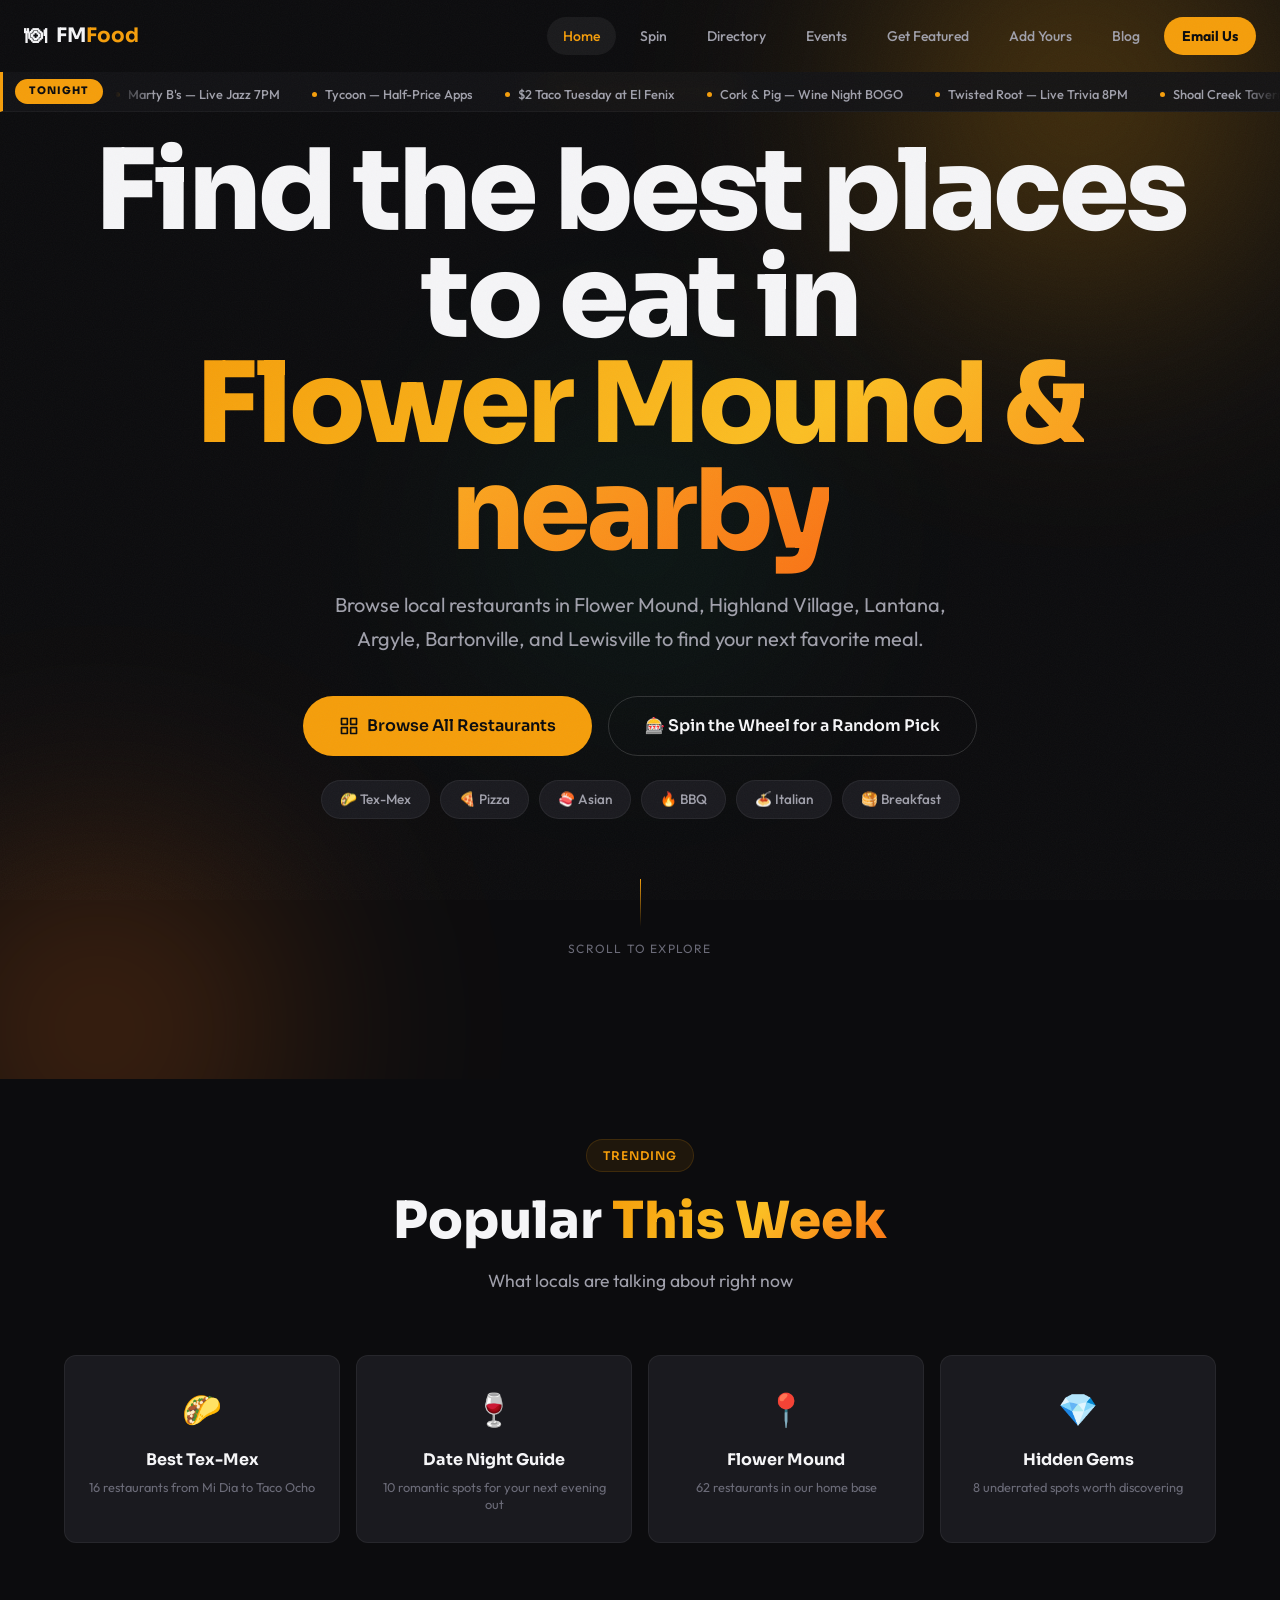
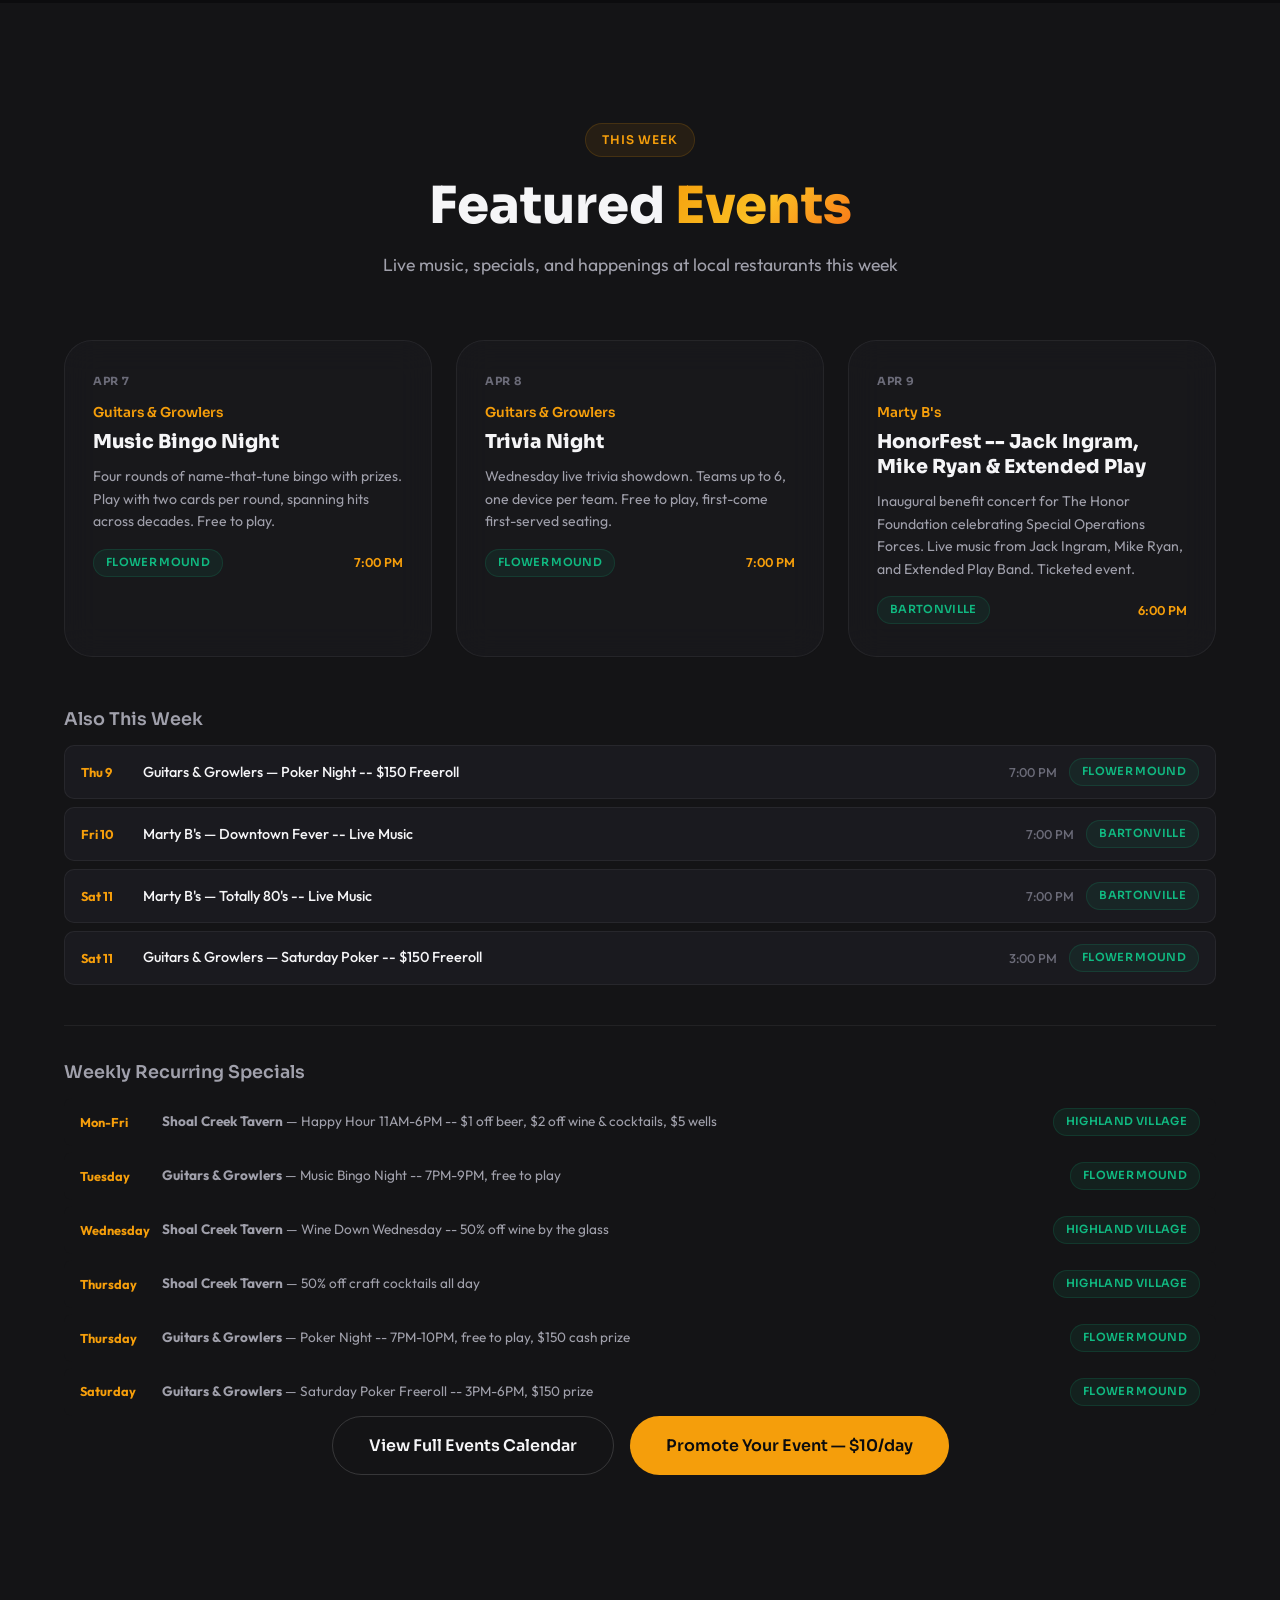
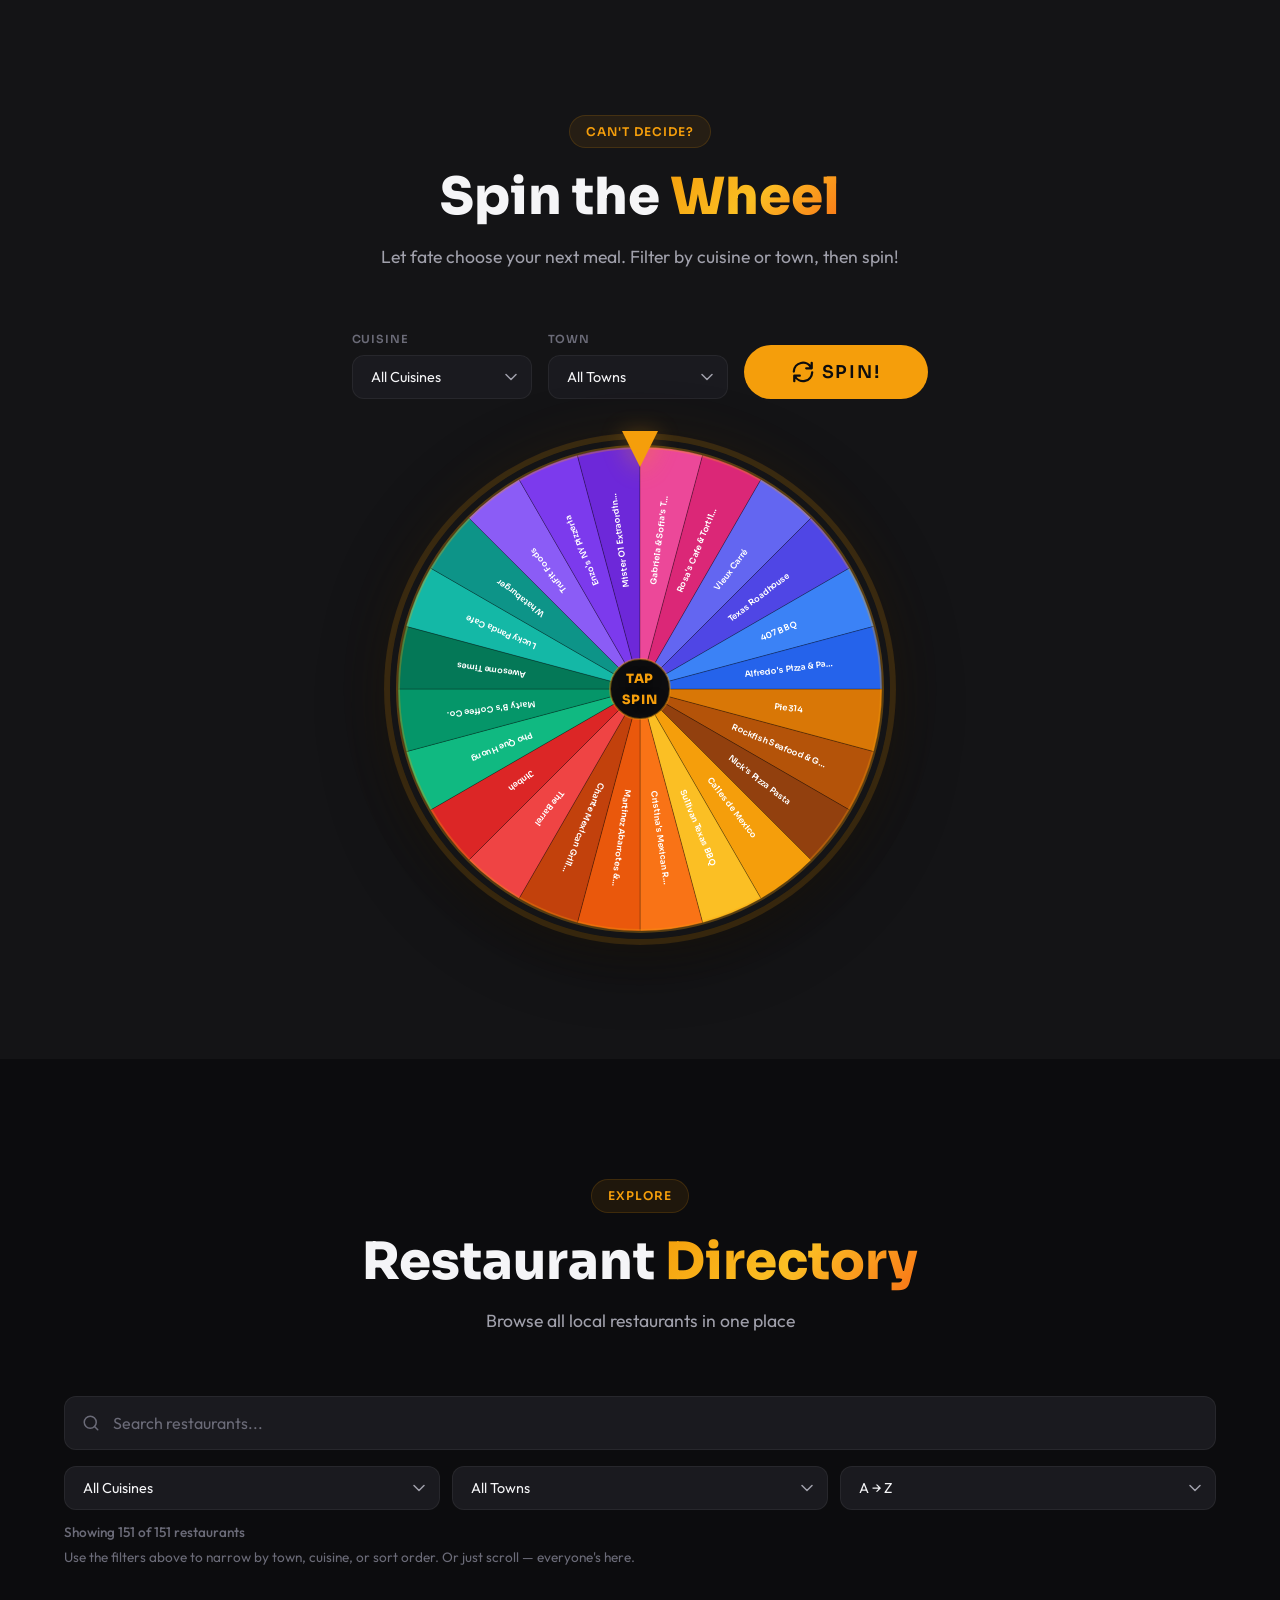
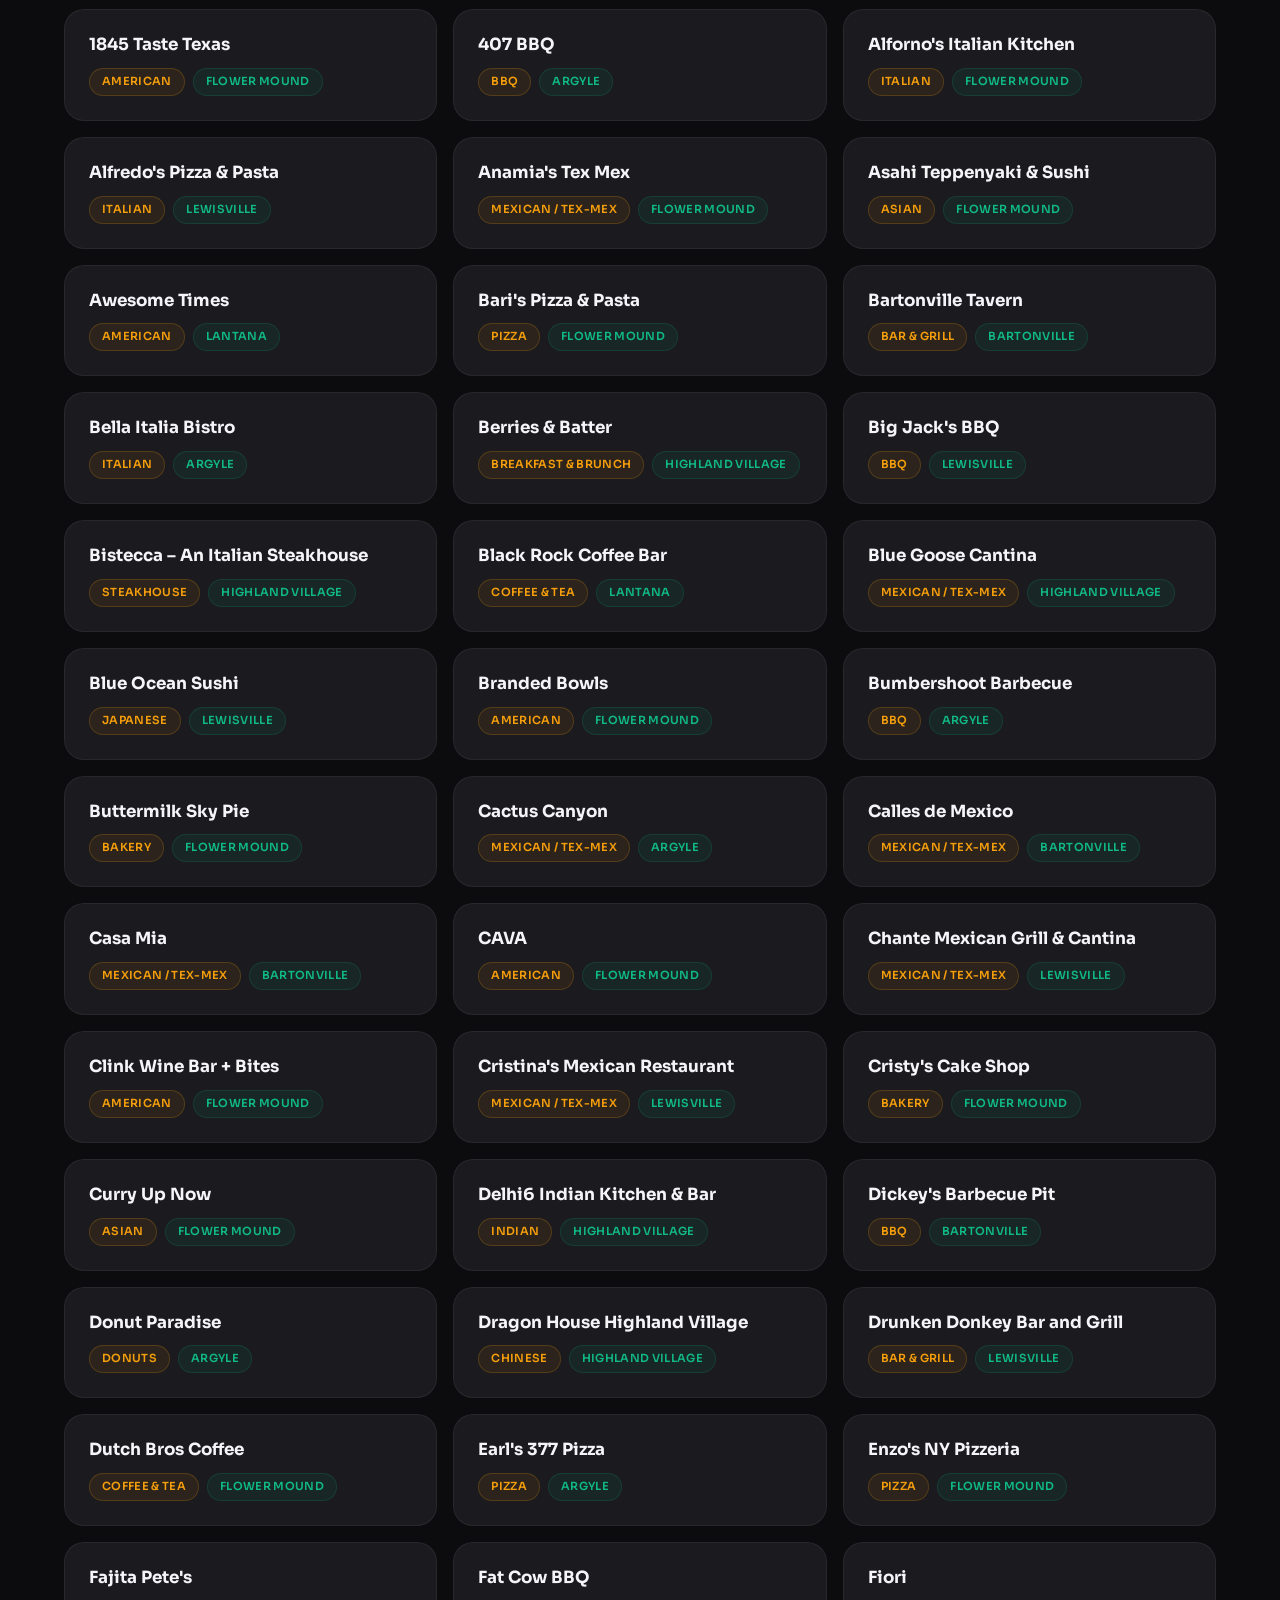
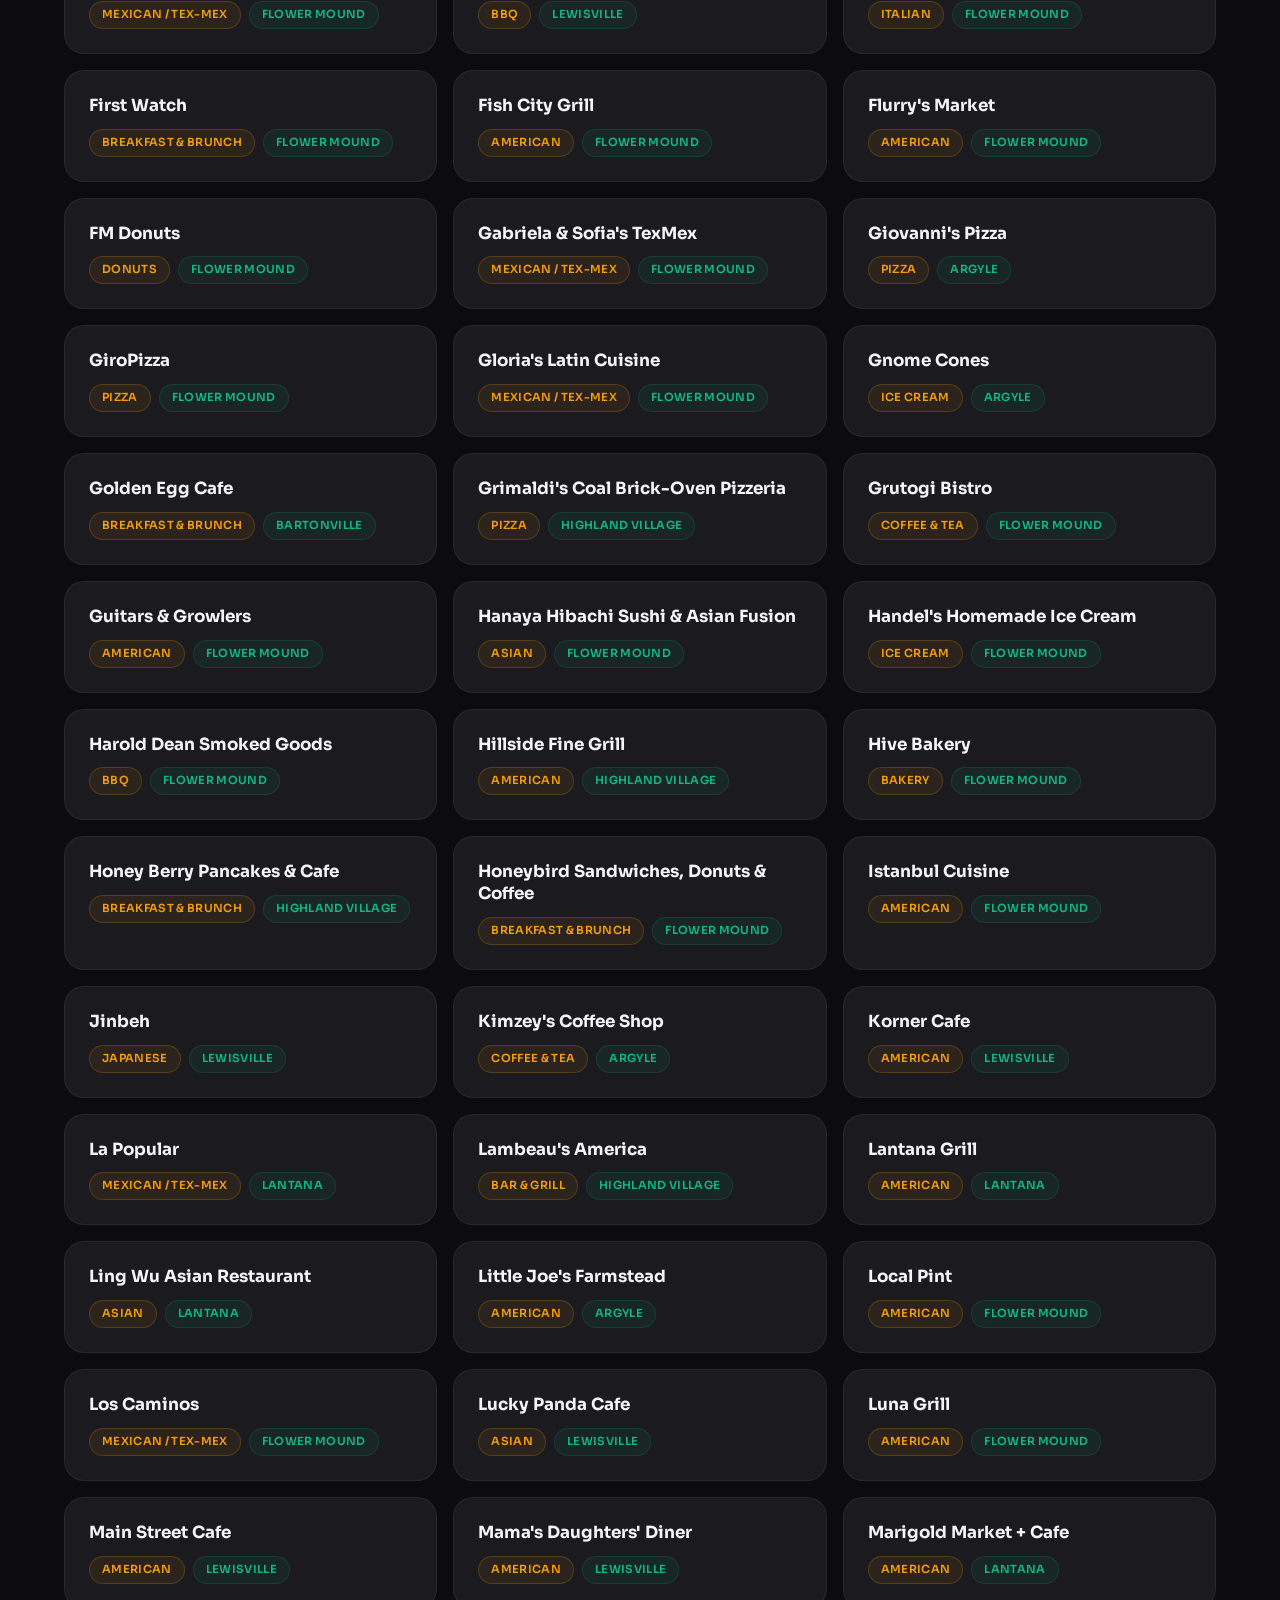
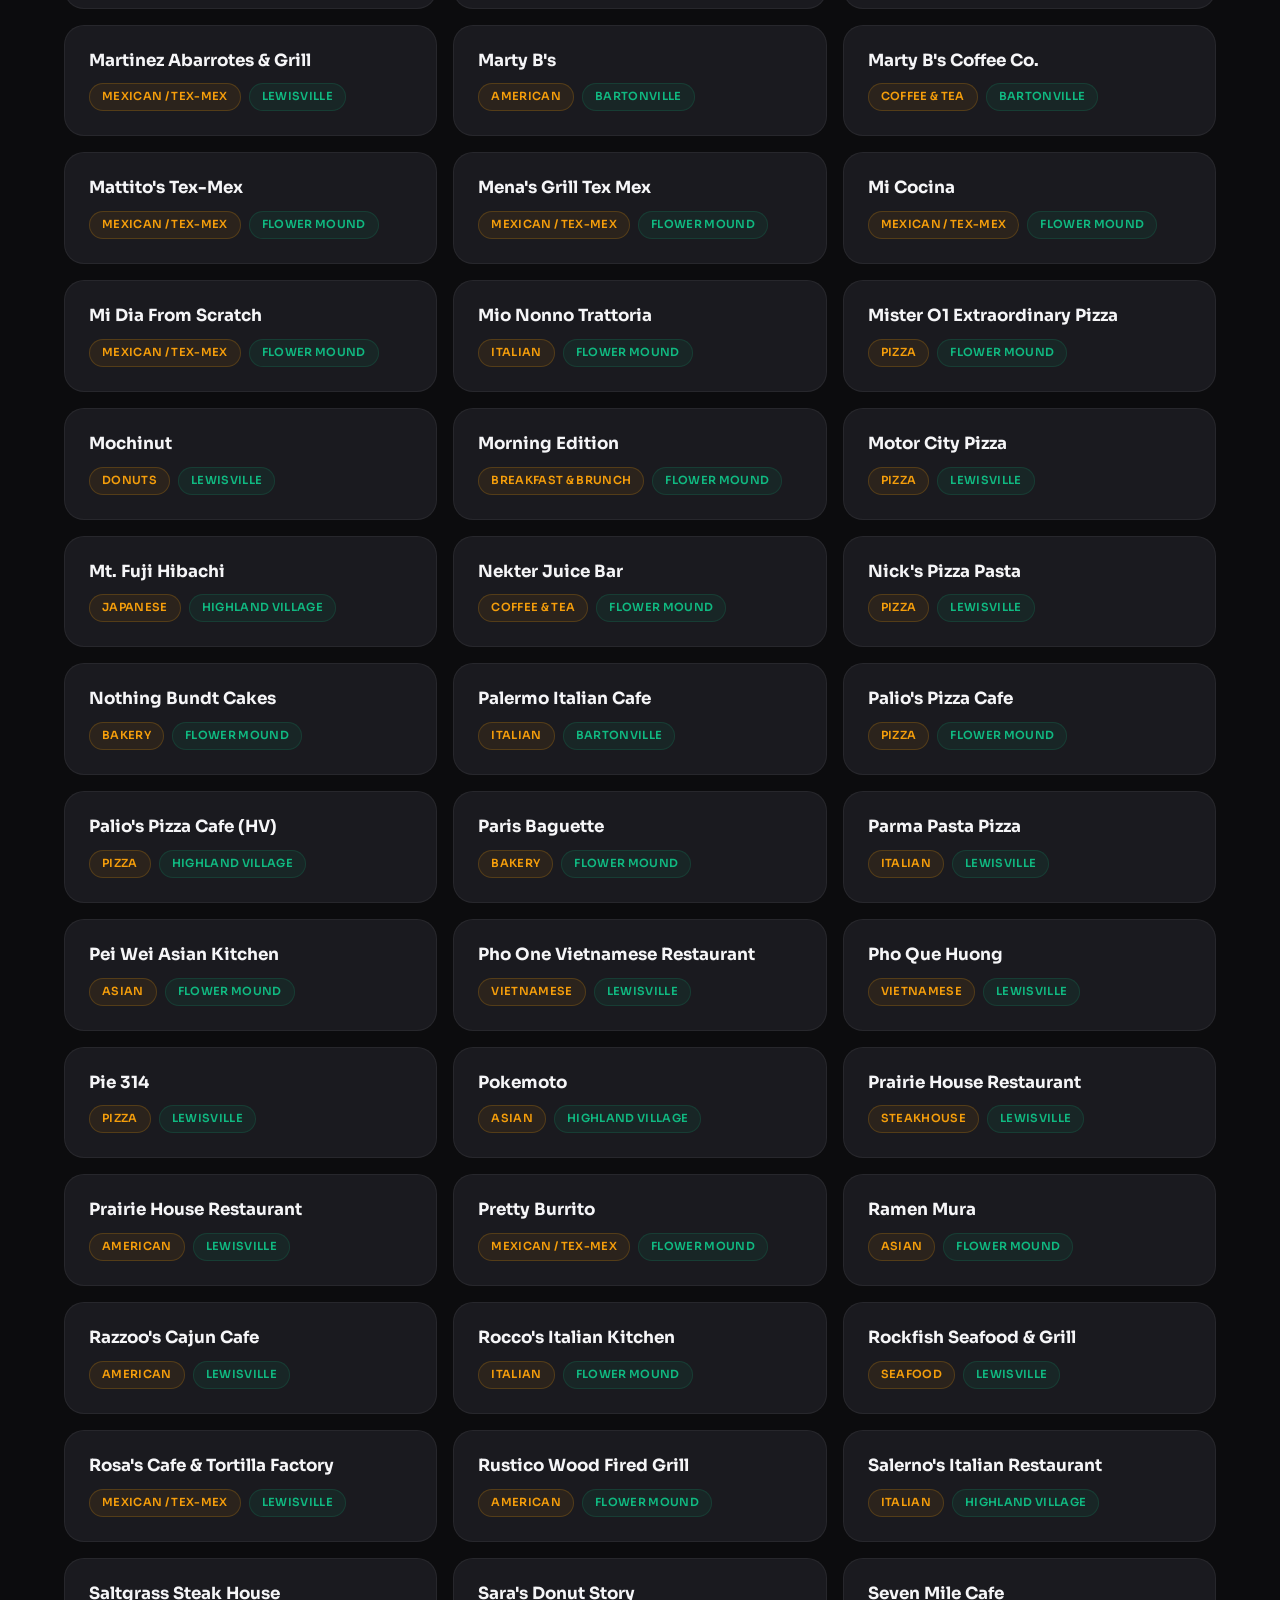
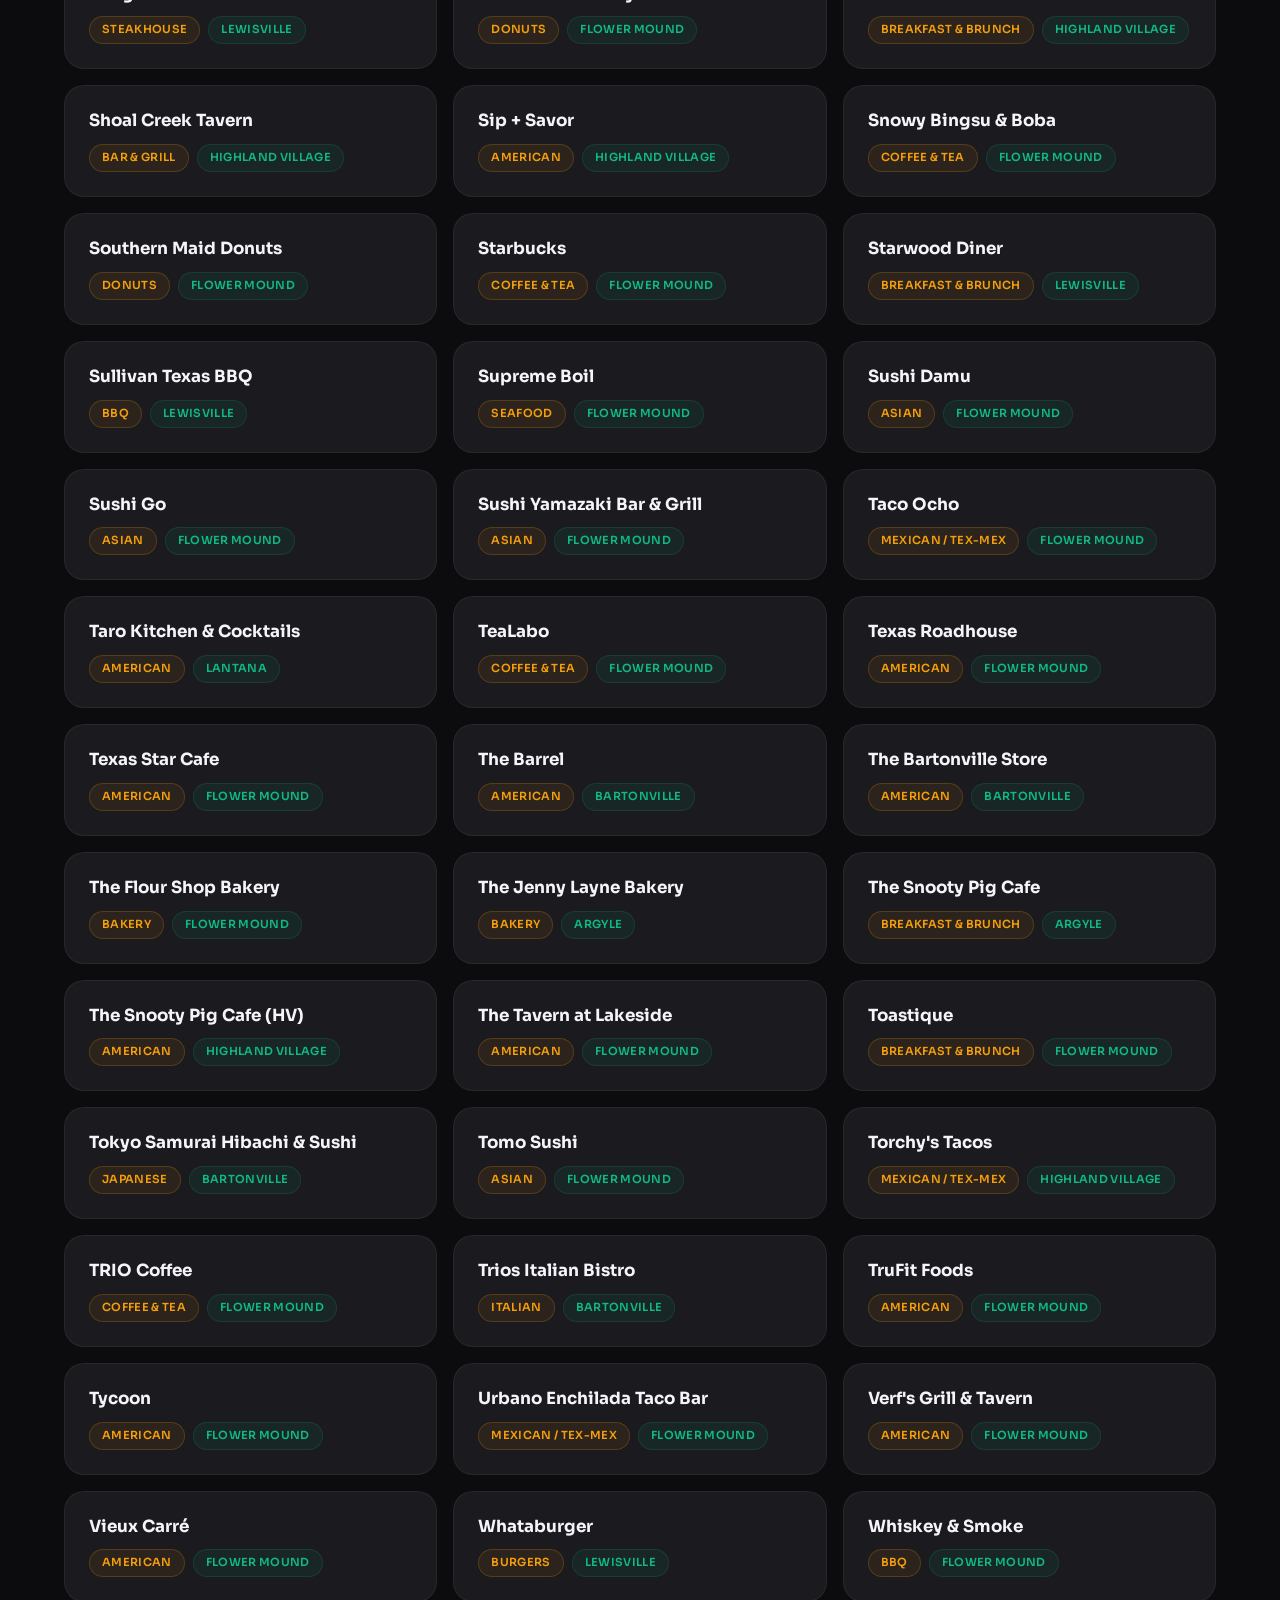
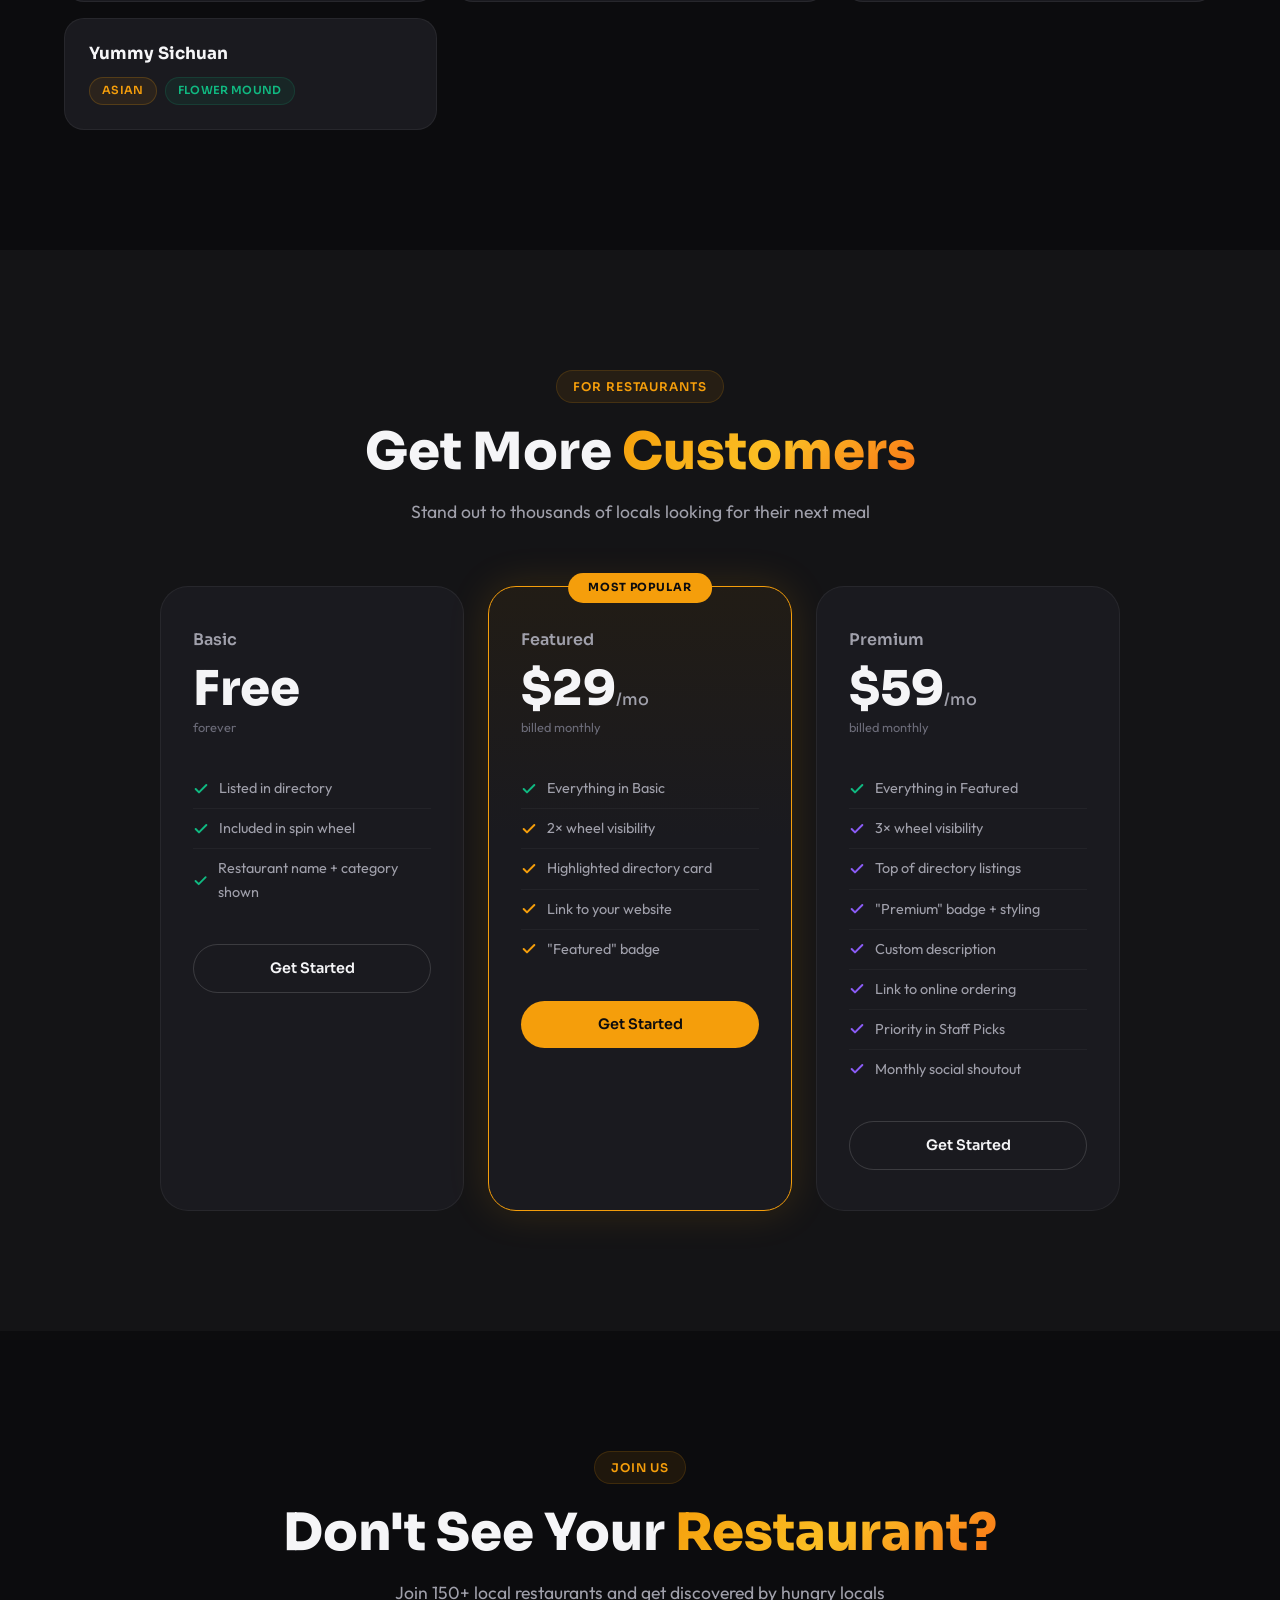
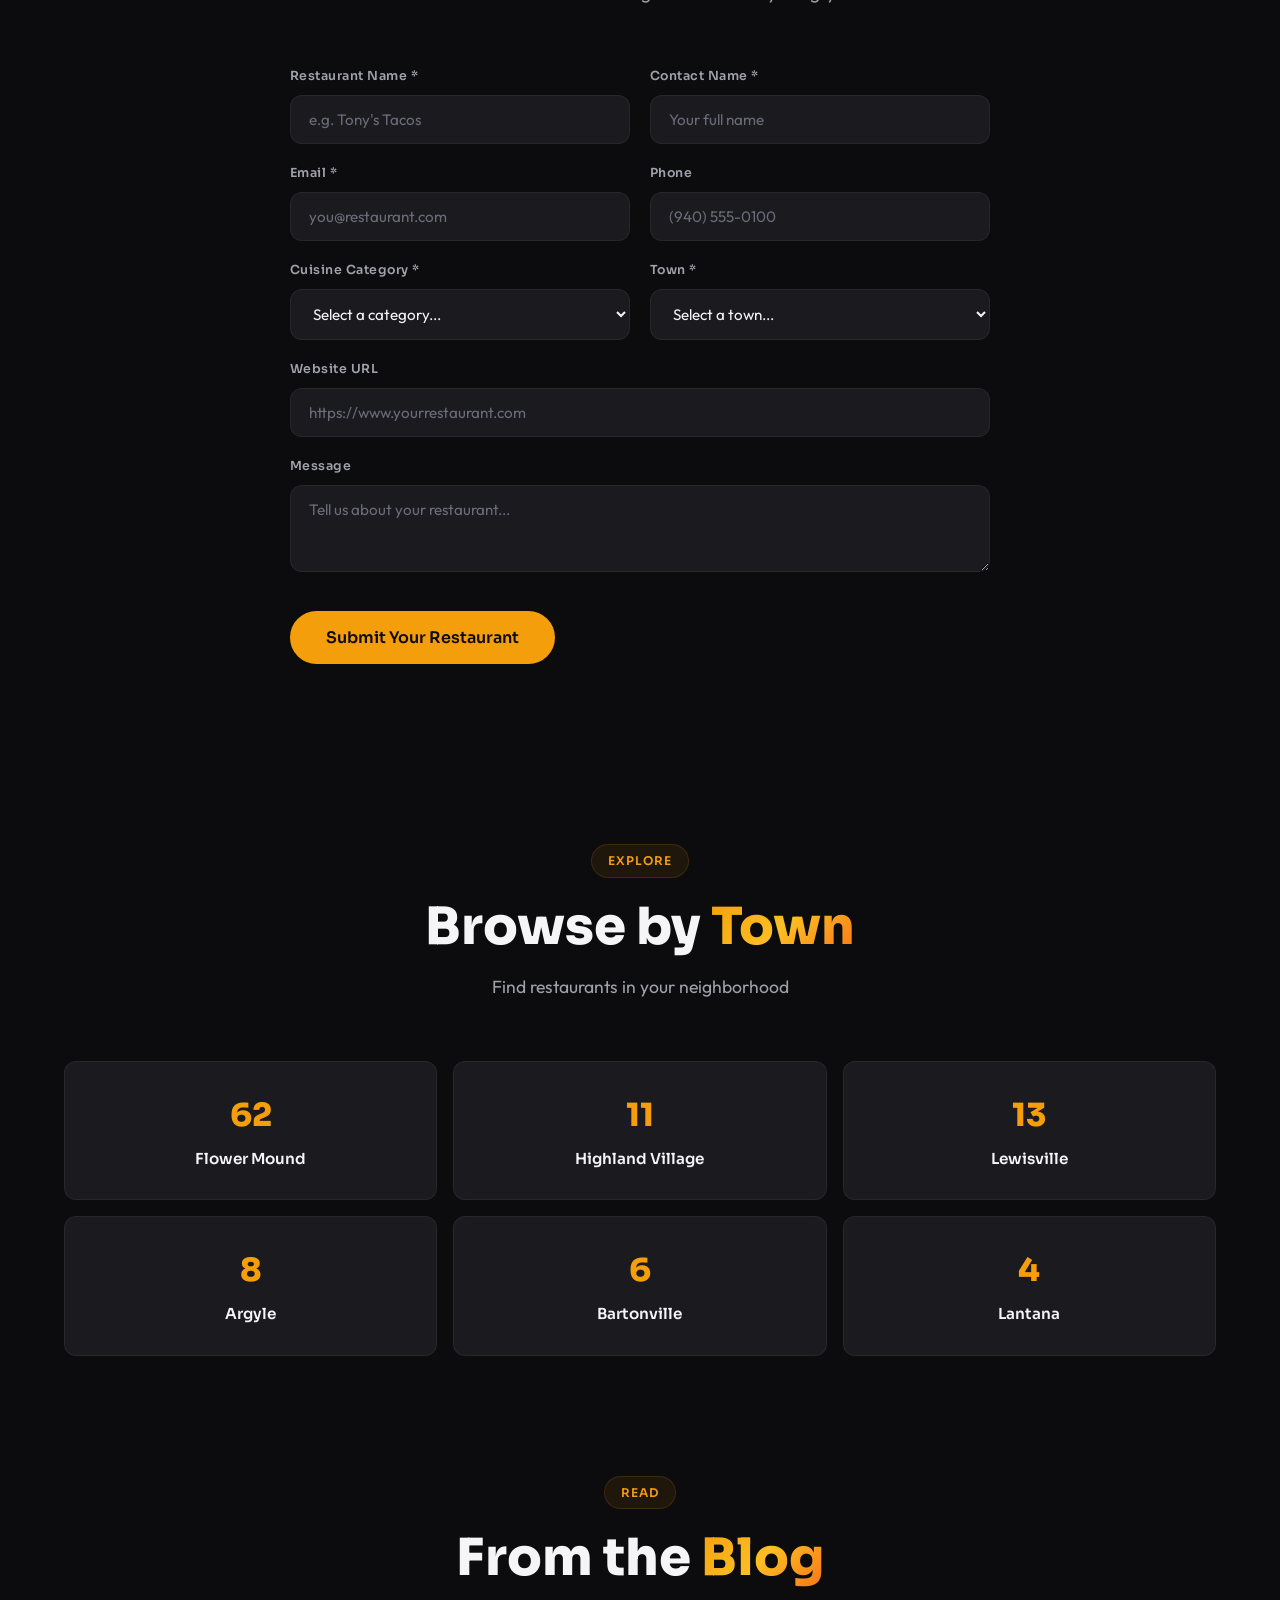
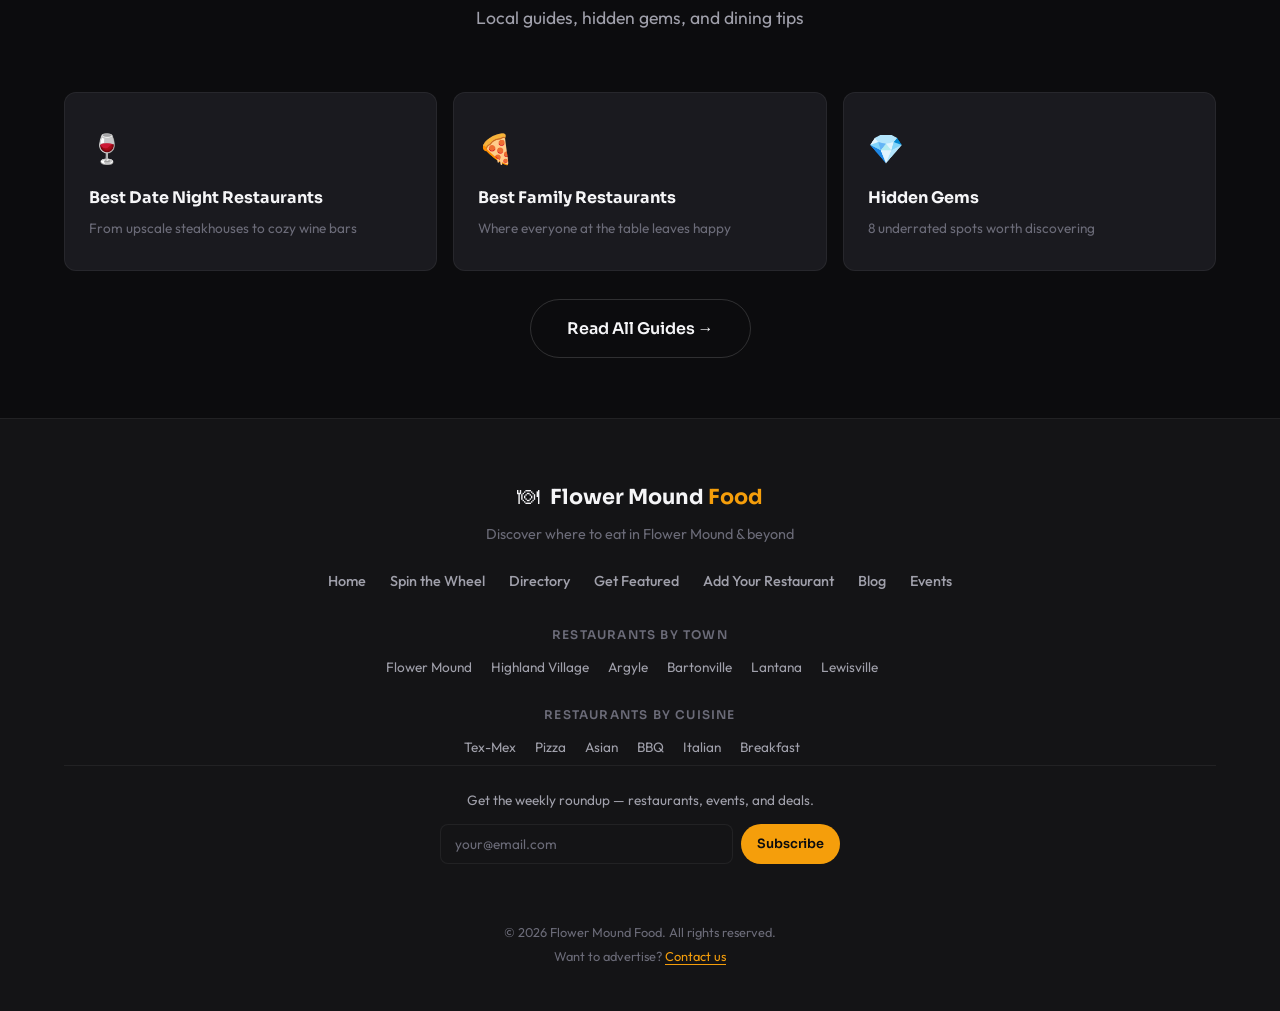
<file: index.html>
<!DOCTYPE html>
<html lang="en">
<head>
  <meta charset="UTF-8">
  <meta name="viewport" content="width=device-width, initial-scale=1.0">
  <!-- Google Analytics -->
  <script async src="https://www.googletagmanager.com/gtag/js?id=G-6RMHL6KV5H"></script>
  <script>
    window.dataLayer = window.dataLayer || [];
    function gtag(){dataLayer.push(arguments);}
    gtag('js', new Date());
    gtag('config', 'G-6RMHL6KV5H');
  </script>
  <title>Find the Best Places to Eat in Flower Mound TX & Nearby | Flower Mound Food</title>
  <meta name="description" content="Your local guide to 150+ restaurants in Flower Mound, Highland Village, Argyle, Bartonville, Lantana & Lewisville TX. Spin the wheel, browse the directory, or read our restaurant guides.">
  <link rel="canonical" href="https://flowermoundfood.com/">
  <meta property="og:title" content="Find the Best Places to Eat in Flower Mound TX & Nearby">
  <meta property="og:description" content="Your local guide to 150+ restaurants in Flower Mound, Highland Village, Argyle, Bartonville, Lantana & Lewisville TX. Spin the wheel or browse the directory.">
  <meta property="og:type" content="website">
  <meta property="og:url" content="https://flowermoundfood.com/">
  <meta property="og:site_name" content="Flower Mound Food">
  <meta name="twitter:card" content="summary_large_image">
  <meta name="twitter:title" content="Find the Best Places to Eat in Flower Mound TX & Nearby">
  <meta name="twitter:description" content="Your local guide to 150+ restaurants in Flower Mound TX & beyond.">
  <link rel="preconnect" href="https://fonts.googleapis.com">
  <link rel="preconnect" href="https://fonts.gstatic.com" crossorigin>
  <link href="https://fonts.googleapis.com/css2?family=Outfit:wght@300;400;500;600;700;800;900&family=Sora:wght@300;400;500;600;700;800&display=swap" rel="stylesheet">
  <link rel="stylesheet" href="./style.css">
</head>
<body>
  <!-- NOISE OVERLAY -->
  <div class="noise-overlay"></div>

  <!-- NAV -->
  <nav id="navbar">
    <div class="nav-inner">
      <a href="#home" class="nav-brand">
        <span class="brand-icon">🍽</span>
        <span class="brand-text">FM<span class="brand-accent">Food</span></span>
      </a>
      <button class="nav-toggle" id="navToggle" aria-label="Toggle menu">
        <span></span><span></span><span></span>
      </button>
      <div class="nav-links" id="navLinks">
        <a href="#home" class="nav-link active">Home</a>
        <a href="#wheel" class="nav-link">Spin</a>
        <a href="#directory" class="nav-link">Directory</a>
        <a href="./events.html" class="nav-link">Events</a>
        <a href="#pricing" class="nav-link">Get Featured</a>
        <a href="#submit" class="nav-link">Add Yours</a>
        <a href="./blog.html" class="nav-link">Blog</a>
        <a href="mailto:flowermoundfood@gmail.com" class="nav-link nav-email-btn">Email Us</a>
      </div>
    </div>
  </nav>

  <!-- EVENTS TICKER -->
  <div class="events-ticker" id="eventsTicker">
    <div class="ticker-badge">TONIGHT</div>
    <div class="ticker-track">
      <div class="ticker-content">
        <span class="ticker-item"><span class="ticker-dot"></span>Marty B's — Live Jazz 7PM</span>
        <span class="ticker-item"><span class="ticker-dot"></span>Tycoon — Half-Price Apps</span>
        <span class="ticker-item"><span class="ticker-dot"></span>$2 Taco Tuesday at El Fenix</span>
        <span class="ticker-item"><span class="ticker-dot"></span>Cork &amp; Pig — Wine Night BOGO</span>
        <span class="ticker-item"><span class="ticker-dot"></span>Twisted Root — Live Trivia 8PM</span>
        <span class="ticker-item"><span class="ticker-dot"></span>Shoal Creek Tavern — Pint Night</span>
        <span class="ticker-item"><span class="ticker-dot"></span>Marty B's — Live Jazz 7PM</span>
        <span class="ticker-item"><span class="ticker-dot"></span>Tycoon — Half-Price Apps</span>
        <span class="ticker-item"><span class="ticker-dot"></span>$2 Taco Tuesday at El Fenix</span>
        <span class="ticker-item"><span class="ticker-dot"></span>Cork &amp; Pig — Wine Night BOGO</span>
        <span class="ticker-item"><span class="ticker-dot"></span>Twisted Root — Live Trivia 8PM</span>
        <span class="ticker-item"><span class="ticker-dot"></span>Shoal Creek Tavern — Pint Night</span>
      </div>
    </div>
  </div>

  <!-- HERO -->
  <section id="home" class="section hero-section">
    <div class="hero-bg">
      <div class="hero-gradient-orb orb-1"></div>
      <div class="hero-gradient-orb orb-2"></div>
      <div class="hero-gradient-orb orb-3"></div>
    </div>
    <div class="container hero-content">
      <div class="reveal">
        <span class="hero-badge">150+ Local Restaurants</span>
      </div>
      <h1 class="hero-title reveal reveal-delay-1">
        Find the best places to eat in<br><span class="text-gradient">Flower Mound &amp; nearby</span>
      </h1>
      <p class="hero-subtitle reveal reveal-delay-2">
        Browse local restaurants in Flower Mound, Highland Village, Lantana, Argyle, Bartonville, and Lewisville to find your next favorite meal.
      </p>
      <div class="hero-ctas reveal reveal-delay-3">
        <a href="#directory" class="btn btn-primary btn-lg">
          <svg width="20" height="20" viewBox="0 0 24 24" fill="none" stroke="currentColor" stroke-width="2" stroke-linecap="round" stroke-linejoin="round"><rect x="3" y="3" width="7" height="7"/><rect x="14" y="3" width="7" height="7"/><rect x="3" y="14" width="7" height="7"/><rect x="14" y="14" width="7" height="7"/></svg>
          Browse All Restaurants
        </a>
        <a href="#wheel" class="btn btn-outline btn-lg">
          🎰 Spin the Wheel for a Random Pick
        </a>
      </div>
      <!-- Quick-Browse Category Pills -->
      <div class="hero-pills reveal reveal-delay-3">
        <a href="./best-mexican.html" class="hero-pill">🌮 Tex-Mex</a>
        <a href="./best-pizza.html" class="hero-pill">🍕 Pizza</a>
        <a href="./best-asian.html" class="hero-pill">🍣 Asian</a>
        <a href="./best-bbq.html" class="hero-pill">🔥 BBQ</a>
        <a href="./best-italian.html" class="hero-pill">🍝 Italian</a>
        <a href="./best-breakfast.html" class="hero-pill">🥞 Breakfast</a>
      </div>
      <div class="hero-scroll-hint reveal reveal-delay-3">
        <div class="scroll-line"></div>
        <span>Scroll to explore</span>
      </div>
    </div>
  </section>

  <!-- POPULAR THIS WEEK -->
  <section class="section popular-section">
    <div class="container">
      <div class="section-header reveal">
        <span class="section-tag">Trending</span>
        <h2 class="section-title">Popular <span class="text-gradient">This Week</span></h2>
        <p class="section-subtitle">What locals are talking about right now</p>
      </div>
      <div class="popular-grid">
        <a href="./best-mexican.html" class="popular-card reveal">
          <span class="popular-emoji">🌮</span>
          <h3>Best Tex-Mex</h3>
          <p>16 restaurants from Mi Dia to Taco Ocho</p>
        </a>
        <a href="./blog.html#best-date-night-restaurants-flower-mound" class="popular-card reveal reveal-delay-1">
          <span class="popular-emoji">🍷</span>
          <h3>Date Night Guide</h3>
          <p>10 romantic spots for your next evening out</p>
        </a>
        <a href="./flower-mound.html" class="popular-card reveal reveal-delay-2">
          <span class="popular-emoji">📍</span>
          <h3>Flower Mound</h3>
          <p>62 restaurants in our home base</p>
        </a>
        <a href="./blog.html#hidden-gems-flower-mound-restaurants" class="popular-card reveal reveal-delay-3">
          <span class="popular-emoji">💎</span>
          <h3>Hidden Gems</h3>
          <p>8 underrated spots worth discovering</p>
        </a>
      </div>
    </div>
  </section>

  <!-- THIS WEEK'S FEATURED EVENTS -->
  <section class="section events-spotlight-section">
    <div class="container">
      <div class="section-header reveal">
        <span class="section-tag">This Week</span>
        <h2 class="section-title">Featured <span class="text-gradient">Events</span></h2>
        <p class="section-subtitle">Live music, specials, and happenings at local restaurants this week</p>
      </div>

      <div class="spotlight-grid" id="featuredEventsGrid">
        <!-- Populated by featured-events.js -->
      </div>

      <div class="weekly-specials reveal" id="weeklySpecials">
        <!-- Populated by featured-events.js -->
      </div>

      <div class="spotlight-actions reveal">
        <a href="./events.html" class="btn btn-outline btn-lg">View Full Events Calendar</a>
        <a href="./events.html#promote" class="btn btn-primary btn-lg">Promote Your Event — $10/day</a>
      </div>
    </div>
  </section>

  <!-- SPIN WHEEL -->
  <section id="wheel" class="section wheel-section">
    <div class="container">
      <div class="section-header reveal">
        <span class="section-tag">Can't Decide?</span>
        <h2 class="section-title">Spin the <span class="text-gradient">Wheel</span></h2>
        <p class="section-subtitle">Let fate choose your next meal. Filter by cuisine or town, then spin!</p>
      </div>

      <div class="wheel-layout">
        <div class="wheel-filters reveal">
          <div class="filter-group">
            <label class="filter-label">Cuisine</label>
            <select id="wheelCuisineFilter" class="filter-select">
              <option value="all">All Cuisines</option>
            </select>
          </div>
          <div class="filter-group">
            <label class="filter-label">Town</label>
            <select id="wheelTownFilter" class="filter-select">
              <option value="all">All Towns</option>
            </select>
          </div>
          <button id="spinBtn" class="btn btn-primary btn-lg spin-trigger-btn">
            <svg width="22" height="22" viewBox="0 0 24 24" fill="none" stroke="currentColor" stroke-width="2.5" stroke-linecap="round" stroke-linejoin="round"><path d="M21.5 2v6h-6M2.5 22v-6h6M2 11.5a10 10 0 0 1 18.8-4.3M22 12.5a10 10 0 0 1-18.8 4.2"/></svg>
            SPIN!
          </button>
        </div>

        <div class="wheel-stage reveal">
          <div class="wheel-pointer"></div>
          <div class="wheel-container" id="wheelContainer">
            <canvas id="wheelCanvas" width="500" height="500"></canvas>
          </div>
          <div class="wheel-center-label">TAP<br>SPIN</div>
        </div>
      </div>
    </div>

    <!-- Winner Modal -->
    <div class="modal-overlay" id="winnerModal">
      <div class="modal-card">
        <button class="modal-close" id="modalClose">&times;</button>
        <div class="modal-confetti"></div>
        <span class="modal-tag">Your Next Meal</span>
        <h3 class="modal-title" id="winnerName"></h3>
        <div class="modal-badges">
          <span class="badge badge-category" id="winnerCategory"></span>
          <span class="badge badge-town" id="winnerTown"></span>
        </div>
        <div class="modal-actions">
          <button class="btn btn-primary" id="spinAgainBtn">Spin Again</button>
          <button class="btn btn-outline" id="modalCloseBtn">Close</button>
        </div>
      </div>
    </div>
  </section>

  <!-- DIRECTORY -->
  <section id="directory" class="section directory-section">
    <div class="container">
      <div class="section-header reveal">
        <span class="section-tag">Explore</span>
        <h2 class="section-title">Restaurant <span class="text-gradient">Directory</span></h2>
        <p class="section-subtitle">Browse all local restaurants in one place</p>
      </div>

      <div class="directory-controls reveal">
        <div class="search-box">
          <svg class="search-icon" width="18" height="18" viewBox="0 0 24 24" fill="none" stroke="currentColor" stroke-width="2" stroke-linecap="round" stroke-linejoin="round"><circle cx="11" cy="11" r="8"/><path d="m21 21-4.3-4.3"/></svg>
          <input type="text" id="searchInput" placeholder="Search restaurants..." class="search-input">
        </div>
        <div class="filter-row">
          <select id="dirCuisineFilter" class="filter-select">
            <option value="all">All Cuisines</option>
          </select>
          <select id="dirTownFilter" class="filter-select">
            <option value="all">All Towns</option>
          </select>
          <select id="dirSortFilter" class="filter-select">
            <option value="alpha">A → Z</option>
            <option value="town">By Town</option>
            <option value="category">By Category</option>
          </select>
        </div>
        <div class="results-count" id="resultsCount">Showing 0 of 0 restaurants</div>
        <p class="directory-hint">Use the filters above to narrow by town, cuisine, or sort order. Or just scroll — everyone's here.</p>
      </div>

      <div class="directory-grid" id="directoryGrid">
        <!-- Cards injected by JS -->
      </div>
    </div>
  </section>

  <!-- PRICING -->
  <section id="pricing" class="section pricing-section">
    <div class="container">
      <div class="section-header reveal">
        <span class="section-tag">For Restaurants</span>
        <h2 class="section-title">Get More <span class="text-gradient">Customers</span></h2>
        <p class="section-subtitle">Stand out to thousands of locals looking for their next meal</p>
      </div>

      <div class="pricing-grid">
        <!-- Basic -->
        <div class="pricing-card reveal">
          <div class="pricing-tier">Basic</div>
          <div class="pricing-price">Free</div>
          <div class="pricing-period">forever</div>
          <ul class="pricing-features">
            <li><svg width="16" height="16" viewBox="0 0 24 24" fill="none" stroke="#10B981" stroke-width="3" stroke-linecap="round" stroke-linejoin="round"><path d="M20 6 9 17l-5-5"/></svg> Listed in directory</li>
            <li><svg width="16" height="16" viewBox="0 0 24 24" fill="none" stroke="#10B981" stroke-width="3" stroke-linecap="round" stroke-linejoin="round"><path d="M20 6 9 17l-5-5"/></svg> Included in spin wheel</li>
            <li><svg width="16" height="16" viewBox="0 0 24 24" fill="none" stroke="#10B981" stroke-width="3" stroke-linecap="round" stroke-linejoin="round"><path d="M20 6 9 17l-5-5"/></svg> Restaurant name + category shown</li>
          </ul>
          <a href="mailto:flowermoundfood@gmail.com?subject=Interested%20in%20Basic%20plan%20for%20%5BMy%20Restaurant%5D" class="btn btn-outline btn-block">Get Started</a>
        </div>

        <!-- Featured -->
        <div class="pricing-card pricing-card-featured reveal reveal-delay-1">
          <div class="popular-badge">Most Popular</div>
          <div class="pricing-tier">Featured</div>
          <div class="pricing-price">$29<span class="pricing-unit">/mo</span></div>
          <div class="pricing-period">billed monthly</div>
          <ul class="pricing-features">
            <li><svg width="16" height="16" viewBox="0 0 24 24" fill="none" stroke="#10B981" stroke-width="3" stroke-linecap="round" stroke-linejoin="round"><path d="M20 6 9 17l-5-5"/></svg> Everything in Basic</li>
            <li><svg width="16" height="16" viewBox="0 0 24 24" fill="none" stroke="#F59E0B" stroke-width="3" stroke-linecap="round" stroke-linejoin="round"><path d="M20 6 9 17l-5-5"/></svg> 2× wheel visibility</li>
            <li><svg width="16" height="16" viewBox="0 0 24 24" fill="none" stroke="#F59E0B" stroke-width="3" stroke-linecap="round" stroke-linejoin="round"><path d="M20 6 9 17l-5-5"/></svg> Highlighted directory card</li>
            <li><svg width="16" height="16" viewBox="0 0 24 24" fill="none" stroke="#F59E0B" stroke-width="3" stroke-linecap="round" stroke-linejoin="round"><path d="M20 6 9 17l-5-5"/></svg> Link to your website</li>
            <li><svg width="16" height="16" viewBox="0 0 24 24" fill="none" stroke="#F59E0B" stroke-width="3" stroke-linecap="round" stroke-linejoin="round"><path d="M20 6 9 17l-5-5"/></svg> "Featured" badge</li>
          </ul>
          <a href="https://buy.stripe.com/eVq5kDbb83NNcH53Xc1ZS00" target="_blank" rel="noopener noreferrer" class="btn btn-primary btn-block">Get Started</a>
        </div>

        <!-- Premium -->
        <div class="pricing-card reveal reveal-delay-2">
          <div class="pricing-tier">Premium</div>
          <div class="pricing-price">$59<span class="pricing-unit">/mo</span></div>
          <div class="pricing-period">billed monthly</div>
          <ul class="pricing-features">
            <li><svg width="16" height="16" viewBox="0 0 24 24" fill="none" stroke="#10B981" stroke-width="3" stroke-linecap="round" stroke-linejoin="round"><path d="M20 6 9 17l-5-5"/></svg> Everything in Featured</li>
            <li><svg width="16" height="16" viewBox="0 0 24 24" fill="none" stroke="#8B5CF6" stroke-width="3" stroke-linecap="round" stroke-linejoin="round"><path d="M20 6 9 17l-5-5"/></svg> 3× wheel visibility</li>
            <li><svg width="16" height="16" viewBox="0 0 24 24" fill="none" stroke="#8B5CF6" stroke-width="3" stroke-linecap="round" stroke-linejoin="round"><path d="M20 6 9 17l-5-5"/></svg> Top of directory listings</li>
            <li><svg width="16" height="16" viewBox="0 0 24 24" fill="none" stroke="#8B5CF6" stroke-width="3" stroke-linecap="round" stroke-linejoin="round"><path d="M20 6 9 17l-5-5"/></svg> "Premium" badge + styling</li>
            <li><svg width="16" height="16" viewBox="0 0 24 24" fill="none" stroke="#8B5CF6" stroke-width="3" stroke-linecap="round" stroke-linejoin="round"><path d="M20 6 9 17l-5-5"/></svg> Custom description</li>
            <li><svg width="16" height="16" viewBox="0 0 24 24" fill="none" stroke="#8B5CF6" stroke-width="3" stroke-linecap="round" stroke-linejoin="round"><path d="M20 6 9 17l-5-5"/></svg> Link to online ordering</li>
            <li><svg width="16" height="16" viewBox="0 0 24 24" fill="none" stroke="#8B5CF6" stroke-width="3" stroke-linecap="round" stroke-linejoin="round"><path d="M20 6 9 17l-5-5"/></svg> Priority in Staff Picks</li>
            <li><svg width="16" height="16" viewBox="0 0 24 24" fill="none" stroke="#8B5CF6" stroke-width="3" stroke-linecap="round" stroke-linejoin="round"><path d="M20 6 9 17l-5-5"/></svg> Monthly social shoutout</li>
          </ul>
          <a href="https://buy.stripe.com/14A8wP4MKesr22r0L01ZS02" target="_blank" rel="noopener noreferrer" class="btn btn-outline btn-block">Get Started</a>
        </div>
      </div>
    </div>
  </section>

  <!-- SUBMIT -->
  <section id="submit" class="section submit-section">
    <div class="container">
      <div class="section-header reveal">
        <span class="section-tag">Join Us</span>
        <h2 class="section-title">Don't See Your <span class="text-gradient">Restaurant?</span></h2>
        <p class="section-subtitle">Join 150+ local restaurants and get discovered by hungry locals</p>
      </div>

      <form class="submit-form reveal" id="submitForm">
        <div class="form-grid">
          <div class="form-group">
            <label class="form-label">Restaurant Name *</label>
            <input type="text" name="restaurant" required class="form-input" placeholder="e.g. Tony's Tacos">
          </div>
          <div class="form-group">
            <label class="form-label">Contact Name *</label>
            <input type="text" name="contact" required class="form-input" placeholder="Your full name">
          </div>
          <div class="form-group">
            <label class="form-label">Email *</label>
            <input type="email" name="email" required class="form-input" placeholder="you@restaurant.com">
          </div>
          <div class="form-group">
            <label class="form-label">Phone</label>
            <input type="tel" name="phone" class="form-input" placeholder="(940) 555-0100">
          </div>
          <div class="form-group">
            <label class="form-label">Cuisine Category *</label>
            <select name="cuisine" required class="form-input" id="submitCuisine">
              <option value="">Select a category...</option>
            </select>
          </div>
          <div class="form-group">
            <label class="form-label">Town *</label>
            <select name="town" required class="form-input" id="submitTown">
              <option value="">Select a town...</option>
            </select>
          </div>
          <div class="form-group form-group-full">
            <label class="form-label">Website URL</label>
            <input type="url" name="website" class="form-input" placeholder="https://www.yourrestaurant.com">
          </div>
          <div class="form-group form-group-full">
            <label class="form-label">Message</label>
            <textarea name="message" class="form-input form-textarea" rows="3" placeholder="Tell us about your restaurant..."></textarea>
          </div>
        </div>
        <button type="submit" class="btn btn-primary btn-lg">Submit Your Restaurant</button>
      </form>
    </div>
  </section>

  <!-- EXPLORE BY TOWN -->
  <section class="section explore-towns-section">
    <div class="container">
      <div class="section-header reveal">
        <span class="section-tag">Explore</span>
        <h2 class="section-title">Browse by <span class="text-gradient">Town</span></h2>
        <p class="section-subtitle">Find restaurants in your neighborhood</p>
      </div>
      <div class="town-grid">
        <a href="./flower-mound.html" class="town-card reveal">
          <span class="town-count">62</span>
          <h3>Flower Mound</h3>
        </a>
        <a href="./highland-village.html" class="town-card reveal reveal-delay-1">
          <span class="town-count">11</span>
          <h3>Highland Village</h3>
        </a>
        <a href="./lewisville.html" class="town-card reveal reveal-delay-1">
          <span class="town-count">13</span>
          <h3>Lewisville</h3>
        </a>
        <a href="./argyle.html" class="town-card reveal reveal-delay-2">
          <span class="town-count">8</span>
          <h3>Argyle</h3>
        </a>
        <a href="./bartonville.html" class="town-card reveal reveal-delay-2">
          <span class="town-count">6</span>
          <h3>Bartonville</h3>
        </a>
        <a href="./lantana.html" class="town-card reveal reveal-delay-3">
          <span class="town-count">4</span>
          <h3>Lantana</h3>
        </a>
      </div>
    </div>
  </section>

  <!-- FROM THE BLOG -->
  <section class="section blog-cta-section">
    <div class="container">
      <div class="section-header reveal">
        <span class="section-tag">Read</span>
        <h2 class="section-title">From the <span class="text-gradient">Blog</span></h2>
        <p class="section-subtitle">Local guides, hidden gems, and dining tips</p>
      </div>
      <div class="blog-cta-grid">
        <a href="./blog.html#best-date-night-restaurants-flower-mound" class="blog-cta-card reveal">
          <span class="blog-cta-emoji">🍷</span>
          <h3>Best Date Night Restaurants</h3>
          <p>From upscale steakhouses to cozy wine bars</p>
        </a>
        <a href="./blog.html#best-family-restaurants-flower-mound" class="blog-cta-card reveal reveal-delay-1">
          <span class="blog-cta-emoji">🍕</span>
          <h3>Best Family Restaurants</h3>
          <p>Where everyone at the table leaves happy</p>
        </a>
        <a href="./blog.html#hidden-gems-flower-mound-restaurants" class="blog-cta-card reveal reveal-delay-2">
          <span class="blog-cta-emoji">💎</span>
          <h3>Hidden Gems</h3>
          <p>8 underrated spots worth discovering</p>
        </a>
      </div>
      <div class="blog-cta-action reveal">
        <a href="./blog.html" class="btn btn-outline btn-lg">Read All Guides →</a>
      </div>
    </div>
  </section>

  <!-- FOOTER -->
  <footer class="footer">
    <div class="container">
      <div class="footer-inner">
        <div class="footer-brand">
          <span class="brand-icon">🍽</span>
          <span class="brand-text">Flower Mound <span class="brand-accent">Food</span></span>
          <p class="footer-tagline">Discover where to eat in Flower Mound &amp; beyond</p>
        </div>
        <div class="footer-links">
          <a href="#home">Home</a>
          <a href="#wheel">Spin the Wheel</a>
          <a href="#directory">Directory</a>
          <a href="#pricing">Get Featured</a>
          <a href="#submit">Add Your Restaurant</a>
          <a href="./blog.html">Blog</a>
          <a href="./events.html">Events</a>
        </div>
        <div class="footer-towns">
          <p class="footer-section-label">Restaurants by Town</p>
          <a href="./flower-mound.html">Flower Mound</a>
          <a href="./highland-village.html">Highland Village</a>
          <a href="./argyle.html">Argyle</a>
          <a href="./bartonville.html">Bartonville</a>
          <a href="./lantana.html">Lantana</a>
          <a href="./lewisville.html">Lewisville</a>
        </div>
        <div class="footer-cuisines">
          <p class="footer-section-label">Restaurants by Cuisine</p>
          <a href="./best-mexican.html">Tex-Mex</a>
          <a href="./best-pizza.html">Pizza</a>
          <a href="./best-asian.html">Asian</a>
          <a href="./best-bbq.html">BBQ</a>
          <a href="./best-italian.html">Italian</a>
          <a href="./best-breakfast.html">Breakfast</a>
        </div>
        <div class="footer-bottom">
          <p>&copy; 2026 Flower Mound Food. All rights reserved.</p>
          <p>Want to advertise? <a href="mailto:flowermoundfood@gmail.com?subject=Advertising%20Inquiry%20-%20Flower%20Mound%20Food">Contact us</a></p>
        </div>
      </div>
    </div>
  </footer>

  <script src="./featured-events.js"></script>
  <script src="./app.js"></script>
  <script src="./email-capture.js"></script>
  <script type="application/ld+json">
  {
    "@context": "https://schema.org",
    "@type": "WebSite",
    "name": "Flower Mound Food",
    "url": "https://flowermoundfood.com",
    "description": "Your local guide to 150+ restaurants in Flower Mound, Highland Village, Argyle, Bartonville, Lantana & Lewisville TX.",
    "potentialAction": {
      "@type": "SearchAction",
      "target": "https://flowermoundfood.com/#directory?q={search_term_string}",
      "query-input": "required name=search_term_string"
    }
  }
  </script>
  <script type="application/ld+json">
  {
    "@context": "https://schema.org",
    "@type": "LocalBusiness",
    "name": "Flower Mound Food",
    "url": "https://flowermoundfood.com",
    "description": "Local restaurant discovery platform covering Flower Mound, Highland Village, Argyle, Bartonville, Lantana & Lewisville, Texas.",
    "email": "flowermoundfood@gmail.com",
    "areaServed": [
      {"@type": "City", "name": "Flower Mound", "addressRegion": "TX"},
      {"@type": "City", "name": "Highland Village", "addressRegion": "TX"},
      {"@type": "City", "name": "Argyle", "addressRegion": "TX"},
      {"@type": "City", "name": "Bartonville", "addressRegion": "TX"},
      {"@type": "City", "name": "Lantana", "addressRegion": "TX"},
      {"@type": "City", "name": "Lewisville", "addressRegion": "TX"}
    ]
  }
  </script>
</body>
</html>
</file>
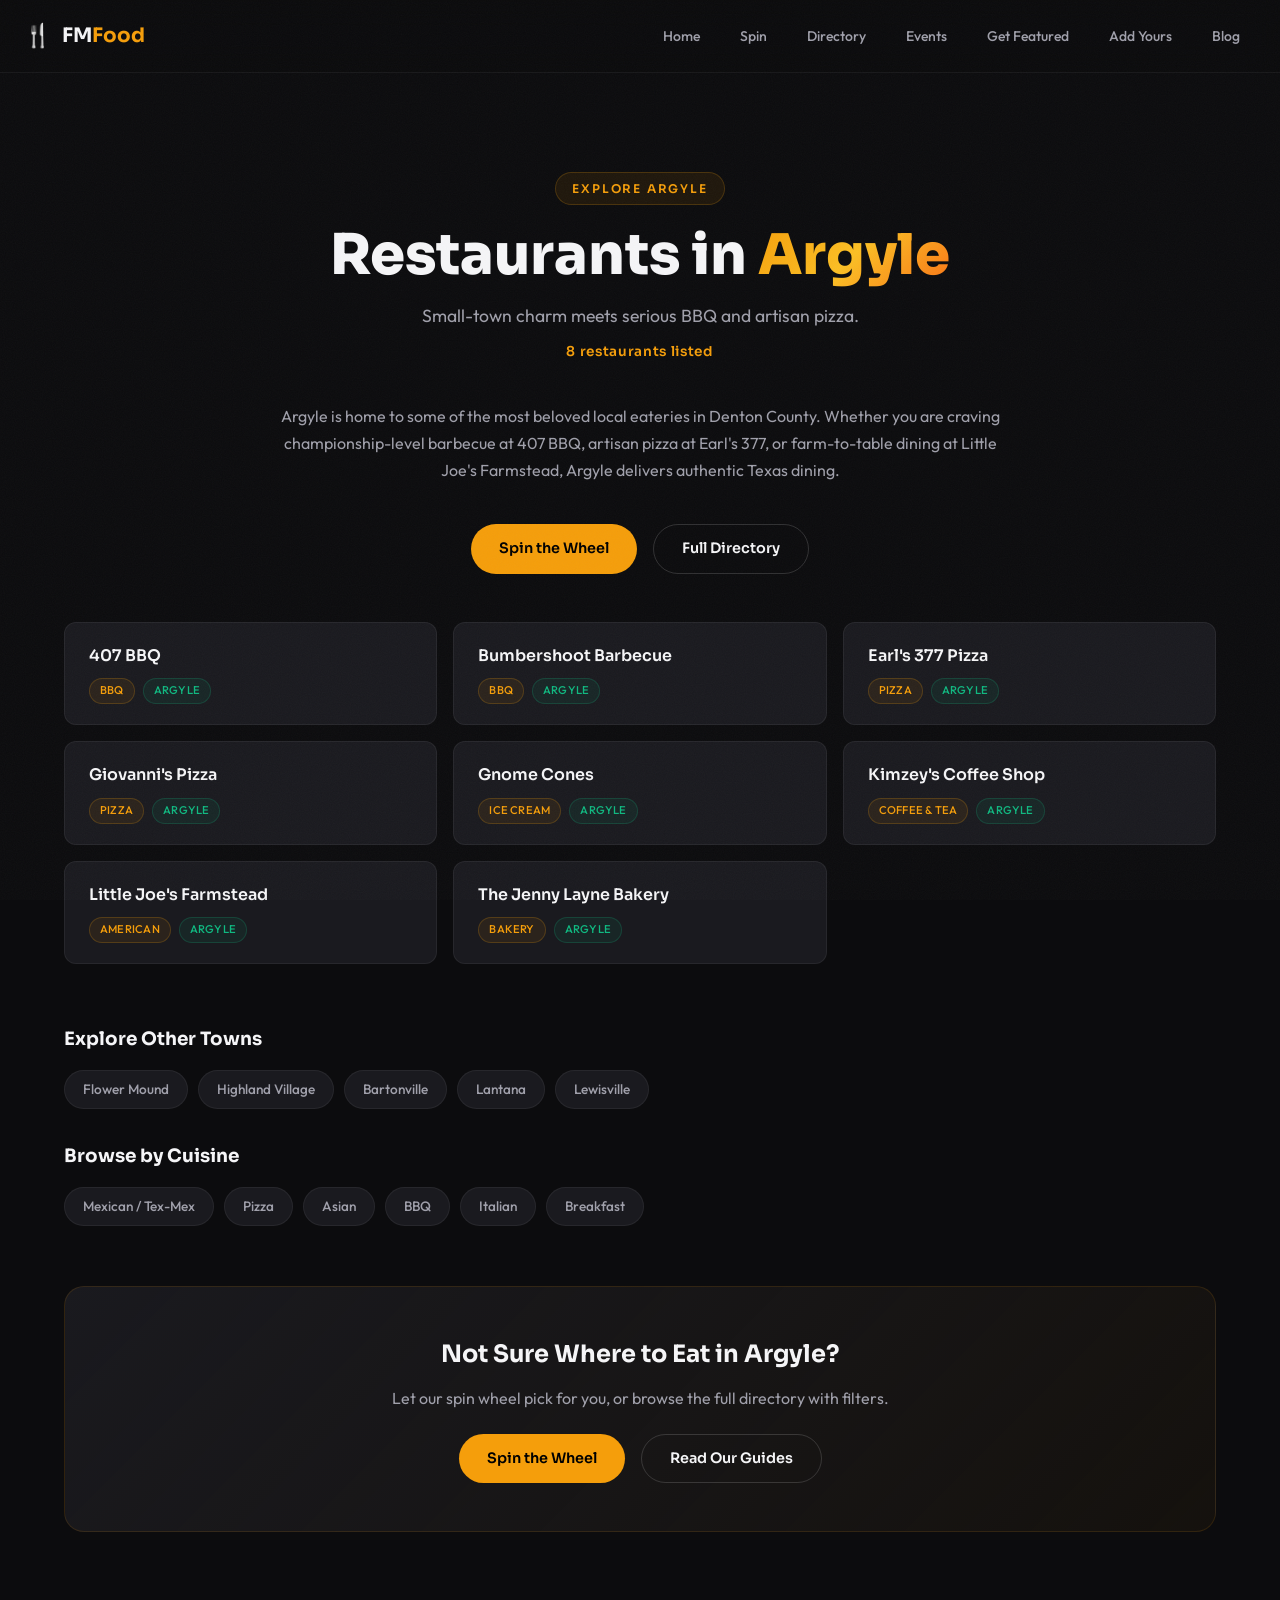
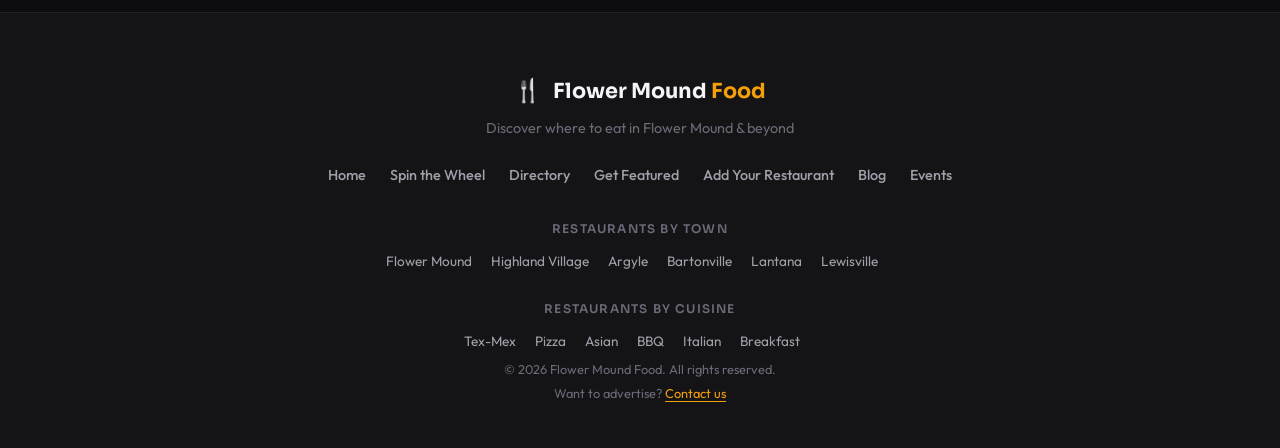
<file: argyle.html>
<!DOCTYPE html>
<html lang="en">
<head>
  <meta charset="UTF-8">
  <meta name="viewport" content="width=device-width, initial-scale=1.0">
  <!-- Google Analytics -->
  <script async src="https://www.googletagmanager.com/gtag/js?id=G-6RMHL6KV5H"></script>
  <script>
    window.dataLayer = window.dataLayer || [];
    function gtag(){dataLayer.push(arguments);}
    gtag('js', new Date());
    gtag('config', 'G-6RMHL6KV5H');
  </script>
  <title>Restaurants in Argyle TX — 8+ Local Spots | Flower Mound Food</title>
  <meta name="description" content="Explore 8+ restaurants in Argyle, TX. Browse by cuisine, find your next meal, or spin the wheel. Your complete local dining guide.">
  <link rel="canonical" href="https://flowermoundfood.com/argyle.html">
  <meta property="og:title" content="Restaurants in Argyle TX — 8+ Local Spots | Flower Mound Food">
  <meta property="og:description" content="Explore 8+ restaurants in Argyle, TX. Browse by cuisine, find your next meal, or spin the wheel. Your complete local dining guide.">
  <meta property="og:type" content="website">
  <meta property="og:url" content="https://flowermoundfood.com/argyle.html">
  <meta property="og:site_name" content="Flower Mound Food">
  <link rel="preconnect" href="https://fonts.googleapis.com">
  <link rel="preconnect" href="https://fonts.gstatic.com" crossorigin>
  <link href="https://fonts.googleapis.com/css2?family=Outfit:wght@300;400;500;600;700;800;900&family=Sora:wght@300;400;500;600;700;800&display=swap" rel="stylesheet">
  <link rel="stylesheet" href="./style.css">
  <link rel="stylesheet" href="./landing-style.css">
</head>
<body>

  <div class="noise-overlay"></div>
  <nav id="navbar" class="scrolled">
    <div class="nav-inner">
      <a href="./index.html" class="nav-brand">
        <span class="brand-icon">&#127860;</span>
        <span class="brand-text">FM<span class="brand-accent">Food</span></span>
      </a>
      <button class="nav-toggle" id="navToggle" aria-label="Toggle menu">
        <span></span><span></span><span></span>
      </button>
      <div class="nav-links" id="navLinks">
        <a href="./index.html" class="nav-link">Home</a>
        <a href="./index.html#wheel" class="nav-link">Spin</a>
        <a href="./index.html#directory" class="nav-link">Directory</a>
        <a href="./events.html" class="nav-link">Events</a>
        <a href="./index.html#pricing" class="nav-link">Get Featured</a>
        <a href="./index.html#submit" class="nav-link">Add Yours</a>
        <a href="./blog.html" class="nav-link">Blog</a>
      </div>
    </div>
  </nav>

  <main class="landing-main">
    <div class="container">
      <div class="landing-hero">
        <span class="section-tag">Explore Argyle</span>
        <h1 class="landing-title">Restaurants in <span class="text-gradient">Argyle</span></h1>
        <p class="landing-subtitle">Small-town charm meets serious BBQ and artisan pizza.</p>
        <p class="landing-count">8 restaurants listed</p>
      </div>

      <div class="landing-intro">
        <p>Argyle is home to some of the most beloved local eateries in Denton County. Whether you are craving championship-level barbecue at 407 BBQ, artisan pizza at Earl's 377, or farm-to-table dining at Little Joe's Farmstead, Argyle delivers authentic Texas dining.</p>
      </div>

      <div class="landing-ctas">
        <a href="./index.html#wheel" class="btn btn-primary">Spin the Wheel</a>
        <a href="./index.html#directory" class="btn btn-outline">Full Directory</a>
      </div>

      <div class="landing-grid">
        <div class="landing-card">
          <div class="card-name">407 BBQ</div>
          <div class="card-badges">
            <span class="badge badge-category">BBQ</span>
            <span class="badge badge-town">Argyle</span>
          </div>
        </div>
        <div class="landing-card">
          <div class="card-name">Bumbershoot Barbecue</div>
          <div class="card-badges">
            <span class="badge badge-category">BBQ</span>
            <span class="badge badge-town">Argyle</span>
          </div>
        </div>
        <div class="landing-card">
          <div class="card-name">Earl's 377 Pizza</div>
          <div class="card-badges">
            <span class="badge badge-category">Pizza</span>
            <span class="badge badge-town">Argyle</span>
          </div>
        </div>
        <div class="landing-card">
          <div class="card-name">Giovanni's Pizza</div>
          <div class="card-badges">
            <span class="badge badge-category">Pizza</span>
            <span class="badge badge-town">Argyle</span>
          </div>
        </div>
        <div class="landing-card">
          <div class="card-name">Gnome Cones</div>
          <div class="card-badges">
            <span class="badge badge-category">Ice Cream</span>
            <span class="badge badge-town">Argyle</span>
          </div>
        </div>
        <div class="landing-card">
          <div class="card-name">Kimzey's Coffee Shop</div>
          <div class="card-badges">
            <span class="badge badge-category">Coffee & Tea</span>
            <span class="badge badge-town">Argyle</span>
          </div>
        </div>
        <div class="landing-card">
          <div class="card-name">Little Joe's Farmstead</div>
          <div class="card-badges">
            <span class="badge badge-category">American</span>
            <span class="badge badge-town">Argyle</span>
          </div>
        </div>
        <div class="landing-card">
          <div class="card-name">The Jenny Layne Bakery</div>
          <div class="card-badges">
            <span class="badge badge-category">Bakery</span>
            <span class="badge badge-town">Argyle</span>
          </div>
        </div>
      </div>

      <div class="cross-links">
        <h2>Explore Other Towns</h2>
        <div class="cross-link-row"><a href="./flower-mound.html" class="cross-link-pill">Flower Mound</a> <a href="./highland-village.html" class="cross-link-pill">Highland Village</a> <a href="./bartonville.html" class="cross-link-pill">Bartonville</a> <a href="./lantana.html" class="cross-link-pill">Lantana</a> <a href="./lewisville.html" class="cross-link-pill">Lewisville</a></div>
        <h2>Browse by Cuisine</h2>
        <div class="cross-link-row"><a href="./best-mexican.html" class="cross-link-pill">Mexican / Tex-Mex</a> <a href="./best-pizza.html" class="cross-link-pill">Pizza</a> <a href="./best-asian.html" class="cross-link-pill">Asian</a> <a href="./best-bbq.html" class="cross-link-pill">BBQ</a> <a href="./best-italian.html" class="cross-link-pill">Italian</a> <a href="./best-breakfast.html" class="cross-link-pill">Breakfast</a></div>
      </div>

      <div class="landing-cta-box">
        <h2>Not Sure Where to Eat in Argyle?</h2>
        <p>Let our spin wheel pick for you, or browse the full directory with filters.</p>
        <div class="landing-cta-buttons">
          <a href="./index.html#wheel" class="btn btn-primary">Spin the Wheel</a>
          <a href="./blog.html" class="btn btn-outline">Read Our Guides</a>
        </div>
      </div>
    </div>
  </main>


  <footer class="footer">
    <div class="container">
      <div class="footer-inner">
        <div class="footer-brand">
          <span class="brand-icon">&#127860;</span>
          <span class="brand-text">Flower Mound <span class="brand-accent">Food</span></span>
          <p class="footer-tagline">Discover where to eat in Flower Mound &amp; beyond</p>
        </div>
        <div class="footer-links">
          <a href="./index.html">Home</a>
          <a href="./index.html#wheel">Spin the Wheel</a>
          <a href="./index.html#directory">Directory</a>
          <a href="./index.html#pricing">Get Featured</a>
          <a href="./index.html#submit">Add Your Restaurant</a>
          <a href="./blog.html">Blog</a>
          <a href="./events.html">Events</a>
        </div>
        <div class="footer-towns">
          <p class="footer-section-label">Restaurants by Town</p>
          <a href="./flower-mound.html">Flower Mound</a>
          <a href="./highland-village.html">Highland Village</a>
          <a href="./argyle.html">Argyle</a>
          <a href="./bartonville.html">Bartonville</a>
          <a href="./lantana.html">Lantana</a>
          <a href="./lewisville.html">Lewisville</a>
        </div>
        <div class="footer-cuisines">
          <p class="footer-section-label">Restaurants by Cuisine</p>
          <a href="./best-mexican.html">Tex-Mex</a>
          <a href="./best-pizza.html">Pizza</a>
          <a href="./best-asian.html">Asian</a>
          <a href="./best-bbq.html">BBQ</a>
          <a href="./best-italian.html">Italian</a>
          <a href="./best-breakfast.html">Breakfast</a>
        </div>
        <div class="footer-bottom">
          <p>&copy; 2026 Flower Mound Food. All rights reserved.</p>
          <p>Want to advertise? <a href="mailto:flowermoundfood@gmail.com?subject=Advertising%20Inquiry%20-%20Flower%20Mound%20Food">Contact us</a></p>
        </div>
      </div>
    </div>
  </footer>

  <script>
    const toggle = document.getElementById('navToggle');
    const links = document.getElementById('navLinks');
    if (toggle && links) {
      toggle.addEventListener('click', () => {
        toggle.classList.toggle('open');
        links.classList.toggle('open');
      });
      document.querySelectorAll('.nav-link').forEach(l => {
        l.addEventListener('click', () => {
          toggle.classList.remove('open');
          links.classList.remove('open');
        });
      });
    }
  </script>
  <script type="application/ld+json">
{
  "@context": "https://schema.org",
  "@type": "ItemList",
  "name": "Restaurants in Argyle, TX",
  "description": "Complete list of 8 restaurants in Argyle, Texas",
  "numberOfItems": 8,
  "itemListElement": [
    {
      "@type": "ListItem",
      "position": 1,
      "name": "407 BBQ"
    },
    {
      "@type": "ListItem",
      "position": 2,
      "name": "Bumbershoot Barbecue"
    },
    {
      "@type": "ListItem",
      "position": 3,
      "name": "Earl's 377 Pizza"
    },
    {
      "@type": "ListItem",
      "position": 4,
      "name": "Giovanni's Pizza"
    },
    {
      "@type": "ListItem",
      "position": 5,
      "name": "Gnome Cones"
    },
    {
      "@type": "ListItem",
      "position": 6,
      "name": "Kimzey's Coffee Shop"
    },
    {
      "@type": "ListItem",
      "position": 7,
      "name": "Little Joe's Farmstead"
    },
    {
      "@type": "ListItem",
      "position": 8,
      "name": "The Jenny Layne Bakery"
    }
  ]
}
  </script>
</body>
</html>
</file>
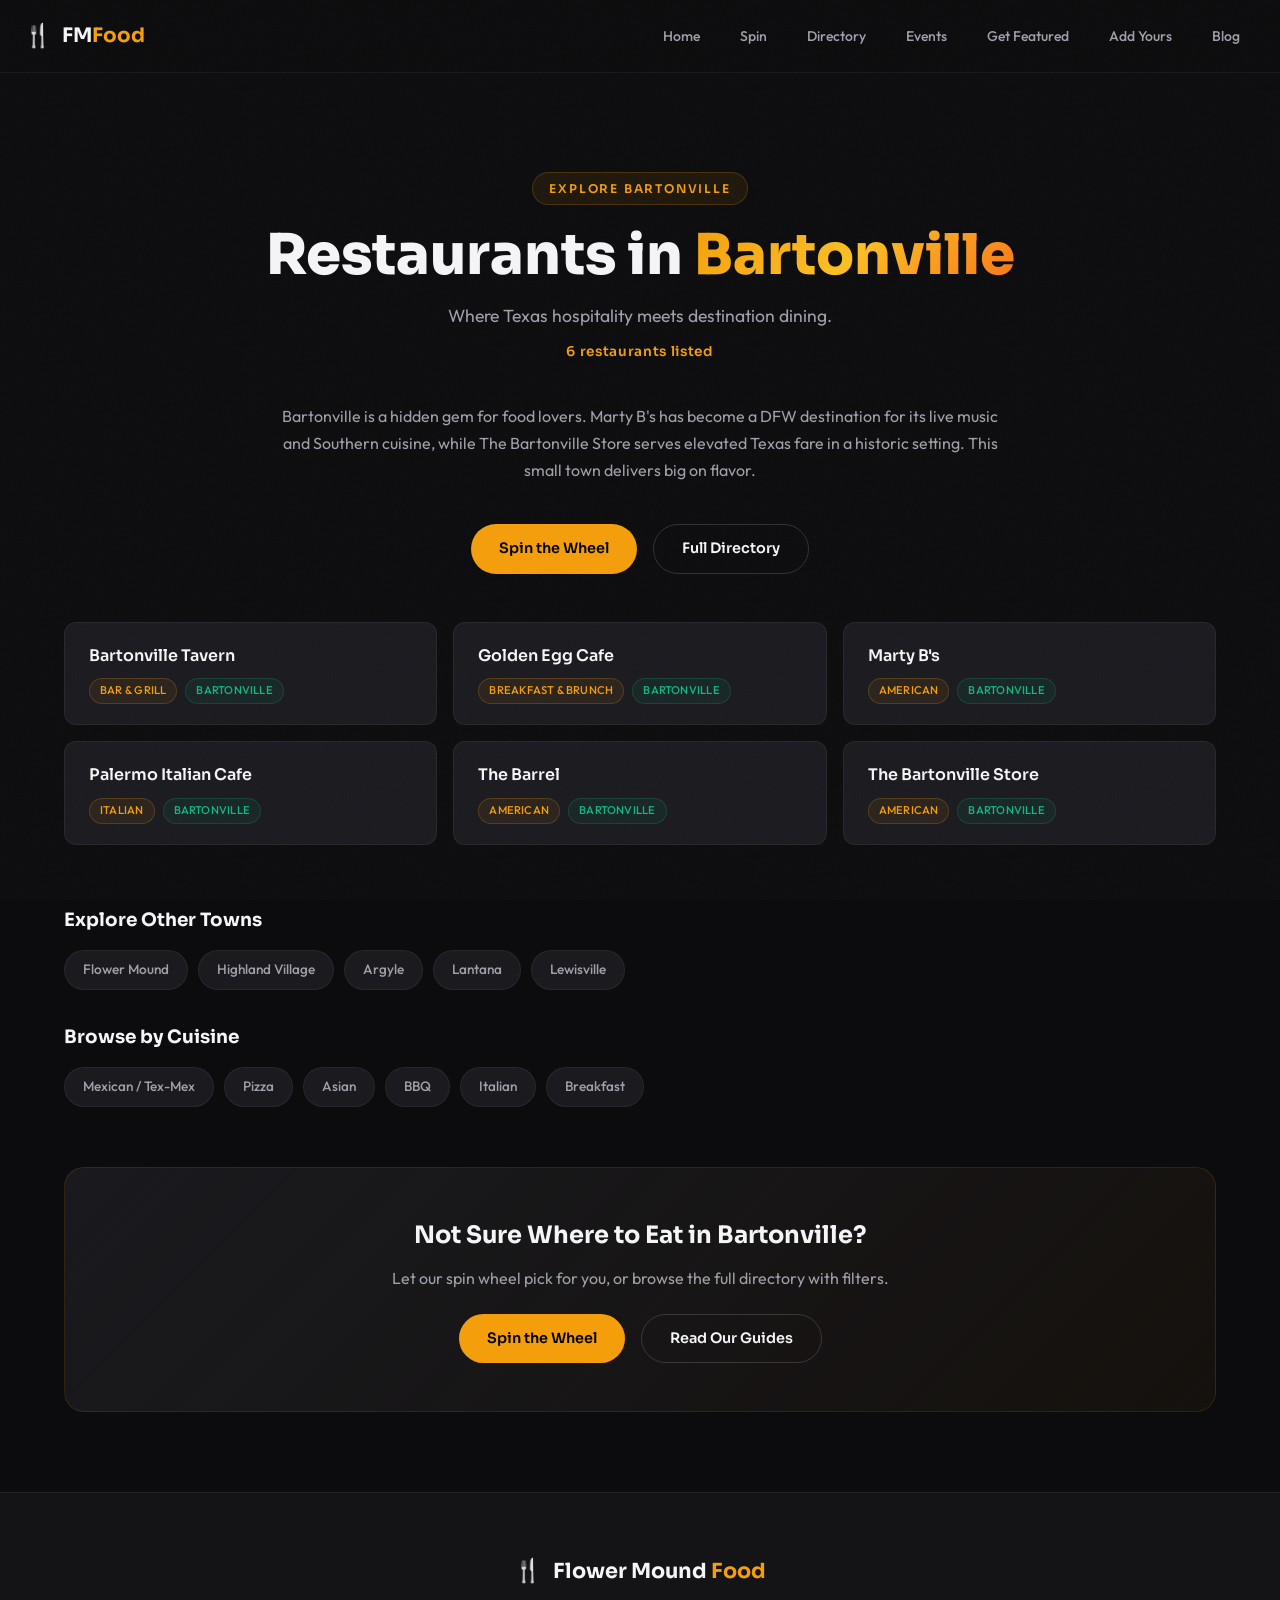
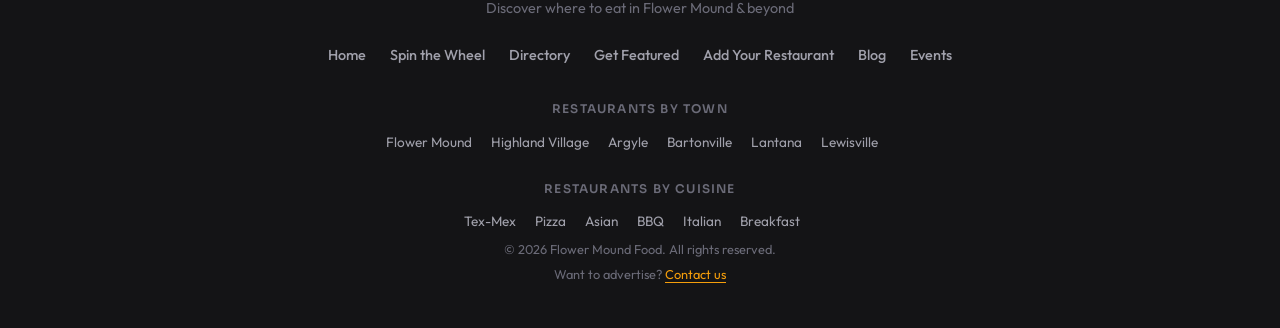
<file: bartonville.html>
<!DOCTYPE html>
<html lang="en">
<head>
  <meta charset="UTF-8">
  <meta name="viewport" content="width=device-width, initial-scale=1.0">
  <!-- Google Analytics -->
  <script async src="https://www.googletagmanager.com/gtag/js?id=G-6RMHL6KV5H"></script>
  <script>
    window.dataLayer = window.dataLayer || [];
    function gtag(){dataLayer.push(arguments);}
    gtag('js', new Date());
    gtag('config', 'G-6RMHL6KV5H');
  </script>
  <title>Restaurants in Bartonville TX — 6+ Local Spots | Flower Mound Food</title>
  <meta name="description" content="Explore 6+ restaurants in Bartonville, TX. Browse by cuisine, find your next meal, or spin the wheel. Your complete local dining guide.">
  <link rel="canonical" href="https://flowermoundfood.com/bartonville.html">
  <meta property="og:title" content="Restaurants in Bartonville TX — 6+ Local Spots | Flower Mound Food">
  <meta property="og:description" content="Explore 6+ restaurants in Bartonville, TX. Browse by cuisine, find your next meal, or spin the wheel. Your complete local dining guide.">
  <meta property="og:type" content="website">
  <meta property="og:url" content="https://flowermoundfood.com/bartonville.html">
  <meta property="og:site_name" content="Flower Mound Food">
  <link rel="preconnect" href="https://fonts.googleapis.com">
  <link rel="preconnect" href="https://fonts.gstatic.com" crossorigin>
  <link href="https://fonts.googleapis.com/css2?family=Outfit:wght@300;400;500;600;700;800;900&family=Sora:wght@300;400;500;600;700;800&display=swap" rel="stylesheet">
  <link rel="stylesheet" href="./style.css">
  <link rel="stylesheet" href="./landing-style.css">
</head>
<body>

  <div class="noise-overlay"></div>
  <nav id="navbar" class="scrolled">
    <div class="nav-inner">
      <a href="./index.html" class="nav-brand">
        <span class="brand-icon">&#127860;</span>
        <span class="brand-text">FM<span class="brand-accent">Food</span></span>
      </a>
      <button class="nav-toggle" id="navToggle" aria-label="Toggle menu">
        <span></span><span></span><span></span>
      </button>
      <div class="nav-links" id="navLinks">
        <a href="./index.html" class="nav-link">Home</a>
        <a href="./index.html#wheel" class="nav-link">Spin</a>
        <a href="./index.html#directory" class="nav-link">Directory</a>
        <a href="./events.html" class="nav-link">Events</a>
        <a href="./index.html#pricing" class="nav-link">Get Featured</a>
        <a href="./index.html#submit" class="nav-link">Add Yours</a>
        <a href="./blog.html" class="nav-link">Blog</a>
      </div>
    </div>
  </nav>

  <main class="landing-main">
    <div class="container">
      <div class="landing-hero">
        <span class="section-tag">Explore Bartonville</span>
        <h1 class="landing-title">Restaurants in <span class="text-gradient">Bartonville</span></h1>
        <p class="landing-subtitle">Where Texas hospitality meets destination dining.</p>
        <p class="landing-count">6 restaurants listed</p>
      </div>

      <div class="landing-intro">
        <p>Bartonville is a hidden gem for food lovers. Marty B's has become a DFW destination for its live music and Southern cuisine, while The Bartonville Store serves elevated Texas fare in a historic setting. This small town delivers big on flavor.</p>
      </div>

      <div class="landing-ctas">
        <a href="./index.html#wheel" class="btn btn-primary">Spin the Wheel</a>
        <a href="./index.html#directory" class="btn btn-outline">Full Directory</a>
      </div>

      <div class="landing-grid">
        <div class="landing-card">
          <div class="card-name">Bartonville Tavern</div>
          <div class="card-badges">
            <span class="badge badge-category">Bar & Grill</span>
            <span class="badge badge-town">Bartonville</span>
          </div>
        </div>
        <div class="landing-card">
          <div class="card-name">Golden Egg Cafe</div>
          <div class="card-badges">
            <span class="badge badge-category">Breakfast & Brunch</span>
            <span class="badge badge-town">Bartonville</span>
          </div>
        </div>
        <div class="landing-card">
          <div class="card-name">Marty B's</div>
          <div class="card-badges">
            <span class="badge badge-category">American</span>
            <span class="badge badge-town">Bartonville</span>
          </div>
        </div>
        <div class="landing-card">
          <div class="card-name">Palermo Italian Cafe</div>
          <div class="card-badges">
            <span class="badge badge-category">Italian</span>
            <span class="badge badge-town">Bartonville</span>
          </div>
        </div>
        <div class="landing-card">
          <div class="card-name">The Barrel</div>
          <div class="card-badges">
            <span class="badge badge-category">American</span>
            <span class="badge badge-town">Bartonville</span>
          </div>
        </div>
        <div class="landing-card">
          <div class="card-name">The Bartonville Store</div>
          <div class="card-badges">
            <span class="badge badge-category">American</span>
            <span class="badge badge-town">Bartonville</span>
          </div>
        </div>
      </div>

      <div class="cross-links">
        <h2>Explore Other Towns</h2>
        <div class="cross-link-row"><a href="./flower-mound.html" class="cross-link-pill">Flower Mound</a> <a href="./highland-village.html" class="cross-link-pill">Highland Village</a> <a href="./argyle.html" class="cross-link-pill">Argyle</a> <a href="./lantana.html" class="cross-link-pill">Lantana</a> <a href="./lewisville.html" class="cross-link-pill">Lewisville</a></div>
        <h2>Browse by Cuisine</h2>
        <div class="cross-link-row"><a href="./best-mexican.html" class="cross-link-pill">Mexican / Tex-Mex</a> <a href="./best-pizza.html" class="cross-link-pill">Pizza</a> <a href="./best-asian.html" class="cross-link-pill">Asian</a> <a href="./best-bbq.html" class="cross-link-pill">BBQ</a> <a href="./best-italian.html" class="cross-link-pill">Italian</a> <a href="./best-breakfast.html" class="cross-link-pill">Breakfast</a></div>
      </div>

      <div class="landing-cta-box">
        <h2>Not Sure Where to Eat in Bartonville?</h2>
        <p>Let our spin wheel pick for you, or browse the full directory with filters.</p>
        <div class="landing-cta-buttons">
          <a href="./index.html#wheel" class="btn btn-primary">Spin the Wheel</a>
          <a href="./blog.html" class="btn btn-outline">Read Our Guides</a>
        </div>
      </div>
    </div>
  </main>


  <footer class="footer">
    <div class="container">
      <div class="footer-inner">
        <div class="footer-brand">
          <span class="brand-icon">&#127860;</span>
          <span class="brand-text">Flower Mound <span class="brand-accent">Food</span></span>
          <p class="footer-tagline">Discover where to eat in Flower Mound &amp; beyond</p>
        </div>
        <div class="footer-links">
          <a href="./index.html">Home</a>
          <a href="./index.html#wheel">Spin the Wheel</a>
          <a href="./index.html#directory">Directory</a>
          <a href="./index.html#pricing">Get Featured</a>
          <a href="./index.html#submit">Add Your Restaurant</a>
          <a href="./blog.html">Blog</a>
          <a href="./events.html">Events</a>
        </div>
        <div class="footer-towns">
          <p class="footer-section-label">Restaurants by Town</p>
          <a href="./flower-mound.html">Flower Mound</a>
          <a href="./highland-village.html">Highland Village</a>
          <a href="./argyle.html">Argyle</a>
          <a href="./bartonville.html">Bartonville</a>
          <a href="./lantana.html">Lantana</a>
          <a href="./lewisville.html">Lewisville</a>
        </div>
        <div class="footer-cuisines">
          <p class="footer-section-label">Restaurants by Cuisine</p>
          <a href="./best-mexican.html">Tex-Mex</a>
          <a href="./best-pizza.html">Pizza</a>
          <a href="./best-asian.html">Asian</a>
          <a href="./best-bbq.html">BBQ</a>
          <a href="./best-italian.html">Italian</a>
          <a href="./best-breakfast.html">Breakfast</a>
        </div>
        <div class="footer-bottom">
          <p>&copy; 2026 Flower Mound Food. All rights reserved.</p>
          <p>Want to advertise? <a href="mailto:flowermoundfood@gmail.com?subject=Advertising%20Inquiry%20-%20Flower%20Mound%20Food">Contact us</a></p>
        </div>
      </div>
    </div>
  </footer>

  <script>
    const toggle = document.getElementById('navToggle');
    const links = document.getElementById('navLinks');
    if (toggle && links) {
      toggle.addEventListener('click', () => {
        toggle.classList.toggle('open');
        links.classList.toggle('open');
      });
      document.querySelectorAll('.nav-link').forEach(l => {
        l.addEventListener('click', () => {
          toggle.classList.remove('open');
          links.classList.remove('open');
        });
      });
    }
  </script>
  <script type="application/ld+json">
{
  "@context": "https://schema.org",
  "@type": "ItemList",
  "name": "Restaurants in Bartonville, TX",
  "description": "Complete list of 6 restaurants in Bartonville, Texas",
  "numberOfItems": 6,
  "itemListElement": [
    {
      "@type": "ListItem",
      "position": 1,
      "name": "Bartonville Tavern"
    },
    {
      "@type": "ListItem",
      "position": 2,
      "name": "Golden Egg Cafe"
    },
    {
      "@type": "ListItem",
      "position": 3,
      "name": "Marty B's"
    },
    {
      "@type": "ListItem",
      "position": 4,
      "name": "Palermo Italian Cafe"
    },
    {
      "@type": "ListItem",
      "position": 5,
      "name": "The Barrel"
    },
    {
      "@type": "ListItem",
      "position": 6,
      "name": "The Bartonville Store"
    }
  ]
}
  </script>
</body>
</html>
</file>
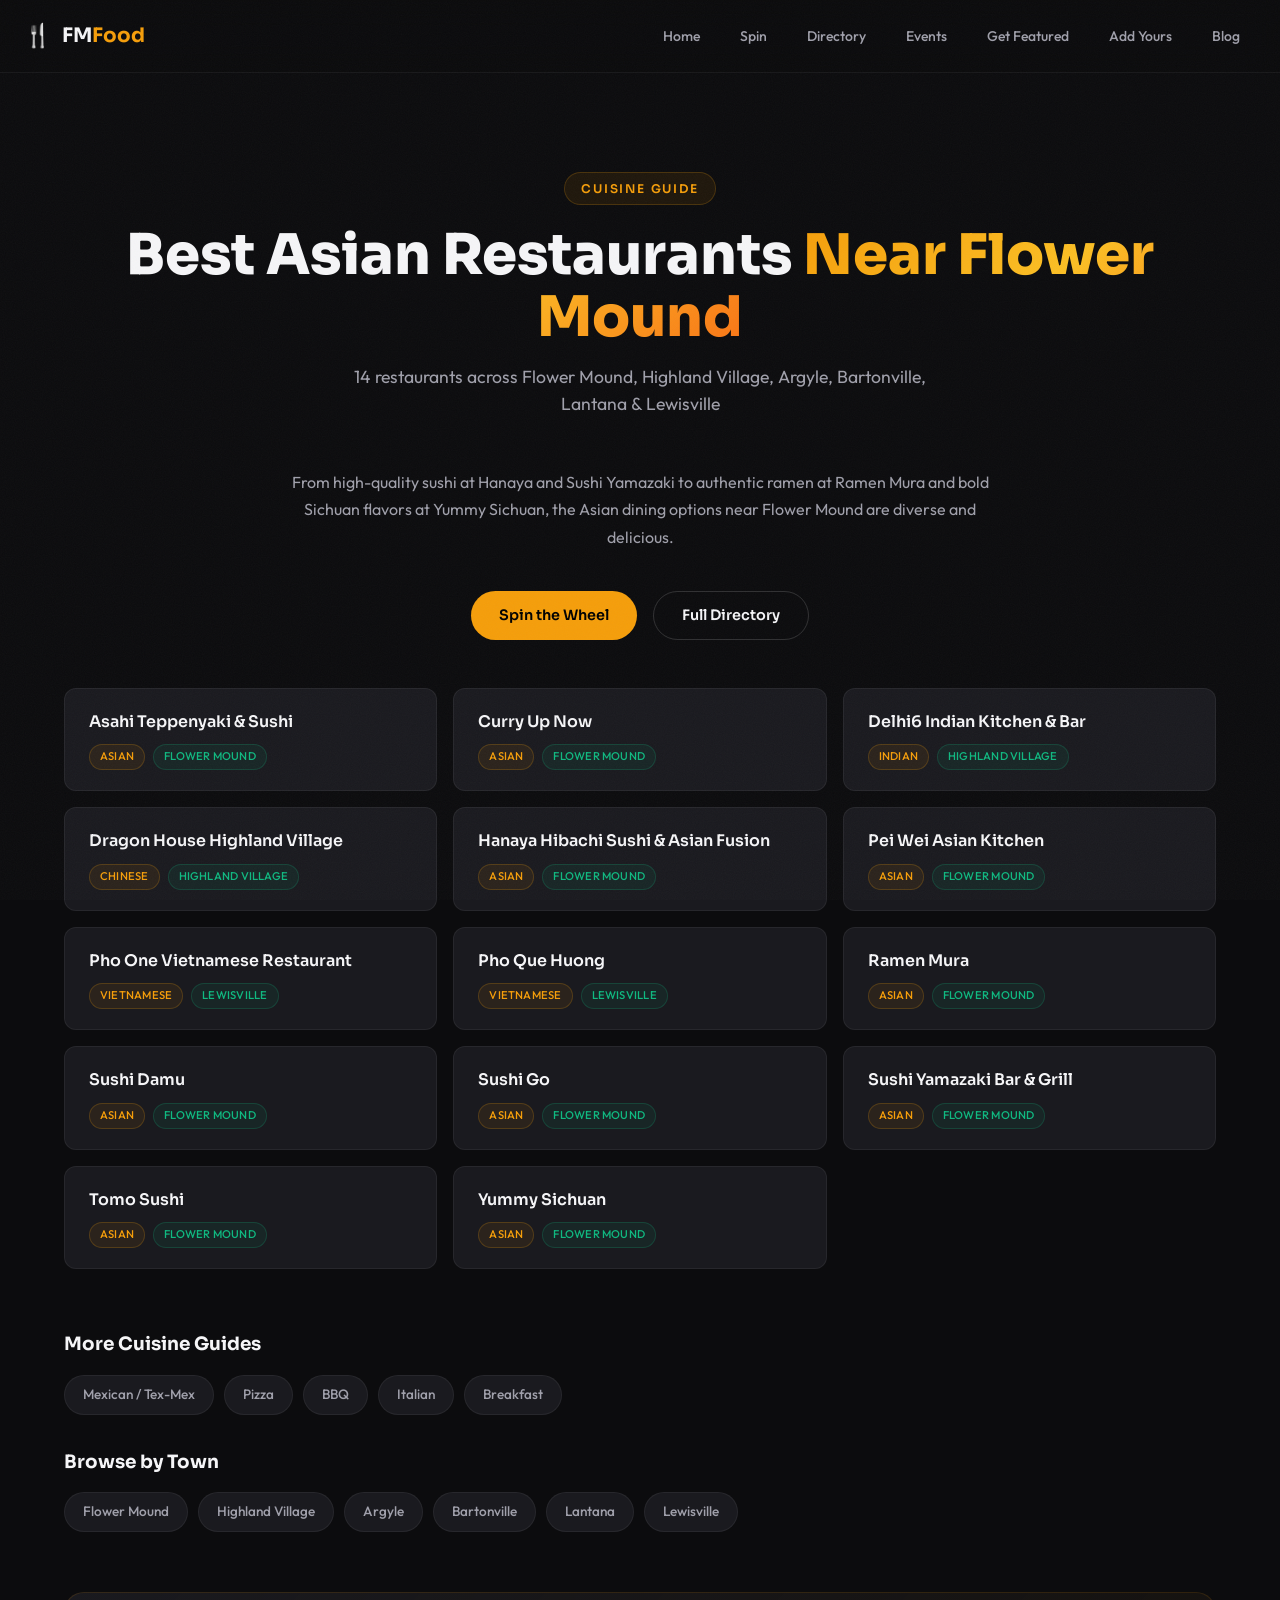
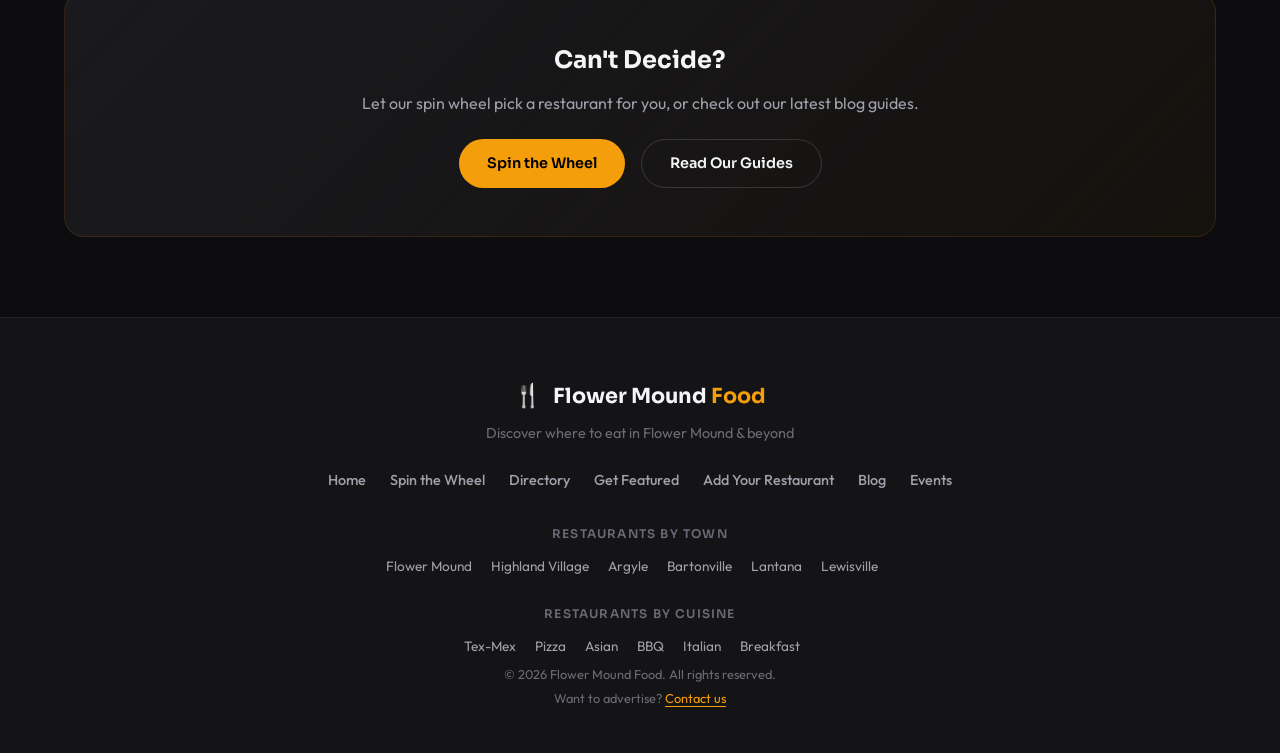
<file: best-asian.html>
<!DOCTYPE html>
<html lang="en">
<head>
  <meta charset="UTF-8">
  <meta name="viewport" content="width=device-width, initial-scale=1.0">
  <!-- Google Analytics -->
  <script async src="https://www.googletagmanager.com/gtag/js?id=G-6RMHL6KV5H"></script>
  <script>
    window.dataLayer = window.dataLayer || [];
    function gtag(){dataLayer.push(arguments);}
    gtag('js', new Date());
    gtag('config', 'G-6RMHL6KV5H');
  </script>
  <title>Best Asian Restaurants Near Flower Mound TX — Sushi, Ramen & More</title>
  <meta name="description" content="Find the best Asian restaurants near Flower Mound TX. Sushi, ramen, hibachi, Chinese, Thai & more across Flower Mound, Highland Village & Lewisville.">
  <link rel="canonical" href="https://flowermoundfood.com/best-asian.html">
  <meta property="og:title" content="Best Asian Restaurants Near Flower Mound TX — Sushi, Ramen & More">
  <meta property="og:description" content="Find the best Asian restaurants near Flower Mound TX. Sushi, ramen, hibachi, Chinese, Thai & more across Flower Mound, Highland Village & Lewisville.">
  <meta property="og:type" content="website">
  <meta property="og:url" content="https://flowermoundfood.com/best-asian.html">
  <meta property="og:site_name" content="Flower Mound Food">
  <link rel="preconnect" href="https://fonts.googleapis.com">
  <link rel="preconnect" href="https://fonts.gstatic.com" crossorigin>
  <link href="https://fonts.googleapis.com/css2?family=Outfit:wght@300;400;500;600;700;800;900&family=Sora:wght@300;400;500;600;700;800&display=swap" rel="stylesheet">
  <link rel="stylesheet" href="./style.css">
  <link rel="stylesheet" href="./landing-style.css">
</head>
<body>

  <div class="noise-overlay"></div>
  <nav id="navbar" class="scrolled">
    <div class="nav-inner">
      <a href="./index.html" class="nav-brand">
        <span class="brand-icon">&#127860;</span>
        <span class="brand-text">FM<span class="brand-accent">Food</span></span>
      </a>
      <button class="nav-toggle" id="navToggle" aria-label="Toggle menu">
        <span></span><span></span><span></span>
      </button>
      <div class="nav-links" id="navLinks">
        <a href="./index.html" class="nav-link">Home</a>
        <a href="./index.html#wheel" class="nav-link">Spin</a>
        <a href="./index.html#directory" class="nav-link">Directory</a>
        <a href="./events.html" class="nav-link">Events</a>
        <a href="./index.html#pricing" class="nav-link">Get Featured</a>
        <a href="./index.html#submit" class="nav-link">Add Yours</a>
        <a href="./blog.html" class="nav-link">Blog</a>
      </div>
    </div>
  </nav>

  <main class="landing-main">
    <div class="container">
      <div class="landing-hero">
        <span class="section-tag">Cuisine Guide</span>
        <h1 class="landing-title">Best Asian Restaurants <span class="text-gradient">Near Flower Mound</span></h1>
        <p class="landing-subtitle">14 restaurants across Flower Mound, Highland Village, Argyle, Bartonville, Lantana &amp; Lewisville</p>
      </div>

      <div class="landing-intro">
        <p>From high-quality sushi at Hanaya and Sushi Yamazaki to authentic ramen at Ramen Mura and bold Sichuan flavors at Yummy Sichuan, the Asian dining options near Flower Mound are diverse and delicious.</p>
      </div>

      <div class="landing-ctas">
        <a href="./index.html#wheel" class="btn btn-primary">Spin the Wheel</a>
        <a href="./index.html#directory" class="btn btn-outline">Full Directory</a>
      </div>

      <div class="landing-grid">
        <div class="landing-card">
          <div class="card-name">Asahi Teppenyaki & Sushi</div>
          <div class="card-badges">
            <span class="badge badge-category">Asian</span>
            <span class="badge badge-town">Flower Mound</span>
          </div>
        </div>
        <div class="landing-card">
          <div class="card-name">Curry Up Now</div>
          <div class="card-badges">
            <span class="badge badge-category">Asian</span>
            <span class="badge badge-town">Flower Mound</span>
          </div>
        </div>
        <div class="landing-card">
          <div class="card-name">Delhi6 Indian Kitchen & Bar</div>
          <div class="card-badges">
            <span class="badge badge-category">Indian</span>
            <span class="badge badge-town">Highland Village</span>
          </div>
        </div>
        <div class="landing-card">
          <div class="card-name">Dragon House Highland Village</div>
          <div class="card-badges">
            <span class="badge badge-category">Chinese</span>
            <span class="badge badge-town">Highland Village</span>
          </div>
        </div>
        <div class="landing-card">
          <div class="card-name">Hanaya Hibachi Sushi & Asian Fusion</div>
          <div class="card-badges">
            <span class="badge badge-category">Asian</span>
            <span class="badge badge-town">Flower Mound</span>
          </div>
        </div>
        <div class="landing-card">
          <div class="card-name">Pei Wei Asian Kitchen</div>
          <div class="card-badges">
            <span class="badge badge-category">Asian</span>
            <span class="badge badge-town">Flower Mound</span>
          </div>
        </div>
        <div class="landing-card">
          <div class="card-name">Pho One Vietnamese Restaurant</div>
          <div class="card-badges">
            <span class="badge badge-category">Vietnamese</span>
            <span class="badge badge-town">Lewisville</span>
          </div>
        </div>
        <div class="landing-card">
          <div class="card-name">Pho Que Huong</div>
          <div class="card-badges">
            <span class="badge badge-category">Vietnamese</span>
            <span class="badge badge-town">Lewisville</span>
          </div>
        </div>
        <div class="landing-card">
          <div class="card-name">Ramen Mura</div>
          <div class="card-badges">
            <span class="badge badge-category">Asian</span>
            <span class="badge badge-town">Flower Mound</span>
          </div>
        </div>
        <div class="landing-card">
          <div class="card-name">Sushi Damu</div>
          <div class="card-badges">
            <span class="badge badge-category">Asian</span>
            <span class="badge badge-town">Flower Mound</span>
          </div>
        </div>
        <div class="landing-card">
          <div class="card-name">Sushi Go</div>
          <div class="card-badges">
            <span class="badge badge-category">Asian</span>
            <span class="badge badge-town">Flower Mound</span>
          </div>
        </div>
        <div class="landing-card">
          <div class="card-name">Sushi Yamazaki Bar & Grill</div>
          <div class="card-badges">
            <span class="badge badge-category">Asian</span>
            <span class="badge badge-town">Flower Mound</span>
          </div>
        </div>
        <div class="landing-card">
          <div class="card-name">Tomo Sushi</div>
          <div class="card-badges">
            <span class="badge badge-category">Asian</span>
            <span class="badge badge-town">Flower Mound</span>
          </div>
        </div>
        <div class="landing-card">
          <div class="card-name">Yummy Sichuan</div>
          <div class="card-badges">
            <span class="badge badge-category">Asian</span>
            <span class="badge badge-town">Flower Mound</span>
          </div>
        </div>
      </div>

      <div class="cross-links">
        <h2>More Cuisine Guides</h2>
        <div class="cross-link-row"><a href="./best-mexican.html" class="cross-link-pill">Mexican / Tex-Mex</a> <a href="./best-pizza.html" class="cross-link-pill">Pizza</a> <a href="./best-bbq.html" class="cross-link-pill">BBQ</a> <a href="./best-italian.html" class="cross-link-pill">Italian</a> <a href="./best-breakfast.html" class="cross-link-pill">Breakfast</a></div>
        <h2>Browse by Town</h2>
        <div class="cross-link-row"><a href="./flower-mound.html" class="cross-link-pill">Flower Mound</a> <a href="./highland-village.html" class="cross-link-pill">Highland Village</a> <a href="./argyle.html" class="cross-link-pill">Argyle</a> <a href="./bartonville.html" class="cross-link-pill">Bartonville</a> <a href="./lantana.html" class="cross-link-pill">Lantana</a> <a href="./lewisville.html" class="cross-link-pill">Lewisville</a></div>
      </div>

      <div class="landing-cta-box">
        <h2>Can't Decide?</h2>
        <p>Let our spin wheel pick a restaurant for you, or check out our latest blog guides.</p>
        <div class="landing-cta-buttons">
          <a href="./index.html#wheel" class="btn btn-primary">Spin the Wheel</a>
          <a href="./blog.html" class="btn btn-outline">Read Our Guides</a>
        </div>
      </div>
    </div>
  </main>


  <footer class="footer">
    <div class="container">
      <div class="footer-inner">
        <div class="footer-brand">
          <span class="brand-icon">&#127860;</span>
          <span class="brand-text">Flower Mound <span class="brand-accent">Food</span></span>
          <p class="footer-tagline">Discover where to eat in Flower Mound &amp; beyond</p>
        </div>
        <div class="footer-links">
          <a href="./index.html">Home</a>
          <a href="./index.html#wheel">Spin the Wheel</a>
          <a href="./index.html#directory">Directory</a>
          <a href="./index.html#pricing">Get Featured</a>
          <a href="./index.html#submit">Add Your Restaurant</a>
          <a href="./blog.html">Blog</a>
          <a href="./events.html">Events</a>
        </div>
        <div class="footer-towns">
          <p class="footer-section-label">Restaurants by Town</p>
          <a href="./flower-mound.html">Flower Mound</a>
          <a href="./highland-village.html">Highland Village</a>
          <a href="./argyle.html">Argyle</a>
          <a href="./bartonville.html">Bartonville</a>
          <a href="./lantana.html">Lantana</a>
          <a href="./lewisville.html">Lewisville</a>
        </div>
        <div class="footer-cuisines">
          <p class="footer-section-label">Restaurants by Cuisine</p>
          <a href="./best-mexican.html">Tex-Mex</a>
          <a href="./best-pizza.html">Pizza</a>
          <a href="./best-asian.html">Asian</a>
          <a href="./best-bbq.html">BBQ</a>
          <a href="./best-italian.html">Italian</a>
          <a href="./best-breakfast.html">Breakfast</a>
        </div>
        <div class="footer-bottom">
          <p>&copy; 2026 Flower Mound Food. All rights reserved.</p>
          <p>Want to advertise? <a href="mailto:flowermoundfood@gmail.com?subject=Advertising%20Inquiry%20-%20Flower%20Mound%20Food">Contact us</a></p>
        </div>
      </div>
    </div>
  </footer>

  <script>
    const toggle = document.getElementById('navToggle');
    const links = document.getElementById('navLinks');
    if (toggle && links) {
      toggle.addEventListener('click', () => {
        toggle.classList.toggle('open');
        links.classList.toggle('open');
      });
      document.querySelectorAll('.nav-link').forEach(l => {
        l.addEventListener('click', () => {
          toggle.classList.remove('open');
          links.classList.remove('open');
        });
      });
    }
  </script>
  <script type="application/ld+json">
{
  "@context": "https://schema.org",
  "@type": "ItemList",
  "name": "Best Asian Restaurants Near Flower Mound TX \u2014 Sushi, Ramen & More",
  "description": "Find the best Asian restaurants near Flower Mound TX. Sushi, ramen, hibachi, Chinese, Thai & more across Flower Mound, Highland Village & Lewisville.",
  "numberOfItems": 14,
  "itemListElement": [
    {
      "@type": "ListItem",
      "position": 1,
      "name": "Asahi Teppenyaki & Sushi",
      "item": {
        "@type": "Restaurant",
        "name": "Asahi Teppenyaki & Sushi",
        "address": {
          "@type": "PostalAddress",
          "addressLocality": "Flower Mound",
          "addressRegion": "TX"
        }
      }
    },
    {
      "@type": "ListItem",
      "position": 2,
      "name": "Curry Up Now",
      "item": {
        "@type": "Restaurant",
        "name": "Curry Up Now",
        "address": {
          "@type": "PostalAddress",
          "addressLocality": "Flower Mound",
          "addressRegion": "TX"
        }
      }
    },
    {
      "@type": "ListItem",
      "position": 3,
      "name": "Delhi6 Indian Kitchen & Bar",
      "item": {
        "@type": "Restaurant",
        "name": "Delhi6 Indian Kitchen & Bar",
        "address": {
          "@type": "PostalAddress",
          "addressLocality": "Highland Village",
          "addressRegion": "TX"
        }
      }
    },
    {
      "@type": "ListItem",
      "position": 4,
      "name": "Dragon House Highland Village",
      "item": {
        "@type": "Restaurant",
        "name": "Dragon House Highland Village",
        "address": {
          "@type": "PostalAddress",
          "addressLocality": "Highland Village",
          "addressRegion": "TX"
        }
      }
    },
    {
      "@type": "ListItem",
      "position": 5,
      "name": "Hanaya Hibachi Sushi & Asian Fusion",
      "item": {
        "@type": "Restaurant",
        "name": "Hanaya Hibachi Sushi & Asian Fusion",
        "address": {
          "@type": "PostalAddress",
          "addressLocality": "Flower Mound",
          "addressRegion": "TX"
        }
      }
    },
    {
      "@type": "ListItem",
      "position": 6,
      "name": "Pei Wei Asian Kitchen",
      "item": {
        "@type": "Restaurant",
        "name": "Pei Wei Asian Kitchen",
        "address": {
          "@type": "PostalAddress",
          "addressLocality": "Flower Mound",
          "addressRegion": "TX"
        }
      }
    },
    {
      "@type": "ListItem",
      "position": 7,
      "name": "Pho One Vietnamese Restaurant",
      "item": {
        "@type": "Restaurant",
        "name": "Pho One Vietnamese Restaurant",
        "address": {
          "@type": "PostalAddress",
          "addressLocality": "Lewisville",
          "addressRegion": "TX"
        }
      }
    },
    {
      "@type": "ListItem",
      "position": 8,
      "name": "Pho Que Huong",
      "item": {
        "@type": "Restaurant",
        "name": "Pho Que Huong",
        "address": {
          "@type": "PostalAddress",
          "addressLocality": "Lewisville",
          "addressRegion": "TX"
        }
      }
    },
    {
      "@type": "ListItem",
      "position": 9,
      "name": "Ramen Mura",
      "item": {
        "@type": "Restaurant",
        "name": "Ramen Mura",
        "address": {
          "@type": "PostalAddress",
          "addressLocality": "Flower Mound",
          "addressRegion": "TX"
        }
      }
    },
    {
      "@type": "ListItem",
      "position": 10,
      "name": "Sushi Damu",
      "item": {
        "@type": "Restaurant",
        "name": "Sushi Damu",
        "address": {
          "@type": "PostalAddress",
          "addressLocality": "Flower Mound",
          "addressRegion": "TX"
        }
      }
    },
    {
      "@type": "ListItem",
      "position": 11,
      "name": "Sushi Go",
      "item": {
        "@type": "Restaurant",
        "name": "Sushi Go",
        "address": {
          "@type": "PostalAddress",
          "addressLocality": "Flower Mound",
          "addressRegion": "TX"
        }
      }
    },
    {
      "@type": "ListItem",
      "position": 12,
      "name": "Sushi Yamazaki Bar & Grill",
      "item": {
        "@type": "Restaurant",
        "name": "Sushi Yamazaki Bar & Grill",
        "address": {
          "@type": "PostalAddress",
          "addressLocality": "Flower Mound",
          "addressRegion": "TX"
        }
      }
    },
    {
      "@type": "ListItem",
      "position": 13,
      "name": "Tomo Sushi",
      "item": {
        "@type": "Restaurant",
        "name": "Tomo Sushi",
        "address": {
          "@type": "PostalAddress",
          "addressLocality": "Flower Mound",
          "addressRegion": "TX"
        }
      }
    },
    {
      "@type": "ListItem",
      "position": 14,
      "name": "Yummy Sichuan",
      "item": {
        "@type": "Restaurant",
        "name": "Yummy Sichuan",
        "address": {
          "@type": "PostalAddress",
          "addressLocality": "Flower Mound",
          "addressRegion": "TX"
        }
      }
    }
  ]
}
  </script>
</body>
</html>
</file>
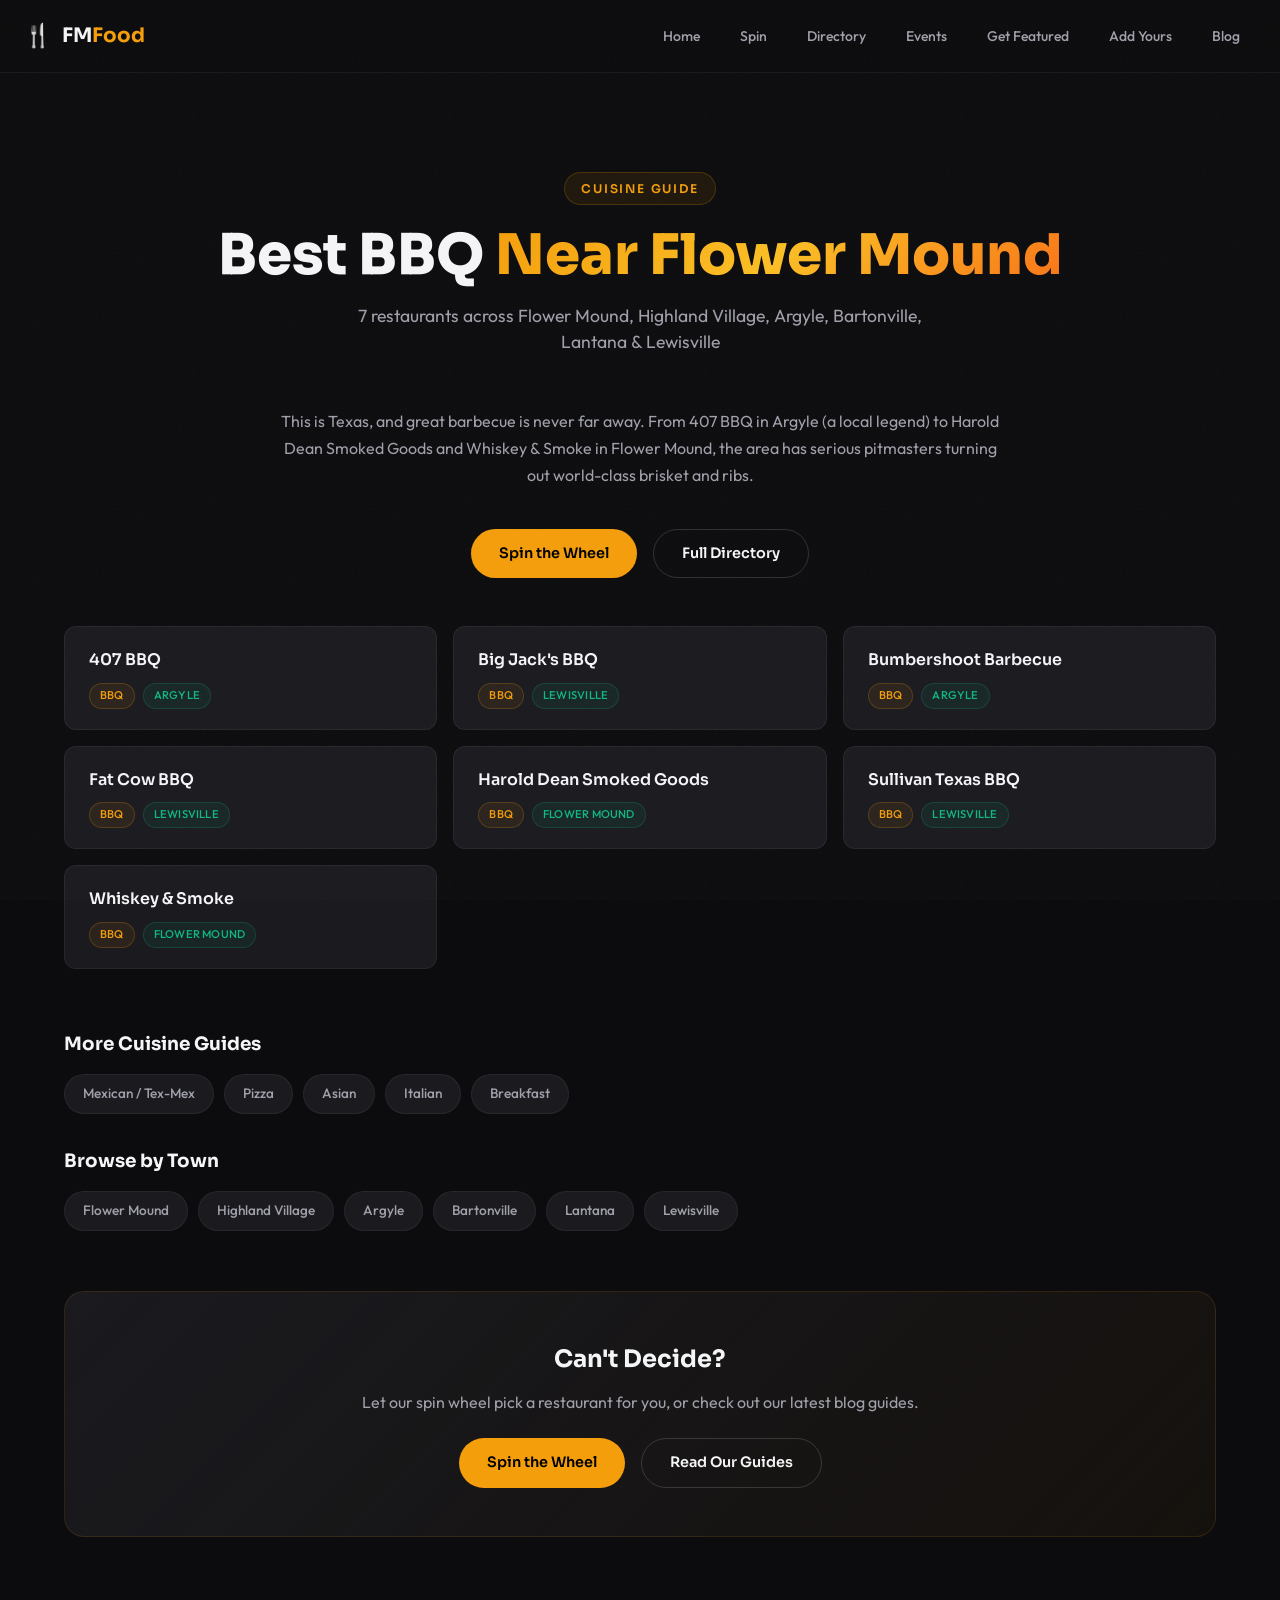
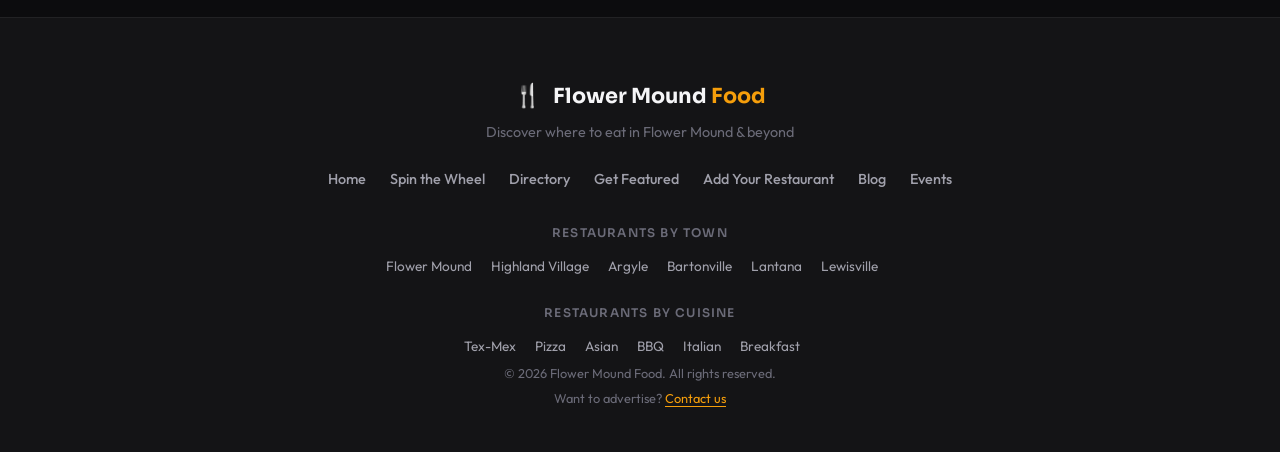
<file: best-bbq.html>
<!DOCTYPE html>
<html lang="en">
<head>
  <meta charset="UTF-8">
  <meta name="viewport" content="width=device-width, initial-scale=1.0">
  <!-- Google Analytics -->
  <script async src="https://www.googletagmanager.com/gtag/js?id=G-6RMHL6KV5H"></script>
  <script>
    window.dataLayer = window.dataLayer || [];
    function gtag(){dataLayer.push(arguments);}
    gtag('js', new Date());
    gtag('config', 'G-6RMHL6KV5H');
  </script>
  <title>Best BBQ Near Flower Mound TX — Texas Barbecue Guide</title>
  <meta name="description" content="Find the best BBQ restaurants near Flower Mound TX. Brisket, ribs & smoked meats across Flower Mound, Argyle, Bartonville & Lewisville.">
  <link rel="canonical" href="https://flowermoundfood.com/best-bbq.html">
  <meta property="og:title" content="Best BBQ Near Flower Mound TX — Texas Barbecue Guide">
  <meta property="og:description" content="Find the best BBQ restaurants near Flower Mound TX. Brisket, ribs & smoked meats across Flower Mound, Argyle, Bartonville & Lewisville.">
  <meta property="og:type" content="website">
  <meta property="og:url" content="https://flowermoundfood.com/best-bbq.html">
  <meta property="og:site_name" content="Flower Mound Food">
  <link rel="preconnect" href="https://fonts.googleapis.com">
  <link rel="preconnect" href="https://fonts.gstatic.com" crossorigin>
  <link href="https://fonts.googleapis.com/css2?family=Outfit:wght@300;400;500;600;700;800;900&family=Sora:wght@300;400;500;600;700;800&display=swap" rel="stylesheet">
  <link rel="stylesheet" href="./style.css">
  <link rel="stylesheet" href="./landing-style.css">
</head>
<body>

  <div class="noise-overlay"></div>
  <nav id="navbar" class="scrolled">
    <div class="nav-inner">
      <a href="./index.html" class="nav-brand">
        <span class="brand-icon">&#127860;</span>
        <span class="brand-text">FM<span class="brand-accent">Food</span></span>
      </a>
      <button class="nav-toggle" id="navToggle" aria-label="Toggle menu">
        <span></span><span></span><span></span>
      </button>
      <div class="nav-links" id="navLinks">
        <a href="./index.html" class="nav-link">Home</a>
        <a href="./index.html#wheel" class="nav-link">Spin</a>
        <a href="./index.html#directory" class="nav-link">Directory</a>
        <a href="./events.html" class="nav-link">Events</a>
        <a href="./index.html#pricing" class="nav-link">Get Featured</a>
        <a href="./index.html#submit" class="nav-link">Add Yours</a>
        <a href="./blog.html" class="nav-link">Blog</a>
      </div>
    </div>
  </nav>

  <main class="landing-main">
    <div class="container">
      <div class="landing-hero">
        <span class="section-tag">Cuisine Guide</span>
        <h1 class="landing-title">Best BBQ <span class="text-gradient">Near Flower Mound</span></h1>
        <p class="landing-subtitle">7 restaurants across Flower Mound, Highland Village, Argyle, Bartonville, Lantana &amp; Lewisville</p>
      </div>

      <div class="landing-intro">
        <p>This is Texas, and great barbecue is never far away. From 407 BBQ in Argyle (a local legend) to Harold Dean Smoked Goods and Whiskey & Smoke in Flower Mound, the area has serious pitmasters turning out world-class brisket and ribs.</p>
      </div>

      <div class="landing-ctas">
        <a href="./index.html#wheel" class="btn btn-primary">Spin the Wheel</a>
        <a href="./index.html#directory" class="btn btn-outline">Full Directory</a>
      </div>

      <div class="landing-grid">
        <div class="landing-card">
          <div class="card-name">407 BBQ</div>
          <div class="card-badges">
            <span class="badge badge-category">BBQ</span>
            <span class="badge badge-town">Argyle</span>
          </div>
        </div>
        <div class="landing-card">
          <div class="card-name">Big Jack's BBQ</div>
          <div class="card-badges">
            <span class="badge badge-category">BBQ</span>
            <span class="badge badge-town">Lewisville</span>
          </div>
        </div>
        <div class="landing-card">
          <div class="card-name">Bumbershoot Barbecue</div>
          <div class="card-badges">
            <span class="badge badge-category">BBQ</span>
            <span class="badge badge-town">Argyle</span>
          </div>
        </div>
        <div class="landing-card">
          <div class="card-name">Fat Cow BBQ</div>
          <div class="card-badges">
            <span class="badge badge-category">BBQ</span>
            <span class="badge badge-town">Lewisville</span>
          </div>
        </div>
        <div class="landing-card">
          <div class="card-name">Harold Dean Smoked Goods</div>
          <div class="card-badges">
            <span class="badge badge-category">BBQ</span>
            <span class="badge badge-town">Flower Mound</span>
          </div>
        </div>
        <div class="landing-card">
          <div class="card-name">Sullivan Texas BBQ</div>
          <div class="card-badges">
            <span class="badge badge-category">BBQ</span>
            <span class="badge badge-town">Lewisville</span>
          </div>
        </div>
        <div class="landing-card">
          <div class="card-name">Whiskey & Smoke</div>
          <div class="card-badges">
            <span class="badge badge-category">BBQ</span>
            <span class="badge badge-town">Flower Mound</span>
          </div>
        </div>
      </div>

      <div class="cross-links">
        <h2>More Cuisine Guides</h2>
        <div class="cross-link-row"><a href="./best-mexican.html" class="cross-link-pill">Mexican / Tex-Mex</a> <a href="./best-pizza.html" class="cross-link-pill">Pizza</a> <a href="./best-asian.html" class="cross-link-pill">Asian</a> <a href="./best-italian.html" class="cross-link-pill">Italian</a> <a href="./best-breakfast.html" class="cross-link-pill">Breakfast</a></div>
        <h2>Browse by Town</h2>
        <div class="cross-link-row"><a href="./flower-mound.html" class="cross-link-pill">Flower Mound</a> <a href="./highland-village.html" class="cross-link-pill">Highland Village</a> <a href="./argyle.html" class="cross-link-pill">Argyle</a> <a href="./bartonville.html" class="cross-link-pill">Bartonville</a> <a href="./lantana.html" class="cross-link-pill">Lantana</a> <a href="./lewisville.html" class="cross-link-pill">Lewisville</a></div>
      </div>

      <div class="landing-cta-box">
        <h2>Can't Decide?</h2>
        <p>Let our spin wheel pick a restaurant for you, or check out our latest blog guides.</p>
        <div class="landing-cta-buttons">
          <a href="./index.html#wheel" class="btn btn-primary">Spin the Wheel</a>
          <a href="./blog.html" class="btn btn-outline">Read Our Guides</a>
        </div>
      </div>
    </div>
  </main>


  <footer class="footer">
    <div class="container">
      <div class="footer-inner">
        <div class="footer-brand">
          <span class="brand-icon">&#127860;</span>
          <span class="brand-text">Flower Mound <span class="brand-accent">Food</span></span>
          <p class="footer-tagline">Discover where to eat in Flower Mound &amp; beyond</p>
        </div>
        <div class="footer-links">
          <a href="./index.html">Home</a>
          <a href="./index.html#wheel">Spin the Wheel</a>
          <a href="./index.html#directory">Directory</a>
          <a href="./index.html#pricing">Get Featured</a>
          <a href="./index.html#submit">Add Your Restaurant</a>
          <a href="./blog.html">Blog</a>
          <a href="./events.html">Events</a>
        </div>
        <div class="footer-towns">
          <p class="footer-section-label">Restaurants by Town</p>
          <a href="./flower-mound.html">Flower Mound</a>
          <a href="./highland-village.html">Highland Village</a>
          <a href="./argyle.html">Argyle</a>
          <a href="./bartonville.html">Bartonville</a>
          <a href="./lantana.html">Lantana</a>
          <a href="./lewisville.html">Lewisville</a>
        </div>
        <div class="footer-cuisines">
          <p class="footer-section-label">Restaurants by Cuisine</p>
          <a href="./best-mexican.html">Tex-Mex</a>
          <a href="./best-pizza.html">Pizza</a>
          <a href="./best-asian.html">Asian</a>
          <a href="./best-bbq.html">BBQ</a>
          <a href="./best-italian.html">Italian</a>
          <a href="./best-breakfast.html">Breakfast</a>
        </div>
        <div class="footer-bottom">
          <p>&copy; 2026 Flower Mound Food. All rights reserved.</p>
          <p>Want to advertise? <a href="mailto:flowermoundfood@gmail.com?subject=Advertising%20Inquiry%20-%20Flower%20Mound%20Food">Contact us</a></p>
        </div>
      </div>
    </div>
  </footer>

  <script>
    const toggle = document.getElementById('navToggle');
    const links = document.getElementById('navLinks');
    if (toggle && links) {
      toggle.addEventListener('click', () => {
        toggle.classList.toggle('open');
        links.classList.toggle('open');
      });
      document.querySelectorAll('.nav-link').forEach(l => {
        l.addEventListener('click', () => {
          toggle.classList.remove('open');
          links.classList.remove('open');
        });
      });
    }
  </script>
  <script type="application/ld+json">
{
  "@context": "https://schema.org",
  "@type": "ItemList",
  "name": "Best BBQ Near Flower Mound TX \u2014 Texas Barbecue Guide",
  "description": "Find the best BBQ restaurants near Flower Mound TX. Brisket, ribs & smoked meats across Flower Mound, Argyle, Bartonville & Lewisville.",
  "numberOfItems": 7,
  "itemListElement": [
    {
      "@type": "ListItem",
      "position": 1,
      "name": "407 BBQ",
      "item": {
        "@type": "Restaurant",
        "name": "407 BBQ",
        "address": {
          "@type": "PostalAddress",
          "addressLocality": "Argyle",
          "addressRegion": "TX"
        }
      }
    },
    {
      "@type": "ListItem",
      "position": 2,
      "name": "Big Jack's BBQ",
      "item": {
        "@type": "Restaurant",
        "name": "Big Jack's BBQ",
        "address": {
          "@type": "PostalAddress",
          "addressLocality": "Lewisville",
          "addressRegion": "TX"
        }
      }
    },
    {
      "@type": "ListItem",
      "position": 3,
      "name": "Bumbershoot Barbecue",
      "item": {
        "@type": "Restaurant",
        "name": "Bumbershoot Barbecue",
        "address": {
          "@type": "PostalAddress",
          "addressLocality": "Argyle",
          "addressRegion": "TX"
        }
      }
    },
    {
      "@type": "ListItem",
      "position": 4,
      "name": "Fat Cow BBQ",
      "item": {
        "@type": "Restaurant",
        "name": "Fat Cow BBQ",
        "address": {
          "@type": "PostalAddress",
          "addressLocality": "Lewisville",
          "addressRegion": "TX"
        }
      }
    },
    {
      "@type": "ListItem",
      "position": 5,
      "name": "Harold Dean Smoked Goods",
      "item": {
        "@type": "Restaurant",
        "name": "Harold Dean Smoked Goods",
        "address": {
          "@type": "PostalAddress",
          "addressLocality": "Flower Mound",
          "addressRegion": "TX"
        }
      }
    },
    {
      "@type": "ListItem",
      "position": 6,
      "name": "Sullivan Texas BBQ",
      "item": {
        "@type": "Restaurant",
        "name": "Sullivan Texas BBQ",
        "address": {
          "@type": "PostalAddress",
          "addressLocality": "Lewisville",
          "addressRegion": "TX"
        }
      }
    },
    {
      "@type": "ListItem",
      "position": 7,
      "name": "Whiskey & Smoke",
      "item": {
        "@type": "Restaurant",
        "name": "Whiskey & Smoke",
        "address": {
          "@type": "PostalAddress",
          "addressLocality": "Flower Mound",
          "addressRegion": "TX"
        }
      }
    }
  ]
}
  </script>
</body>
</html>
</file>
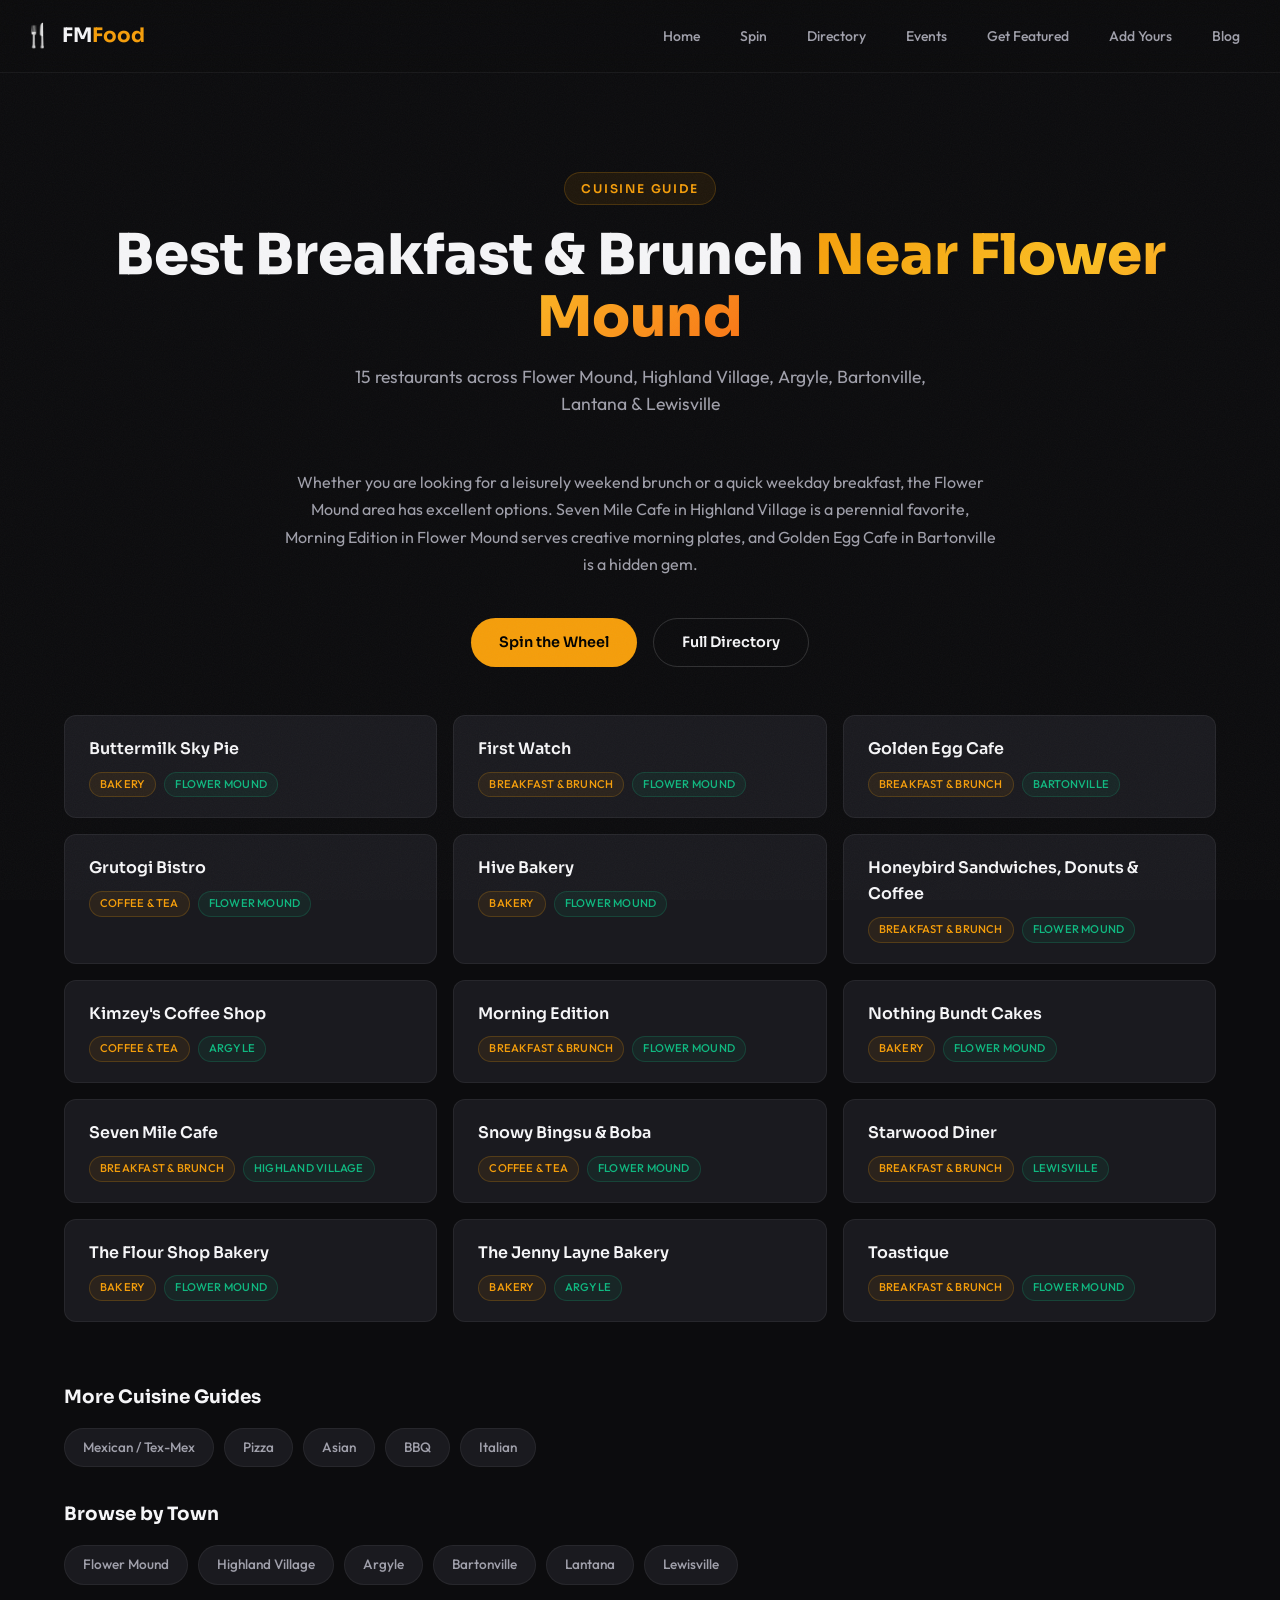
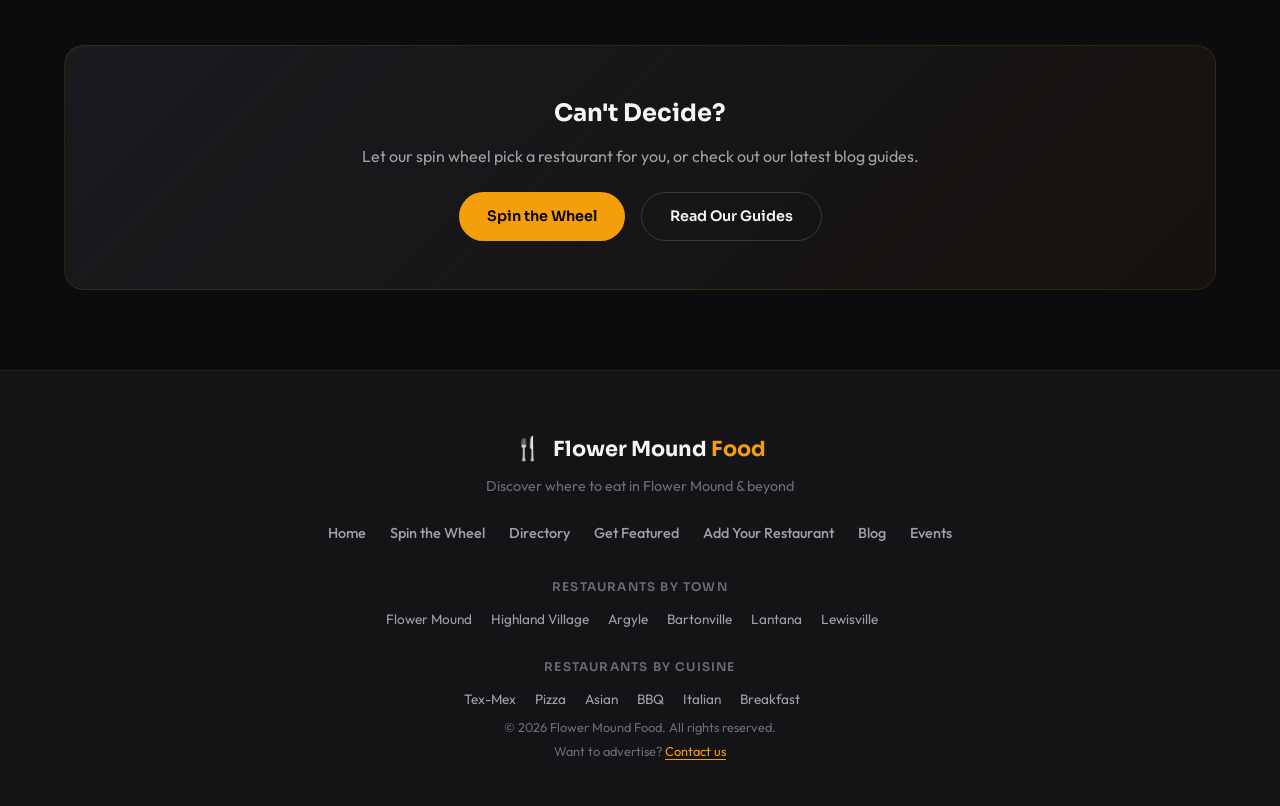
<file: best-breakfast.html>
<!DOCTYPE html>
<html lang="en">
<head>
  <meta charset="UTF-8">
  <meta name="viewport" content="width=device-width, initial-scale=1.0">
  <!-- Google Analytics -->
  <script async src="https://www.googletagmanager.com/gtag/js?id=G-6RMHL6KV5H"></script>
  <script>
    window.dataLayer = window.dataLayer || [];
    function gtag(){dataLayer.push(arguments);}
    gtag('js', new Date());
    gtag('config', 'G-6RMHL6KV5H');
  </script>
  <title>Best Breakfast & Brunch Near Flower Mound TX</title>
  <meta name="description" content="Find the best breakfast and brunch spots near Flower Mound TX. Morning cafes, brunch restaurants & bakeries across Flower Mound, Highland Village & beyond.">
  <link rel="canonical" href="https://flowermoundfood.com/best-breakfast.html">
  <meta property="og:title" content="Best Breakfast & Brunch Near Flower Mound TX">
  <meta property="og:description" content="Find the best breakfast and brunch spots near Flower Mound TX. Morning cafes, brunch restaurants & bakeries across Flower Mound, Highland Village & beyond.">
  <meta property="og:type" content="website">
  <meta property="og:url" content="https://flowermoundfood.com/best-breakfast.html">
  <meta property="og:site_name" content="Flower Mound Food">
  <link rel="preconnect" href="https://fonts.googleapis.com">
  <link rel="preconnect" href="https://fonts.gstatic.com" crossorigin>
  <link href="https://fonts.googleapis.com/css2?family=Outfit:wght@300;400;500;600;700;800;900&family=Sora:wght@300;400;500;600;700;800&display=swap" rel="stylesheet">
  <link rel="stylesheet" href="./style.css">
  <link rel="stylesheet" href="./landing-style.css">
</head>
<body>

  <div class="noise-overlay"></div>
  <nav id="navbar" class="scrolled">
    <div class="nav-inner">
      <a href="./index.html" class="nav-brand">
        <span class="brand-icon">&#127860;</span>
        <span class="brand-text">FM<span class="brand-accent">Food</span></span>
      </a>
      <button class="nav-toggle" id="navToggle" aria-label="Toggle menu">
        <span></span><span></span><span></span>
      </button>
      <div class="nav-links" id="navLinks">
        <a href="./index.html" class="nav-link">Home</a>
        <a href="./index.html#wheel" class="nav-link">Spin</a>
        <a href="./index.html#directory" class="nav-link">Directory</a>
        <a href="./events.html" class="nav-link">Events</a>
        <a href="./index.html#pricing" class="nav-link">Get Featured</a>
        <a href="./index.html#submit" class="nav-link">Add Yours</a>
        <a href="./blog.html" class="nav-link">Blog</a>
      </div>
    </div>
  </nav>

  <main class="landing-main">
    <div class="container">
      <div class="landing-hero">
        <span class="section-tag">Cuisine Guide</span>
        <h1 class="landing-title">Best Breakfast & Brunch <span class="text-gradient">Near Flower Mound</span></h1>
        <p class="landing-subtitle">15 restaurants across Flower Mound, Highland Village, Argyle, Bartonville, Lantana &amp; Lewisville</p>
      </div>

      <div class="landing-intro">
        <p>Whether you are looking for a leisurely weekend brunch or a quick weekday breakfast, the Flower Mound area has excellent options. Seven Mile Cafe in Highland Village is a perennial favorite, Morning Edition in Flower Mound serves creative morning plates, and Golden Egg Cafe in Bartonville is a hidden gem.</p>
      </div>

      <div class="landing-ctas">
        <a href="./index.html#wheel" class="btn btn-primary">Spin the Wheel</a>
        <a href="./index.html#directory" class="btn btn-outline">Full Directory</a>
      </div>

      <div class="landing-grid">
        <div class="landing-card">
          <div class="card-name">Buttermilk Sky Pie</div>
          <div class="card-badges">
            <span class="badge badge-category">Bakery</span>
            <span class="badge badge-town">Flower Mound</span>
          </div>
        </div>
        <div class="landing-card">
          <div class="card-name">First Watch</div>
          <div class="card-badges">
            <span class="badge badge-category">Breakfast & Brunch</span>
            <span class="badge badge-town">Flower Mound</span>
          </div>
        </div>
        <div class="landing-card">
          <div class="card-name">Golden Egg Cafe</div>
          <div class="card-badges">
            <span class="badge badge-category">Breakfast & Brunch</span>
            <span class="badge badge-town">Bartonville</span>
          </div>
        </div>
        <div class="landing-card">
          <div class="card-name">Grutogi Bistro</div>
          <div class="card-badges">
            <span class="badge badge-category">Coffee & Tea</span>
            <span class="badge badge-town">Flower Mound</span>
          </div>
        </div>
        <div class="landing-card">
          <div class="card-name">Hive Bakery</div>
          <div class="card-badges">
            <span class="badge badge-category">Bakery</span>
            <span class="badge badge-town">Flower Mound</span>
          </div>
        </div>
        <div class="landing-card">
          <div class="card-name">Honeybird Sandwiches, Donuts & Coffee</div>
          <div class="card-badges">
            <span class="badge badge-category">Breakfast & Brunch</span>
            <span class="badge badge-town">Flower Mound</span>
          </div>
        </div>
        <div class="landing-card">
          <div class="card-name">Kimzey's Coffee Shop</div>
          <div class="card-badges">
            <span class="badge badge-category">Coffee & Tea</span>
            <span class="badge badge-town">Argyle</span>
          </div>
        </div>
        <div class="landing-card">
          <div class="card-name">Morning Edition</div>
          <div class="card-badges">
            <span class="badge badge-category">Breakfast & Brunch</span>
            <span class="badge badge-town">Flower Mound</span>
          </div>
        </div>
        <div class="landing-card">
          <div class="card-name">Nothing Bundt Cakes</div>
          <div class="card-badges">
            <span class="badge badge-category">Bakery</span>
            <span class="badge badge-town">Flower Mound</span>
          </div>
        </div>
        <div class="landing-card">
          <div class="card-name">Seven Mile Cafe</div>
          <div class="card-badges">
            <span class="badge badge-category">Breakfast & Brunch</span>
            <span class="badge badge-town">Highland Village</span>
          </div>
        </div>
        <div class="landing-card">
          <div class="card-name">Snowy Bingsu & Boba</div>
          <div class="card-badges">
            <span class="badge badge-category">Coffee & Tea</span>
            <span class="badge badge-town">Flower Mound</span>
          </div>
        </div>
        <div class="landing-card">
          <div class="card-name">Starwood Diner</div>
          <div class="card-badges">
            <span class="badge badge-category">Breakfast & Brunch</span>
            <span class="badge badge-town">Lewisville</span>
          </div>
        </div>
        <div class="landing-card">
          <div class="card-name">The Flour Shop Bakery</div>
          <div class="card-badges">
            <span class="badge badge-category">Bakery</span>
            <span class="badge badge-town">Flower Mound</span>
          </div>
        </div>
        <div class="landing-card">
          <div class="card-name">The Jenny Layne Bakery</div>
          <div class="card-badges">
            <span class="badge badge-category">Bakery</span>
            <span class="badge badge-town">Argyle</span>
          </div>
        </div>
        <div class="landing-card">
          <div class="card-name">Toastique</div>
          <div class="card-badges">
            <span class="badge badge-category">Breakfast & Brunch</span>
            <span class="badge badge-town">Flower Mound</span>
          </div>
        </div>
      </div>

      <div class="cross-links">
        <h2>More Cuisine Guides</h2>
        <div class="cross-link-row"><a href="./best-mexican.html" class="cross-link-pill">Mexican / Tex-Mex</a> <a href="./best-pizza.html" class="cross-link-pill">Pizza</a> <a href="./best-asian.html" class="cross-link-pill">Asian</a> <a href="./best-bbq.html" class="cross-link-pill">BBQ</a> <a href="./best-italian.html" class="cross-link-pill">Italian</a></div>
        <h2>Browse by Town</h2>
        <div class="cross-link-row"><a href="./flower-mound.html" class="cross-link-pill">Flower Mound</a> <a href="./highland-village.html" class="cross-link-pill">Highland Village</a> <a href="./argyle.html" class="cross-link-pill">Argyle</a> <a href="./bartonville.html" class="cross-link-pill">Bartonville</a> <a href="./lantana.html" class="cross-link-pill">Lantana</a> <a href="./lewisville.html" class="cross-link-pill">Lewisville</a></div>
      </div>

      <div class="landing-cta-box">
        <h2>Can't Decide?</h2>
        <p>Let our spin wheel pick a restaurant for you, or check out our latest blog guides.</p>
        <div class="landing-cta-buttons">
          <a href="./index.html#wheel" class="btn btn-primary">Spin the Wheel</a>
          <a href="./blog.html" class="btn btn-outline">Read Our Guides</a>
        </div>
      </div>
    </div>
  </main>


  <footer class="footer">
    <div class="container">
      <div class="footer-inner">
        <div class="footer-brand">
          <span class="brand-icon">&#127860;</span>
          <span class="brand-text">Flower Mound <span class="brand-accent">Food</span></span>
          <p class="footer-tagline">Discover where to eat in Flower Mound &amp; beyond</p>
        </div>
        <div class="footer-links">
          <a href="./index.html">Home</a>
          <a href="./index.html#wheel">Spin the Wheel</a>
          <a href="./index.html#directory">Directory</a>
          <a href="./index.html#pricing">Get Featured</a>
          <a href="./index.html#submit">Add Your Restaurant</a>
          <a href="./blog.html">Blog</a>
          <a href="./events.html">Events</a>
        </div>
        <div class="footer-towns">
          <p class="footer-section-label">Restaurants by Town</p>
          <a href="./flower-mound.html">Flower Mound</a>
          <a href="./highland-village.html">Highland Village</a>
          <a href="./argyle.html">Argyle</a>
          <a href="./bartonville.html">Bartonville</a>
          <a href="./lantana.html">Lantana</a>
          <a href="./lewisville.html">Lewisville</a>
        </div>
        <div class="footer-cuisines">
          <p class="footer-section-label">Restaurants by Cuisine</p>
          <a href="./best-mexican.html">Tex-Mex</a>
          <a href="./best-pizza.html">Pizza</a>
          <a href="./best-asian.html">Asian</a>
          <a href="./best-bbq.html">BBQ</a>
          <a href="./best-italian.html">Italian</a>
          <a href="./best-breakfast.html">Breakfast</a>
        </div>
        <div class="footer-bottom">
          <p>&copy; 2026 Flower Mound Food. All rights reserved.</p>
          <p>Want to advertise? <a href="mailto:flowermoundfood@gmail.com?subject=Advertising%20Inquiry%20-%20Flower%20Mound%20Food">Contact us</a></p>
        </div>
      </div>
    </div>
  </footer>

  <script>
    const toggle = document.getElementById('navToggle');
    const links = document.getElementById('navLinks');
    if (toggle && links) {
      toggle.addEventListener('click', () => {
        toggle.classList.toggle('open');
        links.classList.toggle('open');
      });
      document.querySelectorAll('.nav-link').forEach(l => {
        l.addEventListener('click', () => {
          toggle.classList.remove('open');
          links.classList.remove('open');
        });
      });
    }
  </script>
  <script type="application/ld+json">
{
  "@context": "https://schema.org",
  "@type": "ItemList",
  "name": "Best Breakfast & Brunch Near Flower Mound TX",
  "description": "Find the best breakfast and brunch spots near Flower Mound TX. Morning cafes, brunch restaurants & bakeries across Flower Mound, Highland Village & beyond.",
  "numberOfItems": 15,
  "itemListElement": [
    {
      "@type": "ListItem",
      "position": 1,
      "name": "Buttermilk Sky Pie",
      "item": {
        "@type": "Restaurant",
        "name": "Buttermilk Sky Pie",
        "address": {
          "@type": "PostalAddress",
          "addressLocality": "Flower Mound",
          "addressRegion": "TX"
        }
      }
    },
    {
      "@type": "ListItem",
      "position": 2,
      "name": "First Watch",
      "item": {
        "@type": "Restaurant",
        "name": "First Watch",
        "address": {
          "@type": "PostalAddress",
          "addressLocality": "Flower Mound",
          "addressRegion": "TX"
        }
      }
    },
    {
      "@type": "ListItem",
      "position": 3,
      "name": "Golden Egg Cafe",
      "item": {
        "@type": "Restaurant",
        "name": "Golden Egg Cafe",
        "address": {
          "@type": "PostalAddress",
          "addressLocality": "Bartonville",
          "addressRegion": "TX"
        }
      }
    },
    {
      "@type": "ListItem",
      "position": 4,
      "name": "Grutogi Bistro",
      "item": {
        "@type": "Restaurant",
        "name": "Grutogi Bistro",
        "address": {
          "@type": "PostalAddress",
          "addressLocality": "Flower Mound",
          "addressRegion": "TX"
        }
      }
    },
    {
      "@type": "ListItem",
      "position": 5,
      "name": "Hive Bakery",
      "item": {
        "@type": "Restaurant",
        "name": "Hive Bakery",
        "address": {
          "@type": "PostalAddress",
          "addressLocality": "Flower Mound",
          "addressRegion": "TX"
        }
      }
    },
    {
      "@type": "ListItem",
      "position": 6,
      "name": "Honeybird Sandwiches, Donuts & Coffee",
      "item": {
        "@type": "Restaurant",
        "name": "Honeybird Sandwiches, Donuts & Coffee",
        "address": {
          "@type": "PostalAddress",
          "addressLocality": "Flower Mound",
          "addressRegion": "TX"
        }
      }
    },
    {
      "@type": "ListItem",
      "position": 7,
      "name": "Kimzey's Coffee Shop",
      "item": {
        "@type": "Restaurant",
        "name": "Kimzey's Coffee Shop",
        "address": {
          "@type": "PostalAddress",
          "addressLocality": "Argyle",
          "addressRegion": "TX"
        }
      }
    },
    {
      "@type": "ListItem",
      "position": 8,
      "name": "Morning Edition",
      "item": {
        "@type": "Restaurant",
        "name": "Morning Edition",
        "address": {
          "@type": "PostalAddress",
          "addressLocality": "Flower Mound",
          "addressRegion": "TX"
        }
      }
    },
    {
      "@type": "ListItem",
      "position": 9,
      "name": "Nothing Bundt Cakes",
      "item": {
        "@type": "Restaurant",
        "name": "Nothing Bundt Cakes",
        "address": {
          "@type": "PostalAddress",
          "addressLocality": "Flower Mound",
          "addressRegion": "TX"
        }
      }
    },
    {
      "@type": "ListItem",
      "position": 10,
      "name": "Seven Mile Cafe",
      "item": {
        "@type": "Restaurant",
        "name": "Seven Mile Cafe",
        "address": {
          "@type": "PostalAddress",
          "addressLocality": "Highland Village",
          "addressRegion": "TX"
        }
      }
    },
    {
      "@type": "ListItem",
      "position": 11,
      "name": "Snowy Bingsu & Boba",
      "item": {
        "@type": "Restaurant",
        "name": "Snowy Bingsu & Boba",
        "address": {
          "@type": "PostalAddress",
          "addressLocality": "Flower Mound",
          "addressRegion": "TX"
        }
      }
    },
    {
      "@type": "ListItem",
      "position": 12,
      "name": "Starwood Diner",
      "item": {
        "@type": "Restaurant",
        "name": "Starwood Diner",
        "address": {
          "@type": "PostalAddress",
          "addressLocality": "Lewisville",
          "addressRegion": "TX"
        }
      }
    },
    {
      "@type": "ListItem",
      "position": 13,
      "name": "The Flour Shop Bakery",
      "item": {
        "@type": "Restaurant",
        "name": "The Flour Shop Bakery",
        "address": {
          "@type": "PostalAddress",
          "addressLocality": "Flower Mound",
          "addressRegion": "TX"
        }
      }
    },
    {
      "@type": "ListItem",
      "position": 14,
      "name": "The Jenny Layne Bakery",
      "item": {
        "@type": "Restaurant",
        "name": "The Jenny Layne Bakery",
        "address": {
          "@type": "PostalAddress",
          "addressLocality": "Argyle",
          "addressRegion": "TX"
        }
      }
    },
    {
      "@type": "ListItem",
      "position": 15,
      "name": "Toastique",
      "item": {
        "@type": "Restaurant",
        "name": "Toastique",
        "address": {
          "@type": "PostalAddress",
          "addressLocality": "Flower Mound",
          "addressRegion": "TX"
        }
      }
    }
  ]
}
  </script>
</body>
</html>
</file>
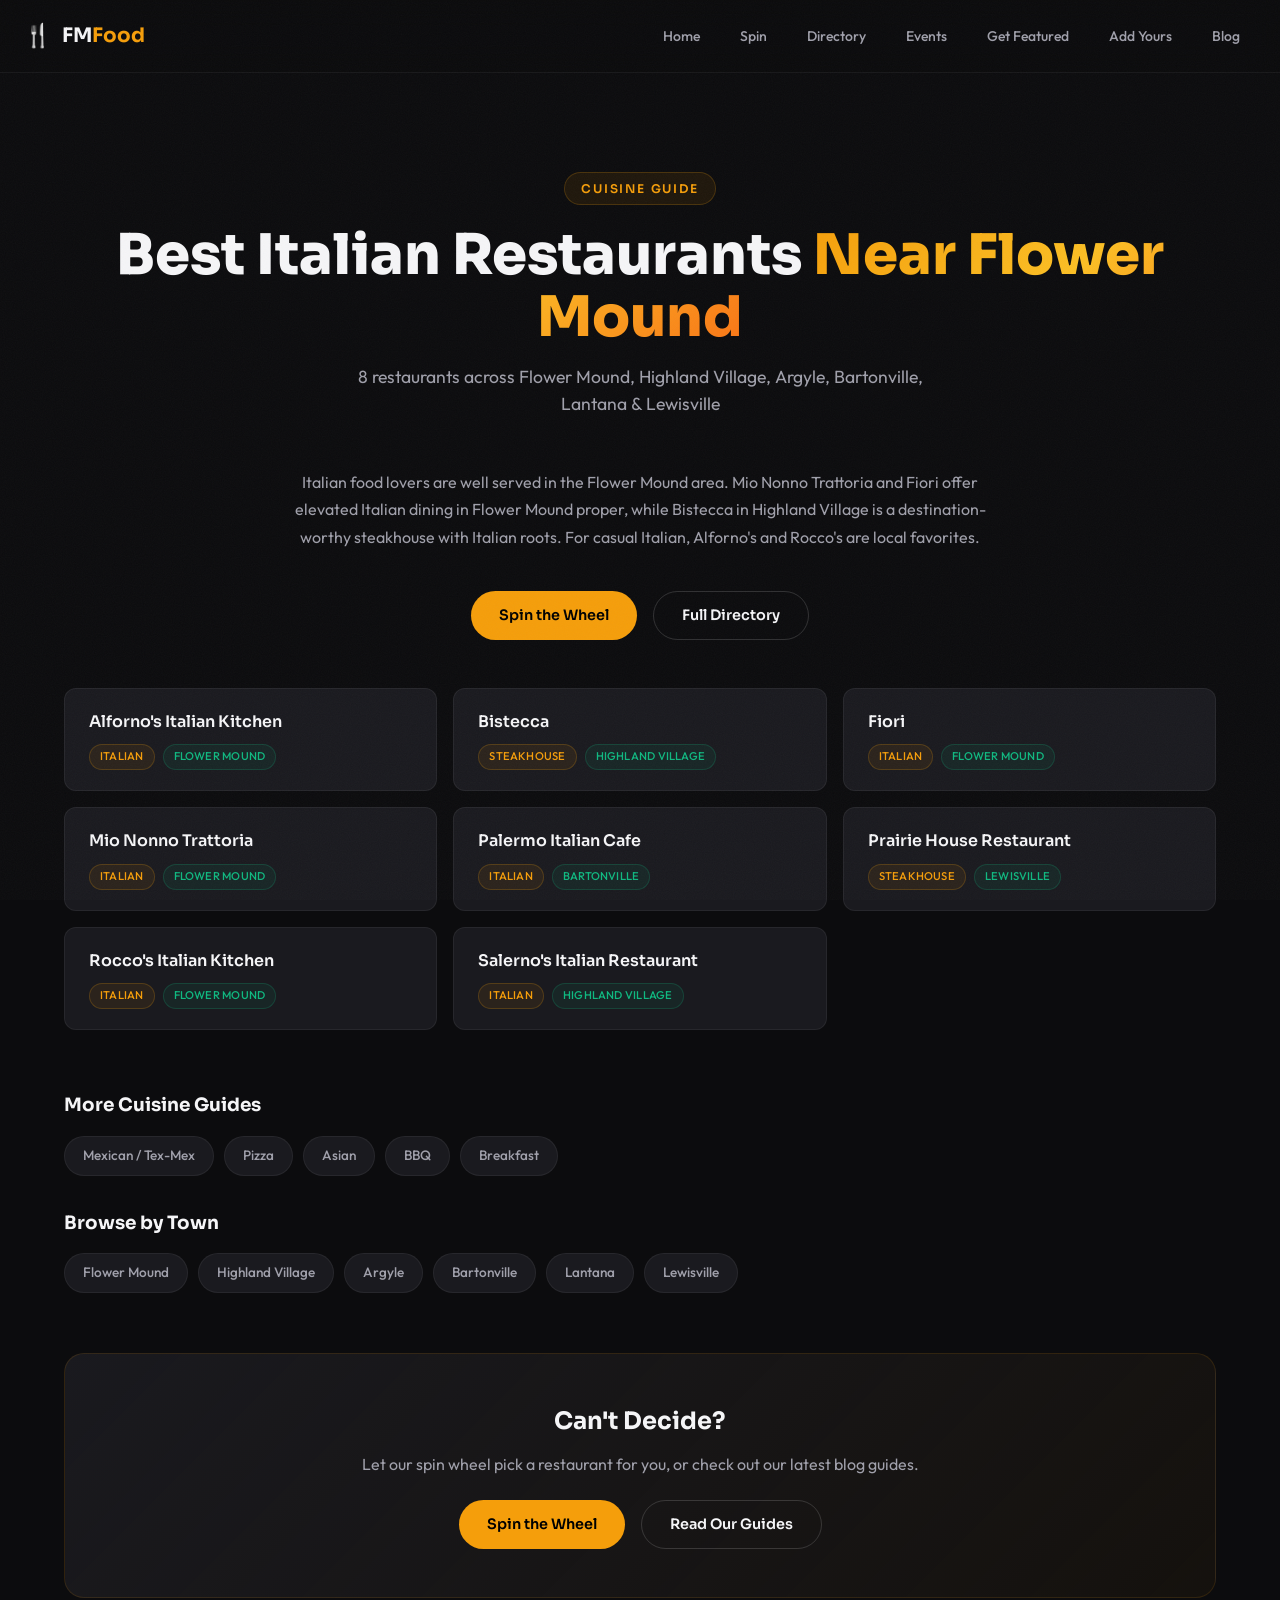
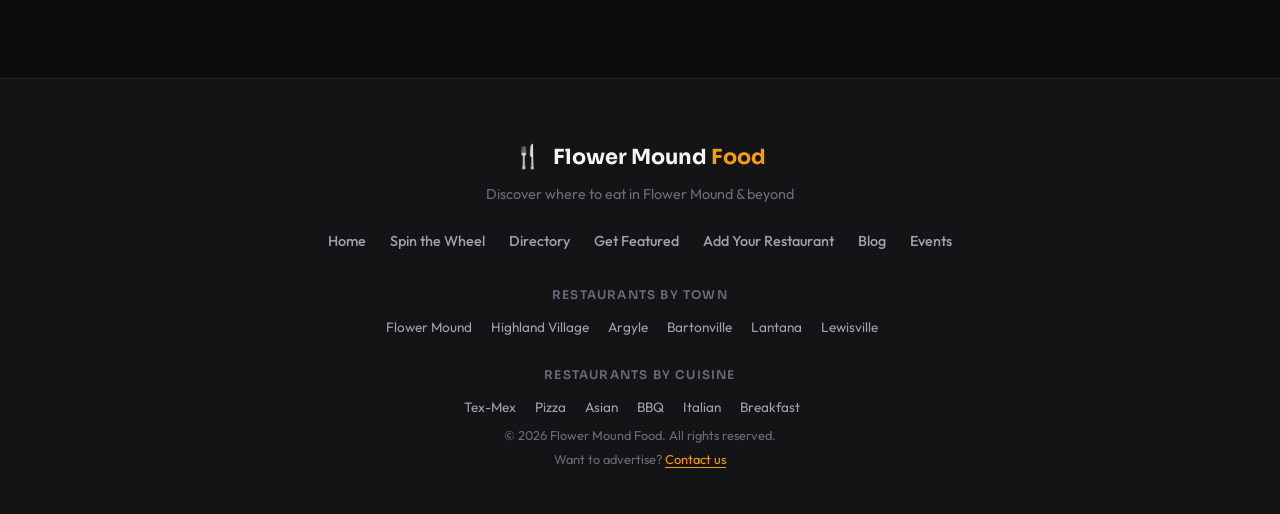
<file: best-italian.html>
<!DOCTYPE html>
<html lang="en">
<head>
  <meta charset="UTF-8">
  <meta name="viewport" content="width=device-width, initial-scale=1.0">
  <!-- Google Analytics -->
  <script async src="https://www.googletagmanager.com/gtag/js?id=G-6RMHL6KV5H"></script>
  <script>
    window.dataLayer = window.dataLayer || [];
    function gtag(){dataLayer.push(arguments);}
    gtag('js', new Date());
    gtag('config', 'G-6RMHL6KV5H');
  </script>
  <title>Best Italian Restaurants Near Flower Mound TX</title>
  <meta name="description" content="Find the best Italian restaurants near Flower Mound TX. From upscale trattoria to casual pizza & pasta across Flower Mound, Highland Village & Bartonville.">
  <link rel="canonical" href="https://flowermoundfood.com/best-italian.html">
  <meta property="og:title" content="Best Italian Restaurants Near Flower Mound TX">
  <meta property="og:description" content="Find the best Italian restaurants near Flower Mound TX. From upscale trattoria to casual pizza & pasta across Flower Mound, Highland Village & Bartonville.">
  <meta property="og:type" content="website">
  <meta property="og:url" content="https://flowermoundfood.com/best-italian.html">
  <meta property="og:site_name" content="Flower Mound Food">
  <link rel="preconnect" href="https://fonts.googleapis.com">
  <link rel="preconnect" href="https://fonts.gstatic.com" crossorigin>
  <link href="https://fonts.googleapis.com/css2?family=Outfit:wght@300;400;500;600;700;800;900&family=Sora:wght@300;400;500;600;700;800&display=swap" rel="stylesheet">
  <link rel="stylesheet" href="./style.css">
  <link rel="stylesheet" href="./landing-style.css">
</head>
<body>

  <div class="noise-overlay"></div>
  <nav id="navbar" class="scrolled">
    <div class="nav-inner">
      <a href="./index.html" class="nav-brand">
        <span class="brand-icon">&#127860;</span>
        <span class="brand-text">FM<span class="brand-accent">Food</span></span>
      </a>
      <button class="nav-toggle" id="navToggle" aria-label="Toggle menu">
        <span></span><span></span><span></span>
      </button>
      <div class="nav-links" id="navLinks">
        <a href="./index.html" class="nav-link">Home</a>
        <a href="./index.html#wheel" class="nav-link">Spin</a>
        <a href="./index.html#directory" class="nav-link">Directory</a>
        <a href="./events.html" class="nav-link">Events</a>
        <a href="./index.html#pricing" class="nav-link">Get Featured</a>
        <a href="./index.html#submit" class="nav-link">Add Yours</a>
        <a href="./blog.html" class="nav-link">Blog</a>
      </div>
    </div>
  </nav>

  <main class="landing-main">
    <div class="container">
      <div class="landing-hero">
        <span class="section-tag">Cuisine Guide</span>
        <h1 class="landing-title">Best Italian Restaurants <span class="text-gradient">Near Flower Mound</span></h1>
        <p class="landing-subtitle">8 restaurants across Flower Mound, Highland Village, Argyle, Bartonville, Lantana &amp; Lewisville</p>
      </div>

      <div class="landing-intro">
        <p>Italian food lovers are well served in the Flower Mound area. Mio Nonno Trattoria and Fiori offer elevated Italian dining in Flower Mound proper, while Bistecca in Highland Village is a destination-worthy steakhouse with Italian roots. For casual Italian, Alforno's and Rocco's are local favorites.</p>
      </div>

      <div class="landing-ctas">
        <a href="./index.html#wheel" class="btn btn-primary">Spin the Wheel</a>
        <a href="./index.html#directory" class="btn btn-outline">Full Directory</a>
      </div>

      <div class="landing-grid">
        <div class="landing-card">
          <div class="card-name">Alforno's Italian Kitchen</div>
          <div class="card-badges">
            <span class="badge badge-category">Italian</span>
            <span class="badge badge-town">Flower Mound</span>
          </div>
        </div>
        <div class="landing-card">
          <div class="card-name">Bistecca</div>
          <div class="card-badges">
            <span class="badge badge-category">Steakhouse</span>
            <span class="badge badge-town">Highland Village</span>
          </div>
        </div>
        <div class="landing-card">
          <div class="card-name">Fiori</div>
          <div class="card-badges">
            <span class="badge badge-category">Italian</span>
            <span class="badge badge-town">Flower Mound</span>
          </div>
        </div>
        <div class="landing-card">
          <div class="card-name">Mio Nonno Trattoria</div>
          <div class="card-badges">
            <span class="badge badge-category">Italian</span>
            <span class="badge badge-town">Flower Mound</span>
          </div>
        </div>
        <div class="landing-card">
          <div class="card-name">Palermo Italian Cafe</div>
          <div class="card-badges">
            <span class="badge badge-category">Italian</span>
            <span class="badge badge-town">Bartonville</span>
          </div>
        </div>
        <div class="landing-card">
          <div class="card-name">Prairie House Restaurant</div>
          <div class="card-badges">
            <span class="badge badge-category">Steakhouse</span>
            <span class="badge badge-town">Lewisville</span>
          </div>
        </div>
        <div class="landing-card">
          <div class="card-name">Rocco's Italian Kitchen</div>
          <div class="card-badges">
            <span class="badge badge-category">Italian</span>
            <span class="badge badge-town">Flower Mound</span>
          </div>
        </div>
        <div class="landing-card">
          <div class="card-name">Salerno's Italian Restaurant</div>
          <div class="card-badges">
            <span class="badge badge-category">Italian</span>
            <span class="badge badge-town">Highland Village</span>
          </div>
        </div>
      </div>

      <div class="cross-links">
        <h2>More Cuisine Guides</h2>
        <div class="cross-link-row"><a href="./best-mexican.html" class="cross-link-pill">Mexican / Tex-Mex</a> <a href="./best-pizza.html" class="cross-link-pill">Pizza</a> <a href="./best-asian.html" class="cross-link-pill">Asian</a> <a href="./best-bbq.html" class="cross-link-pill">BBQ</a> <a href="./best-breakfast.html" class="cross-link-pill">Breakfast</a></div>
        <h2>Browse by Town</h2>
        <div class="cross-link-row"><a href="./flower-mound.html" class="cross-link-pill">Flower Mound</a> <a href="./highland-village.html" class="cross-link-pill">Highland Village</a> <a href="./argyle.html" class="cross-link-pill">Argyle</a> <a href="./bartonville.html" class="cross-link-pill">Bartonville</a> <a href="./lantana.html" class="cross-link-pill">Lantana</a> <a href="./lewisville.html" class="cross-link-pill">Lewisville</a></div>
      </div>

      <div class="landing-cta-box">
        <h2>Can't Decide?</h2>
        <p>Let our spin wheel pick a restaurant for you, or check out our latest blog guides.</p>
        <div class="landing-cta-buttons">
          <a href="./index.html#wheel" class="btn btn-primary">Spin the Wheel</a>
          <a href="./blog.html" class="btn btn-outline">Read Our Guides</a>
        </div>
      </div>
    </div>
  </main>


  <footer class="footer">
    <div class="container">
      <div class="footer-inner">
        <div class="footer-brand">
          <span class="brand-icon">&#127860;</span>
          <span class="brand-text">Flower Mound <span class="brand-accent">Food</span></span>
          <p class="footer-tagline">Discover where to eat in Flower Mound &amp; beyond</p>
        </div>
        <div class="footer-links">
          <a href="./index.html">Home</a>
          <a href="./index.html#wheel">Spin the Wheel</a>
          <a href="./index.html#directory">Directory</a>
          <a href="./index.html#pricing">Get Featured</a>
          <a href="./index.html#submit">Add Your Restaurant</a>
          <a href="./blog.html">Blog</a>
          <a href="./events.html">Events</a>
        </div>
        <div class="footer-towns">
          <p class="footer-section-label">Restaurants by Town</p>
          <a href="./flower-mound.html">Flower Mound</a>
          <a href="./highland-village.html">Highland Village</a>
          <a href="./argyle.html">Argyle</a>
          <a href="./bartonville.html">Bartonville</a>
          <a href="./lantana.html">Lantana</a>
          <a href="./lewisville.html">Lewisville</a>
        </div>
        <div class="footer-cuisines">
          <p class="footer-section-label">Restaurants by Cuisine</p>
          <a href="./best-mexican.html">Tex-Mex</a>
          <a href="./best-pizza.html">Pizza</a>
          <a href="./best-asian.html">Asian</a>
          <a href="./best-bbq.html">BBQ</a>
          <a href="./best-italian.html">Italian</a>
          <a href="./best-breakfast.html">Breakfast</a>
        </div>
        <div class="footer-bottom">
          <p>&copy; 2026 Flower Mound Food. All rights reserved.</p>
          <p>Want to advertise? <a href="mailto:flowermoundfood@gmail.com?subject=Advertising%20Inquiry%20-%20Flower%20Mound%20Food">Contact us</a></p>
        </div>
      </div>
    </div>
  </footer>

  <script>
    const toggle = document.getElementById('navToggle');
    const links = document.getElementById('navLinks');
    if (toggle && links) {
      toggle.addEventListener('click', () => {
        toggle.classList.toggle('open');
        links.classList.toggle('open');
      });
      document.querySelectorAll('.nav-link').forEach(l => {
        l.addEventListener('click', () => {
          toggle.classList.remove('open');
          links.classList.remove('open');
        });
      });
    }
  </script>
  <script type="application/ld+json">
{
  "@context": "https://schema.org",
  "@type": "ItemList",
  "name": "Best Italian Restaurants Near Flower Mound TX",
  "description": "Find the best Italian restaurants near Flower Mound TX. From upscale trattoria to casual pizza & pasta across Flower Mound, Highland Village & Bartonville.",
  "numberOfItems": 8,
  "itemListElement": [
    {
      "@type": "ListItem",
      "position": 1,
      "name": "Alforno's Italian Kitchen",
      "item": {
        "@type": "Restaurant",
        "name": "Alforno's Italian Kitchen",
        "address": {
          "@type": "PostalAddress",
          "addressLocality": "Flower Mound",
          "addressRegion": "TX"
        }
      }
    },
    {
      "@type": "ListItem",
      "position": 2,
      "name": "Bistecca",
      "item": {
        "@type": "Restaurant",
        "name": "Bistecca",
        "address": {
          "@type": "PostalAddress",
          "addressLocality": "Highland Village",
          "addressRegion": "TX"
        }
      }
    },
    {
      "@type": "ListItem",
      "position": 3,
      "name": "Fiori",
      "item": {
        "@type": "Restaurant",
        "name": "Fiori",
        "address": {
          "@type": "PostalAddress",
          "addressLocality": "Flower Mound",
          "addressRegion": "TX"
        }
      }
    },
    {
      "@type": "ListItem",
      "position": 4,
      "name": "Mio Nonno Trattoria",
      "item": {
        "@type": "Restaurant",
        "name": "Mio Nonno Trattoria",
        "address": {
          "@type": "PostalAddress",
          "addressLocality": "Flower Mound",
          "addressRegion": "TX"
        }
      }
    },
    {
      "@type": "ListItem",
      "position": 5,
      "name": "Palermo Italian Cafe",
      "item": {
        "@type": "Restaurant",
        "name": "Palermo Italian Cafe",
        "address": {
          "@type": "PostalAddress",
          "addressLocality": "Bartonville",
          "addressRegion": "TX"
        }
      }
    },
    {
      "@type": "ListItem",
      "position": 6,
      "name": "Prairie House Restaurant",
      "item": {
        "@type": "Restaurant",
        "name": "Prairie House Restaurant",
        "address": {
          "@type": "PostalAddress",
          "addressLocality": "Lewisville",
          "addressRegion": "TX"
        }
      }
    },
    {
      "@type": "ListItem",
      "position": 7,
      "name": "Rocco's Italian Kitchen",
      "item": {
        "@type": "Restaurant",
        "name": "Rocco's Italian Kitchen",
        "address": {
          "@type": "PostalAddress",
          "addressLocality": "Flower Mound",
          "addressRegion": "TX"
        }
      }
    },
    {
      "@type": "ListItem",
      "position": 8,
      "name": "Salerno's Italian Restaurant",
      "item": {
        "@type": "Restaurant",
        "name": "Salerno's Italian Restaurant",
        "address": {
          "@type": "PostalAddress",
          "addressLocality": "Highland Village",
          "addressRegion": "TX"
        }
      }
    }
  ]
}
  </script>
</body>
</html>
</file>
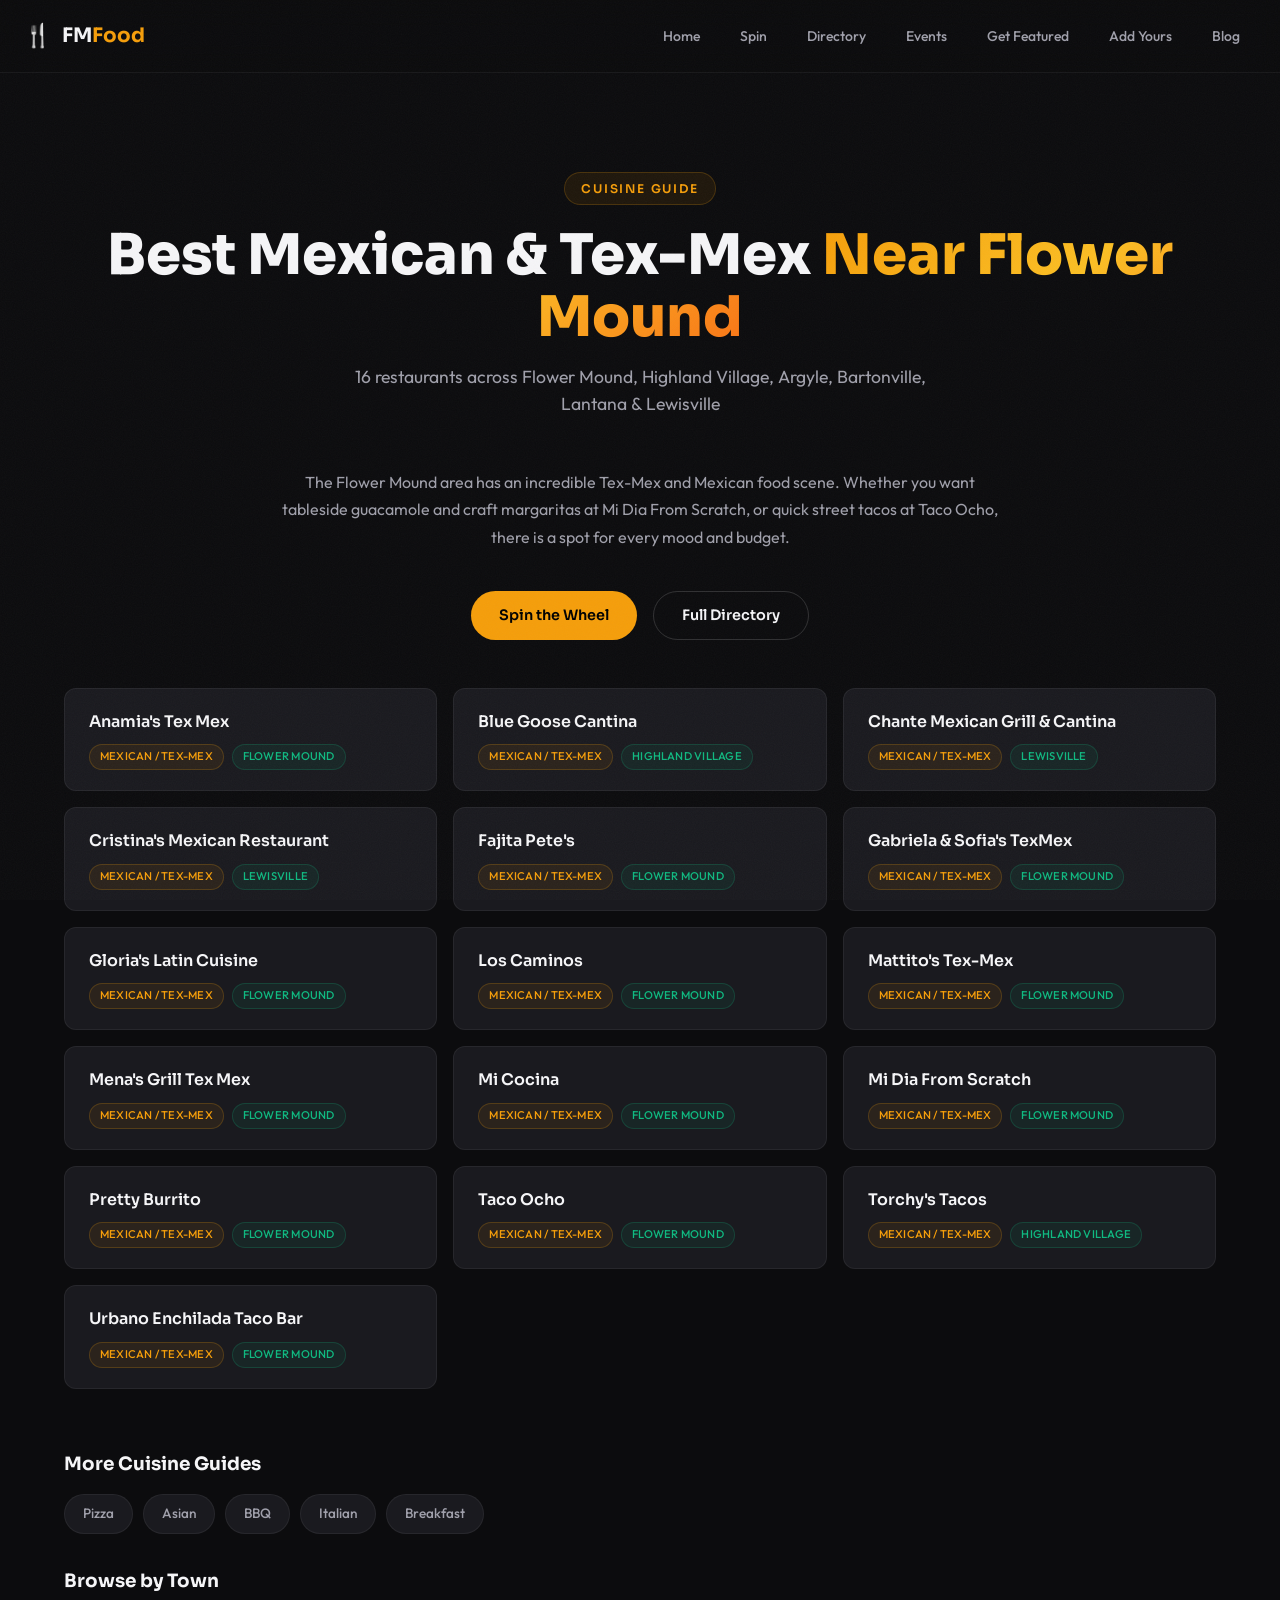
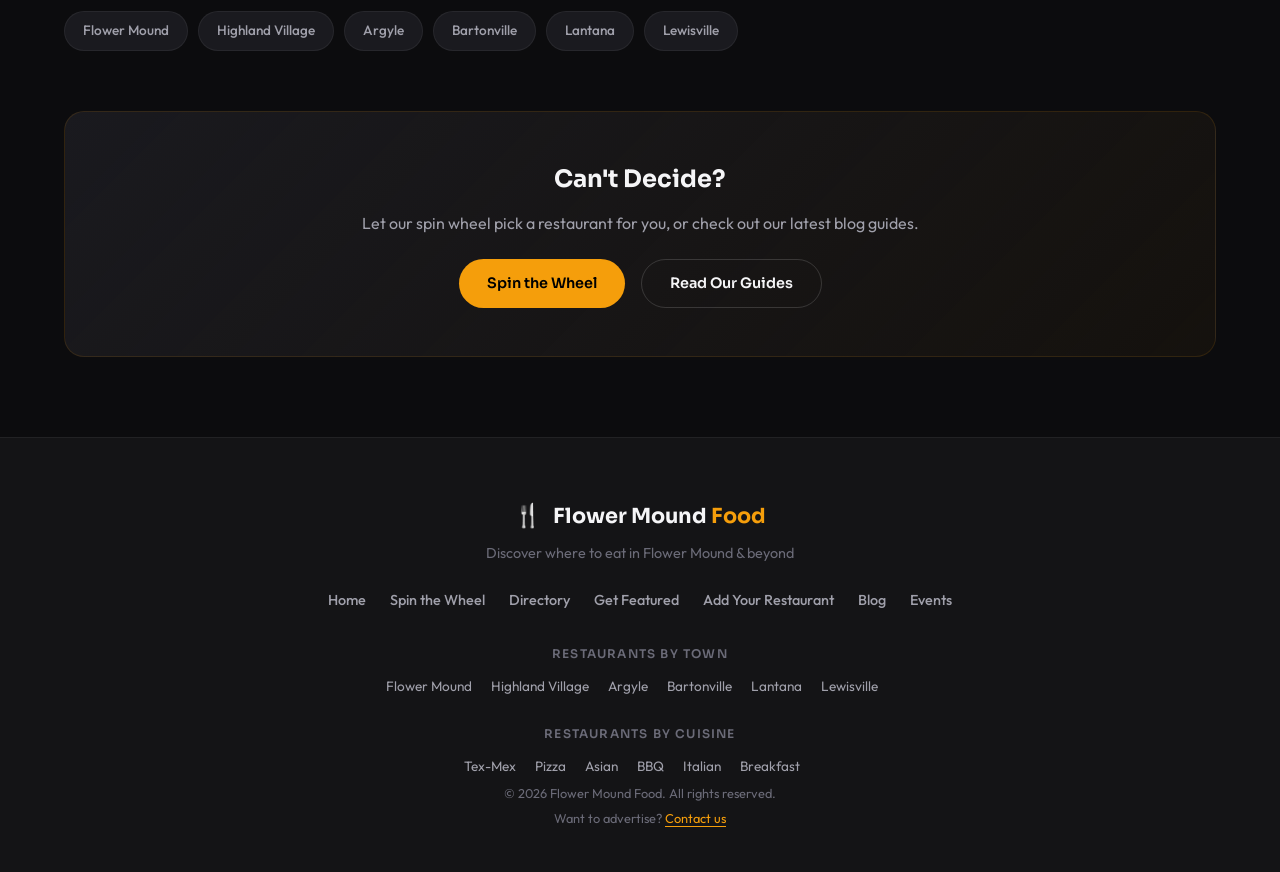
<file: best-mexican.html>
<!DOCTYPE html>
<html lang="en">
<head>
  <meta charset="UTF-8">
  <meta name="viewport" content="width=device-width, initial-scale=1.0">
  <!-- Google Analytics -->
  <script async src="https://www.googletagmanager.com/gtag/js?id=G-6RMHL6KV5H"></script>
  <script>
    window.dataLayer = window.dataLayer || [];
    function gtag(){dataLayer.push(arguments);}
    gtag('js', new Date());
    gtag('config', 'G-6RMHL6KV5H');
  </script>
  <title>Best Mexican & Tex-Mex Restaurants Near Flower Mound TX</title>
  <meta name="description" content="Find the best Mexican and Tex-Mex restaurants near Flower Mound TX. From upscale Tex-Mex to casual taquerias across Flower Mound, Highland Village, Argyle & beyond.">
  <link rel="canonical" href="https://flowermoundfood.com/best-mexican.html">
  <meta property="og:title" content="Best Mexican & Tex-Mex Restaurants Near Flower Mound TX">
  <meta property="og:description" content="Find the best Mexican and Tex-Mex restaurants near Flower Mound TX. From upscale Tex-Mex to casual taquerias across Flower Mound, Highland Village, Argyle & beyond.">
  <meta property="og:type" content="website">
  <meta property="og:url" content="https://flowermoundfood.com/best-mexican.html">
  <meta property="og:site_name" content="Flower Mound Food">
  <link rel="preconnect" href="https://fonts.googleapis.com">
  <link rel="preconnect" href="https://fonts.gstatic.com" crossorigin>
  <link href="https://fonts.googleapis.com/css2?family=Outfit:wght@300;400;500;600;700;800;900&family=Sora:wght@300;400;500;600;700;800&display=swap" rel="stylesheet">
  <link rel="stylesheet" href="./style.css">
  <link rel="stylesheet" href="./landing-style.css">
</head>
<body>

  <div class="noise-overlay"></div>
  <nav id="navbar" class="scrolled">
    <div class="nav-inner">
      <a href="./index.html" class="nav-brand">
        <span class="brand-icon">&#127860;</span>
        <span class="brand-text">FM<span class="brand-accent">Food</span></span>
      </a>
      <button class="nav-toggle" id="navToggle" aria-label="Toggle menu">
        <span></span><span></span><span></span>
      </button>
      <div class="nav-links" id="navLinks">
        <a href="./index.html" class="nav-link">Home</a>
        <a href="./index.html#wheel" class="nav-link">Spin</a>
        <a href="./index.html#directory" class="nav-link">Directory</a>
        <a href="./events.html" class="nav-link">Events</a>
        <a href="./index.html#pricing" class="nav-link">Get Featured</a>
        <a href="./index.html#submit" class="nav-link">Add Yours</a>
        <a href="./blog.html" class="nav-link">Blog</a>
      </div>
    </div>
  </nav>

  <main class="landing-main">
    <div class="container">
      <div class="landing-hero">
        <span class="section-tag">Cuisine Guide</span>
        <h1 class="landing-title">Best Mexican & Tex-Mex <span class="text-gradient">Near Flower Mound</span></h1>
        <p class="landing-subtitle">16 restaurants across Flower Mound, Highland Village, Argyle, Bartonville, Lantana &amp; Lewisville</p>
      </div>

      <div class="landing-intro">
        <p>The Flower Mound area has an incredible Tex-Mex and Mexican food scene. Whether you want tableside guacamole and craft margaritas at Mi Dia From Scratch, or quick street tacos at Taco Ocho, there is a spot for every mood and budget.</p>
      </div>

      <div class="landing-ctas">
        <a href="./index.html#wheel" class="btn btn-primary">Spin the Wheel</a>
        <a href="./index.html#directory" class="btn btn-outline">Full Directory</a>
      </div>

      <div class="landing-grid">
        <div class="landing-card">
          <div class="card-name">Anamia's Tex Mex</div>
          <div class="card-badges">
            <span class="badge badge-category">Mexican / Tex-Mex</span>
            <span class="badge badge-town">Flower Mound</span>
          </div>
        </div>
        <div class="landing-card">
          <div class="card-name">Blue Goose Cantina</div>
          <div class="card-badges">
            <span class="badge badge-category">Mexican / Tex-Mex</span>
            <span class="badge badge-town">Highland Village</span>
          </div>
        </div>
        <div class="landing-card">
          <div class="card-name">Chante Mexican Grill & Cantina</div>
          <div class="card-badges">
            <span class="badge badge-category">Mexican / Tex-Mex</span>
            <span class="badge badge-town">Lewisville</span>
          </div>
        </div>
        <div class="landing-card">
          <div class="card-name">Cristina's Mexican Restaurant</div>
          <div class="card-badges">
            <span class="badge badge-category">Mexican / Tex-Mex</span>
            <span class="badge badge-town">Lewisville</span>
          </div>
        </div>
        <div class="landing-card">
          <div class="card-name">Fajita Pete's</div>
          <div class="card-badges">
            <span class="badge badge-category">Mexican / Tex-Mex</span>
            <span class="badge badge-town">Flower Mound</span>
          </div>
        </div>
        <div class="landing-card">
          <div class="card-name">Gabriela & Sofia's TexMex</div>
          <div class="card-badges">
            <span class="badge badge-category">Mexican / Tex-Mex</span>
            <span class="badge badge-town">Flower Mound</span>
          </div>
        </div>
        <div class="landing-card">
          <div class="card-name">Gloria's Latin Cuisine</div>
          <div class="card-badges">
            <span class="badge badge-category">Mexican / Tex-Mex</span>
            <span class="badge badge-town">Flower Mound</span>
          </div>
        </div>
        <div class="landing-card">
          <div class="card-name">Los Caminos</div>
          <div class="card-badges">
            <span class="badge badge-category">Mexican / Tex-Mex</span>
            <span class="badge badge-town">Flower Mound</span>
          </div>
        </div>
        <div class="landing-card">
          <div class="card-name">Mattito's Tex-Mex</div>
          <div class="card-badges">
            <span class="badge badge-category">Mexican / Tex-Mex</span>
            <span class="badge badge-town">Flower Mound</span>
          </div>
        </div>
        <div class="landing-card">
          <div class="card-name">Mena's Grill Tex Mex</div>
          <div class="card-badges">
            <span class="badge badge-category">Mexican / Tex-Mex</span>
            <span class="badge badge-town">Flower Mound</span>
          </div>
        </div>
        <div class="landing-card">
          <div class="card-name">Mi Cocina</div>
          <div class="card-badges">
            <span class="badge badge-category">Mexican / Tex-Mex</span>
            <span class="badge badge-town">Flower Mound</span>
          </div>
        </div>
        <div class="landing-card">
          <div class="card-name">Mi Dia From Scratch</div>
          <div class="card-badges">
            <span class="badge badge-category">Mexican / Tex-Mex</span>
            <span class="badge badge-town">Flower Mound</span>
          </div>
        </div>
        <div class="landing-card">
          <div class="card-name">Pretty Burrito</div>
          <div class="card-badges">
            <span class="badge badge-category">Mexican / Tex-Mex</span>
            <span class="badge badge-town">Flower Mound</span>
          </div>
        </div>
        <div class="landing-card">
          <div class="card-name">Taco Ocho</div>
          <div class="card-badges">
            <span class="badge badge-category">Mexican / Tex-Mex</span>
            <span class="badge badge-town">Flower Mound</span>
          </div>
        </div>
        <div class="landing-card">
          <div class="card-name">Torchy's Tacos</div>
          <div class="card-badges">
            <span class="badge badge-category">Mexican / Tex-Mex</span>
            <span class="badge badge-town">Highland Village</span>
          </div>
        </div>
        <div class="landing-card">
          <div class="card-name">Urbano Enchilada Taco Bar</div>
          <div class="card-badges">
            <span class="badge badge-category">Mexican / Tex-Mex</span>
            <span class="badge badge-town">Flower Mound</span>
          </div>
        </div>
      </div>

      <div class="cross-links">
        <h2>More Cuisine Guides</h2>
        <div class="cross-link-row"><a href="./best-pizza.html" class="cross-link-pill">Pizza</a> <a href="./best-asian.html" class="cross-link-pill">Asian</a> <a href="./best-bbq.html" class="cross-link-pill">BBQ</a> <a href="./best-italian.html" class="cross-link-pill">Italian</a> <a href="./best-breakfast.html" class="cross-link-pill">Breakfast</a></div>
        <h2>Browse by Town</h2>
        <div class="cross-link-row"><a href="./flower-mound.html" class="cross-link-pill">Flower Mound</a> <a href="./highland-village.html" class="cross-link-pill">Highland Village</a> <a href="./argyle.html" class="cross-link-pill">Argyle</a> <a href="./bartonville.html" class="cross-link-pill">Bartonville</a> <a href="./lantana.html" class="cross-link-pill">Lantana</a> <a href="./lewisville.html" class="cross-link-pill">Lewisville</a></div>
      </div>

      <div class="landing-cta-box">
        <h2>Can't Decide?</h2>
        <p>Let our spin wheel pick a restaurant for you, or check out our latest blog guides.</p>
        <div class="landing-cta-buttons">
          <a href="./index.html#wheel" class="btn btn-primary">Spin the Wheel</a>
          <a href="./blog.html" class="btn btn-outline">Read Our Guides</a>
        </div>
      </div>
    </div>
  </main>


  <footer class="footer">
    <div class="container">
      <div class="footer-inner">
        <div class="footer-brand">
          <span class="brand-icon">&#127860;</span>
          <span class="brand-text">Flower Mound <span class="brand-accent">Food</span></span>
          <p class="footer-tagline">Discover where to eat in Flower Mound &amp; beyond</p>
        </div>
        <div class="footer-links">
          <a href="./index.html">Home</a>
          <a href="./index.html#wheel">Spin the Wheel</a>
          <a href="./index.html#directory">Directory</a>
          <a href="./index.html#pricing">Get Featured</a>
          <a href="./index.html#submit">Add Your Restaurant</a>
          <a href="./blog.html">Blog</a>
          <a href="./events.html">Events</a>
        </div>
        <div class="footer-towns">
          <p class="footer-section-label">Restaurants by Town</p>
          <a href="./flower-mound.html">Flower Mound</a>
          <a href="./highland-village.html">Highland Village</a>
          <a href="./argyle.html">Argyle</a>
          <a href="./bartonville.html">Bartonville</a>
          <a href="./lantana.html">Lantana</a>
          <a href="./lewisville.html">Lewisville</a>
        </div>
        <div class="footer-cuisines">
          <p class="footer-section-label">Restaurants by Cuisine</p>
          <a href="./best-mexican.html">Tex-Mex</a>
          <a href="./best-pizza.html">Pizza</a>
          <a href="./best-asian.html">Asian</a>
          <a href="./best-bbq.html">BBQ</a>
          <a href="./best-italian.html">Italian</a>
          <a href="./best-breakfast.html">Breakfast</a>
        </div>
        <div class="footer-bottom">
          <p>&copy; 2026 Flower Mound Food. All rights reserved.</p>
          <p>Want to advertise? <a href="mailto:flowermoundfood@gmail.com?subject=Advertising%20Inquiry%20-%20Flower%20Mound%20Food">Contact us</a></p>
        </div>
      </div>
    </div>
  </footer>

  <script>
    const toggle = document.getElementById('navToggle');
    const links = document.getElementById('navLinks');
    if (toggle && links) {
      toggle.addEventListener('click', () => {
        toggle.classList.toggle('open');
        links.classList.toggle('open');
      });
      document.querySelectorAll('.nav-link').forEach(l => {
        l.addEventListener('click', () => {
          toggle.classList.remove('open');
          links.classList.remove('open');
        });
      });
    }
  </script>
  <script type="application/ld+json">
{
  "@context": "https://schema.org",
  "@type": "ItemList",
  "name": "Best Mexican & Tex-Mex Restaurants Near Flower Mound TX",
  "description": "Find the best Mexican and Tex-Mex restaurants near Flower Mound TX. From upscale Tex-Mex to casual taquerias across Flower Mound, Highland Village, Argyle & beyond.",
  "numberOfItems": 16,
  "itemListElement": [
    {
      "@type": "ListItem",
      "position": 1,
      "name": "Anamia's Tex Mex",
      "item": {
        "@type": "Restaurant",
        "name": "Anamia's Tex Mex",
        "address": {
          "@type": "PostalAddress",
          "addressLocality": "Flower Mound",
          "addressRegion": "TX"
        }
      }
    },
    {
      "@type": "ListItem",
      "position": 2,
      "name": "Blue Goose Cantina",
      "item": {
        "@type": "Restaurant",
        "name": "Blue Goose Cantina",
        "address": {
          "@type": "PostalAddress",
          "addressLocality": "Highland Village",
          "addressRegion": "TX"
        }
      }
    },
    {
      "@type": "ListItem",
      "position": 3,
      "name": "Chante Mexican Grill & Cantina",
      "item": {
        "@type": "Restaurant",
        "name": "Chante Mexican Grill & Cantina",
        "address": {
          "@type": "PostalAddress",
          "addressLocality": "Lewisville",
          "addressRegion": "TX"
        }
      }
    },
    {
      "@type": "ListItem",
      "position": 4,
      "name": "Cristina's Mexican Restaurant",
      "item": {
        "@type": "Restaurant",
        "name": "Cristina's Mexican Restaurant",
        "address": {
          "@type": "PostalAddress",
          "addressLocality": "Lewisville",
          "addressRegion": "TX"
        }
      }
    },
    {
      "@type": "ListItem",
      "position": 5,
      "name": "Fajita Pete's",
      "item": {
        "@type": "Restaurant",
        "name": "Fajita Pete's",
        "address": {
          "@type": "PostalAddress",
          "addressLocality": "Flower Mound",
          "addressRegion": "TX"
        }
      }
    },
    {
      "@type": "ListItem",
      "position": 6,
      "name": "Gabriela & Sofia's TexMex",
      "item": {
        "@type": "Restaurant",
        "name": "Gabriela & Sofia's TexMex",
        "address": {
          "@type": "PostalAddress",
          "addressLocality": "Flower Mound",
          "addressRegion": "TX"
        }
      }
    },
    {
      "@type": "ListItem",
      "position": 7,
      "name": "Gloria's Latin Cuisine",
      "item": {
        "@type": "Restaurant",
        "name": "Gloria's Latin Cuisine",
        "address": {
          "@type": "PostalAddress",
          "addressLocality": "Flower Mound",
          "addressRegion": "TX"
        }
      }
    },
    {
      "@type": "ListItem",
      "position": 8,
      "name": "Los Caminos",
      "item": {
        "@type": "Restaurant",
        "name": "Los Caminos",
        "address": {
          "@type": "PostalAddress",
          "addressLocality": "Flower Mound",
          "addressRegion": "TX"
        }
      }
    },
    {
      "@type": "ListItem",
      "position": 9,
      "name": "Mattito's Tex-Mex",
      "item": {
        "@type": "Restaurant",
        "name": "Mattito's Tex-Mex",
        "address": {
          "@type": "PostalAddress",
          "addressLocality": "Flower Mound",
          "addressRegion": "TX"
        }
      }
    },
    {
      "@type": "ListItem",
      "position": 10,
      "name": "Mena's Grill Tex Mex",
      "item": {
        "@type": "Restaurant",
        "name": "Mena's Grill Tex Mex",
        "address": {
          "@type": "PostalAddress",
          "addressLocality": "Flower Mound",
          "addressRegion": "TX"
        }
      }
    },
    {
      "@type": "ListItem",
      "position": 11,
      "name": "Mi Cocina",
      "item": {
        "@type": "Restaurant",
        "name": "Mi Cocina",
        "address": {
          "@type": "PostalAddress",
          "addressLocality": "Flower Mound",
          "addressRegion": "TX"
        }
      }
    },
    {
      "@type": "ListItem",
      "position": 12,
      "name": "Mi Dia From Scratch",
      "item": {
        "@type": "Restaurant",
        "name": "Mi Dia From Scratch",
        "address": {
          "@type": "PostalAddress",
          "addressLocality": "Flower Mound",
          "addressRegion": "TX"
        }
      }
    },
    {
      "@type": "ListItem",
      "position": 13,
      "name": "Pretty Burrito",
      "item": {
        "@type": "Restaurant",
        "name": "Pretty Burrito",
        "address": {
          "@type": "PostalAddress",
          "addressLocality": "Flower Mound",
          "addressRegion": "TX"
        }
      }
    },
    {
      "@type": "ListItem",
      "position": 14,
      "name": "Taco Ocho",
      "item": {
        "@type": "Restaurant",
        "name": "Taco Ocho",
        "address": {
          "@type": "PostalAddress",
          "addressLocality": "Flower Mound",
          "addressRegion": "TX"
        }
      }
    },
    {
      "@type": "ListItem",
      "position": 15,
      "name": "Torchy's Tacos",
      "item": {
        "@type": "Restaurant",
        "name": "Torchy's Tacos",
        "address": {
          "@type": "PostalAddress",
          "addressLocality": "Highland Village",
          "addressRegion": "TX"
        }
      }
    },
    {
      "@type": "ListItem",
      "position": 16,
      "name": "Urbano Enchilada Taco Bar",
      "item": {
        "@type": "Restaurant",
        "name": "Urbano Enchilada Taco Bar",
        "address": {
          "@type": "PostalAddress",
          "addressLocality": "Flower Mound",
          "addressRegion": "TX"
        }
      }
    }
  ]
}
  </script>
</body>
</html>
</file>
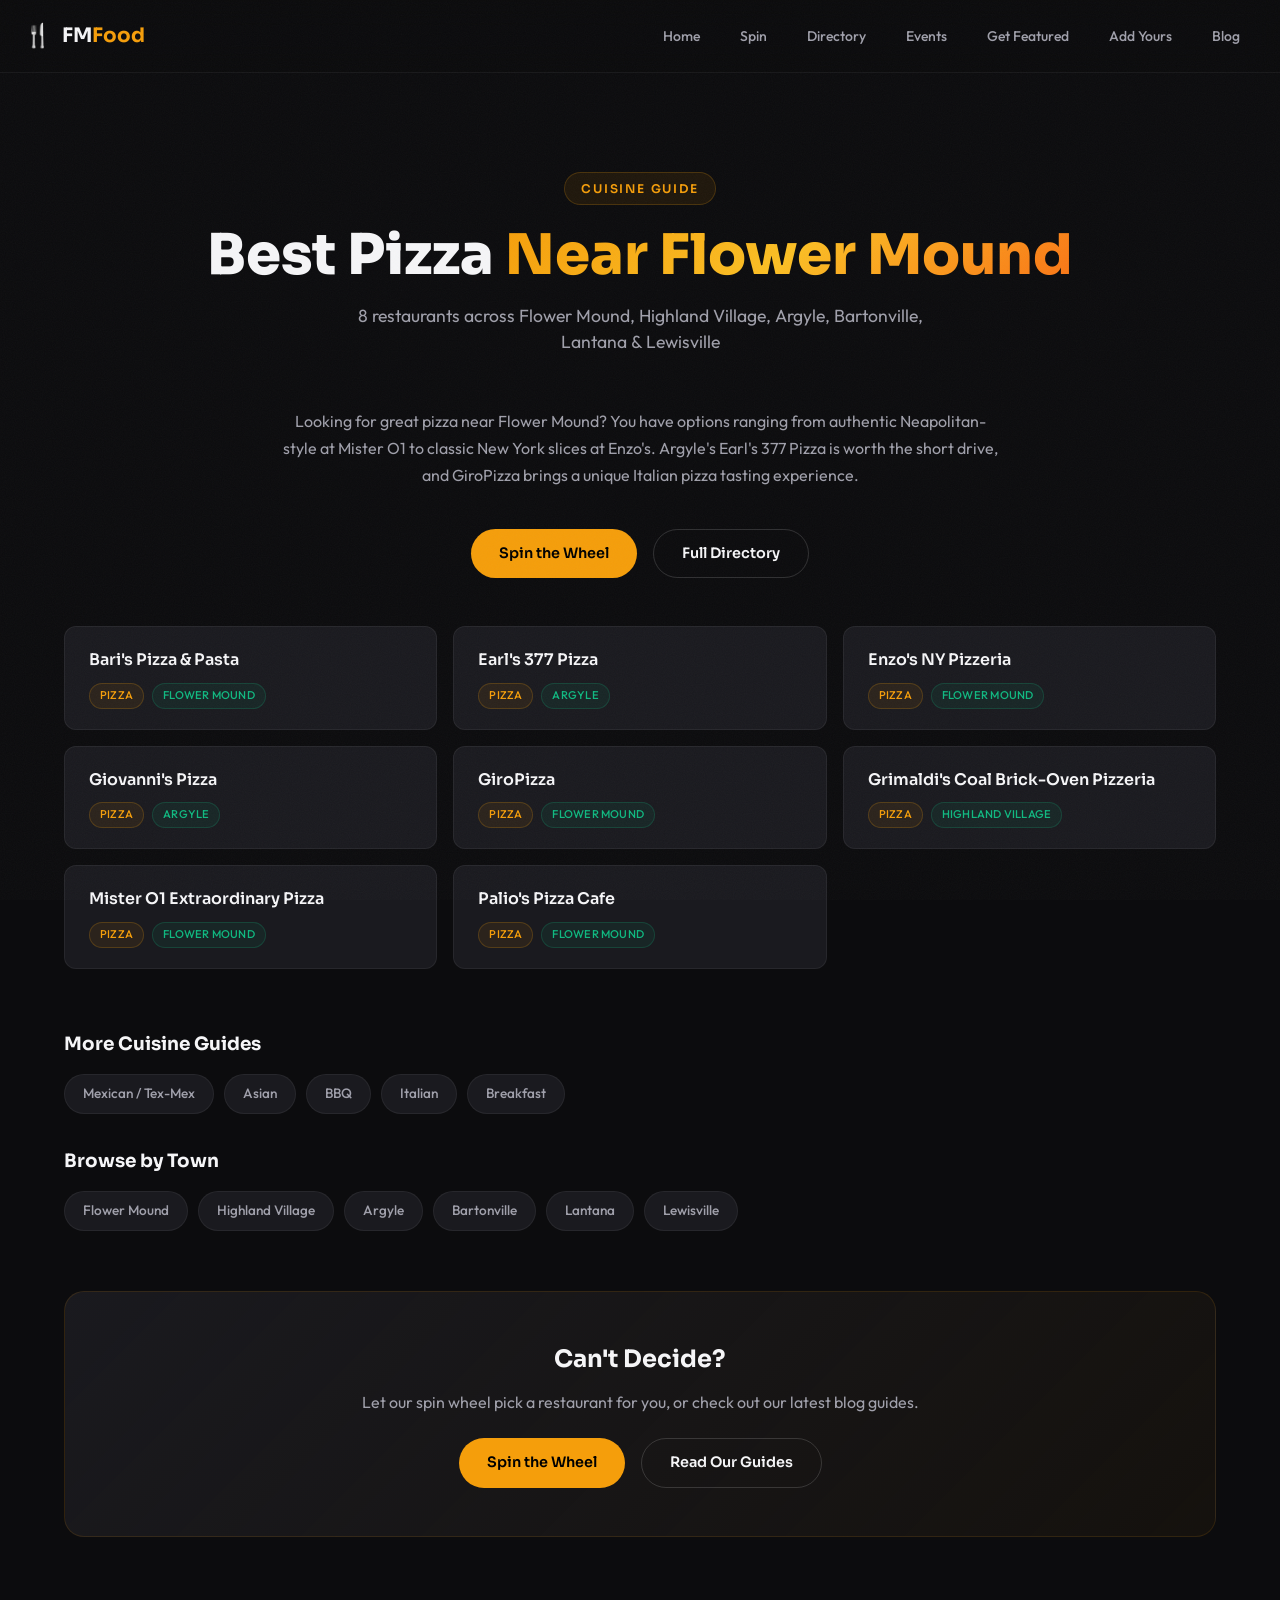
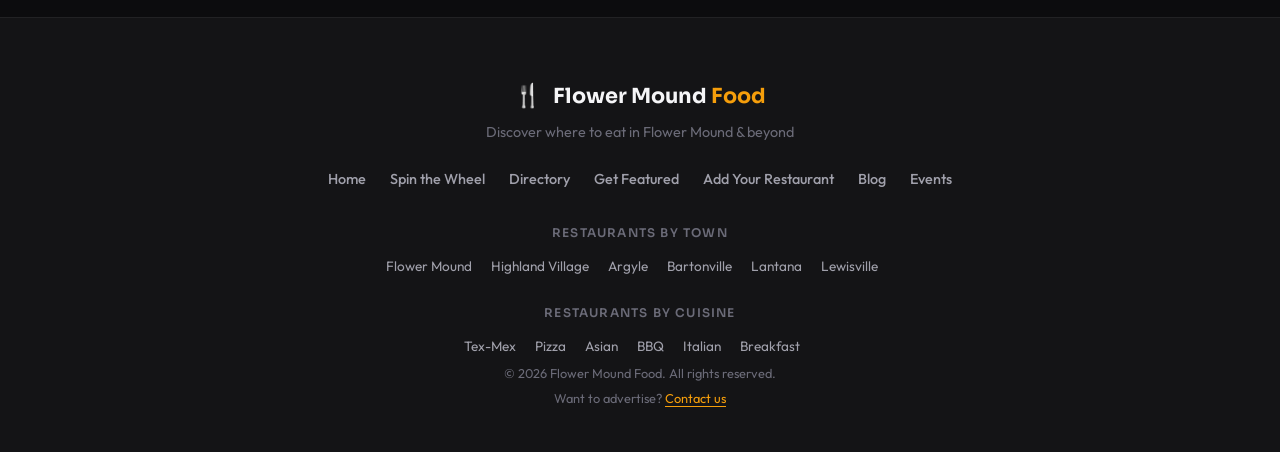
<file: best-pizza.html>
<!DOCTYPE html>
<html lang="en">
<head>
  <meta charset="UTF-8">
  <meta name="viewport" content="width=device-width, initial-scale=1.0">
  <!-- Google Analytics -->
  <script async src="https://www.googletagmanager.com/gtag/js?id=G-6RMHL6KV5H"></script>
  <script>
    window.dataLayer = window.dataLayer || [];
    function gtag(){dataLayer.push(arguments);}
    gtag('js', new Date());
    gtag('config', 'G-6RMHL6KV5H');
  </script>
  <title>Best Pizza Near Flower Mound TX — Local Pizza Guide</title>
  <meta name="description" content="Find the best pizza restaurants near Flower Mound TX. From NY-style slices to wood-fired pies across Flower Mound, Highland Village, Argyle & Lewisville.">
  <link rel="canonical" href="https://flowermoundfood.com/best-pizza.html">
  <meta property="og:title" content="Best Pizza Near Flower Mound TX — Local Pizza Guide">
  <meta property="og:description" content="Find the best pizza restaurants near Flower Mound TX. From NY-style slices to wood-fired pies across Flower Mound, Highland Village, Argyle & Lewisville.">
  <meta property="og:type" content="website">
  <meta property="og:url" content="https://flowermoundfood.com/best-pizza.html">
  <meta property="og:site_name" content="Flower Mound Food">
  <link rel="preconnect" href="https://fonts.googleapis.com">
  <link rel="preconnect" href="https://fonts.gstatic.com" crossorigin>
  <link href="https://fonts.googleapis.com/css2?family=Outfit:wght@300;400;500;600;700;800;900&family=Sora:wght@300;400;500;600;700;800&display=swap" rel="stylesheet">
  <link rel="stylesheet" href="./style.css">
  <link rel="stylesheet" href="./landing-style.css">
</head>
<body>

  <div class="noise-overlay"></div>
  <nav id="navbar" class="scrolled">
    <div class="nav-inner">
      <a href="./index.html" class="nav-brand">
        <span class="brand-icon">&#127860;</span>
        <span class="brand-text">FM<span class="brand-accent">Food</span></span>
      </a>
      <button class="nav-toggle" id="navToggle" aria-label="Toggle menu">
        <span></span><span></span><span></span>
      </button>
      <div class="nav-links" id="navLinks">
        <a href="./index.html" class="nav-link">Home</a>
        <a href="./index.html#wheel" class="nav-link">Spin</a>
        <a href="./index.html#directory" class="nav-link">Directory</a>
        <a href="./events.html" class="nav-link">Events</a>
        <a href="./index.html#pricing" class="nav-link">Get Featured</a>
        <a href="./index.html#submit" class="nav-link">Add Yours</a>
        <a href="./blog.html" class="nav-link">Blog</a>
      </div>
    </div>
  </nav>

  <main class="landing-main">
    <div class="container">
      <div class="landing-hero">
        <span class="section-tag">Cuisine Guide</span>
        <h1 class="landing-title">Best Pizza <span class="text-gradient">Near Flower Mound</span></h1>
        <p class="landing-subtitle">8 restaurants across Flower Mound, Highland Village, Argyle, Bartonville, Lantana &amp; Lewisville</p>
      </div>

      <div class="landing-intro">
        <p>Looking for great pizza near Flower Mound? You have options ranging from authentic Neapolitan-style at Mister O1 to classic New York slices at Enzo's. Argyle's Earl's 377 Pizza is worth the short drive, and GiroPizza brings a unique Italian pizza tasting experience.</p>
      </div>

      <div class="landing-ctas">
        <a href="./index.html#wheel" class="btn btn-primary">Spin the Wheel</a>
        <a href="./index.html#directory" class="btn btn-outline">Full Directory</a>
      </div>

      <div class="landing-grid">
        <div class="landing-card">
          <div class="card-name">Bari's Pizza & Pasta</div>
          <div class="card-badges">
            <span class="badge badge-category">Pizza</span>
            <span class="badge badge-town">Flower Mound</span>
          </div>
        </div>
        <div class="landing-card">
          <div class="card-name">Earl's 377 Pizza</div>
          <div class="card-badges">
            <span class="badge badge-category">Pizza</span>
            <span class="badge badge-town">Argyle</span>
          </div>
        </div>
        <div class="landing-card">
          <div class="card-name">Enzo's NY Pizzeria</div>
          <div class="card-badges">
            <span class="badge badge-category">Pizza</span>
            <span class="badge badge-town">Flower Mound</span>
          </div>
        </div>
        <div class="landing-card">
          <div class="card-name">Giovanni's Pizza</div>
          <div class="card-badges">
            <span class="badge badge-category">Pizza</span>
            <span class="badge badge-town">Argyle</span>
          </div>
        </div>
        <div class="landing-card">
          <div class="card-name">GiroPizza</div>
          <div class="card-badges">
            <span class="badge badge-category">Pizza</span>
            <span class="badge badge-town">Flower Mound</span>
          </div>
        </div>
        <div class="landing-card">
          <div class="card-name">Grimaldi's Coal Brick-Oven Pizzeria</div>
          <div class="card-badges">
            <span class="badge badge-category">Pizza</span>
            <span class="badge badge-town">Highland Village</span>
          </div>
        </div>
        <div class="landing-card">
          <div class="card-name">Mister O1 Extraordinary Pizza</div>
          <div class="card-badges">
            <span class="badge badge-category">Pizza</span>
            <span class="badge badge-town">Flower Mound</span>
          </div>
        </div>
        <div class="landing-card">
          <div class="card-name">Palio's Pizza Cafe</div>
          <div class="card-badges">
            <span class="badge badge-category">Pizza</span>
            <span class="badge badge-town">Flower Mound</span>
          </div>
        </div>
      </div>

      <div class="cross-links">
        <h2>More Cuisine Guides</h2>
        <div class="cross-link-row"><a href="./best-mexican.html" class="cross-link-pill">Mexican / Tex-Mex</a> <a href="./best-asian.html" class="cross-link-pill">Asian</a> <a href="./best-bbq.html" class="cross-link-pill">BBQ</a> <a href="./best-italian.html" class="cross-link-pill">Italian</a> <a href="./best-breakfast.html" class="cross-link-pill">Breakfast</a></div>
        <h2>Browse by Town</h2>
        <div class="cross-link-row"><a href="./flower-mound.html" class="cross-link-pill">Flower Mound</a> <a href="./highland-village.html" class="cross-link-pill">Highland Village</a> <a href="./argyle.html" class="cross-link-pill">Argyle</a> <a href="./bartonville.html" class="cross-link-pill">Bartonville</a> <a href="./lantana.html" class="cross-link-pill">Lantana</a> <a href="./lewisville.html" class="cross-link-pill">Lewisville</a></div>
      </div>

      <div class="landing-cta-box">
        <h2>Can't Decide?</h2>
        <p>Let our spin wheel pick a restaurant for you, or check out our latest blog guides.</p>
        <div class="landing-cta-buttons">
          <a href="./index.html#wheel" class="btn btn-primary">Spin the Wheel</a>
          <a href="./blog.html" class="btn btn-outline">Read Our Guides</a>
        </div>
      </div>
    </div>
  </main>


  <footer class="footer">
    <div class="container">
      <div class="footer-inner">
        <div class="footer-brand">
          <span class="brand-icon">&#127860;</span>
          <span class="brand-text">Flower Mound <span class="brand-accent">Food</span></span>
          <p class="footer-tagline">Discover where to eat in Flower Mound &amp; beyond</p>
        </div>
        <div class="footer-links">
          <a href="./index.html">Home</a>
          <a href="./index.html#wheel">Spin the Wheel</a>
          <a href="./index.html#directory">Directory</a>
          <a href="./index.html#pricing">Get Featured</a>
          <a href="./index.html#submit">Add Your Restaurant</a>
          <a href="./blog.html">Blog</a>
          <a href="./events.html">Events</a>
        </div>
        <div class="footer-towns">
          <p class="footer-section-label">Restaurants by Town</p>
          <a href="./flower-mound.html">Flower Mound</a>
          <a href="./highland-village.html">Highland Village</a>
          <a href="./argyle.html">Argyle</a>
          <a href="./bartonville.html">Bartonville</a>
          <a href="./lantana.html">Lantana</a>
          <a href="./lewisville.html">Lewisville</a>
        </div>
        <div class="footer-cuisines">
          <p class="footer-section-label">Restaurants by Cuisine</p>
          <a href="./best-mexican.html">Tex-Mex</a>
          <a href="./best-pizza.html">Pizza</a>
          <a href="./best-asian.html">Asian</a>
          <a href="./best-bbq.html">BBQ</a>
          <a href="./best-italian.html">Italian</a>
          <a href="./best-breakfast.html">Breakfast</a>
        </div>
        <div class="footer-bottom">
          <p>&copy; 2026 Flower Mound Food. All rights reserved.</p>
          <p>Want to advertise? <a href="mailto:flowermoundfood@gmail.com?subject=Advertising%20Inquiry%20-%20Flower%20Mound%20Food">Contact us</a></p>
        </div>
      </div>
    </div>
  </footer>

  <script>
    const toggle = document.getElementById('navToggle');
    const links = document.getElementById('navLinks');
    if (toggle && links) {
      toggle.addEventListener('click', () => {
        toggle.classList.toggle('open');
        links.classList.toggle('open');
      });
      document.querySelectorAll('.nav-link').forEach(l => {
        l.addEventListener('click', () => {
          toggle.classList.remove('open');
          links.classList.remove('open');
        });
      });
    }
  </script>
  <script type="application/ld+json">
{
  "@context": "https://schema.org",
  "@type": "ItemList",
  "name": "Best Pizza Near Flower Mound TX \u2014 Local Pizza Guide",
  "description": "Find the best pizza restaurants near Flower Mound TX. From NY-style slices to wood-fired pies across Flower Mound, Highland Village, Argyle & Lewisville.",
  "numberOfItems": 8,
  "itemListElement": [
    {
      "@type": "ListItem",
      "position": 1,
      "name": "Bari's Pizza & Pasta",
      "item": {
        "@type": "Restaurant",
        "name": "Bari's Pizza & Pasta",
        "address": {
          "@type": "PostalAddress",
          "addressLocality": "Flower Mound",
          "addressRegion": "TX"
        }
      }
    },
    {
      "@type": "ListItem",
      "position": 2,
      "name": "Earl's 377 Pizza",
      "item": {
        "@type": "Restaurant",
        "name": "Earl's 377 Pizza",
        "address": {
          "@type": "PostalAddress",
          "addressLocality": "Argyle",
          "addressRegion": "TX"
        }
      }
    },
    {
      "@type": "ListItem",
      "position": 3,
      "name": "Enzo's NY Pizzeria",
      "item": {
        "@type": "Restaurant",
        "name": "Enzo's NY Pizzeria",
        "address": {
          "@type": "PostalAddress",
          "addressLocality": "Flower Mound",
          "addressRegion": "TX"
        }
      }
    },
    {
      "@type": "ListItem",
      "position": 4,
      "name": "Giovanni's Pizza",
      "item": {
        "@type": "Restaurant",
        "name": "Giovanni's Pizza",
        "address": {
          "@type": "PostalAddress",
          "addressLocality": "Argyle",
          "addressRegion": "TX"
        }
      }
    },
    {
      "@type": "ListItem",
      "position": 5,
      "name": "GiroPizza",
      "item": {
        "@type": "Restaurant",
        "name": "GiroPizza",
        "address": {
          "@type": "PostalAddress",
          "addressLocality": "Flower Mound",
          "addressRegion": "TX"
        }
      }
    },
    {
      "@type": "ListItem",
      "position": 6,
      "name": "Grimaldi's Coal Brick-Oven Pizzeria",
      "item": {
        "@type": "Restaurant",
        "name": "Grimaldi's Coal Brick-Oven Pizzeria",
        "address": {
          "@type": "PostalAddress",
          "addressLocality": "Highland Village",
          "addressRegion": "TX"
        }
      }
    },
    {
      "@type": "ListItem",
      "position": 7,
      "name": "Mister O1 Extraordinary Pizza",
      "item": {
        "@type": "Restaurant",
        "name": "Mister O1 Extraordinary Pizza",
        "address": {
          "@type": "PostalAddress",
          "addressLocality": "Flower Mound",
          "addressRegion": "TX"
        }
      }
    },
    {
      "@type": "ListItem",
      "position": 8,
      "name": "Palio's Pizza Cafe",
      "item": {
        "@type": "Restaurant",
        "name": "Palio's Pizza Cafe",
        "address": {
          "@type": "PostalAddress",
          "addressLocality": "Flower Mound",
          "addressRegion": "TX"
        }
      }
    }
  ]
}
  </script>
</body>
</html>
</file>
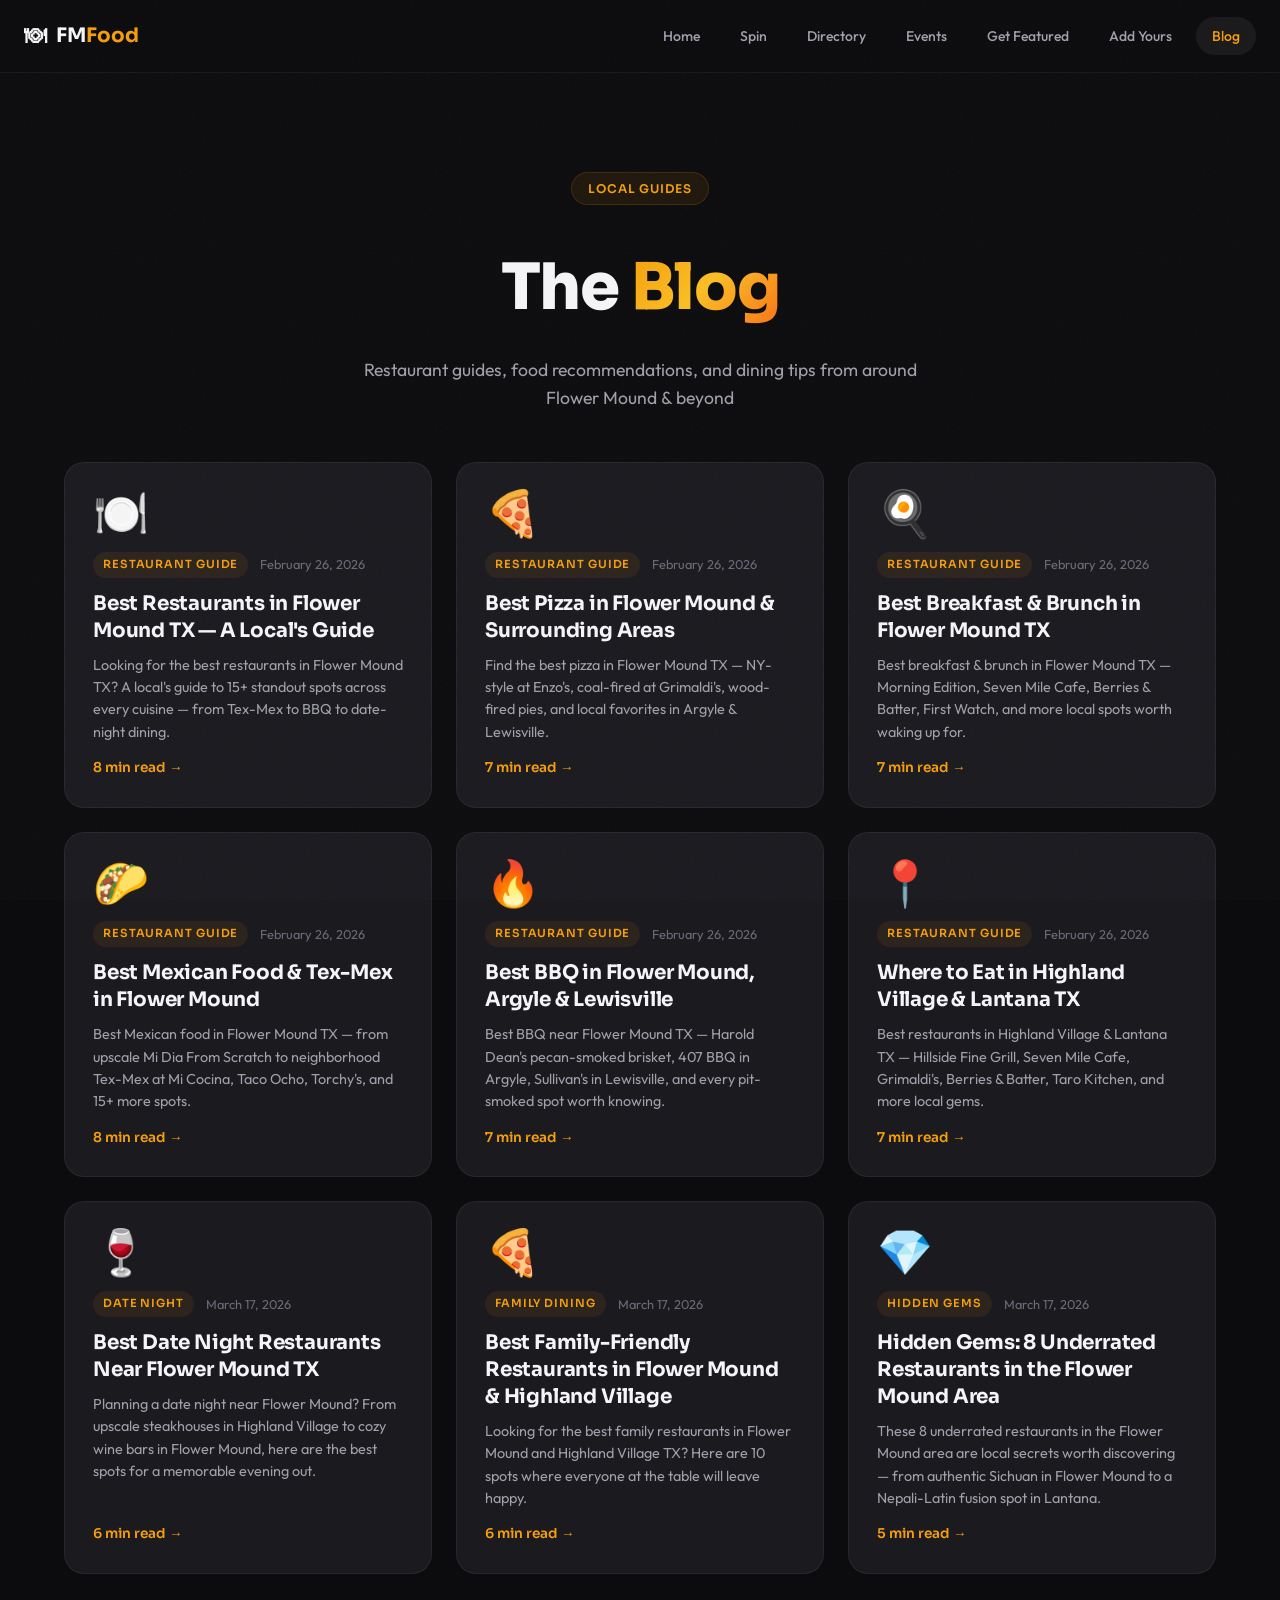
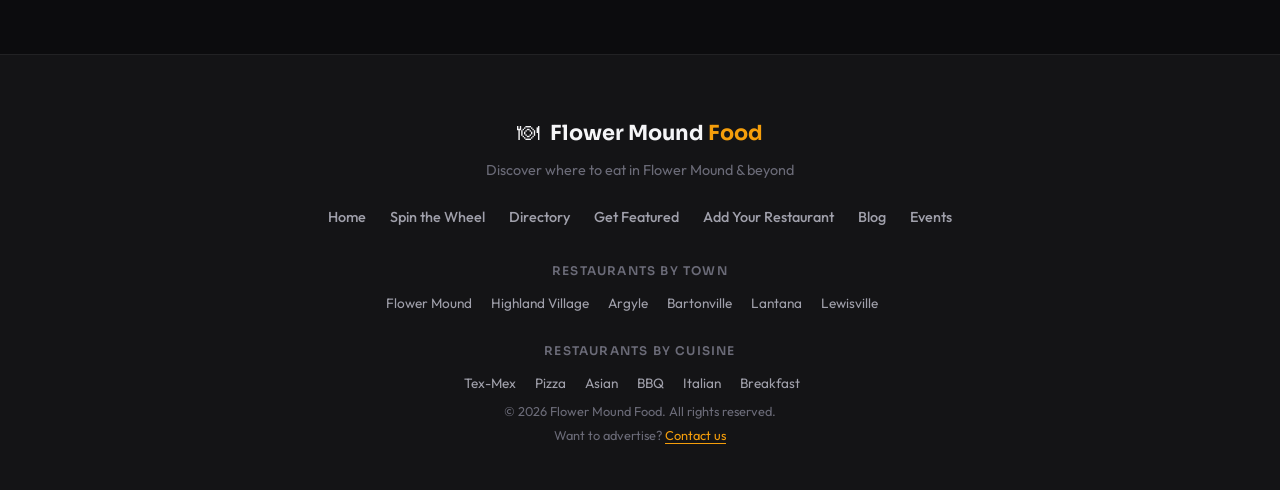
<file: blog.html>
<!DOCTYPE html>
<html lang="en">
<head>
  <meta charset="UTF-8">
  <meta name="viewport" content="width=device-width, initial-scale=1.0">
  <!-- Google Analytics -->
  <script async src="https://www.googletagmanager.com/gtag/js?id=G-6RMHL6KV5H"></script>
  <script>
    window.dataLayer = window.dataLayer || [];
    function gtag(){dataLayer.push(arguments);}
    gtag('js', new Date());
    gtag('config', 'G-6RMHL6KV5H');
  </script>
  <title>Blog — Flower Mound Food | Restaurant Guides & Dining Tips</title>
  <meta name="description" content="Local restaurant guides, food recommendations, and dining tips for Flower Mound, Highland Village, Argyle, Bartonville, Lantana & Lewisville TX. Date night picks, family restaurants, hidden gems & more.">
  <link rel="canonical" href="https://flowermoundfood.com/blog.html">
  <meta property="og:title" content="Blog — Flower Mound Food">
  <meta property="og:description" content="Local restaurant guides, dining tips, and food recommendations for the Flower Mound TX area.">
  <meta property="og:type" content="website">
  <meta property="og:url" content="https://flowermoundfood.com/blog.html">
  <meta property="og:site_name" content="Flower Mound Food">
  <link rel="preconnect" href="https://fonts.googleapis.com">
  <link rel="preconnect" href="https://fonts.gstatic.com" crossorigin>
  <link href="https://fonts.googleapis.com/css2?family=Outfit:wght@300;400;500;600;700;800;900&family=Sora:wght@300;400;500;600;700;800&display=swap" rel="stylesheet">
  <link rel="stylesheet" href="./style.css">
  <link rel="stylesheet" href="./blog-style.css">
</head>
<body>
  <!-- NOISE OVERLAY -->
  <div class="noise-overlay"></div>

  <!-- NAV -->
  <nav id="navbar" class="scrolled">
    <div class="nav-inner">
      <a href="./index.html#home" class="nav-brand">
        <span class="brand-icon">🍽</span>
        <span class="brand-text">FM<span class="brand-accent">Food</span></span>
      </a>
      <button class="nav-toggle" id="navToggle" aria-label="Toggle menu">
        <span></span><span></span><span></span>
      </button>
      <div class="nav-links" id="navLinks">
        <a href="./index.html#home" class="nav-link">Home</a>
        <a href="./index.html#wheel" class="nav-link">Spin</a>
        <a href="./index.html#directory" class="nav-link">Directory</a>
        <a href="./events.html" class="nav-link">Events</a>
        <a href="./index.html#pricing" class="nav-link">Get Featured</a>
        <a href="./index.html#submit" class="nav-link">Add Yours</a>
        <a href="./blog.html" class="nav-link active">Blog</a>
      </div>
    </div>
  </nav>

  <!-- BLOG LISTING VIEW -->
  <main id="blogListing" class="blog-main">
    <div class="container">
      <div class="blog-hero">
        <span class="section-tag">Local Guides</span>
        <h1 class="blog-hero-title">The <span class="text-gradient">Blog</span></h1>
        <p class="blog-hero-subtitle">Restaurant guides, food recommendations, and dining tips from around Flower Mound & beyond</p>
      </div>

      <div class="blog-grid" id="blogGrid">
        <!-- Cards injected by JS -->
      </div>
    </div>
  </main>

  <!-- ARTICLE VIEW -->
  <main id="articleView" class="article-main" style="display:none;">
    <div class="container">
      <div class="article-header">
        <a href="#" class="article-back" id="backToList">
          <svg width="18" height="18" viewBox="0 0 24 24" fill="none" stroke="currentColor" stroke-width="2" stroke-linecap="round" stroke-linejoin="round"><path d="m15 18-6-6 6-6"/></svg>
          Back to Blog
        </a>
        <div class="article-meta">
          <span class="article-category" id="articleCategory"></span>
          <span class="article-date" id="articleDate"></span>
          <span class="article-read" id="articleRead"></span>
        </div>
        <h1 class="article-title" id="articleTitle"></h1>
      </div>
      <div class="article-body" id="articleBody">
        <!-- Article content injected by JS -->
      </div>
      <div class="article-footer">
        <div class="article-cta-box">
          <span class="brand-icon">🍽</span>
          <h3>Explore More Restaurants</h3>
          <p>Browse the full directory or let the wheel decide your next meal.</p>
          <div class="article-cta-buttons">
            <a href="./index.html#wheel" class="btn btn-primary">Spin the Wheel</a>
            <a href="./index.html#directory" class="btn btn-outline">Browse Directory</a>
          </div>
        </div>
        <a href="#" class="article-back" id="backToListBottom">
          <svg width="18" height="18" viewBox="0 0 24 24" fill="none" stroke="currentColor" stroke-width="2" stroke-linecap="round" stroke-linejoin="round"><path d="m15 18-6-6 6-6"/></svg>
          Back to Blog
        </a>
      </div>
    </div>
  </main>

  <!-- FOOTER -->
  <footer class="footer">
    <div class="container">
      <div class="footer-inner">
        <div class="footer-brand">
          <span class="brand-icon">🍽</span>
          <span class="brand-text">Flower Mound <span class="brand-accent">Food</span></span>
          <p class="footer-tagline">Discover where to eat in Flower Mound & beyond</p>
        </div>
        <div class="footer-links">
          <a href="./index.html#home">Home</a>
          <a href="./index.html#wheel">Spin the Wheel</a>
          <a href="./index.html#directory">Directory</a>
          <a href="./index.html#pricing">Get Featured</a>
          <a href="./index.html#submit">Add Your Restaurant</a>
          <a href="./blog.html">Blog</a>
          <a href="./events.html">Events</a>
        </div>
        <div class="footer-towns">
          <p class="footer-section-label">Restaurants by Town</p>
          <a href="./flower-mound.html">Flower Mound</a>
          <a href="./highland-village.html">Highland Village</a>
          <a href="./argyle.html">Argyle</a>
          <a href="./bartonville.html">Bartonville</a>
          <a href="./lantana.html">Lantana</a>
          <a href="./lewisville.html">Lewisville</a>
        </div>
        <div class="footer-cuisines">
          <p class="footer-section-label">Restaurants by Cuisine</p>
          <a href="./best-mexican.html">Tex-Mex</a>
          <a href="./best-pizza.html">Pizza</a>
          <a href="./best-asian.html">Asian</a>
          <a href="./best-bbq.html">BBQ</a>
          <a href="./best-italian.html">Italian</a>
          <a href="./best-breakfast.html">Breakfast</a>
        </div>
        <div class="footer-bottom">
          <p>&copy; 2026 Flower Mound Food. All rights reserved.</p>
          <p>Want to advertise? <a href="mailto:flowermoundfood@gmail.com?subject=Advertising%20Inquiry%20-%20Flower%20Mound%20Food">Contact us</a></p>
        </div>
      </div>
    </div>
  </footer>

  <script src="./blog-articles.js"></script>
  <script src="./blog.js"></script>
</body>
</html>
</file>
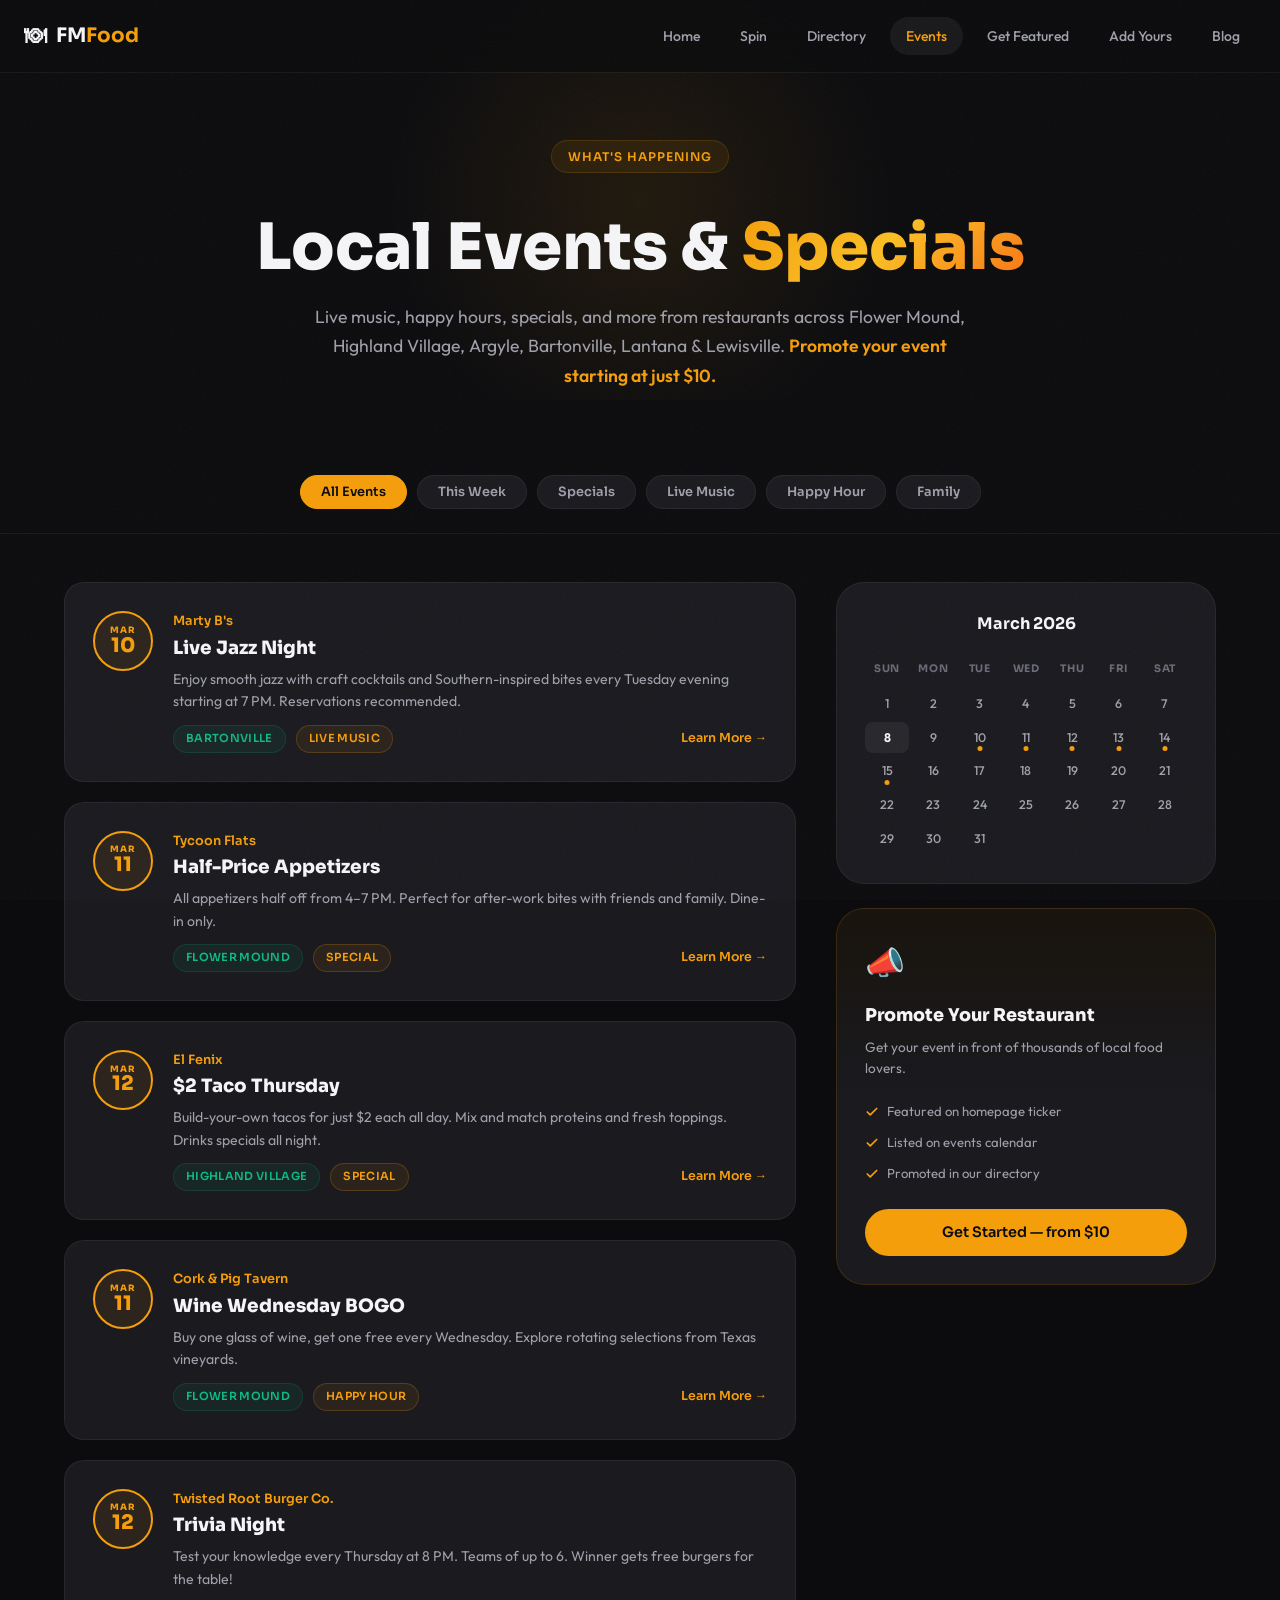
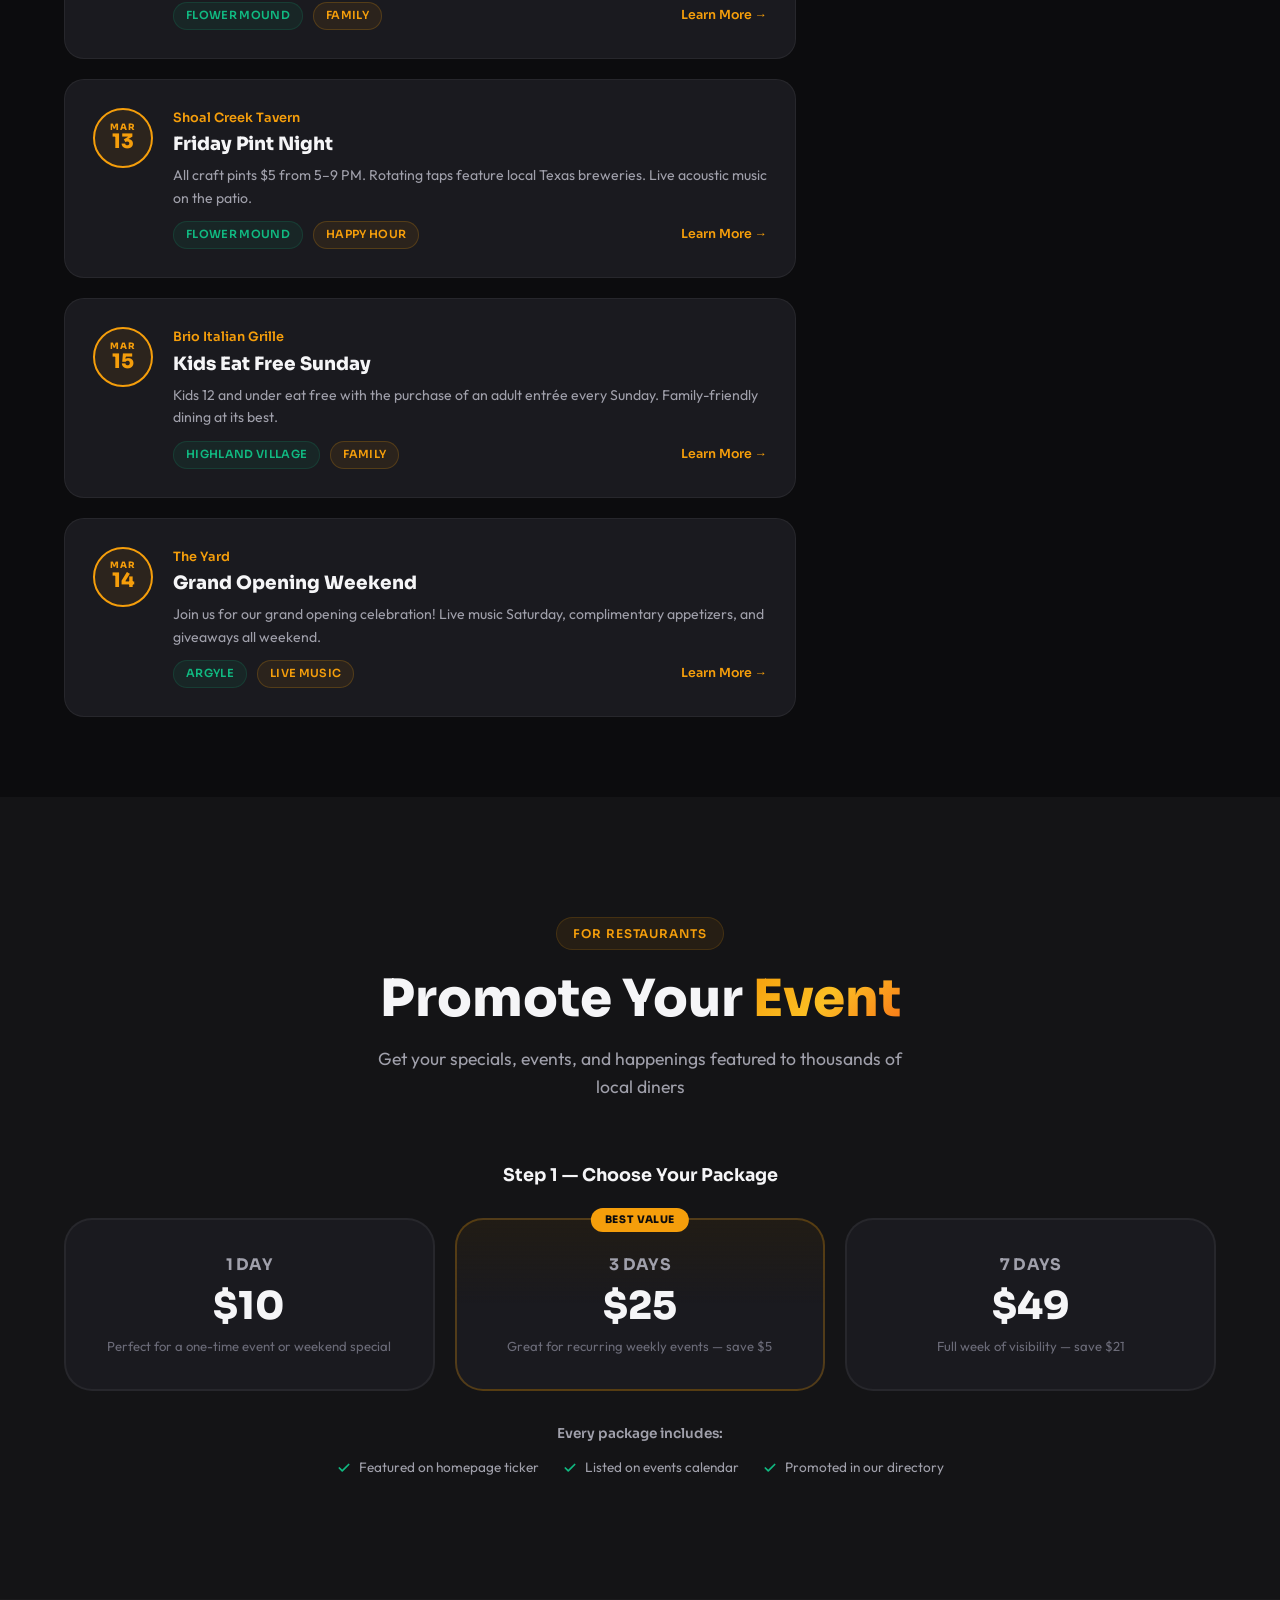
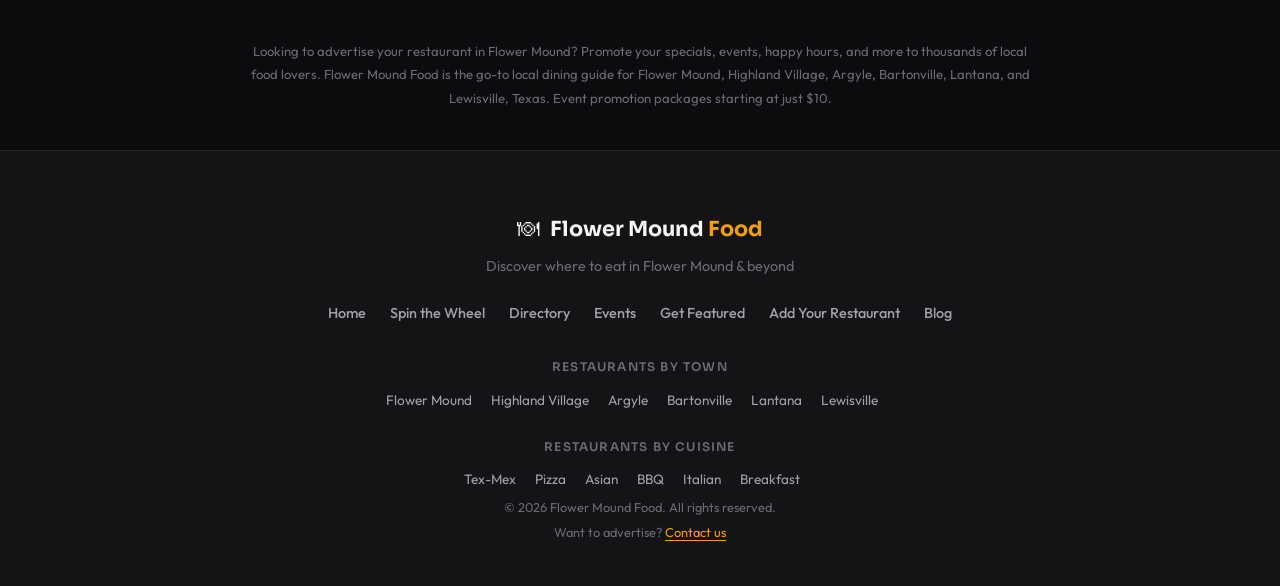
<file: events.html>
<!DOCTYPE html>
<html lang="en">
<head>
  <meta charset="UTF-8">
  <meta name="viewport" content="width=device-width, initial-scale=1.0">
  <!-- Google Analytics -->
  <script async src="https://www.googletagmanager.com/gtag/js?id=G-6RMHL6KV5H"></script>
  <script>
    window.dataLayer = window.dataLayer || [];
    function gtag(){dataLayer.push(arguments);}
    gtag('js', new Date());
    gtag('config', 'G-6RMHL6KV5H');
  </script>
  <title>Local Events & Specials — Flower Mound Food</title>
  <meta name="description" content="Discover restaurant events, specials, live music, happy hours, and more in Flower Mound, Highland Village, Argyle, Bartonville, Lantana & Lewisville. Promote your event starting at just $10.">
  <meta name="keywords" content="Flower Mound events, Highland Village specials, restaurant happy hour, live music Flower Mound, Argyle dining events, Bartonville food specials, Lantana restaurants, Lewisville food events">
  <link rel="canonical" href="https://flowermoundfood.com/events.html">
  <meta property="og:title" content="Local Events & Specials — Flower Mound Food">
  <meta property="og:description" content="Restaurant events, specials, live music, and happy hours in Flower Mound & beyond. Event promotion packages starting at $10.">
  <meta property="og:type" content="website">
  <meta property="og:url" content="https://flowermoundfood.com/events.html">
  <link rel="preconnect" href="https://fonts.googleapis.com">
  <link rel="preconnect" href="https://fonts.gstatic.com" crossorigin>
  <link href="https://fonts.googleapis.com/css2?family=Outfit:wght@300;400;500;600;700;800;900&family=Sora:wght@300;400;500;600;700;800&display=swap" rel="stylesheet">
  <link rel="stylesheet" href="./style.css">
  <link rel="stylesheet" href="./events-style.css">
</head>
<body>
  <!-- NOISE OVERLAY -->
  <div class="noise-overlay"></div>

  <!-- NAV -->
  <nav id="navbar" class="scrolled">
    <div class="nav-inner">
      <a href="./index.html#home" class="nav-brand">
        <span class="brand-icon">🍽</span>
        <span class="brand-text">FM<span class="brand-accent">Food</span></span>
      </a>
      <button class="nav-toggle" id="navToggle" aria-label="Toggle menu">
        <span></span><span></span><span></span>
      </button>
      <div class="nav-links" id="navLinks">
        <a href="./index.html#home" class="nav-link">Home</a>
        <a href="./index.html#wheel" class="nav-link">Spin</a>
        <a href="./index.html#directory" class="nav-link">Directory</a>
        <a href="./events.html" class="nav-link active">Events</a>
        <a href="./index.html#pricing" class="nav-link">Get Featured</a>
        <a href="./index.html#submit" class="nav-link">Add Yours</a>
        <a href="./blog.html" class="nav-link">Blog</a>
      </div>
    </div>
  </nav>

  <!-- EVENTS HERO -->
  <section class="events-hero">
    <div class="container">
      <span class="section-tag">What's Happening</span>
      <h1 class="events-hero-title">Local Events &amp; <span class="text-gradient">Specials</span></h1>
      <p class="events-hero-subtitle">
        Live music, happy hours, specials, and more from restaurants across Flower Mound, Highland Village, Argyle, Bartonville, Lantana &amp; Lewisville. <strong>Promote your event starting at just $10.</strong>
      </p>
    </div>
  </section>

  <!-- FILTER PILLS -->
  <section class="events-filters-bar">
    <div class="container">
      <div class="filter-pills" id="filterPills">
        <button class="filter-pill active" data-filter="all">All Events</button>
        <button class="filter-pill" data-filter="this-week">This Week</button>
        <button class="filter-pill" data-filter="special">Specials</button>
        <button class="filter-pill" data-filter="live-music">Live Music</button>
        <button class="filter-pill" data-filter="happy-hour">Happy Hour</button>
        <button class="filter-pill" data-filter="family">Family</button>
      </div>
    </div>
  </section>

  <!-- MAIN CONTENT: EVENTS LIST + SIDEBAR -->
  <section class="events-main-section">
    <div class="container">
      <div class="events-layout">
        <!-- LEFT: EVENT LIST -->
        <div class="events-list" id="eventsList">
          <!-- Events are injected by events.js -->
        </div>

        <!-- RIGHT: SIDEBAR -->
        <aside class="events-sidebar">
          <!-- Mini Calendar -->
          <div class="sidebar-card">
            <h3 class="sidebar-card-title">March 2026</h3>
            <div class="mini-calendar" id="miniCalendar">
              <!-- Calendar rendered by JS -->
            </div>
          </div>

          <!-- Promote CTA -->
          <div class="sidebar-card sidebar-cta-card">
            <div class="sidebar-cta-icon">📣</div>
            <h3 class="sidebar-cta-title">Promote Your Restaurant</h3>
            <p class="sidebar-cta-desc">Get your event in front of thousands of local food lovers.</p>
            <ul class="sidebar-cta-benefits">
              <li>
                <svg width="14" height="14" viewBox="0 0 24 24" fill="none" stroke="#F59E0B" stroke-width="3" stroke-linecap="round" stroke-linejoin="round"><path d="M20 6 9 17l-5-5"/></svg>
                Featured on homepage ticker
              </li>
              <li>
                <svg width="14" height="14" viewBox="0 0 24 24" fill="none" stroke="#F59E0B" stroke-width="3" stroke-linecap="round" stroke-linejoin="round"><path d="M20 6 9 17l-5-5"/></svg>
                Listed on events calendar
              </li>
              <li>
                <svg width="14" height="14" viewBox="0 0 24 24" fill="none" stroke="#F59E0B" stroke-width="3" stroke-linecap="round" stroke-linejoin="round"><path d="M20 6 9 17l-5-5"/></svg>
                Promoted in our directory
              </li>
            </ul>
            <a href="#promote" class="btn btn-primary btn-block">Get Started — from $10</a>
          </div>
        </aside>
      </div>
    </div>
  </section>

  <!-- PROMOTE SECTION -->
  <section id="promote" class="section promote-section">
    <div class="container">
      <div class="section-header">
        <span class="section-tag">For Restaurants</span>
        <h2 class="section-title">Promote Your <span class="text-gradient">Event</span></h2>
        <p class="section-subtitle">Get your specials, events, and happenings featured to thousands of local diners</p>
      </div>

      <!-- STEP 1: CHOOSE A PACKAGE -->
      <div class="promote-step" id="promoteStep1">
        <h3 class="promote-step-label">Step 1 &mdash; Choose Your Package</h3>
        <div class="package-grid">
          <div class="package-card" data-package="1day" data-link="https://buy.stripe.com/aFa00jdjggAz5eDctI1ZS04">
            <div class="package-name">1 Day</div>
            <div class="package-price">$10</div>
            <div class="package-desc">Perfect for a one-time event or weekend special</div>
          </div>
          <div class="package-card package-card-popular" data-package="3day" data-link="https://buy.stripe.com/14A8wPbb84RR5eD79o1ZS05">
            <div class="package-popular-badge">Best Value</div>
            <div class="package-name">3 Days</div>
            <div class="package-price">$25</div>
            <div class="package-desc">Great for recurring weekly events &mdash; save $5</div>
          </div>
          <div class="package-card" data-package="7day" data-link="https://buy.stripe.com/dRm4gz7YWgAzbD18ds1ZS06">
            <div class="package-name">7 Days</div>
            <div class="package-price">$49</div>
            <div class="package-desc">Full week of visibility &mdash; save $21</div>
          </div>
        </div>
        <p class="package-includes-label">Every package includes:</p>
        <ul class="package-includes-list">
          <li>
            <svg width="14" height="14" viewBox="0 0 24 24" fill="none" stroke="#10B981" stroke-width="3" stroke-linecap="round" stroke-linejoin="round"><path d="M20 6 9 17l-5-5"/></svg>
            Featured on homepage ticker
          </li>
          <li>
            <svg width="14" height="14" viewBox="0 0 24 24" fill="none" stroke="#10B981" stroke-width="3" stroke-linecap="round" stroke-linejoin="round"><path d="M20 6 9 17l-5-5"/></svg>
            Listed on events calendar
          </li>
          <li>
            <svg width="14" height="14" viewBox="0 0 24 24" fill="none" stroke="#10B981" stroke-width="3" stroke-linecap="round" stroke-linejoin="round"><path d="M20 6 9 17l-5-5"/></svg>
            Promoted in our directory
          </li>
        </ul>
      </div>

      <!-- STEP 2: EVENT DETAILS -->
      <div class="promote-step promote-step-hidden" id="promoteStep2">
        <div class="promote-step2-header">
          <h3 class="promote-step-label">Step 2 &mdash; Tell Us About Your Event</h3>
          <button type="button" class="btn btn-outline btn-sm" id="changePackageBtn">&larr; Change Package</button>
        </div>
        <div class="selected-package-banner" id="selectedPackageBanner"></div>

        <div class="promote-layout">
          <!-- LEFT: FORM -->
          <div class="promote-form-wrap">
            <form class="promote-form" id="promoteForm">
              <div class="form-group">
                <label class="form-label">Restaurant Name *</label>
                <input type="text" name="restaurant" required class="form-input" placeholder="e.g. Marty B's" id="promoRestaurant">
              </div>
              <div class="form-group">
                <label class="form-label">Event Title *</label>
                <input type="text" name="title" required class="form-input" placeholder="e.g. Taco Tuesday, Live Music Night" id="promoTitle">
              </div>
              <div class="form-group">
                <label class="form-label">Description</label>
                <textarea name="description" class="form-input form-textarea" rows="3" placeholder="Brief description of your event or special..." id="promoDesc"></textarea>
              </div>
              <div class="form-group">
                <label class="form-label">Event Type *</label>
                <select name="type" required class="form-input" id="promoType">
                  <option value="">Select a type...</option>
                  <option value="Special">Special</option>
                  <option value="Live Music">Live Music</option>
                  <option value="Happy Hour">Happy Hour</option>
                  <option value="Family Event">Family Event</option>
                  <option value="Grand Opening">Grand Opening</option>
                  <option value="Other">Other</option>
                </select>
              </div>
              <div class="form-group">
                <label class="form-label">Preferred Date(s) *</label>
                <input type="text" name="dates" required class="form-input" placeholder="e.g. March 15-17, Every Tuesday in March" id="promoDates">
                <p class="form-hint">Tell us which dates you'd like your event promoted</p>
              </div>
              <div class="form-group">
                <label class="form-label">Your Email *</label>
                <input type="email" name="email" required class="form-input" placeholder="you@restaurant.com" id="promoEmail">
              </div>
              <div class="form-group">
                <label class="form-label">Logo or Image</label>
                <textarea name="logo" class="form-input form-textarea" rows="2" placeholder="Paste a link to your logo or image (Google Drive, Dropbox, website URL, etc.)" id="promoLogo"></textarea>
                <p class="form-hint">We'll use this to make your listing stand out. No logo? No worries &mdash; we'll use your restaurant name.</p>
              </div>
              <div class="form-group">
                <label class="form-label">Anything else?</label>
                <textarea name="notes" class="form-input form-textarea" rows="2" placeholder="Links to your website, social media, online ordering, etc." id="promoNotes"></textarea>
              </div>

              <button type="submit" class="btn btn-primary btn-lg btn-block" id="promoteSubmitBtn">Submit &amp; Continue to Payment</button>
              <p class="form-disclaimer">Your event details will be emailed to us and you'll be redirected to secure checkout via Stripe.</p>
            </form>
          </div>

          <!-- RIGHT: LIVE PREVIEW -->
          <div class="promote-preview-wrap">
            <h3 class="preview-label">Live Preview</h3>
            <div class="preview-card" id="previewCard">
              <div class="preview-date-badge" id="previewDate">MAR &mdash;</div>
              <div class="preview-body">
                <span class="preview-restaurant" id="previewRestaurant">Your Restaurant</span>
                <h4 class="preview-title" id="previewTitle">Event Title</h4>
                <p class="preview-desc" id="previewDesc">Your event description will appear here...</p>
                <div class="preview-meta">
                  <span class="badge badge-category" id="previewType">Event Type</span>
                </div>
              </div>
            </div>
            <div class="preview-benefits">
              <h4 class="preview-benefits-title">What you get:</h4>
              <ul>
                <li>
                  <svg width="14" height="14" viewBox="0 0 24 24" fill="none" stroke="#10B981" stroke-width="3" stroke-linecap="round" stroke-linejoin="round"><path d="M20 6 9 17l-5-5"/></svg>
                  Featured on homepage ticker
                </li>
                <li>
                  <svg width="14" height="14" viewBox="0 0 24 24" fill="none" stroke="#10B981" stroke-width="3" stroke-linecap="round" stroke-linejoin="round"><path d="M20 6 9 17l-5-5"/></svg>
                  Listed on events calendar
                </li>
                <li>
                  <svg width="14" height="14" viewBox="0 0 24 24" fill="none" stroke="#10B981" stroke-width="3" stroke-linecap="round" stroke-linejoin="round"><path d="M20 6 9 17l-5-5"/></svg>
                  Promoted in our directory
                </li>
              </ul>
            </div>
          </div>
        </div>
      </div>
    </div>
  </section>


  <!-- SEO FOOTER TEXT -->
  <section class="seo-footer-section">
    <div class="container">
      <p class="seo-footer-text">
        Looking to advertise your restaurant in Flower Mound? Promote your specials, events, happy hours, and more to thousands of local food lovers. Flower Mound Food is the go-to local dining guide for Flower Mound, Highland Village, Argyle, Bartonville, Lantana, and Lewisville, Texas. Event promotion packages starting at just $10.
      </p>
    </div>
  </section>

  <!-- FOOTER -->
  <footer class="footer">
    <div class="container">
      <div class="footer-inner">
        <div class="footer-brand">
          <span class="brand-icon">🍽</span>
          <span class="brand-text">Flower Mound <span class="brand-accent">Food</span></span>
          <p class="footer-tagline">Discover where to eat in Flower Mound &amp; beyond</p>
        </div>
        <div class="footer-links">
          <a href="./index.html#home">Home</a>
          <a href="./index.html#wheel">Spin the Wheel</a>
          <a href="./index.html#directory">Directory</a>
          <a href="./events.html">Events</a>
          <a href="./index.html#pricing">Get Featured</a>
          <a href="./index.html#submit">Add Your Restaurant</a>
          <a href="./blog.html">Blog</a>
        </div>
        <div class="footer-towns">
          <p class="footer-section-label">Restaurants by Town</p>
          <a href="./flower-mound.html">Flower Mound</a>
          <a href="./highland-village.html">Highland Village</a>
          <a href="./argyle.html">Argyle</a>
          <a href="./bartonville.html">Bartonville</a>
          <a href="./lantana.html">Lantana</a>
          <a href="./lewisville.html">Lewisville</a>
        </div>
        <div class="footer-cuisines">
          <p class="footer-section-label">Restaurants by Cuisine</p>
          <a href="./best-mexican.html">Tex-Mex</a>
          <a href="./best-pizza.html">Pizza</a>
          <a href="./best-asian.html">Asian</a>
          <a href="./best-bbq.html">BBQ</a>
          <a href="./best-italian.html">Italian</a>
          <a href="./best-breakfast.html">Breakfast</a>
        </div>
        <div class="footer-bottom">
          <p>&copy; 2026 Flower Mound Food. All rights reserved.</p>
          <p>Want to advertise? <a href="mailto:flowermoundfood@gmail.com?subject=Advertising%20Inquiry%20-%20Flower%20Mound%20Food">Contact us</a></p>
        </div>
      </div>
    </div>
  </footer>

  <script src="./events.js"></script>
</body>
</html>
</file>
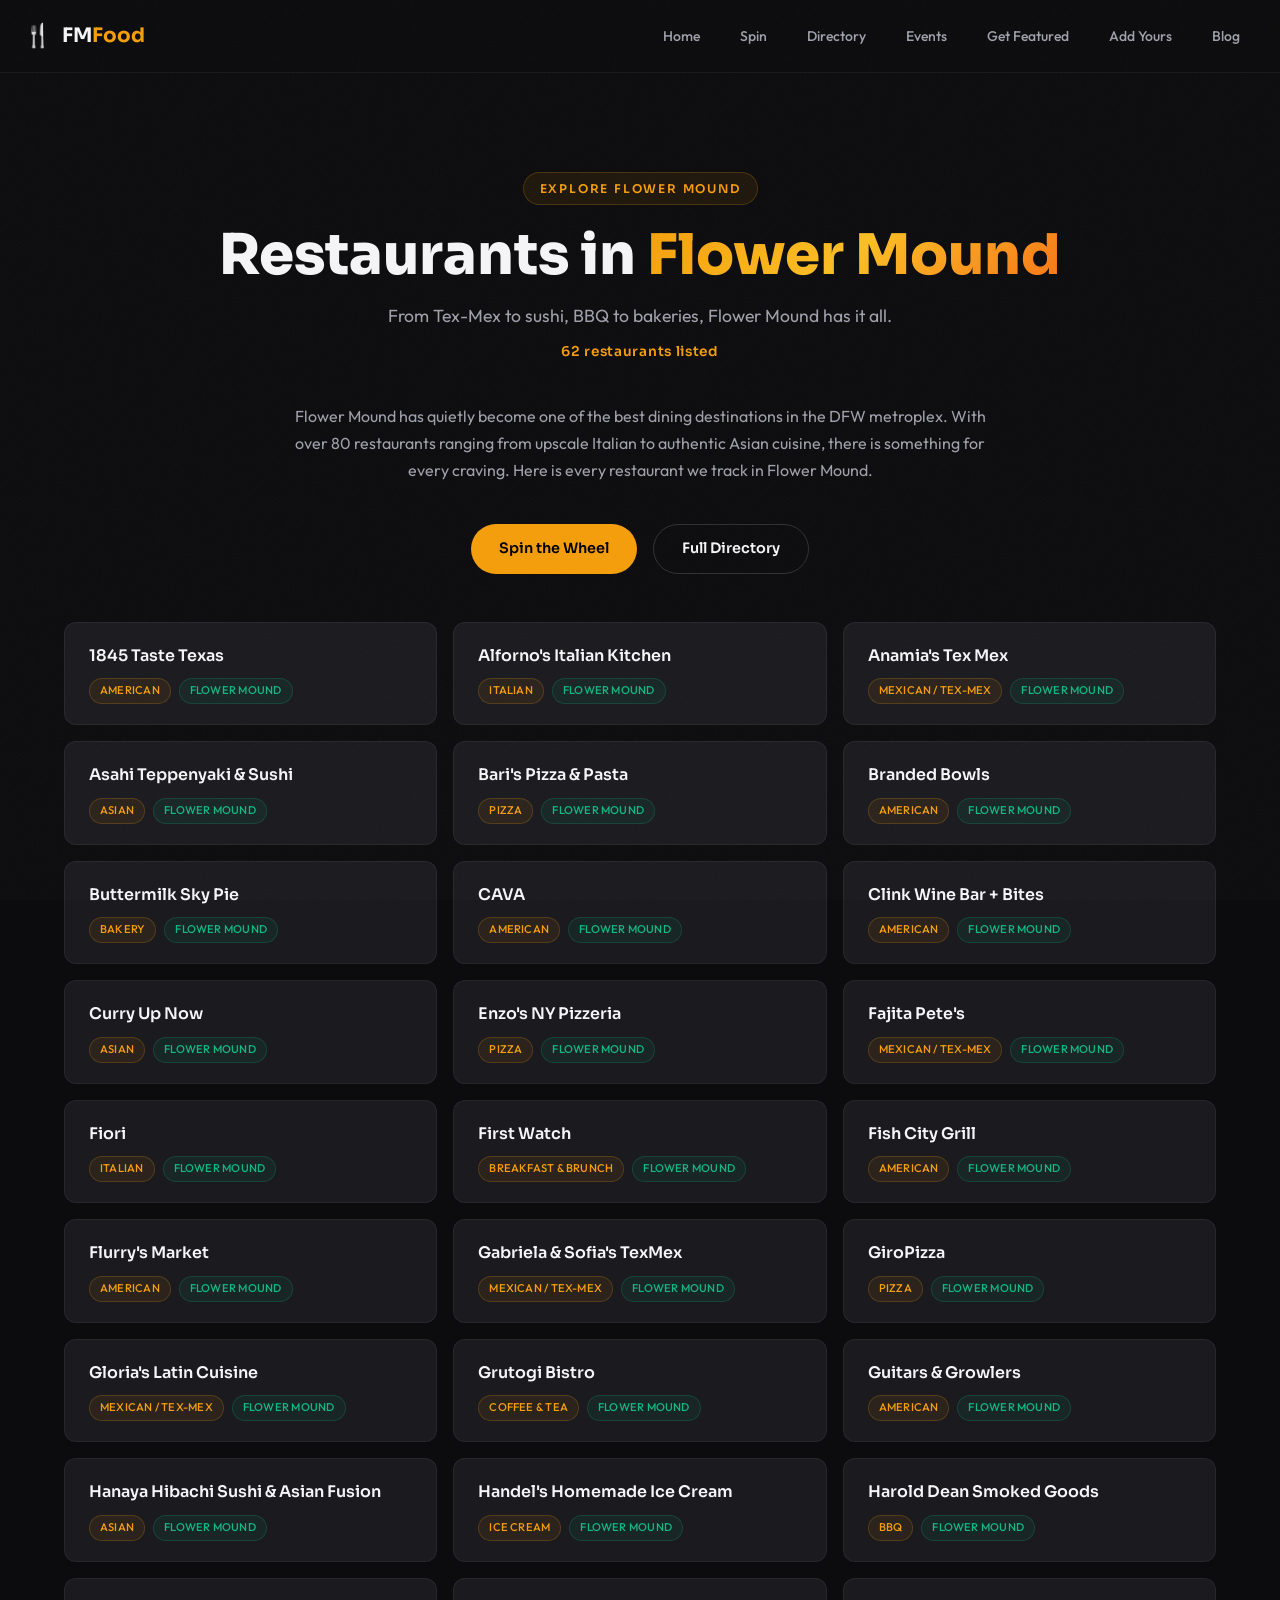
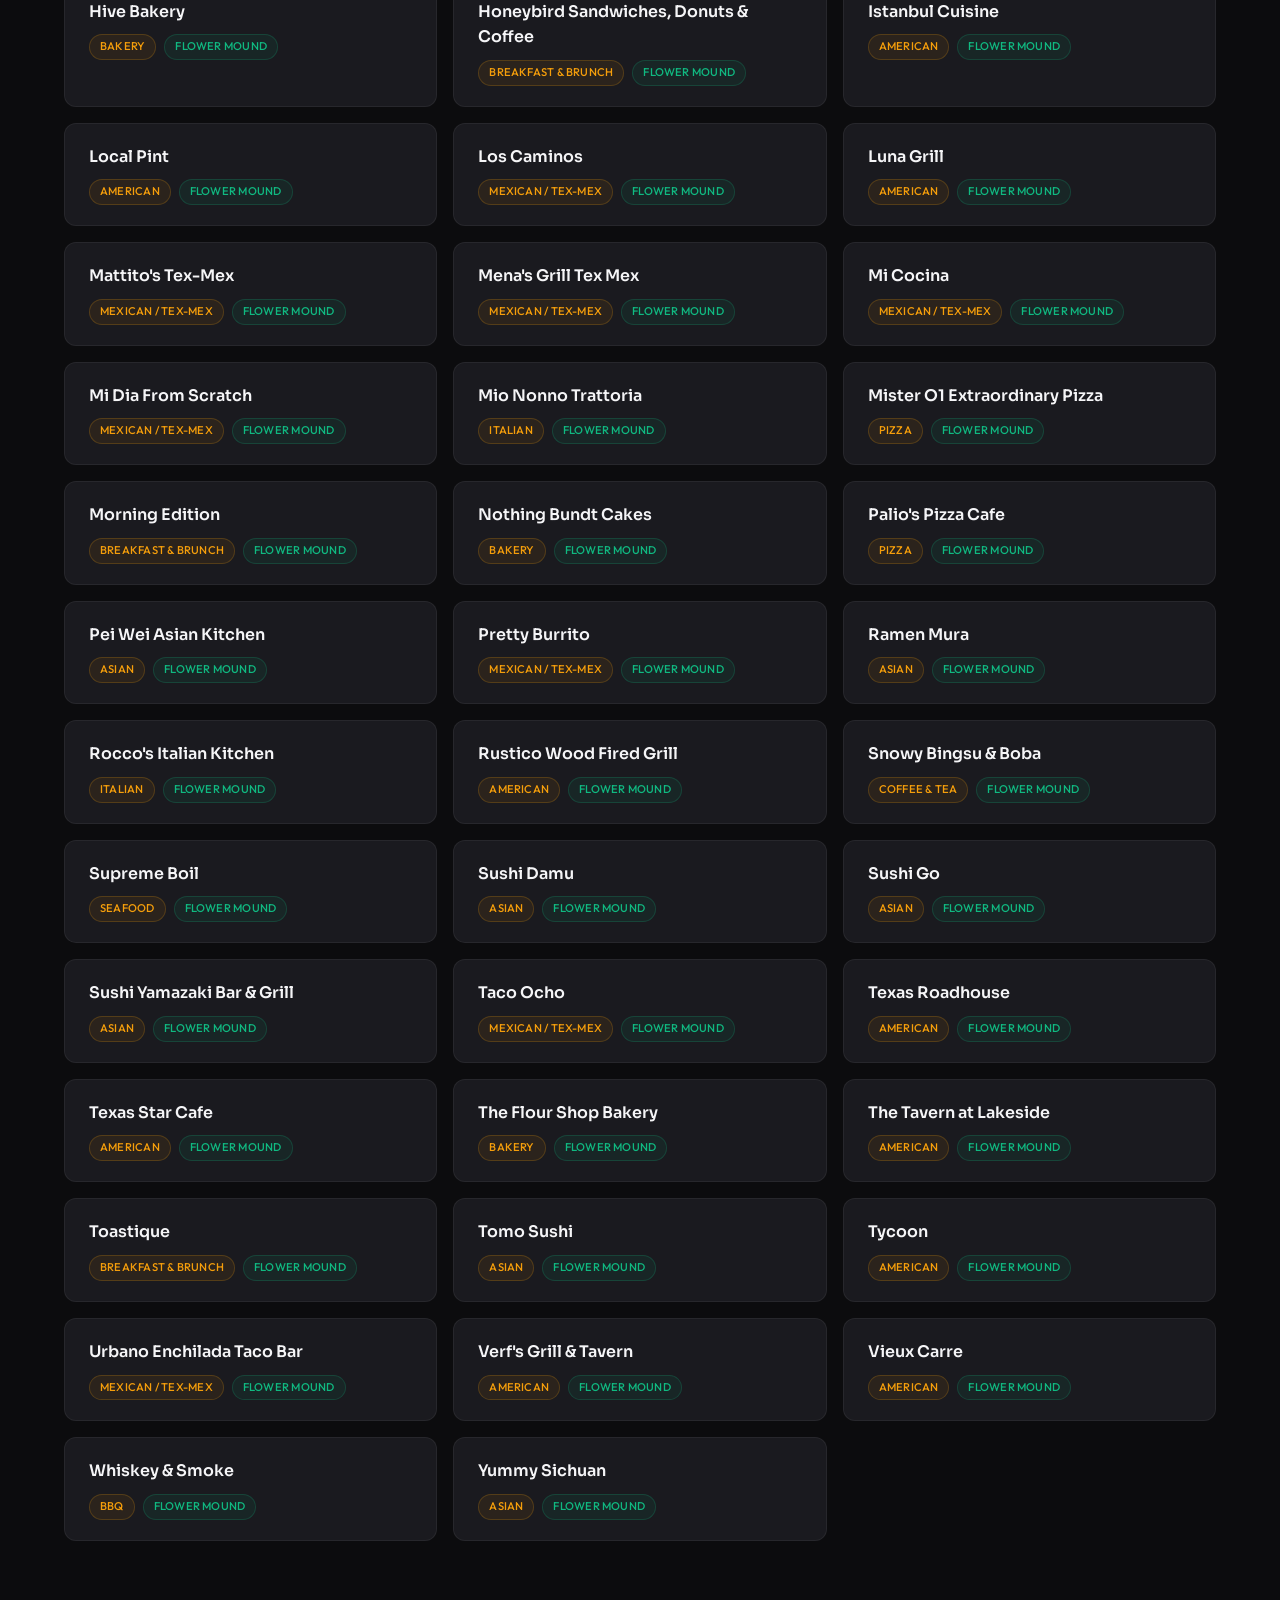
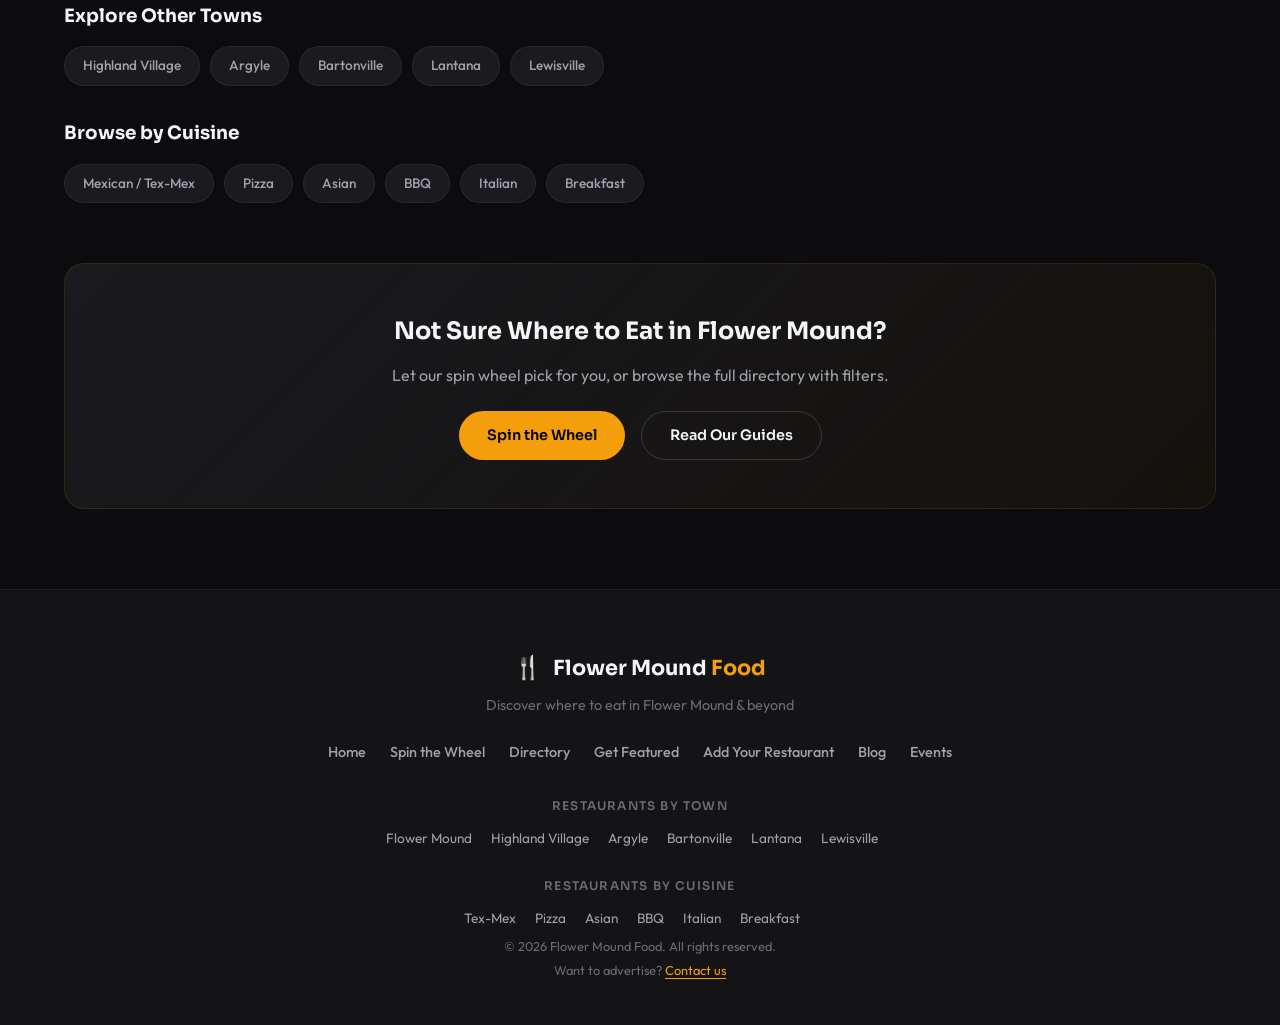
<file: flower-mound.html>
<!DOCTYPE html>
<html lang="en">
<head>
  <meta charset="UTF-8">
  <meta name="viewport" content="width=device-width, initial-scale=1.0">
  <!-- Google Analytics -->
  <script async src="https://www.googletagmanager.com/gtag/js?id=G-6RMHL6KV5H"></script>
  <script>
    window.dataLayer = window.dataLayer || [];
    function gtag(){dataLayer.push(arguments);}
    gtag('js', new Date());
    gtag('config', 'G-6RMHL6KV5H');
  </script>
  <title>Restaurants in Flower Mound TX — 62+ Local Spots | Flower Mound Food</title>
  <meta name="description" content="Explore 62+ restaurants in Flower Mound, TX. Browse by cuisine, find your next meal, or spin the wheel. Your complete local dining guide.">
  <link rel="canonical" href="https://flowermoundfood.com/flower-mound.html">
  <meta property="og:title" content="Restaurants in Flower Mound TX — 62+ Local Spots | Flower Mound Food">
  <meta property="og:description" content="Explore 62+ restaurants in Flower Mound, TX. Browse by cuisine, find your next meal, or spin the wheel. Your complete local dining guide.">
  <meta property="og:type" content="website">
  <meta property="og:url" content="https://flowermoundfood.com/flower-mound.html">
  <meta property="og:site_name" content="Flower Mound Food">
  <link rel="preconnect" href="https://fonts.googleapis.com">
  <link rel="preconnect" href="https://fonts.gstatic.com" crossorigin>
  <link href="https://fonts.googleapis.com/css2?family=Outfit:wght@300;400;500;600;700;800;900&family=Sora:wght@300;400;500;600;700;800&display=swap" rel="stylesheet">
  <link rel="stylesheet" href="./style.css">
  <link rel="stylesheet" href="./landing-style.css">
</head>
<body>

  <div class="noise-overlay"></div>
  <nav id="navbar" class="scrolled">
    <div class="nav-inner">
      <a href="./index.html" class="nav-brand">
        <span class="brand-icon">&#127860;</span>
        <span class="brand-text">FM<span class="brand-accent">Food</span></span>
      </a>
      <button class="nav-toggle" id="navToggle" aria-label="Toggle menu">
        <span></span><span></span><span></span>
      </button>
      <div class="nav-links" id="navLinks">
        <a href="./index.html" class="nav-link">Home</a>
        <a href="./index.html#wheel" class="nav-link">Spin</a>
        <a href="./index.html#directory" class="nav-link">Directory</a>
        <a href="./events.html" class="nav-link">Events</a>
        <a href="./index.html#pricing" class="nav-link">Get Featured</a>
        <a href="./index.html#submit" class="nav-link">Add Yours</a>
        <a href="./blog.html" class="nav-link">Blog</a>
      </div>
    </div>
  </nav>

  <main class="landing-main">
    <div class="container">
      <div class="landing-hero">
        <span class="section-tag">Explore Flower Mound</span>
        <h1 class="landing-title">Restaurants in <span class="text-gradient">Flower Mound</span></h1>
        <p class="landing-subtitle">From Tex-Mex to sushi, BBQ to bakeries, Flower Mound has it all.</p>
        <p class="landing-count">62 restaurants listed</p>
      </div>

      <div class="landing-intro">
        <p>Flower Mound has quietly become one of the best dining destinations in the DFW metroplex. With over 80 restaurants ranging from upscale Italian to authentic Asian cuisine, there is something for every craving. Here is every restaurant we track in Flower Mound.</p>
      </div>

      <div class="landing-ctas">
        <a href="./index.html#wheel" class="btn btn-primary">Spin the Wheel</a>
        <a href="./index.html#directory" class="btn btn-outline">Full Directory</a>
      </div>

      <div class="landing-grid">
        <div class="landing-card">
          <div class="card-name">1845 Taste Texas</div>
          <div class="card-badges">
            <span class="badge badge-category">American</span>
            <span class="badge badge-town">Flower Mound</span>
          </div>
        </div>
        <div class="landing-card">
          <div class="card-name">Alforno's Italian Kitchen</div>
          <div class="card-badges">
            <span class="badge badge-category">Italian</span>
            <span class="badge badge-town">Flower Mound</span>
          </div>
        </div>
        <div class="landing-card">
          <div class="card-name">Anamia's Tex Mex</div>
          <div class="card-badges">
            <span class="badge badge-category">Mexican / Tex-Mex</span>
            <span class="badge badge-town">Flower Mound</span>
          </div>
        </div>
        <div class="landing-card">
          <div class="card-name">Asahi Teppenyaki & Sushi</div>
          <div class="card-badges">
            <span class="badge badge-category">Asian</span>
            <span class="badge badge-town">Flower Mound</span>
          </div>
        </div>
        <div class="landing-card">
          <div class="card-name">Bari's Pizza & Pasta</div>
          <div class="card-badges">
            <span class="badge badge-category">Pizza</span>
            <span class="badge badge-town">Flower Mound</span>
          </div>
        </div>
        <div class="landing-card">
          <div class="card-name">Branded Bowls</div>
          <div class="card-badges">
            <span class="badge badge-category">American</span>
            <span class="badge badge-town">Flower Mound</span>
          </div>
        </div>
        <div class="landing-card">
          <div class="card-name">Buttermilk Sky Pie</div>
          <div class="card-badges">
            <span class="badge badge-category">Bakery</span>
            <span class="badge badge-town">Flower Mound</span>
          </div>
        </div>
        <div class="landing-card">
          <div class="card-name">CAVA</div>
          <div class="card-badges">
            <span class="badge badge-category">American</span>
            <span class="badge badge-town">Flower Mound</span>
          </div>
        </div>
        <div class="landing-card">
          <div class="card-name">Clink Wine Bar + Bites</div>
          <div class="card-badges">
            <span class="badge badge-category">American</span>
            <span class="badge badge-town">Flower Mound</span>
          </div>
        </div>
        <div class="landing-card">
          <div class="card-name">Curry Up Now</div>
          <div class="card-badges">
            <span class="badge badge-category">Asian</span>
            <span class="badge badge-town">Flower Mound</span>
          </div>
        </div>
        <div class="landing-card">
          <div class="card-name">Enzo's NY Pizzeria</div>
          <div class="card-badges">
            <span class="badge badge-category">Pizza</span>
            <span class="badge badge-town">Flower Mound</span>
          </div>
        </div>
        <div class="landing-card">
          <div class="card-name">Fajita Pete's</div>
          <div class="card-badges">
            <span class="badge badge-category">Mexican / Tex-Mex</span>
            <span class="badge badge-town">Flower Mound</span>
          </div>
        </div>
        <div class="landing-card">
          <div class="card-name">Fiori</div>
          <div class="card-badges">
            <span class="badge badge-category">Italian</span>
            <span class="badge badge-town">Flower Mound</span>
          </div>
        </div>
        <div class="landing-card">
          <div class="card-name">First Watch</div>
          <div class="card-badges">
            <span class="badge badge-category">Breakfast & Brunch</span>
            <span class="badge badge-town">Flower Mound</span>
          </div>
        </div>
        <div class="landing-card">
          <div class="card-name">Fish City Grill</div>
          <div class="card-badges">
            <span class="badge badge-category">American</span>
            <span class="badge badge-town">Flower Mound</span>
          </div>
        </div>
        <div class="landing-card">
          <div class="card-name">Flurry's Market</div>
          <div class="card-badges">
            <span class="badge badge-category">American</span>
            <span class="badge badge-town">Flower Mound</span>
          </div>
        </div>
        <div class="landing-card">
          <div class="card-name">Gabriela & Sofia's TexMex</div>
          <div class="card-badges">
            <span class="badge badge-category">Mexican / Tex-Mex</span>
            <span class="badge badge-town">Flower Mound</span>
          </div>
        </div>
        <div class="landing-card">
          <div class="card-name">GiroPizza</div>
          <div class="card-badges">
            <span class="badge badge-category">Pizza</span>
            <span class="badge badge-town">Flower Mound</span>
          </div>
        </div>
        <div class="landing-card">
          <div class="card-name">Gloria's Latin Cuisine</div>
          <div class="card-badges">
            <span class="badge badge-category">Mexican / Tex-Mex</span>
            <span class="badge badge-town">Flower Mound</span>
          </div>
        </div>
        <div class="landing-card">
          <div class="card-name">Grutogi Bistro</div>
          <div class="card-badges">
            <span class="badge badge-category">Coffee & Tea</span>
            <span class="badge badge-town">Flower Mound</span>
          </div>
        </div>
        <div class="landing-card">
          <div class="card-name">Guitars & Growlers</div>
          <div class="card-badges">
            <span class="badge badge-category">American</span>
            <span class="badge badge-town">Flower Mound</span>
          </div>
        </div>
        <div class="landing-card">
          <div class="card-name">Hanaya Hibachi Sushi & Asian Fusion</div>
          <div class="card-badges">
            <span class="badge badge-category">Asian</span>
            <span class="badge badge-town">Flower Mound</span>
          </div>
        </div>
        <div class="landing-card">
          <div class="card-name">Handel's Homemade Ice Cream</div>
          <div class="card-badges">
            <span class="badge badge-category">Ice Cream</span>
            <span class="badge badge-town">Flower Mound</span>
          </div>
        </div>
        <div class="landing-card">
          <div class="card-name">Harold Dean Smoked Goods</div>
          <div class="card-badges">
            <span class="badge badge-category">BBQ</span>
            <span class="badge badge-town">Flower Mound</span>
          </div>
        </div>
        <div class="landing-card">
          <div class="card-name">Hive Bakery</div>
          <div class="card-badges">
            <span class="badge badge-category">Bakery</span>
            <span class="badge badge-town">Flower Mound</span>
          </div>
        </div>
        <div class="landing-card">
          <div class="card-name">Honeybird Sandwiches, Donuts & Coffee</div>
          <div class="card-badges">
            <span class="badge badge-category">Breakfast & Brunch</span>
            <span class="badge badge-town">Flower Mound</span>
          </div>
        </div>
        <div class="landing-card">
          <div class="card-name">Istanbul Cuisine</div>
          <div class="card-badges">
            <span class="badge badge-category">American</span>
            <span class="badge badge-town">Flower Mound</span>
          </div>
        </div>
        <div class="landing-card">
          <div class="card-name">Local Pint</div>
          <div class="card-badges">
            <span class="badge badge-category">American</span>
            <span class="badge badge-town">Flower Mound</span>
          </div>
        </div>
        <div class="landing-card">
          <div class="card-name">Los Caminos</div>
          <div class="card-badges">
            <span class="badge badge-category">Mexican / Tex-Mex</span>
            <span class="badge badge-town">Flower Mound</span>
          </div>
        </div>
        <div class="landing-card">
          <div class="card-name">Luna Grill</div>
          <div class="card-badges">
            <span class="badge badge-category">American</span>
            <span class="badge badge-town">Flower Mound</span>
          </div>
        </div>
        <div class="landing-card">
          <div class="card-name">Mattito's Tex-Mex</div>
          <div class="card-badges">
            <span class="badge badge-category">Mexican / Tex-Mex</span>
            <span class="badge badge-town">Flower Mound</span>
          </div>
        </div>
        <div class="landing-card">
          <div class="card-name">Mena's Grill Tex Mex</div>
          <div class="card-badges">
            <span class="badge badge-category">Mexican / Tex-Mex</span>
            <span class="badge badge-town">Flower Mound</span>
          </div>
        </div>
        <div class="landing-card">
          <div class="card-name">Mi Cocina</div>
          <div class="card-badges">
            <span class="badge badge-category">Mexican / Tex-Mex</span>
            <span class="badge badge-town">Flower Mound</span>
          </div>
        </div>
        <div class="landing-card">
          <div class="card-name">Mi Dia From Scratch</div>
          <div class="card-badges">
            <span class="badge badge-category">Mexican / Tex-Mex</span>
            <span class="badge badge-town">Flower Mound</span>
          </div>
        </div>
        <div class="landing-card">
          <div class="card-name">Mio Nonno Trattoria</div>
          <div class="card-badges">
            <span class="badge badge-category">Italian</span>
            <span class="badge badge-town">Flower Mound</span>
          </div>
        </div>
        <div class="landing-card">
          <div class="card-name">Mister O1 Extraordinary Pizza</div>
          <div class="card-badges">
            <span class="badge badge-category">Pizza</span>
            <span class="badge badge-town">Flower Mound</span>
          </div>
        </div>
        <div class="landing-card">
          <div class="card-name">Morning Edition</div>
          <div class="card-badges">
            <span class="badge badge-category">Breakfast & Brunch</span>
            <span class="badge badge-town">Flower Mound</span>
          </div>
        </div>
        <div class="landing-card">
          <div class="card-name">Nothing Bundt Cakes</div>
          <div class="card-badges">
            <span class="badge badge-category">Bakery</span>
            <span class="badge badge-town">Flower Mound</span>
          </div>
        </div>
        <div class="landing-card">
          <div class="card-name">Palio's Pizza Cafe</div>
          <div class="card-badges">
            <span class="badge badge-category">Pizza</span>
            <span class="badge badge-town">Flower Mound</span>
          </div>
        </div>
        <div class="landing-card">
          <div class="card-name">Pei Wei Asian Kitchen</div>
          <div class="card-badges">
            <span class="badge badge-category">Asian</span>
            <span class="badge badge-town">Flower Mound</span>
          </div>
        </div>
        <div class="landing-card">
          <div class="card-name">Pretty Burrito</div>
          <div class="card-badges">
            <span class="badge badge-category">Mexican / Tex-Mex</span>
            <span class="badge badge-town">Flower Mound</span>
          </div>
        </div>
        <div class="landing-card">
          <div class="card-name">Ramen Mura</div>
          <div class="card-badges">
            <span class="badge badge-category">Asian</span>
            <span class="badge badge-town">Flower Mound</span>
          </div>
        </div>
        <div class="landing-card">
          <div class="card-name">Rocco's Italian Kitchen</div>
          <div class="card-badges">
            <span class="badge badge-category">Italian</span>
            <span class="badge badge-town">Flower Mound</span>
          </div>
        </div>
        <div class="landing-card">
          <div class="card-name">Rustico Wood Fired Grill</div>
          <div class="card-badges">
            <span class="badge badge-category">American</span>
            <span class="badge badge-town">Flower Mound</span>
          </div>
        </div>
        <div class="landing-card">
          <div class="card-name">Snowy Bingsu & Boba</div>
          <div class="card-badges">
            <span class="badge badge-category">Coffee & Tea</span>
            <span class="badge badge-town">Flower Mound</span>
          </div>
        </div>
        <div class="landing-card">
          <div class="card-name">Supreme Boil</div>
          <div class="card-badges">
            <span class="badge badge-category">Seafood</span>
            <span class="badge badge-town">Flower Mound</span>
          </div>
        </div>
        <div class="landing-card">
          <div class="card-name">Sushi Damu</div>
          <div class="card-badges">
            <span class="badge badge-category">Asian</span>
            <span class="badge badge-town">Flower Mound</span>
          </div>
        </div>
        <div class="landing-card">
          <div class="card-name">Sushi Go</div>
          <div class="card-badges">
            <span class="badge badge-category">Asian</span>
            <span class="badge badge-town">Flower Mound</span>
          </div>
        </div>
        <div class="landing-card">
          <div class="card-name">Sushi Yamazaki Bar & Grill</div>
          <div class="card-badges">
            <span class="badge badge-category">Asian</span>
            <span class="badge badge-town">Flower Mound</span>
          </div>
        </div>
        <div class="landing-card">
          <div class="card-name">Taco Ocho</div>
          <div class="card-badges">
            <span class="badge badge-category">Mexican / Tex-Mex</span>
            <span class="badge badge-town">Flower Mound</span>
          </div>
        </div>
        <div class="landing-card">
          <div class="card-name">Texas Roadhouse</div>
          <div class="card-badges">
            <span class="badge badge-category">American</span>
            <span class="badge badge-town">Flower Mound</span>
          </div>
        </div>
        <div class="landing-card">
          <div class="card-name">Texas Star Cafe</div>
          <div class="card-badges">
            <span class="badge badge-category">American</span>
            <span class="badge badge-town">Flower Mound</span>
          </div>
        </div>
        <div class="landing-card">
          <div class="card-name">The Flour Shop Bakery</div>
          <div class="card-badges">
            <span class="badge badge-category">Bakery</span>
            <span class="badge badge-town">Flower Mound</span>
          </div>
        </div>
        <div class="landing-card">
          <div class="card-name">The Tavern at Lakeside</div>
          <div class="card-badges">
            <span class="badge badge-category">American</span>
            <span class="badge badge-town">Flower Mound</span>
          </div>
        </div>
        <div class="landing-card">
          <div class="card-name">Toastique</div>
          <div class="card-badges">
            <span class="badge badge-category">Breakfast & Brunch</span>
            <span class="badge badge-town">Flower Mound</span>
          </div>
        </div>
        <div class="landing-card">
          <div class="card-name">Tomo Sushi</div>
          <div class="card-badges">
            <span class="badge badge-category">Asian</span>
            <span class="badge badge-town">Flower Mound</span>
          </div>
        </div>
        <div class="landing-card">
          <div class="card-name">Tycoon</div>
          <div class="card-badges">
            <span class="badge badge-category">American</span>
            <span class="badge badge-town">Flower Mound</span>
          </div>
        </div>
        <div class="landing-card">
          <div class="card-name">Urbano Enchilada Taco Bar</div>
          <div class="card-badges">
            <span class="badge badge-category">Mexican / Tex-Mex</span>
            <span class="badge badge-town">Flower Mound</span>
          </div>
        </div>
        <div class="landing-card">
          <div class="card-name">Verf's Grill & Tavern</div>
          <div class="card-badges">
            <span class="badge badge-category">American</span>
            <span class="badge badge-town">Flower Mound</span>
          </div>
        </div>
        <div class="landing-card">
          <div class="card-name">Vieux Carre</div>
          <div class="card-badges">
            <span class="badge badge-category">American</span>
            <span class="badge badge-town">Flower Mound</span>
          </div>
        </div>
        <div class="landing-card">
          <div class="card-name">Whiskey & Smoke</div>
          <div class="card-badges">
            <span class="badge badge-category">BBQ</span>
            <span class="badge badge-town">Flower Mound</span>
          </div>
        </div>
        <div class="landing-card">
          <div class="card-name">Yummy Sichuan</div>
          <div class="card-badges">
            <span class="badge badge-category">Asian</span>
            <span class="badge badge-town">Flower Mound</span>
          </div>
        </div>
      </div>

      <div class="cross-links">
        <h2>Explore Other Towns</h2>
        <div class="cross-link-row"><a href="./highland-village.html" class="cross-link-pill">Highland Village</a> <a href="./argyle.html" class="cross-link-pill">Argyle</a> <a href="./bartonville.html" class="cross-link-pill">Bartonville</a> <a href="./lantana.html" class="cross-link-pill">Lantana</a> <a href="./lewisville.html" class="cross-link-pill">Lewisville</a></div>
        <h2>Browse by Cuisine</h2>
        <div class="cross-link-row"><a href="./best-mexican.html" class="cross-link-pill">Mexican / Tex-Mex</a> <a href="./best-pizza.html" class="cross-link-pill">Pizza</a> <a href="./best-asian.html" class="cross-link-pill">Asian</a> <a href="./best-bbq.html" class="cross-link-pill">BBQ</a> <a href="./best-italian.html" class="cross-link-pill">Italian</a> <a href="./best-breakfast.html" class="cross-link-pill">Breakfast</a></div>
      </div>

      <div class="landing-cta-box">
        <h2>Not Sure Where to Eat in Flower Mound?</h2>
        <p>Let our spin wheel pick for you, or browse the full directory with filters.</p>
        <div class="landing-cta-buttons">
          <a href="./index.html#wheel" class="btn btn-primary">Spin the Wheel</a>
          <a href="./blog.html" class="btn btn-outline">Read Our Guides</a>
        </div>
      </div>
    </div>
  </main>


  <footer class="footer">
    <div class="container">
      <div class="footer-inner">
        <div class="footer-brand">
          <span class="brand-icon">&#127860;</span>
          <span class="brand-text">Flower Mound <span class="brand-accent">Food</span></span>
          <p class="footer-tagline">Discover where to eat in Flower Mound &amp; beyond</p>
        </div>
        <div class="footer-links">
          <a href="./index.html">Home</a>
          <a href="./index.html#wheel">Spin the Wheel</a>
          <a href="./index.html#directory">Directory</a>
          <a href="./index.html#pricing">Get Featured</a>
          <a href="./index.html#submit">Add Your Restaurant</a>
          <a href="./blog.html">Blog</a>
          <a href="./events.html">Events</a>
        </div>
        <div class="footer-towns">
          <p class="footer-section-label">Restaurants by Town</p>
          <a href="./flower-mound.html">Flower Mound</a>
          <a href="./highland-village.html">Highland Village</a>
          <a href="./argyle.html">Argyle</a>
          <a href="./bartonville.html">Bartonville</a>
          <a href="./lantana.html">Lantana</a>
          <a href="./lewisville.html">Lewisville</a>
        </div>
        <div class="footer-cuisines">
          <p class="footer-section-label">Restaurants by Cuisine</p>
          <a href="./best-mexican.html">Tex-Mex</a>
          <a href="./best-pizza.html">Pizza</a>
          <a href="./best-asian.html">Asian</a>
          <a href="./best-bbq.html">BBQ</a>
          <a href="./best-italian.html">Italian</a>
          <a href="./best-breakfast.html">Breakfast</a>
        </div>
        <div class="footer-bottom">
          <p>&copy; 2026 Flower Mound Food. All rights reserved.</p>
          <p>Want to advertise? <a href="mailto:flowermoundfood@gmail.com?subject=Advertising%20Inquiry%20-%20Flower%20Mound%20Food">Contact us</a></p>
        </div>
      </div>
    </div>
  </footer>

  <script>
    const toggle = document.getElementById('navToggle');
    const links = document.getElementById('navLinks');
    if (toggle && links) {
      toggle.addEventListener('click', () => {
        toggle.classList.toggle('open');
        links.classList.toggle('open');
      });
      document.querySelectorAll('.nav-link').forEach(l => {
        l.addEventListener('click', () => {
          toggle.classList.remove('open');
          links.classList.remove('open');
        });
      });
    }
  </script>
  <script type="application/ld+json">
{
  "@context": "https://schema.org",
  "@type": "ItemList",
  "name": "Restaurants in Flower Mound, TX",
  "description": "Complete list of 62 restaurants in Flower Mound, Texas",
  "numberOfItems": 62,
  "itemListElement": [
    {
      "@type": "ListItem",
      "position": 1,
      "name": "1845 Taste Texas"
    },
    {
      "@type": "ListItem",
      "position": 2,
      "name": "Alforno's Italian Kitchen"
    },
    {
      "@type": "ListItem",
      "position": 3,
      "name": "Anamia's Tex Mex"
    },
    {
      "@type": "ListItem",
      "position": 4,
      "name": "Asahi Teppenyaki & Sushi"
    },
    {
      "@type": "ListItem",
      "position": 5,
      "name": "Bari's Pizza & Pasta"
    },
    {
      "@type": "ListItem",
      "position": 6,
      "name": "Branded Bowls"
    },
    {
      "@type": "ListItem",
      "position": 7,
      "name": "Buttermilk Sky Pie"
    },
    {
      "@type": "ListItem",
      "position": 8,
      "name": "CAVA"
    },
    {
      "@type": "ListItem",
      "position": 9,
      "name": "Clink Wine Bar + Bites"
    },
    {
      "@type": "ListItem",
      "position": 10,
      "name": "Curry Up Now"
    },
    {
      "@type": "ListItem",
      "position": 11,
      "name": "Enzo's NY Pizzeria"
    },
    {
      "@type": "ListItem",
      "position": 12,
      "name": "Fajita Pete's"
    },
    {
      "@type": "ListItem",
      "position": 13,
      "name": "Fiori"
    },
    {
      "@type": "ListItem",
      "position": 14,
      "name": "First Watch"
    },
    {
      "@type": "ListItem",
      "position": 15,
      "name": "Fish City Grill"
    },
    {
      "@type": "ListItem",
      "position": 16,
      "name": "Flurry's Market"
    },
    {
      "@type": "ListItem",
      "position": 17,
      "name": "Gabriela & Sofia's TexMex"
    },
    {
      "@type": "ListItem",
      "position": 18,
      "name": "GiroPizza"
    },
    {
      "@type": "ListItem",
      "position": 19,
      "name": "Gloria's Latin Cuisine"
    },
    {
      "@type": "ListItem",
      "position": 20,
      "name": "Grutogi Bistro"
    },
    {
      "@type": "ListItem",
      "position": 21,
      "name": "Guitars & Growlers"
    },
    {
      "@type": "ListItem",
      "position": 22,
      "name": "Hanaya Hibachi Sushi & Asian Fusion"
    },
    {
      "@type": "ListItem",
      "position": 23,
      "name": "Handel's Homemade Ice Cream"
    },
    {
      "@type": "ListItem",
      "position": 24,
      "name": "Harold Dean Smoked Goods"
    },
    {
      "@type": "ListItem",
      "position": 25,
      "name": "Hive Bakery"
    },
    {
      "@type": "ListItem",
      "position": 26,
      "name": "Honeybird Sandwiches, Donuts & Coffee"
    },
    {
      "@type": "ListItem",
      "position": 27,
      "name": "Istanbul Cuisine"
    },
    {
      "@type": "ListItem",
      "position": 28,
      "name": "Local Pint"
    },
    {
      "@type": "ListItem",
      "position": 29,
      "name": "Los Caminos"
    },
    {
      "@type": "ListItem",
      "position": 30,
      "name": "Luna Grill"
    },
    {
      "@type": "ListItem",
      "position": 31,
      "name": "Mattito's Tex-Mex"
    },
    {
      "@type": "ListItem",
      "position": 32,
      "name": "Mena's Grill Tex Mex"
    },
    {
      "@type": "ListItem",
      "position": 33,
      "name": "Mi Cocina"
    },
    {
      "@type": "ListItem",
      "position": 34,
      "name": "Mi Dia From Scratch"
    },
    {
      "@type": "ListItem",
      "position": 35,
      "name": "Mio Nonno Trattoria"
    },
    {
      "@type": "ListItem",
      "position": 36,
      "name": "Mister O1 Extraordinary Pizza"
    },
    {
      "@type": "ListItem",
      "position": 37,
      "name": "Morning Edition"
    },
    {
      "@type": "ListItem",
      "position": 38,
      "name": "Nothing Bundt Cakes"
    },
    {
      "@type": "ListItem",
      "position": 39,
      "name": "Palio's Pizza Cafe"
    },
    {
      "@type": "ListItem",
      "position": 40,
      "name": "Pei Wei Asian Kitchen"
    },
    {
      "@type": "ListItem",
      "position": 41,
      "name": "Pretty Burrito"
    },
    {
      "@type": "ListItem",
      "position": 42,
      "name": "Ramen Mura"
    },
    {
      "@type": "ListItem",
      "position": 43,
      "name": "Rocco's Italian Kitchen"
    },
    {
      "@type": "ListItem",
      "position": 44,
      "name": "Rustico Wood Fired Grill"
    },
    {
      "@type": "ListItem",
      "position": 45,
      "name": "Snowy Bingsu & Boba"
    },
    {
      "@type": "ListItem",
      "position": 46,
      "name": "Supreme Boil"
    },
    {
      "@type": "ListItem",
      "position": 47,
      "name": "Sushi Damu"
    },
    {
      "@type": "ListItem",
      "position": 48,
      "name": "Sushi Go"
    },
    {
      "@type": "ListItem",
      "position": 49,
      "name": "Sushi Yamazaki Bar & Grill"
    },
    {
      "@type": "ListItem",
      "position": 50,
      "name": "Taco Ocho"
    },
    {
      "@type": "ListItem",
      "position": 51,
      "name": "Texas Roadhouse"
    },
    {
      "@type": "ListItem",
      "position": 52,
      "name": "Texas Star Cafe"
    },
    {
      "@type": "ListItem",
      "position": 53,
      "name": "The Flour Shop Bakery"
    },
    {
      "@type": "ListItem",
      "position": 54,
      "name": "The Tavern at Lakeside"
    },
    {
      "@type": "ListItem",
      "position": 55,
      "name": "Toastique"
    },
    {
      "@type": "ListItem",
      "position": 56,
      "name": "Tomo Sushi"
    },
    {
      "@type": "ListItem",
      "position": 57,
      "name": "Tycoon"
    },
    {
      "@type": "ListItem",
      "position": 58,
      "name": "Urbano Enchilada Taco Bar"
    },
    {
      "@type": "ListItem",
      "position": 59,
      "name": "Verf's Grill & Tavern"
    },
    {
      "@type": "ListItem",
      "position": 60,
      "name": "Vieux Carre"
    },
    {
      "@type": "ListItem",
      "position": 61,
      "name": "Whiskey & Smoke"
    },
    {
      "@type": "ListItem",
      "position": 62,
      "name": "Yummy Sichuan"
    }
  ]
}
  </script>
</body>
</html>
</file>
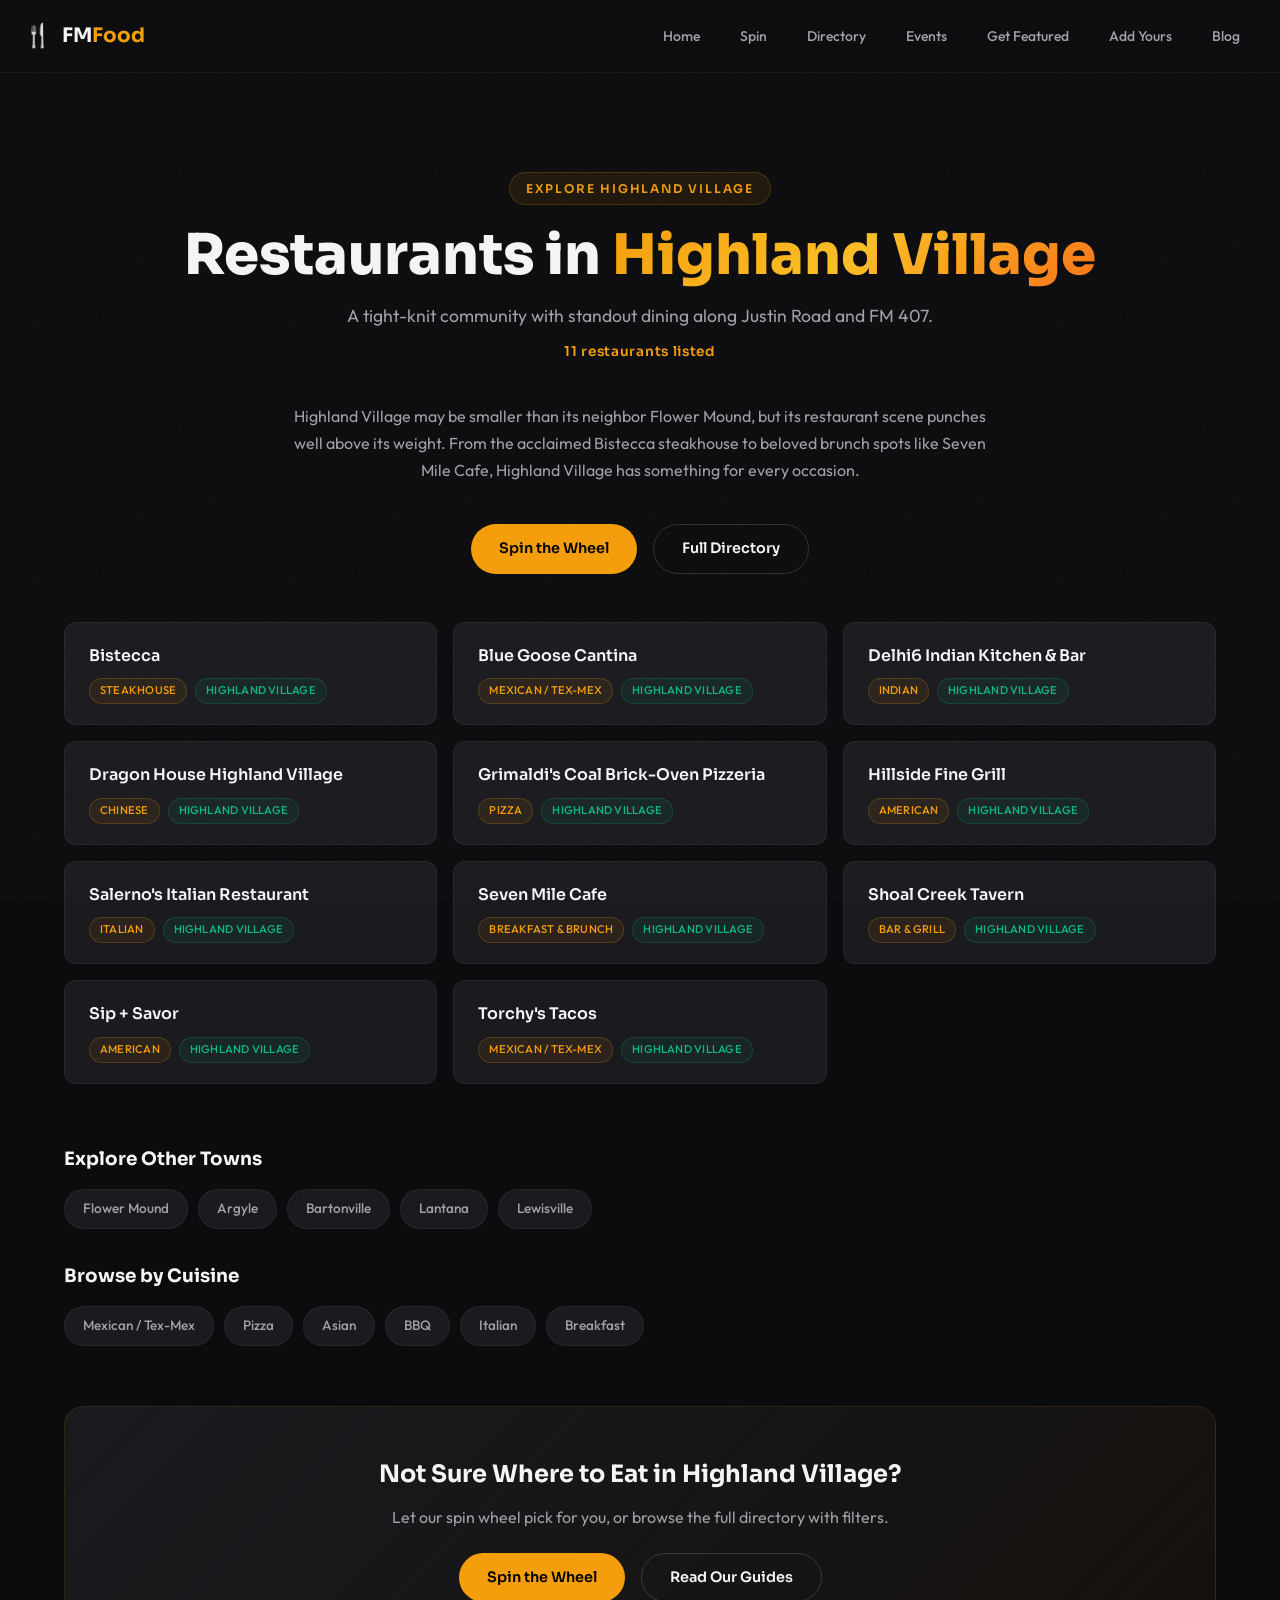
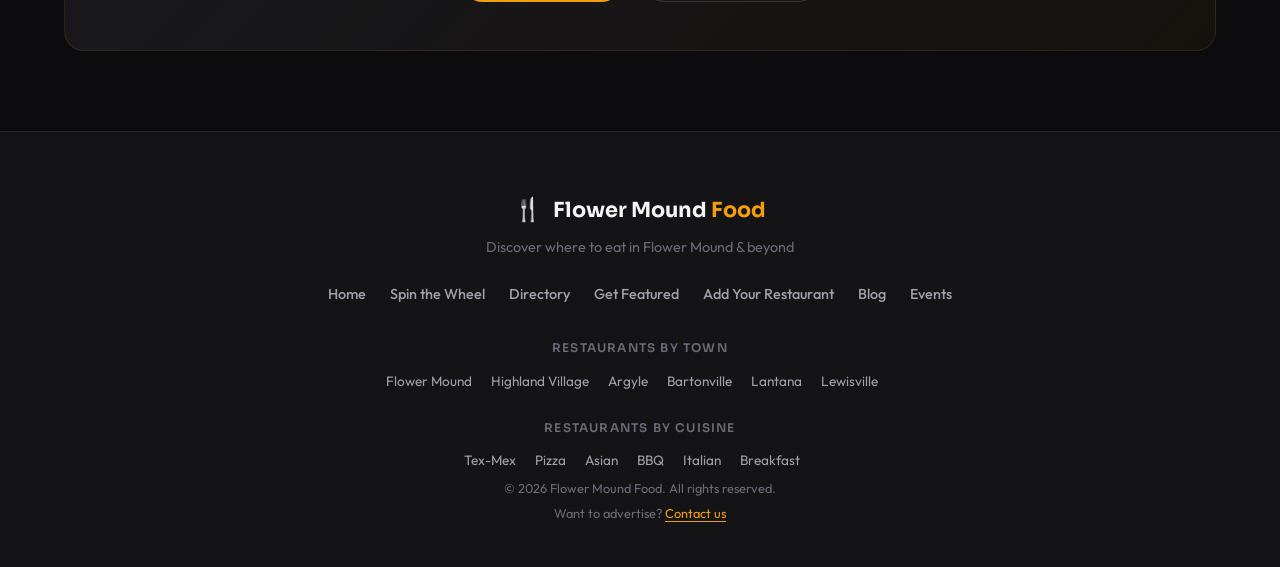
<file: highland-village.html>
<!DOCTYPE html>
<html lang="en">
<head>
  <meta charset="UTF-8">
  <meta name="viewport" content="width=device-width, initial-scale=1.0">
  <!-- Google Analytics -->
  <script async src="https://www.googletagmanager.com/gtag/js?id=G-6RMHL6KV5H"></script>
  <script>
    window.dataLayer = window.dataLayer || [];
    function gtag(){dataLayer.push(arguments);}
    gtag('js', new Date());
    gtag('config', 'G-6RMHL6KV5H');
  </script>
  <title>Restaurants in Highland Village TX — 11+ Local Spots | Flower Mound Food</title>
  <meta name="description" content="Explore 11+ restaurants in Highland Village, TX. Browse by cuisine, find your next meal, or spin the wheel. Your complete local dining guide.">
  <link rel="canonical" href="https://flowermoundfood.com/highland-village.html">
  <meta property="og:title" content="Restaurants in Highland Village TX — 11+ Local Spots | Flower Mound Food">
  <meta property="og:description" content="Explore 11+ restaurants in Highland Village, TX. Browse by cuisine, find your next meal, or spin the wheel. Your complete local dining guide.">
  <meta property="og:type" content="website">
  <meta property="og:url" content="https://flowermoundfood.com/highland-village.html">
  <meta property="og:site_name" content="Flower Mound Food">
  <link rel="preconnect" href="https://fonts.googleapis.com">
  <link rel="preconnect" href="https://fonts.gstatic.com" crossorigin>
  <link href="https://fonts.googleapis.com/css2?family=Outfit:wght@300;400;500;600;700;800;900&family=Sora:wght@300;400;500;600;700;800&display=swap" rel="stylesheet">
  <link rel="stylesheet" href="./style.css">
  <link rel="stylesheet" href="./landing-style.css">
</head>
<body>

  <div class="noise-overlay"></div>
  <nav id="navbar" class="scrolled">
    <div class="nav-inner">
      <a href="./index.html" class="nav-brand">
        <span class="brand-icon">&#127860;</span>
        <span class="brand-text">FM<span class="brand-accent">Food</span></span>
      </a>
      <button class="nav-toggle" id="navToggle" aria-label="Toggle menu">
        <span></span><span></span><span></span>
      </button>
      <div class="nav-links" id="navLinks">
        <a href="./index.html" class="nav-link">Home</a>
        <a href="./index.html#wheel" class="nav-link">Spin</a>
        <a href="./index.html#directory" class="nav-link">Directory</a>
        <a href="./events.html" class="nav-link">Events</a>
        <a href="./index.html#pricing" class="nav-link">Get Featured</a>
        <a href="./index.html#submit" class="nav-link">Add Yours</a>
        <a href="./blog.html" class="nav-link">Blog</a>
      </div>
    </div>
  </nav>

  <main class="landing-main">
    <div class="container">
      <div class="landing-hero">
        <span class="section-tag">Explore Highland Village</span>
        <h1 class="landing-title">Restaurants in <span class="text-gradient">Highland Village</span></h1>
        <p class="landing-subtitle">A tight-knit community with standout dining along Justin Road and FM 407.</p>
        <p class="landing-count">11 restaurants listed</p>
      </div>

      <div class="landing-intro">
        <p>Highland Village may be smaller than its neighbor Flower Mound, but its restaurant scene punches well above its weight. From the acclaimed Bistecca steakhouse to beloved brunch spots like Seven Mile Cafe, Highland Village has something for every occasion.</p>
      </div>

      <div class="landing-ctas">
        <a href="./index.html#wheel" class="btn btn-primary">Spin the Wheel</a>
        <a href="./index.html#directory" class="btn btn-outline">Full Directory</a>
      </div>

      <div class="landing-grid">
        <div class="landing-card">
          <div class="card-name">Bistecca</div>
          <div class="card-badges">
            <span class="badge badge-category">Steakhouse</span>
            <span class="badge badge-town">Highland Village</span>
          </div>
        </div>
        <div class="landing-card">
          <div class="card-name">Blue Goose Cantina</div>
          <div class="card-badges">
            <span class="badge badge-category">Mexican / Tex-Mex</span>
            <span class="badge badge-town">Highland Village</span>
          </div>
        </div>
        <div class="landing-card">
          <div class="card-name">Delhi6 Indian Kitchen & Bar</div>
          <div class="card-badges">
            <span class="badge badge-category">Indian</span>
            <span class="badge badge-town">Highland Village</span>
          </div>
        </div>
        <div class="landing-card">
          <div class="card-name">Dragon House Highland Village</div>
          <div class="card-badges">
            <span class="badge badge-category">Chinese</span>
            <span class="badge badge-town">Highland Village</span>
          </div>
        </div>
        <div class="landing-card">
          <div class="card-name">Grimaldi's Coal Brick-Oven Pizzeria</div>
          <div class="card-badges">
            <span class="badge badge-category">Pizza</span>
            <span class="badge badge-town">Highland Village</span>
          </div>
        </div>
        <div class="landing-card">
          <div class="card-name">Hillside Fine Grill</div>
          <div class="card-badges">
            <span class="badge badge-category">American</span>
            <span class="badge badge-town">Highland Village</span>
          </div>
        </div>
        <div class="landing-card">
          <div class="card-name">Salerno's Italian Restaurant</div>
          <div class="card-badges">
            <span class="badge badge-category">Italian</span>
            <span class="badge badge-town">Highland Village</span>
          </div>
        </div>
        <div class="landing-card">
          <div class="card-name">Seven Mile Cafe</div>
          <div class="card-badges">
            <span class="badge badge-category">Breakfast & Brunch</span>
            <span class="badge badge-town">Highland Village</span>
          </div>
        </div>
        <div class="landing-card">
          <div class="card-name">Shoal Creek Tavern</div>
          <div class="card-badges">
            <span class="badge badge-category">Bar & Grill</span>
            <span class="badge badge-town">Highland Village</span>
          </div>
        </div>
        <div class="landing-card">
          <div class="card-name">Sip + Savor</div>
          <div class="card-badges">
            <span class="badge badge-category">American</span>
            <span class="badge badge-town">Highland Village</span>
          </div>
        </div>
        <div class="landing-card">
          <div class="card-name">Torchy's Tacos</div>
          <div class="card-badges">
            <span class="badge badge-category">Mexican / Tex-Mex</span>
            <span class="badge badge-town">Highland Village</span>
          </div>
        </div>
      </div>

      <div class="cross-links">
        <h2>Explore Other Towns</h2>
        <div class="cross-link-row"><a href="./flower-mound.html" class="cross-link-pill">Flower Mound</a> <a href="./argyle.html" class="cross-link-pill">Argyle</a> <a href="./bartonville.html" class="cross-link-pill">Bartonville</a> <a href="./lantana.html" class="cross-link-pill">Lantana</a> <a href="./lewisville.html" class="cross-link-pill">Lewisville</a></div>
        <h2>Browse by Cuisine</h2>
        <div class="cross-link-row"><a href="./best-mexican.html" class="cross-link-pill">Mexican / Tex-Mex</a> <a href="./best-pizza.html" class="cross-link-pill">Pizza</a> <a href="./best-asian.html" class="cross-link-pill">Asian</a> <a href="./best-bbq.html" class="cross-link-pill">BBQ</a> <a href="./best-italian.html" class="cross-link-pill">Italian</a> <a href="./best-breakfast.html" class="cross-link-pill">Breakfast</a></div>
      </div>

      <div class="landing-cta-box">
        <h2>Not Sure Where to Eat in Highland Village?</h2>
        <p>Let our spin wheel pick for you, or browse the full directory with filters.</p>
        <div class="landing-cta-buttons">
          <a href="./index.html#wheel" class="btn btn-primary">Spin the Wheel</a>
          <a href="./blog.html" class="btn btn-outline">Read Our Guides</a>
        </div>
      </div>
    </div>
  </main>


  <footer class="footer">
    <div class="container">
      <div class="footer-inner">
        <div class="footer-brand">
          <span class="brand-icon">&#127860;</span>
          <span class="brand-text">Flower Mound <span class="brand-accent">Food</span></span>
          <p class="footer-tagline">Discover where to eat in Flower Mound &amp; beyond</p>
        </div>
        <div class="footer-links">
          <a href="./index.html">Home</a>
          <a href="./index.html#wheel">Spin the Wheel</a>
          <a href="./index.html#directory">Directory</a>
          <a href="./index.html#pricing">Get Featured</a>
          <a href="./index.html#submit">Add Your Restaurant</a>
          <a href="./blog.html">Blog</a>
          <a href="./events.html">Events</a>
        </div>
        <div class="footer-towns">
          <p class="footer-section-label">Restaurants by Town</p>
          <a href="./flower-mound.html">Flower Mound</a>
          <a href="./highland-village.html">Highland Village</a>
          <a href="./argyle.html">Argyle</a>
          <a href="./bartonville.html">Bartonville</a>
          <a href="./lantana.html">Lantana</a>
          <a href="./lewisville.html">Lewisville</a>
        </div>
        <div class="footer-cuisines">
          <p class="footer-section-label">Restaurants by Cuisine</p>
          <a href="./best-mexican.html">Tex-Mex</a>
          <a href="./best-pizza.html">Pizza</a>
          <a href="./best-asian.html">Asian</a>
          <a href="./best-bbq.html">BBQ</a>
          <a href="./best-italian.html">Italian</a>
          <a href="./best-breakfast.html">Breakfast</a>
        </div>
        <div class="footer-bottom">
          <p>&copy; 2026 Flower Mound Food. All rights reserved.</p>
          <p>Want to advertise? <a href="mailto:flowermoundfood@gmail.com?subject=Advertising%20Inquiry%20-%20Flower%20Mound%20Food">Contact us</a></p>
        </div>
      </div>
    </div>
  </footer>

  <script>
    const toggle = document.getElementById('navToggle');
    const links = document.getElementById('navLinks');
    if (toggle && links) {
      toggle.addEventListener('click', () => {
        toggle.classList.toggle('open');
        links.classList.toggle('open');
      });
      document.querySelectorAll('.nav-link').forEach(l => {
        l.addEventListener('click', () => {
          toggle.classList.remove('open');
          links.classList.remove('open');
        });
      });
    }
  </script>
  <script type="application/ld+json">
{
  "@context": "https://schema.org",
  "@type": "ItemList",
  "name": "Restaurants in Highland Village, TX",
  "description": "Complete list of 11 restaurants in Highland Village, Texas",
  "numberOfItems": 11,
  "itemListElement": [
    {
      "@type": "ListItem",
      "position": 1,
      "name": "Bistecca"
    },
    {
      "@type": "ListItem",
      "position": 2,
      "name": "Blue Goose Cantina"
    },
    {
      "@type": "ListItem",
      "position": 3,
      "name": "Delhi6 Indian Kitchen & Bar"
    },
    {
      "@type": "ListItem",
      "position": 4,
      "name": "Dragon House Highland Village"
    },
    {
      "@type": "ListItem",
      "position": 5,
      "name": "Grimaldi's Coal Brick-Oven Pizzeria"
    },
    {
      "@type": "ListItem",
      "position": 6,
      "name": "Hillside Fine Grill"
    },
    {
      "@type": "ListItem",
      "position": 7,
      "name": "Salerno's Italian Restaurant"
    },
    {
      "@type": "ListItem",
      "position": 8,
      "name": "Seven Mile Cafe"
    },
    {
      "@type": "ListItem",
      "position": 9,
      "name": "Shoal Creek Tavern"
    },
    {
      "@type": "ListItem",
      "position": 10,
      "name": "Sip + Savor"
    },
    {
      "@type": "ListItem",
      "position": 11,
      "name": "Torchy's Tacos"
    }
  ]
}
  </script>
</body>
</html>
</file>
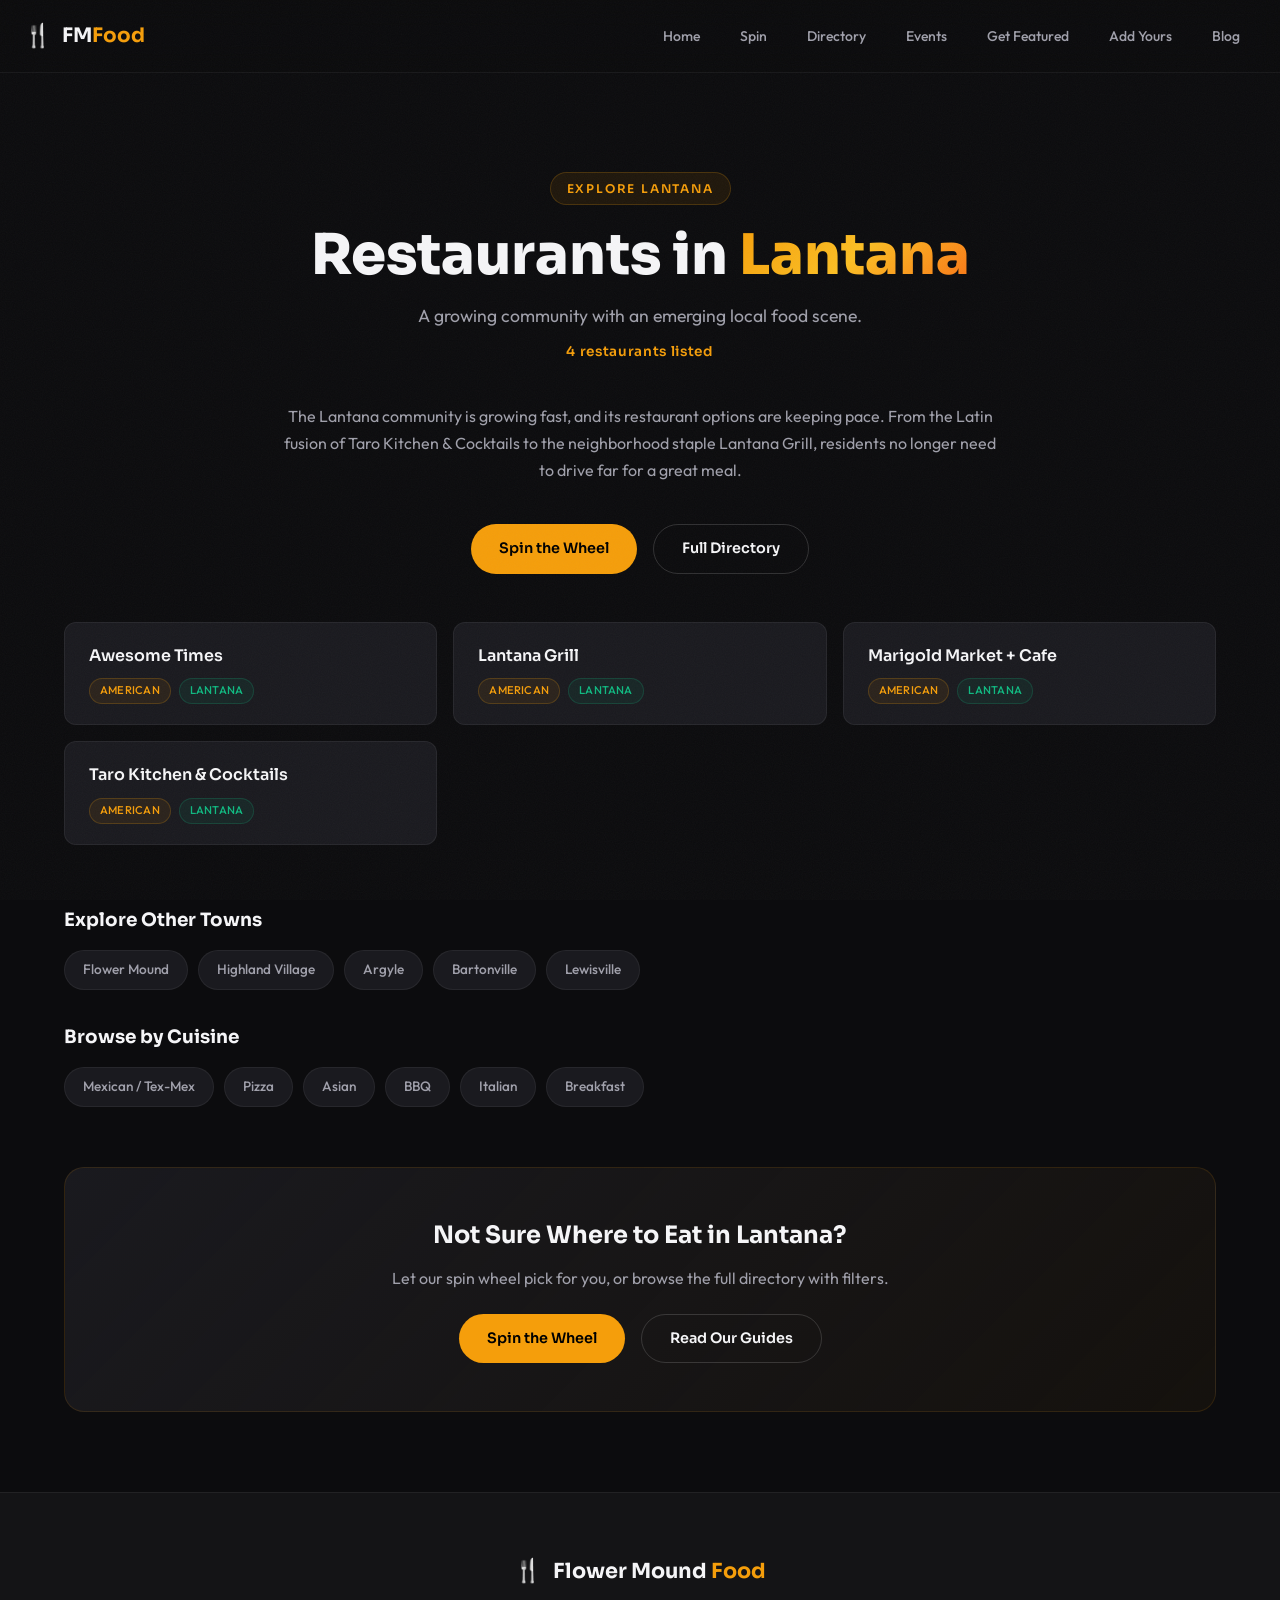
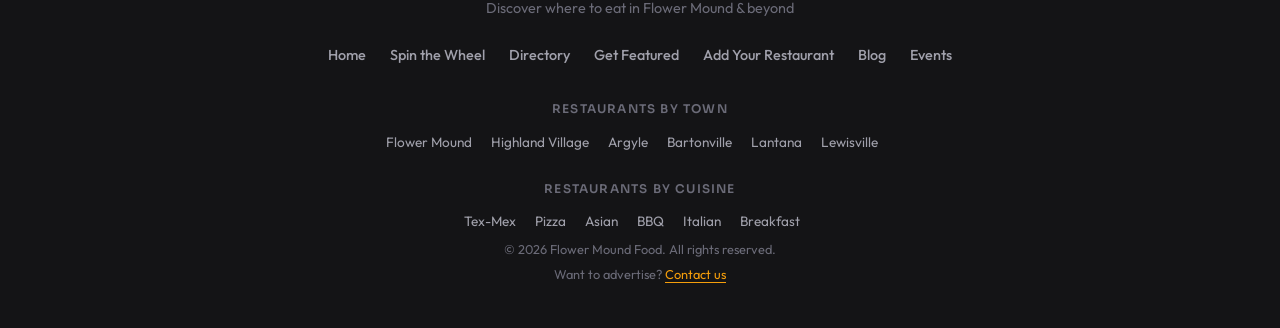
<file: lantana.html>
<!DOCTYPE html>
<html lang="en">
<head>
  <meta charset="UTF-8">
  <meta name="viewport" content="width=device-width, initial-scale=1.0">
  <!-- Google Analytics -->
  <script async src="https://www.googletagmanager.com/gtag/js?id=G-6RMHL6KV5H"></script>
  <script>
    window.dataLayer = window.dataLayer || [];
    function gtag(){dataLayer.push(arguments);}
    gtag('js', new Date());
    gtag('config', 'G-6RMHL6KV5H');
  </script>
  <title>Restaurants in Lantana TX — 4+ Local Spots | Flower Mound Food</title>
  <meta name="description" content="Explore 4+ restaurants in Lantana, TX. Browse by cuisine, find your next meal, or spin the wheel. Your complete local dining guide.">
  <link rel="canonical" href="https://flowermoundfood.com/lantana.html">
  <meta property="og:title" content="Restaurants in Lantana TX — 4+ Local Spots | Flower Mound Food">
  <meta property="og:description" content="Explore 4+ restaurants in Lantana, TX. Browse by cuisine, find your next meal, or spin the wheel. Your complete local dining guide.">
  <meta property="og:type" content="website">
  <meta property="og:url" content="https://flowermoundfood.com/lantana.html">
  <meta property="og:site_name" content="Flower Mound Food">
  <link rel="preconnect" href="https://fonts.googleapis.com">
  <link rel="preconnect" href="https://fonts.gstatic.com" crossorigin>
  <link href="https://fonts.googleapis.com/css2?family=Outfit:wght@300;400;500;600;700;800;900&family=Sora:wght@300;400;500;600;700;800&display=swap" rel="stylesheet">
  <link rel="stylesheet" href="./style.css">
  <link rel="stylesheet" href="./landing-style.css">
</head>
<body>

  <div class="noise-overlay"></div>
  <nav id="navbar" class="scrolled">
    <div class="nav-inner">
      <a href="./index.html" class="nav-brand">
        <span class="brand-icon">&#127860;</span>
        <span class="brand-text">FM<span class="brand-accent">Food</span></span>
      </a>
      <button class="nav-toggle" id="navToggle" aria-label="Toggle menu">
        <span></span><span></span><span></span>
      </button>
      <div class="nav-links" id="navLinks">
        <a href="./index.html" class="nav-link">Home</a>
        <a href="./index.html#wheel" class="nav-link">Spin</a>
        <a href="./index.html#directory" class="nav-link">Directory</a>
        <a href="./events.html" class="nav-link">Events</a>
        <a href="./index.html#pricing" class="nav-link">Get Featured</a>
        <a href="./index.html#submit" class="nav-link">Add Yours</a>
        <a href="./blog.html" class="nav-link">Blog</a>
      </div>
    </div>
  </nav>

  <main class="landing-main">
    <div class="container">
      <div class="landing-hero">
        <span class="section-tag">Explore Lantana</span>
        <h1 class="landing-title">Restaurants in <span class="text-gradient">Lantana</span></h1>
        <p class="landing-subtitle">A growing community with an emerging local food scene.</p>
        <p class="landing-count">4 restaurants listed</p>
      </div>

      <div class="landing-intro">
        <p>The Lantana community is growing fast, and its restaurant options are keeping pace. From the Latin fusion of Taro Kitchen & Cocktails to the neighborhood staple Lantana Grill, residents no longer need to drive far for a great meal.</p>
      </div>

      <div class="landing-ctas">
        <a href="./index.html#wheel" class="btn btn-primary">Spin the Wheel</a>
        <a href="./index.html#directory" class="btn btn-outline">Full Directory</a>
      </div>

      <div class="landing-grid">
        <div class="landing-card">
          <div class="card-name">Awesome Times</div>
          <div class="card-badges">
            <span class="badge badge-category">American</span>
            <span class="badge badge-town">Lantana</span>
          </div>
        </div>
        <div class="landing-card">
          <div class="card-name">Lantana Grill</div>
          <div class="card-badges">
            <span class="badge badge-category">American</span>
            <span class="badge badge-town">Lantana</span>
          </div>
        </div>
        <div class="landing-card">
          <div class="card-name">Marigold Market + Cafe</div>
          <div class="card-badges">
            <span class="badge badge-category">American</span>
            <span class="badge badge-town">Lantana</span>
          </div>
        </div>
        <div class="landing-card">
          <div class="card-name">Taro Kitchen & Cocktails</div>
          <div class="card-badges">
            <span class="badge badge-category">American</span>
            <span class="badge badge-town">Lantana</span>
          </div>
        </div>
      </div>

      <div class="cross-links">
        <h2>Explore Other Towns</h2>
        <div class="cross-link-row"><a href="./flower-mound.html" class="cross-link-pill">Flower Mound</a> <a href="./highland-village.html" class="cross-link-pill">Highland Village</a> <a href="./argyle.html" class="cross-link-pill">Argyle</a> <a href="./bartonville.html" class="cross-link-pill">Bartonville</a> <a href="./lewisville.html" class="cross-link-pill">Lewisville</a></div>
        <h2>Browse by Cuisine</h2>
        <div class="cross-link-row"><a href="./best-mexican.html" class="cross-link-pill">Mexican / Tex-Mex</a> <a href="./best-pizza.html" class="cross-link-pill">Pizza</a> <a href="./best-asian.html" class="cross-link-pill">Asian</a> <a href="./best-bbq.html" class="cross-link-pill">BBQ</a> <a href="./best-italian.html" class="cross-link-pill">Italian</a> <a href="./best-breakfast.html" class="cross-link-pill">Breakfast</a></div>
      </div>

      <div class="landing-cta-box">
        <h2>Not Sure Where to Eat in Lantana?</h2>
        <p>Let our spin wheel pick for you, or browse the full directory with filters.</p>
        <div class="landing-cta-buttons">
          <a href="./index.html#wheel" class="btn btn-primary">Spin the Wheel</a>
          <a href="./blog.html" class="btn btn-outline">Read Our Guides</a>
        </div>
      </div>
    </div>
  </main>


  <footer class="footer">
    <div class="container">
      <div class="footer-inner">
        <div class="footer-brand">
          <span class="brand-icon">&#127860;</span>
          <span class="brand-text">Flower Mound <span class="brand-accent">Food</span></span>
          <p class="footer-tagline">Discover where to eat in Flower Mound &amp; beyond</p>
        </div>
        <div class="footer-links">
          <a href="./index.html">Home</a>
          <a href="./index.html#wheel">Spin the Wheel</a>
          <a href="./index.html#directory">Directory</a>
          <a href="./index.html#pricing">Get Featured</a>
          <a href="./index.html#submit">Add Your Restaurant</a>
          <a href="./blog.html">Blog</a>
          <a href="./events.html">Events</a>
        </div>
        <div class="footer-towns">
          <p class="footer-section-label">Restaurants by Town</p>
          <a href="./flower-mound.html">Flower Mound</a>
          <a href="./highland-village.html">Highland Village</a>
          <a href="./argyle.html">Argyle</a>
          <a href="./bartonville.html">Bartonville</a>
          <a href="./lantana.html">Lantana</a>
          <a href="./lewisville.html">Lewisville</a>
        </div>
        <div class="footer-cuisines">
          <p class="footer-section-label">Restaurants by Cuisine</p>
          <a href="./best-mexican.html">Tex-Mex</a>
          <a href="./best-pizza.html">Pizza</a>
          <a href="./best-asian.html">Asian</a>
          <a href="./best-bbq.html">BBQ</a>
          <a href="./best-italian.html">Italian</a>
          <a href="./best-breakfast.html">Breakfast</a>
        </div>
        <div class="footer-bottom">
          <p>&copy; 2026 Flower Mound Food. All rights reserved.</p>
          <p>Want to advertise? <a href="mailto:flowermoundfood@gmail.com?subject=Advertising%20Inquiry%20-%20Flower%20Mound%20Food">Contact us</a></p>
        </div>
      </div>
    </div>
  </footer>

  <script>
    const toggle = document.getElementById('navToggle');
    const links = document.getElementById('navLinks');
    if (toggle && links) {
      toggle.addEventListener('click', () => {
        toggle.classList.toggle('open');
        links.classList.toggle('open');
      });
      document.querySelectorAll('.nav-link').forEach(l => {
        l.addEventListener('click', () => {
          toggle.classList.remove('open');
          links.classList.remove('open');
        });
      });
    }
  </script>
  <script type="application/ld+json">
{
  "@context": "https://schema.org",
  "@type": "ItemList",
  "name": "Restaurants in Lantana, TX",
  "description": "Complete list of 4 restaurants in Lantana, Texas",
  "numberOfItems": 4,
  "itemListElement": [
    {
      "@type": "ListItem",
      "position": 1,
      "name": "Awesome Times"
    },
    {
      "@type": "ListItem",
      "position": 2,
      "name": "Lantana Grill"
    },
    {
      "@type": "ListItem",
      "position": 3,
      "name": "Marigold Market + Cafe"
    },
    {
      "@type": "ListItem",
      "position": 4,
      "name": "Taro Kitchen & Cocktails"
    }
  ]
}
  </script>
</body>
</html>
</file>
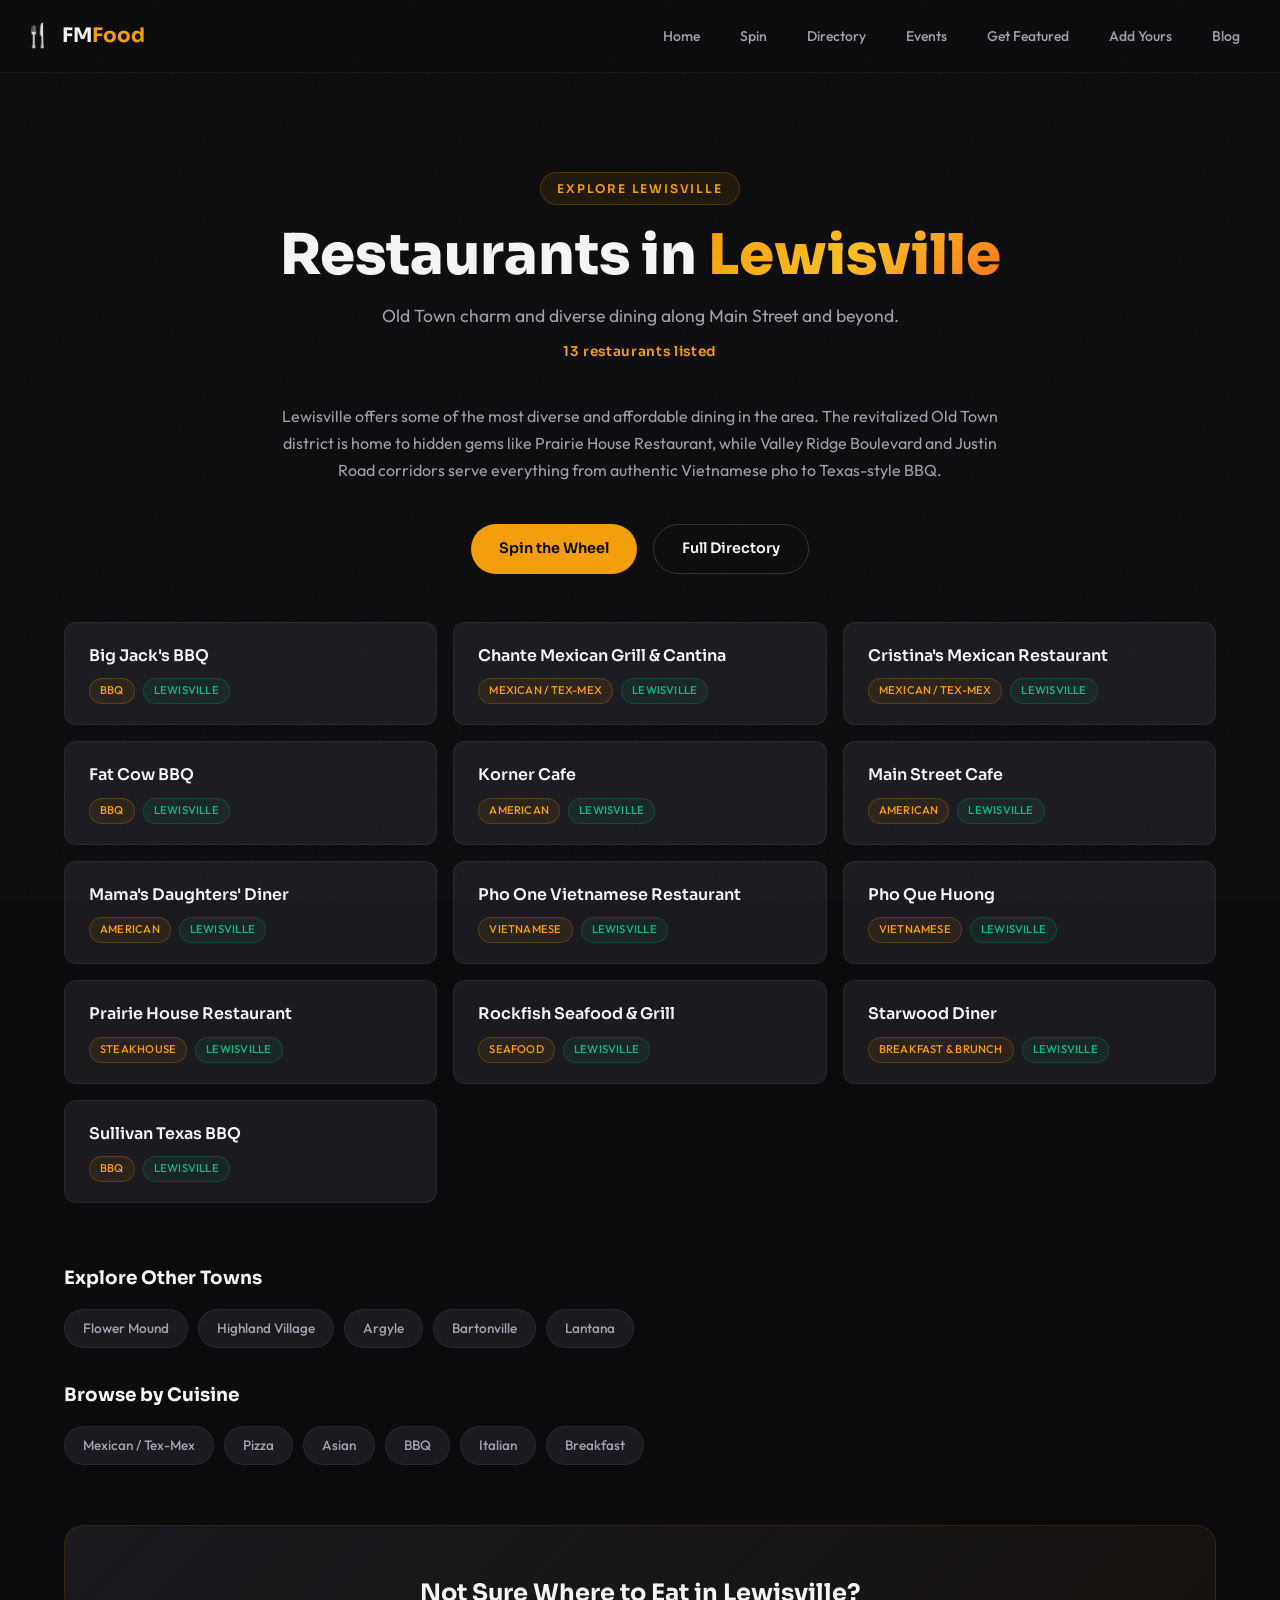
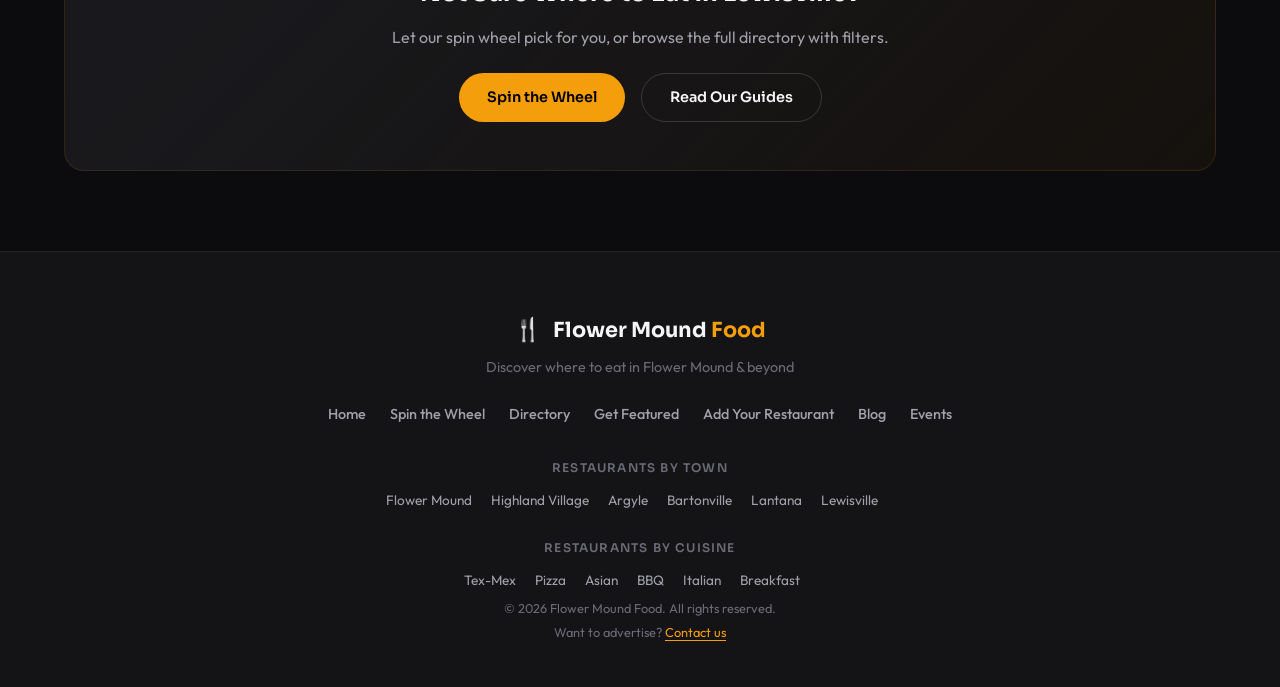
<file: lewisville.html>
<!DOCTYPE html>
<html lang="en">
<head>
  <meta charset="UTF-8">
  <meta name="viewport" content="width=device-width, initial-scale=1.0">
  <!-- Google Analytics -->
  <script async src="https://www.googletagmanager.com/gtag/js?id=G-6RMHL6KV5H"></script>
  <script>
    window.dataLayer = window.dataLayer || [];
    function gtag(){dataLayer.push(arguments);}
    gtag('js', new Date());
    gtag('config', 'G-6RMHL6KV5H');
  </script>
  <title>Restaurants in Lewisville TX — 13+ Local Spots | Flower Mound Food</title>
  <meta name="description" content="Explore 13+ restaurants in Lewisville, TX. Browse by cuisine, find your next meal, or spin the wheel. Your complete local dining guide.">
  <link rel="canonical" href="https://flowermoundfood.com/lewisville.html">
  <meta property="og:title" content="Restaurants in Lewisville TX — 13+ Local Spots | Flower Mound Food">
  <meta property="og:description" content="Explore 13+ restaurants in Lewisville, TX. Browse by cuisine, find your next meal, or spin the wheel. Your complete local dining guide.">
  <meta property="og:type" content="website">
  <meta property="og:url" content="https://flowermoundfood.com/lewisville.html">
  <meta property="og:site_name" content="Flower Mound Food">
  <link rel="preconnect" href="https://fonts.googleapis.com">
  <link rel="preconnect" href="https://fonts.gstatic.com" crossorigin>
  <link href="https://fonts.googleapis.com/css2?family=Outfit:wght@300;400;500;600;700;800;900&family=Sora:wght@300;400;500;600;700;800&display=swap" rel="stylesheet">
  <link rel="stylesheet" href="./style.css">
  <link rel="stylesheet" href="./landing-style.css">
</head>
<body>

  <div class="noise-overlay"></div>
  <nav id="navbar" class="scrolled">
    <div class="nav-inner">
      <a href="./index.html" class="nav-brand">
        <span class="brand-icon">&#127860;</span>
        <span class="brand-text">FM<span class="brand-accent">Food</span></span>
      </a>
      <button class="nav-toggle" id="navToggle" aria-label="Toggle menu">
        <span></span><span></span><span></span>
      </button>
      <div class="nav-links" id="navLinks">
        <a href="./index.html" class="nav-link">Home</a>
        <a href="./index.html#wheel" class="nav-link">Spin</a>
        <a href="./index.html#directory" class="nav-link">Directory</a>
        <a href="./events.html" class="nav-link">Events</a>
        <a href="./index.html#pricing" class="nav-link">Get Featured</a>
        <a href="./index.html#submit" class="nav-link">Add Yours</a>
        <a href="./blog.html" class="nav-link">Blog</a>
      </div>
    </div>
  </nav>

  <main class="landing-main">
    <div class="container">
      <div class="landing-hero">
        <span class="section-tag">Explore Lewisville</span>
        <h1 class="landing-title">Restaurants in <span class="text-gradient">Lewisville</span></h1>
        <p class="landing-subtitle">Old Town charm and diverse dining along Main Street and beyond.</p>
        <p class="landing-count">13 restaurants listed</p>
      </div>

      <div class="landing-intro">
        <p>Lewisville offers some of the most diverse and affordable dining in the area. The revitalized Old Town district is home to hidden gems like Prairie House Restaurant, while Valley Ridge Boulevard and Justin Road corridors serve everything from authentic Vietnamese pho to Texas-style BBQ.</p>
      </div>

      <div class="landing-ctas">
        <a href="./index.html#wheel" class="btn btn-primary">Spin the Wheel</a>
        <a href="./index.html#directory" class="btn btn-outline">Full Directory</a>
      </div>

      <div class="landing-grid">
        <div class="landing-card">
          <div class="card-name">Big Jack's BBQ</div>
          <div class="card-badges">
            <span class="badge badge-category">BBQ</span>
            <span class="badge badge-town">Lewisville</span>
          </div>
        </div>
        <div class="landing-card">
          <div class="card-name">Chante Mexican Grill & Cantina</div>
          <div class="card-badges">
            <span class="badge badge-category">Mexican / Tex-Mex</span>
            <span class="badge badge-town">Lewisville</span>
          </div>
        </div>
        <div class="landing-card">
          <div class="card-name">Cristina's Mexican Restaurant</div>
          <div class="card-badges">
            <span class="badge badge-category">Mexican / Tex-Mex</span>
            <span class="badge badge-town">Lewisville</span>
          </div>
        </div>
        <div class="landing-card">
          <div class="card-name">Fat Cow BBQ</div>
          <div class="card-badges">
            <span class="badge badge-category">BBQ</span>
            <span class="badge badge-town">Lewisville</span>
          </div>
        </div>
        <div class="landing-card">
          <div class="card-name">Korner Cafe</div>
          <div class="card-badges">
            <span class="badge badge-category">American</span>
            <span class="badge badge-town">Lewisville</span>
          </div>
        </div>
        <div class="landing-card">
          <div class="card-name">Main Street Cafe</div>
          <div class="card-badges">
            <span class="badge badge-category">American</span>
            <span class="badge badge-town">Lewisville</span>
          </div>
        </div>
        <div class="landing-card">
          <div class="card-name">Mama's Daughters' Diner</div>
          <div class="card-badges">
            <span class="badge badge-category">American</span>
            <span class="badge badge-town">Lewisville</span>
          </div>
        </div>
        <div class="landing-card">
          <div class="card-name">Pho One Vietnamese Restaurant</div>
          <div class="card-badges">
            <span class="badge badge-category">Vietnamese</span>
            <span class="badge badge-town">Lewisville</span>
          </div>
        </div>
        <div class="landing-card">
          <div class="card-name">Pho Que Huong</div>
          <div class="card-badges">
            <span class="badge badge-category">Vietnamese</span>
            <span class="badge badge-town">Lewisville</span>
          </div>
        </div>
        <div class="landing-card">
          <div class="card-name">Prairie House Restaurant</div>
          <div class="card-badges">
            <span class="badge badge-category">Steakhouse</span>
            <span class="badge badge-town">Lewisville</span>
          </div>
        </div>
        <div class="landing-card">
          <div class="card-name">Rockfish Seafood & Grill</div>
          <div class="card-badges">
            <span class="badge badge-category">Seafood</span>
            <span class="badge badge-town">Lewisville</span>
          </div>
        </div>
        <div class="landing-card">
          <div class="card-name">Starwood Diner</div>
          <div class="card-badges">
            <span class="badge badge-category">Breakfast & Brunch</span>
            <span class="badge badge-town">Lewisville</span>
          </div>
        </div>
        <div class="landing-card">
          <div class="card-name">Sullivan Texas BBQ</div>
          <div class="card-badges">
            <span class="badge badge-category">BBQ</span>
            <span class="badge badge-town">Lewisville</span>
          </div>
        </div>
      </div>

      <div class="cross-links">
        <h2>Explore Other Towns</h2>
        <div class="cross-link-row"><a href="./flower-mound.html" class="cross-link-pill">Flower Mound</a> <a href="./highland-village.html" class="cross-link-pill">Highland Village</a> <a href="./argyle.html" class="cross-link-pill">Argyle</a> <a href="./bartonville.html" class="cross-link-pill">Bartonville</a> <a href="./lantana.html" class="cross-link-pill">Lantana</a></div>
        <h2>Browse by Cuisine</h2>
        <div class="cross-link-row"><a href="./best-mexican.html" class="cross-link-pill">Mexican / Tex-Mex</a> <a href="./best-pizza.html" class="cross-link-pill">Pizza</a> <a href="./best-asian.html" class="cross-link-pill">Asian</a> <a href="./best-bbq.html" class="cross-link-pill">BBQ</a> <a href="./best-italian.html" class="cross-link-pill">Italian</a> <a href="./best-breakfast.html" class="cross-link-pill">Breakfast</a></div>
      </div>

      <div class="landing-cta-box">
        <h2>Not Sure Where to Eat in Lewisville?</h2>
        <p>Let our spin wheel pick for you, or browse the full directory with filters.</p>
        <div class="landing-cta-buttons">
          <a href="./index.html#wheel" class="btn btn-primary">Spin the Wheel</a>
          <a href="./blog.html" class="btn btn-outline">Read Our Guides</a>
        </div>
      </div>
    </div>
  </main>


  <footer class="footer">
    <div class="container">
      <div class="footer-inner">
        <div class="footer-brand">
          <span class="brand-icon">&#127860;</span>
          <span class="brand-text">Flower Mound <span class="brand-accent">Food</span></span>
          <p class="footer-tagline">Discover where to eat in Flower Mound &amp; beyond</p>
        </div>
        <div class="footer-links">
          <a href="./index.html">Home</a>
          <a href="./index.html#wheel">Spin the Wheel</a>
          <a href="./index.html#directory">Directory</a>
          <a href="./index.html#pricing">Get Featured</a>
          <a href="./index.html#submit">Add Your Restaurant</a>
          <a href="./blog.html">Blog</a>
          <a href="./events.html">Events</a>
        </div>
        <div class="footer-towns">
          <p class="footer-section-label">Restaurants by Town</p>
          <a href="./flower-mound.html">Flower Mound</a>
          <a href="./highland-village.html">Highland Village</a>
          <a href="./argyle.html">Argyle</a>
          <a href="./bartonville.html">Bartonville</a>
          <a href="./lantana.html">Lantana</a>
          <a href="./lewisville.html">Lewisville</a>
        </div>
        <div class="footer-cuisines">
          <p class="footer-section-label">Restaurants by Cuisine</p>
          <a href="./best-mexican.html">Tex-Mex</a>
          <a href="./best-pizza.html">Pizza</a>
          <a href="./best-asian.html">Asian</a>
          <a href="./best-bbq.html">BBQ</a>
          <a href="./best-italian.html">Italian</a>
          <a href="./best-breakfast.html">Breakfast</a>
        </div>
        <div class="footer-bottom">
          <p>&copy; 2026 Flower Mound Food. All rights reserved.</p>
          <p>Want to advertise? <a href="mailto:flowermoundfood@gmail.com?subject=Advertising%20Inquiry%20-%20Flower%20Mound%20Food">Contact us</a></p>
        </div>
      </div>
    </div>
  </footer>

  <script>
    const toggle = document.getElementById('navToggle');
    const links = document.getElementById('navLinks');
    if (toggle && links) {
      toggle.addEventListener('click', () => {
        toggle.classList.toggle('open');
        links.classList.toggle('open');
      });
      document.querySelectorAll('.nav-link').forEach(l => {
        l.addEventListener('click', () => {
          toggle.classList.remove('open');
          links.classList.remove('open');
        });
      });
    }
  </script>
  <script type="application/ld+json">
{
  "@context": "https://schema.org",
  "@type": "ItemList",
  "name": "Restaurants in Lewisville, TX",
  "description": "Complete list of 13 restaurants in Lewisville, Texas",
  "numberOfItems": 13,
  "itemListElement": [
    {
      "@type": "ListItem",
      "position": 1,
      "name": "Big Jack's BBQ"
    },
    {
      "@type": "ListItem",
      "position": 2,
      "name": "Chante Mexican Grill & Cantina"
    },
    {
      "@type": "ListItem",
      "position": 3,
      "name": "Cristina's Mexican Restaurant"
    },
    {
      "@type": "ListItem",
      "position": 4,
      "name": "Fat Cow BBQ"
    },
    {
      "@type": "ListItem",
      "position": 5,
      "name": "Korner Cafe"
    },
    {
      "@type": "ListItem",
      "position": 6,
      "name": "Main Street Cafe"
    },
    {
      "@type": "ListItem",
      "position": 7,
      "name": "Mama's Daughters' Diner"
    },
    {
      "@type": "ListItem",
      "position": 8,
      "name": "Pho One Vietnamese Restaurant"
    },
    {
      "@type": "ListItem",
      "position": 9,
      "name": "Pho Que Huong"
    },
    {
      "@type": "ListItem",
      "position": 10,
      "name": "Prairie House Restaurant"
    },
    {
      "@type": "ListItem",
      "position": 11,
      "name": "Rockfish Seafood & Grill"
    },
    {
      "@type": "ListItem",
      "position": 12,
      "name": "Starwood Diner"
    },
    {
      "@type": "ListItem",
      "position": 13,
      "name": "Sullivan Texas BBQ"
    }
  ]
}
  </script>
</body>
</html>
</file>
<file: style.css>
/* ============================================
   FLOWER MOUND FOOD — STYLE.CSS
   Dark & Modern Premium Local Food Platform
   ============================================ */

/* --- VARIABLES --- */
:root {
  --bg-primary: #0C0C0E;
  --bg-secondary: #141416;
  --bg-card: #1A1A1F;
  --bg-card-hover: #222228;
  --bg-glass: rgba(26, 26, 31, 0.7);
  --bg-glass-border: rgba(255, 255, 255, 0.06);

  --text-primary: #F5F5F7;
  --text-secondary: #A0A0AB;
  --text-muted: #6B6B78;

  --accent: #F59E0B;
  --accent-hover: #D97706;
  --accent-glow: rgba(245, 158, 11, 0.15);
  --accent-soft: rgba(245, 158, 11, 0.08);

  --cta: #10B981;
  --cta-hover: #059669;
  --cta-glow: rgba(16, 185, 129, 0.15);

  --premium: #8B5CF6;
  --premium-glow: rgba(139, 92, 246, 0.15);

  --radius-sm: 8px;
  --radius-md: 12px;
  --radius-lg: 20px;
  --radius-xl: 28px;
  --radius-full: 9999px;

  --shadow-sm: 0 2px 8px rgba(0,0,0,0.3);
  --shadow-md: 0 8px 32px rgba(0,0,0,0.4);
  --shadow-lg: 0 16px 64px rgba(0,0,0,0.5);

  --font-display: 'Sora', sans-serif;
  --font-body: 'Outfit', sans-serif;

  --nav-height: 72px;
  --container-max: 1200px;
  --container-wide: 1400px;
}

/* --- RESET & BASE --- */
*, *::before, *::after { box-sizing: border-box; margin: 0; padding: 0; }
html {
  scroll-behavior: smooth;
  scroll-padding-top: var(--nav-height);
  -webkit-font-smoothing: antialiased;
  -moz-osx-font-smoothing: grayscale;
}
body {
  font-family: var(--font-body);
  font-weight: 400;
  color: var(--text-primary);
  background: var(--bg-primary);
  line-height: 1.6;
  overflow-x: hidden;
}
a { color: inherit; text-decoration: none; }
img { max-width: 100%; display: block; }
button, select, input, textarea {
  font-family: inherit;
  font-size: inherit;
  border: none;
  outline: none;
  background: none;
  color: inherit;
}
::selection { background: var(--accent); color: var(--bg-primary); }

/* --- NOISE OVERLAY --- */
.noise-overlay {
  position: fixed;
  inset: 0;
  z-index: 9999;
  pointer-events: none;
  opacity: 0.035;
  background-image: url("data:image/svg+xml,%3Csvg viewBox='0 0 256 256' xmlns='http://www.w3.org/2000/svg'%3E%3Cfilter id='noise'%3E%3CfeTurbulence type='fractalNoise' baseFrequency='0.9' numOctaves='4' stitchTiles='stitch'/%3E%3C/filter%3E%3Crect width='100%25' height='100%25' filter='url(%23noise)'/%3E%3C/svg%3E");
  background-repeat: repeat;
  background-size: 256px 256px;
}

/* --- CONTAINER --- */
.container {
  max-width: var(--container-max);
  margin: 0 auto;
  padding: 0 24px;
}

/* --- REVEAL ANIMATIONS --- */
.reveal {
  opacity: 0;
  transform: translateY(30px);
  transition: opacity 0.7s cubic-bezier(0.16, 1, 0.3, 1), transform 0.7s cubic-bezier(0.16, 1, 0.3, 1);
}
.reveal.visible {
  opacity: 1;
  transform: translateY(0);
}
.reveal-delay-1 { transition-delay: 0.12s; }
.reveal-delay-2 { transition-delay: 0.24s; }
.reveal-delay-3 { transition-delay: 0.36s; }

/* Hero reveals should be visible immediately as fallback */
.hero-section .reveal {
  animation: heroReveal 0.8s cubic-bezier(0.16, 1, 0.3, 1) forwards;
}
.hero-section .reveal-delay-1 { animation-delay: 0.12s; }
.hero-section .reveal-delay-2 { animation-delay: 0.24s; }
.hero-section .reveal-delay-3 { animation-delay: 0.36s; }

@keyframes heroReveal {
  from { opacity: 0; transform: translateY(30px); }
  to { opacity: 1; transform: translateY(0); }
}

/* --- NAVIGATION --- */
#navbar {
  position: fixed;
  top: 0;
  left: 0;
  right: 0;
  height: var(--nav-height);
  z-index: 1000;
  transition: background 0.3s, box-shadow 0.3s, backdrop-filter 0.3s;
}
#navbar.scrolled {
  background: rgba(12, 12, 14, 0.85);
  backdrop-filter: blur(20px) saturate(1.3);
  -webkit-backdrop-filter: blur(20px) saturate(1.3);
  box-shadow: 0 1px 0 rgba(255,255,255,0.05);
}
.nav-inner {
  max-width: var(--container-wide);
  margin: 0 auto;
  padding: 0 24px;
  height: 100%;
  display: flex;
  align-items: center;
  justify-content: space-between;
}
.nav-brand {
  display: flex;
  align-items: center;
  gap: 10px;
  font-family: var(--font-display);
  font-weight: 700;
  font-size: 1.25rem;
  z-index: 1001;
}
.brand-icon { font-size: 1.4rem; }
.brand-accent { color: var(--accent); }
.nav-links {
  display: flex;
  align-items: center;
  gap: 8px;
}
.nav-link {
  padding: 8px 16px;
  font-size: 0.875rem;
  font-weight: 500;
  color: var(--text-secondary);
  border-radius: var(--radius-full);
  transition: color 0.2s, background 0.2s;
}
.nav-link:hover,
.nav-link.active {
  color: var(--text-primary);
  background: rgba(255,255,255,0.06);
}
.nav-link.active { color: var(--accent); }
.nav-email-btn {
  background: var(--accent);
  color: #0C0C0E !important;
  font-weight: 700;
  padding: 8px 18px;
  border-radius: var(--radius-full);
}
.nav-email-btn:hover {
  background: var(--accent-hover);
  color: #0C0C0E !important;
}

/* Mobile Toggle */
.nav-toggle {
  display: none;
  flex-direction: column;
  gap: 5px;
  cursor: pointer;
  z-index: 1001;
  padding: 8px;
}
.nav-toggle span {
  width: 22px;
  height: 2px;
  background: var(--text-primary);
  border-radius: 2px;
  transition: transform 0.3s, opacity 0.3s;
}
.nav-toggle.open span:nth-child(1) { transform: rotate(45deg) translate(5px, 5px); }
.nav-toggle.open span:nth-child(2) { opacity: 0; }
.nav-toggle.open span:nth-child(3) { transform: rotate(-45deg) translate(5px, -5px); }

/* --- BUTTONS --- */
.btn {
  display: inline-flex;
  align-items: center;
  justify-content: center;
  gap: 8px;
  padding: 12px 28px;
  font-family: var(--font-display);
  font-weight: 600;
  font-size: 0.9rem;
  border-radius: var(--radius-full);
  cursor: pointer;
  transition: all 0.25s cubic-bezier(0.16, 1, 0.3, 1);
  white-space: nowrap;
}
.btn-primary {
  background: var(--accent);
  color: var(--bg-primary);
}
.btn-primary:hover {
  background: var(--accent-hover);
  transform: translateY(-2px);
  box-shadow: 0 8px 30px var(--accent-glow);
}
.btn-outline {
  background: transparent;
  color: var(--text-primary);
  border: 1.5px solid rgba(255,255,255,0.15);
}
.btn-outline:hover {
  border-color: rgba(255,255,255,0.3);
  background: rgba(255,255,255,0.04);
  transform: translateY(-2px);
}
.btn-lg {
  padding: 16px 36px;
  font-size: 1rem;
}
.btn-block { width: 100%; }

/* --- SECTION COMMON --- */
.section {
  padding: 120px 0;
  position: relative;
}
.section-header {
  text-align: center;
  margin-bottom: 60px;
}
.section-tag {
  display: inline-block;
  padding: 6px 16px;
  font-family: var(--font-display);
  font-size: 0.75rem;
  font-weight: 600;
  letter-spacing: 0.08em;
  text-transform: uppercase;
  color: var(--accent);
  background: var(--accent-soft);
  border: 1px solid rgba(245, 158, 11, 0.15);
  border-radius: var(--radius-full);
  margin-bottom: 20px;
}
.section-title {
  font-family: var(--font-display);
  font-size: clamp(2rem, 5vw, 3.2rem);
  font-weight: 800;
  line-height: 1.15;
  margin-bottom: 16px;
}
.section-subtitle {
  color: var(--text-secondary);
  font-size: 1.1rem;
  max-width: 560px;
  margin: 0 auto;
}
.text-gradient {
  background: linear-gradient(135deg, var(--accent) 0%, #FBBF24 50%, #F97316 100%);
  -webkit-background-clip: text;
  -webkit-text-fill-color: transparent;
  background-clip: text;
}

/* --- BADGE --- */
.badge {
  display: inline-block;
  padding: 4px 12px;
  font-size: 0.7rem;
  font-weight: 600;
  font-family: var(--font-display);
  letter-spacing: 0.03em;
  border-radius: var(--radius-full);
  text-transform: uppercase;
}
.badge-category {
  background: var(--accent-soft);
  color: var(--accent);
  border: 1px solid rgba(245, 158, 11, 0.2);
}
.badge-town {
  background: rgba(16, 185, 129, 0.08);
  color: var(--cta);
  border: 1px solid rgba(16, 185, 129, 0.15);
}

/* ============================================
   HERO SECTION
   ============================================ */
.hero-section {
  min-height: 100vh;
  display: flex;
  align-items: center;
  padding-top: var(--nav-height);
  position: relative;
  overflow: hidden;
}
.hero-bg {
  position: absolute;
  inset: 0;
  overflow: hidden;
}
.hero-gradient-orb {
  position: absolute;
  border-radius: 50%;
  filter: blur(120px);
  opacity: 0.4;
}
.orb-1 {
  width: 600px; height: 600px;
  background: radial-gradient(circle, var(--accent) 0%, transparent 70%);
  top: -200px; right: -100px;
  animation: orbFloat1 20s ease-in-out infinite;
}
.orb-2 {
  width: 500px; height: 500px;
  background: radial-gradient(circle, #F97316 0%, transparent 70%);
  bottom: -200px; left: -150px;
  animation: orbFloat2 25s ease-in-out infinite;
}
.orb-3 {
  width: 350px; height: 350px;
  background: radial-gradient(circle, var(--cta) 0%, transparent 70%);
  top: 50%; left: 50%;
  transform: translate(-50%, -50%);
  animation: orbFloat3 18s ease-in-out infinite;
  opacity: 0.2;
}
@keyframes orbFloat1 {
  0%, 100% { transform: translate(0, 0); }
  33% { transform: translate(-60px, 40px); }
  66% { transform: translate(30px, -50px); }
}
@keyframes orbFloat2 {
  0%, 100% { transform: translate(0, 0); }
  33% { transform: translate(50px, -30px); }
  66% { transform: translate(-40px, 50px); }
}
@keyframes orbFloat3 {
  0%, 100% { transform: translate(-50%, -50%) scale(1); }
  50% { transform: translate(-50%, -50%) scale(1.3); }
}

.hero-content {
  text-align: center;
  position: relative;
  z-index: 1;
}
.hero-badge {
  display: inline-block;
  padding: 8px 20px;
  font-family: var(--font-display);
  font-size: 0.8rem;
  font-weight: 600;
  letter-spacing: 0.06em;
  color: var(--accent);
  background: var(--accent-soft);
  border: 1px solid rgba(245, 158, 11, 0.15);
  border-radius: var(--radius-full);
  margin-bottom: 28px;
}
.hero-title {
  font-family: var(--font-display);
  font-size: clamp(3rem, 10vw, 7rem);
  font-weight: 900;
  line-height: 0.95;
  letter-spacing: -0.03em;
  margin-bottom: 24px;
}
.hero-subtitle {
  color: var(--text-secondary);
  font-size: clamp(1rem, 2.5vw, 1.25rem);
  max-width: 640px;
  margin: 0 auto 40px;
  line-height: 1.7;
}
.hero-ctas {
  display: flex;
  gap: 16px;
  justify-content: center;
  flex-wrap: wrap;
}
.hero-scroll-hint {
  margin-top: 60px;
  display: flex;
  flex-direction: column;
  align-items: center;
  gap: 12px;
  color: var(--text-muted);
  font-size: 0.75rem;
  letter-spacing: 0.1em;
  text-transform: uppercase;
}
.scroll-line {
  width: 1px;
  height: 48px;
  background: linear-gradient(to bottom, var(--accent), transparent);
  animation: scrollPulse 2s ease-in-out infinite;
}
@keyframes scrollPulse {
  0%, 100% { opacity: 0.3; transform: scaleY(0.7); }
  50% { opacity: 1; transform: scaleY(1); }
}

/* ============================================
   SPIN WHEEL SECTION
   ============================================ */
.wheel-section {
  background: var(--bg-secondary);
}
.wheel-layout {
  display: flex;
  flex-direction: column;
  align-items: center;
  gap: 40px;
}
.wheel-filters {
  display: flex;
  align-items: flex-end;
  gap: 16px;
  flex-wrap: wrap;
  justify-content: center;
}
.filter-group {
  display: flex;
  flex-direction: column;
  gap: 6px;
}
.filter-label {
  font-family: var(--font-display);
  font-size: 0.7rem;
  font-weight: 600;
  letter-spacing: 0.08em;
  text-transform: uppercase;
  color: var(--text-muted);
}
.filter-select {
  padding: 12px 18px;
  background: var(--bg-card);
  border: 1px solid var(--bg-glass-border);
  border-radius: var(--radius-md);
  color: var(--text-primary);
  font-size: 0.9rem;
  cursor: pointer;
  min-width: 180px;
  transition: border-color 0.2s;
  appearance: none;
  -webkit-appearance: none;
  background-image: url("data:image/svg+xml,%3Csvg width='12' height='8' viewBox='0 0 12 8' fill='none' xmlns='http://www.w3.org/2000/svg'%3E%3Cpath d='M1 1.5L6 6.5L11 1.5' stroke='%23A0A0AB' stroke-width='1.5' stroke-linecap='round' stroke-linejoin='round'/%3E%3C/svg%3E");
  background-repeat: no-repeat;
  background-position: right 14px center;
  padding-right: 36px;
}
.filter-select:focus {
  border-color: var(--accent);
}
.filter-select option {
  background: var(--bg-card);
  color: var(--text-primary);
}

.spin-trigger-btn {
  padding: 16px 48px;
  font-size: 1.1rem;
  letter-spacing: 0.1em;
}

.wheel-stage {
  position: relative;
  display: flex;
  align-items: center;
  justify-content: center;
}
.wheel-container {
  position: relative;
  width: min(500px, 90vw);
  height: min(500px, 90vw);
}
#wheelCanvas {
  width: 100%;
  height: 100%;
  border-radius: 50%;
  box-shadow: 0 0 0 6px rgba(245, 158, 11, 0.15), 0 0 60px rgba(245, 158, 11, 0.08), var(--shadow-lg);
}
.wheel-pointer {
  position: absolute;
  top: -8px;
  left: 50%;
  transform: translateX(-50%);
  z-index: 10;
  width: 0;
  height: 0;
  border-left: 18px solid transparent;
  border-right: 18px solid transparent;
  border-top: 36px solid var(--accent);
  filter: drop-shadow(0 4px 12px rgba(245, 158, 11, 0.4));
}
.wheel-center-label {
  position: absolute;
  top: 50%;
  left: 50%;
  transform: translate(-50%, -50%);
  z-index: 5;
  font-family: var(--font-display);
  font-size: 0.8rem;
  font-weight: 800;
  color: var(--accent);
  text-align: center;
  letter-spacing: 0.06em;
  pointer-events: none;
  text-shadow: 0 2px 8px rgba(0,0,0,0.5);
}

/* --- WINNER MODAL --- */
.modal-overlay {
  position: fixed;
  inset: 0;
  z-index: 2000;
  background: rgba(0, 0, 0, 0.7);
  backdrop-filter: blur(12px);
  -webkit-backdrop-filter: blur(12px);
  display: flex;
  align-items: center;
  justify-content: center;
  opacity: 0;
  pointer-events: none;
  transition: opacity 0.35s;
  padding: 24px;
}
.modal-overlay.active {
  opacity: 1;
  pointer-events: auto;
}
.modal-card {
  background: var(--bg-card);
  border: 1px solid var(--bg-glass-border);
  border-radius: var(--radius-xl);
  padding: 48px 40px;
  text-align: center;
  max-width: 420px;
  width: 100%;
  position: relative;
  transform: scale(0.9) translateY(20px);
  transition: transform 0.4s cubic-bezier(0.16, 1, 0.3, 1);
}
.modal-overlay.active .modal-card {
  transform: scale(1) translateY(0);
}
.modal-close {
  position: absolute;
  top: 16px;
  right: 20px;
  font-size: 1.8rem;
  color: var(--text-muted);
  cursor: pointer;
  line-height: 1;
  transition: color 0.2s;
}
.modal-close:hover { color: var(--text-primary); }
.modal-tag {
  display: inline-block;
  padding: 6px 16px;
  font-family: var(--font-display);
  font-size: 0.7rem;
  font-weight: 600;
  letter-spacing: 0.1em;
  text-transform: uppercase;
  color: var(--accent);
  background: var(--accent-soft);
  border: 1px solid rgba(245, 158, 11, 0.15);
  border-radius: var(--radius-full);
  margin-bottom: 20px;
}
.modal-title {
  font-family: var(--font-display);
  font-size: 1.8rem;
  font-weight: 800;
  margin-bottom: 16px;
  line-height: 1.2;
}
.modal-badges {
  display: flex;
  gap: 8px;
  justify-content: center;
  flex-wrap: wrap;
  margin-bottom: 32px;
}
.modal-actions {
  display: flex;
  gap: 12px;
  justify-content: center;
}

/* ============================================
   DIRECTORY SECTION
   ============================================ */
.directory-section {
  background: var(--bg-primary);
}
.directory-controls {
  margin-bottom: 40px;
}
.search-box {
  position: relative;
  margin-bottom: 16px;
}
.search-icon {
  position: absolute;
  left: 18px;
  top: 50%;
  transform: translateY(-50%);
  color: var(--text-muted);
}
.search-input {
  width: 100%;
  padding: 16px 18px 16px 48px;
  background: var(--bg-card);
  border: 1px solid var(--bg-glass-border);
  border-radius: var(--radius-md);
  color: var(--text-primary);
  font-size: 1rem;
  transition: border-color 0.2s;
}
.search-input:focus {
  border-color: var(--accent);
}
.search-input::placeholder {
  color: var(--text-muted);
}
.filter-row {
  display: flex;
  gap: 12px;
  flex-wrap: wrap;
  margin-bottom: 12px;
}
.filter-row .filter-select {
  flex: 1;
  min-width: 150px;
}
.results-count {
  font-size: 0.85rem;
  color: var(--text-muted);
  font-weight: 500;
}
.directory-hint {
  font-size: 0.85rem;
  color: var(--text-muted);
  margin: 4px 0 0;
  font-weight: 400;
}

/* Directory Grid */
.directory-grid {
  display: grid;
  grid-template-columns: repeat(auto-fill, minmax(280px, 1fr));
  gap: 16px;
}
.restaurant-card {
  background: var(--bg-card);
  border: 1px solid var(--bg-glass-border);
  border-radius: var(--radius-lg);
  padding: 24px;
  transition: transform 0.25s cubic-bezier(0.16, 1, 0.3, 1), box-shadow 0.25s, border-color 0.25s;
  cursor: default;
}
.restaurant-card:hover {
  transform: translateY(-4px);
  box-shadow: var(--shadow-md);
  border-color: rgba(255,255,255,0.1);
}
.restaurant-card .card-name {
  font-family: var(--font-display);
  font-size: 1.05rem;
  font-weight: 700;
  margin-bottom: 12px;
  line-height: 1.3;
}
.restaurant-card .card-badges {
  display: flex;
  gap: 8px;
  flex-wrap: wrap;
}

/* ============================================
   PRICING SECTION
   ============================================ */
.pricing-section {
  background: var(--bg-secondary);
}
.pricing-grid {
  display: grid;
  grid-template-columns: repeat(3, 1fr);
  gap: 24px;
  max-width: 960px;
  margin: 0 auto;
}
.pricing-card {
  background: var(--bg-card);
  border: 1px solid var(--bg-glass-border);
  border-radius: var(--radius-xl);
  padding: 40px 32px;
  position: relative;
  transition: transform 0.3s, box-shadow 0.3s;
}
.pricing-card:hover {
  transform: translateY(-6px);
  box-shadow: var(--shadow-lg);
}
.pricing-card-featured {
  border-color: var(--accent);
  background: linear-gradient(180deg, rgba(245, 158, 11, 0.06) 0%, var(--bg-card) 40%);
  box-shadow: 0 0 40px var(--accent-glow);
  transform: scale(1.04);
}
.pricing-card-featured:hover {
  transform: scale(1.04) translateY(-6px);
}
.popular-badge {
  position: absolute;
  top: -14px;
  left: 50%;
  transform: translateX(-50%);
  padding: 6px 20px;
  font-family: var(--font-display);
  font-size: 0.7rem;
  font-weight: 700;
  letter-spacing: 0.08em;
  text-transform: uppercase;
  color: var(--bg-primary);
  background: var(--accent);
  border-radius: var(--radius-full);
  white-space: nowrap;
}
.pricing-tier {
  font-family: var(--font-display);
  font-size: 1rem;
  font-weight: 600;
  color: var(--text-secondary);
  margin-bottom: 12px;
}
.pricing-price {
  font-family: var(--font-display);
  font-size: 3rem;
  font-weight: 900;
  line-height: 1;
  margin-bottom: 4px;
}
.pricing-unit {
  font-size: 1rem;
  font-weight: 500;
  color: var(--text-secondary);
}
.pricing-period {
  font-size: 0.8rem;
  color: var(--text-muted);
  margin-bottom: 32px;
}
.pricing-features {
  list-style: none;
  margin-bottom: 32px;
}
.pricing-features li {
  display: flex;
  align-items: center;
  gap: 10px;
  padding: 8px 0;
  font-size: 0.9rem;
  color: var(--text-secondary);
  border-bottom: 1px solid rgba(255,255,255,0.04);
}
.pricing-features li:last-child { border-bottom: none; }

/* ============================================
   SUBMIT SECTION
   ============================================ */
.submit-section {
  background: var(--bg-primary);
}
.submit-form {
  max-width: 700px;
  margin: 0 auto;
}
.form-grid {
  display: grid;
  grid-template-columns: 1fr 1fr;
  gap: 20px;
  margin-bottom: 32px;
}
.form-group-full {
  grid-column: 1 / -1;
}
.form-label {
  display: block;
  font-family: var(--font-display);
  font-size: 0.78rem;
  font-weight: 600;
  letter-spacing: 0.04em;
  color: var(--text-secondary);
  margin-bottom: 8px;
}
.form-input {
  width: 100%;
  padding: 14px 18px;
  background: var(--bg-card);
  border: 1px solid var(--bg-glass-border);
  border-radius: var(--radius-md);
  color: var(--text-primary);
  font-size: 0.95rem;
  transition: border-color 0.2s, box-shadow 0.2s;
}
.form-input:focus {
  border-color: var(--accent);
  box-shadow: 0 0 0 3px var(--accent-glow);
}
.form-input::placeholder {
  color: var(--text-muted);
}
.form-textarea {
  resize: vertical;
  min-height: 80px;
}

/* ============================================
   FOOTER
   ============================================ */
.footer {
  background: var(--bg-secondary);
  border-top: 1px solid var(--bg-glass-border);
  padding: 60px 0 40px;
}
.footer-inner {
  text-align: center;
}
.footer-brand {
  margin-bottom: 24px;
}
.footer-brand .brand-text {
  font-family: var(--font-display);
  font-size: 1.3rem;
  font-weight: 700;
  margin-left: 8px;
}
.footer-tagline {
  color: var(--text-muted);
  font-size: 0.9rem;
  margin-top: 8px;
}
.footer-links {
  display: flex;
  gap: 24px;
  justify-content: center;
  flex-wrap: wrap;
  margin-bottom: 32px;
}
.footer-links a {
  color: var(--text-secondary);
  font-size: 0.9rem;
  font-weight: 500;
  transition: color 0.2s;
}
.footer-links a:hover { color: var(--accent); }
.footer-bottom {
  color: var(--text-muted);
  font-size: 0.8rem;
}
.footer-bottom p { margin-bottom: 4px; }
.footer-bottom a {
  color: var(--accent);
  text-decoration: underline;
  text-underline-offset: 3px;
}

/* ============================================
   EVENTS TICKER
   ============================================ */
.events-ticker {
  position: fixed;
  top: var(--nav-height);
  left: 0;
  right: 0;
  z-index: 999;
  display: flex;
  align-items: center;
  height: 40px;
  background: rgba(20, 20, 22, 0.92);
  backdrop-filter: blur(12px);
  -webkit-backdrop-filter: blur(12px);
  border-bottom: 1px solid rgba(255, 255, 255, 0.04);
  border-left: 3px solid var(--accent);
  overflow: hidden;
}
.ticker-badge {
  flex-shrink: 0;
  padding: 4px 14px;
  margin-left: 12px;
  margin-right: 12px;
  font-family: var(--font-display);
  font-size: 0.65rem;
  font-weight: 800;
  letter-spacing: 0.1em;
  text-transform: uppercase;
  color: var(--bg-primary);
  background: var(--accent);
  border-radius: var(--radius-full);
  white-space: nowrap;
}
.ticker-track {
  flex: 1;
  overflow: hidden;
  position: relative;
  mask-image: linear-gradient(to right, transparent, black 40px, black calc(100% - 40px), transparent);
  -webkit-mask-image: linear-gradient(to right, transparent, black 40px, black calc(100% - 40px), transparent);
}
.ticker-content {
  display: inline-flex;
  gap: 32px;
  white-space: nowrap;
  animation: tickerScroll 40s linear infinite;
}
.ticker-item {
  display: inline-flex;
  align-items: center;
  gap: 8px;
  font-size: 0.8rem;
  font-weight: 500;
  color: var(--text-secondary);
}
.ticker-dot {
  display: inline-block;
  width: 5px;
  height: 5px;
  border-radius: 50%;
  background: var(--accent);
  flex-shrink: 0;
}
@keyframes tickerScroll {
  0% { transform: translateX(0); }
  100% { transform: translateX(-50%); }
}

/* ============================================
   EVENTS SPOTLIGHT SECTION (HOMEPAGE)
   ============================================ */
.events-spotlight-section {
  background: var(--bg-secondary);
}
.spotlight-grid {
  display: grid;
  grid-template-columns: repeat(3, 1fr);
  gap: 24px;
  margin-bottom: 48px;
}
.spotlight-card {
  background: var(--bg-glass);
  border: 1px solid var(--bg-glass-border);
  border-radius: var(--radius-xl);
  padding: 32px 28px;
  backdrop-filter: blur(16px);
  -webkit-backdrop-filter: blur(16px);
  transition: transform 0.3s cubic-bezier(0.16, 1, 0.3, 1), border-color 0.3s, box-shadow 0.3s;
}
.spotlight-card:hover {
  transform: translateY(-6px);
  border-color: rgba(245, 158, 11, 0.3);
  box-shadow: 0 12px 40px rgba(245, 158, 11, 0.08);
}
.spotlight-date {
  font-family: var(--font-display);
  font-size: 0.7rem;
  font-weight: 700;
  letter-spacing: 0.06em;
  text-transform: uppercase;
  color: var(--text-muted);
  margin-bottom: 12px;
}
.spotlight-restaurant {
  font-family: var(--font-display);
  font-size: 0.85rem;
  font-weight: 600;
  color: var(--accent);
  margin-bottom: 6px;
}
.spotlight-title {
  font-family: var(--font-display);
  font-size: 1.2rem;
  font-weight: 800;
  color: var(--text-primary);
  margin-bottom: 10px;
  line-height: 1.3;
}
.spotlight-desc {
  color: var(--text-secondary);
  font-size: 0.88rem;
  line-height: 1.6;
  margin-bottom: 16px;
}
.spotlight-meta {
  display: flex;
  align-items: center;
  justify-content: space-between;
}
.spotlight-link {
  font-family: var(--font-display);
  font-size: 0.8rem;
  font-weight: 600;
  color: var(--accent);
  transition: color 0.2s;
}
.spotlight-link:hover {
  color: var(--accent-hover);
}
.spotlight-time {
  font-size: 0.8rem;
  color: var(--accent);
  font-weight: 600;
}
.spotlight-actions {
  display: flex;
  gap: 16px;
  justify-content: center;
  flex-wrap: wrap;
}

/* Also This Week — compact event list */
.more-events {
  margin-top: 32px;
}
.more-events-title {
  font-family: 'Sora', sans-serif;
  font-size: 1.1rem;
  color: var(--text-secondary);
  margin-bottom: 12px;
  font-weight: 600;
}
.more-events-list {
  display: flex;
  flex-direction: column;
  gap: 8px;
}
.more-event-row {
  display: flex;
  align-items: center;
  gap: 12px;
  padding: 12px 16px;
  background: var(--bg-card);
  border: 1px solid var(--bg-glass-border);
  border-radius: 10px;
  text-decoration: none;
  color: var(--text-primary);
  transition: background 0.2s, border-color 0.2s;
}
.more-event-row:hover {
  background: var(--bg-card-hover);
  border-color: rgba(245, 158, 11, 0.2);
}
.more-event-date {
  font-size: 0.8rem;
  color: var(--accent);
  font-weight: 700;
  min-width: 50px;
}
.more-event-name {
  flex: 1;
  font-size: 0.9rem;
  font-weight: 500;
}
.more-event-time {
  font-size: 0.8rem;
  color: var(--text-muted);
  font-weight: 500;
}

/* Weekly Recurring Specials */
.weekly-specials {
  margin-top: 40px;
  padding-top: 32px;
  border-top: 1px solid var(--bg-glass-border);
}
.weekly-specials-title {
  font-family: 'Sora', sans-serif;
  font-size: 1.1rem;
  color: var(--text-secondary);
  margin-bottom: 12px;
  font-weight: 600;
}
.weekly-specials-list {
  display: flex;
  flex-direction: column;
  gap: 6px;
}
.weekly-special-row {
  display: flex;
  align-items: center;
  gap: 12px;
  padding: 10px 16px;
  background: var(--bg-secondary);
  border-radius: 8px;
}
.weekly-special-day {
  font-size: 0.8rem;
  color: var(--accent);
  font-weight: 700;
  min-width: 70px;
}
.weekly-special-deal {
  flex: 1;
  font-size: 0.85rem;
  color: var(--text-secondary);
}

/* ============================================
   RESPONSIVE
   ============================================ */
@media (max-width: 900px) {
  .pricing-grid {
    grid-template-columns: 1fr;
    max-width: 400px;
  }
  .pricing-card-featured {
    transform: none;
    order: -1;
  }
  .pricing-card-featured:hover {
    transform: translateY(-6px);
  }
}

@media (max-width: 900px) {
  .spotlight-grid {
    grid-template-columns: 1fr;
    max-width: 480px;
    margin-left: auto;
    margin-right: auto;
  }
  .more-event-row {
    flex-wrap: wrap;
    gap: 6px;
  }
  .more-event-date { min-width: auto; }
  .more-event-name { width: 100%; }
  .weekly-special-row {
    flex-wrap: wrap;
    gap: 6px;
  }
  .weekly-special-day { min-width: auto; }
  .weekly-special-deal { width: 100%; }
}

@media (max-width: 768px) {
  .section { padding: 80px 0; }
  .section-header { margin-bottom: 40px; }

  /* Ticker mobile */
  .events-ticker { height: 36px; }
  .ticker-badge { font-size: 0.6rem; padding: 3px 10px; margin-left: 8px; margin-right: 8px; }
  .ticker-item { font-size: 0.72rem; }

  /* Nav mobile */
  .nav-toggle { display: flex; }
  .nav-links {
    position: fixed;
    inset: 0;
    background: rgba(12, 12, 14, 0.97);
    backdrop-filter: blur(24px);
    -webkit-backdrop-filter: blur(24px);
    flex-direction: column;
    justify-content: center;
    gap: 8px;
    opacity: 0;
    pointer-events: none;
    transition: opacity 0.35s;
  }
  .nav-links.open {
    opacity: 1;
    pointer-events: auto;
  }
  .nav-link {
    font-size: 1.2rem;
    padding: 14px 32px;
  }

  /* Forms */
  .form-grid { grid-template-columns: 1fr; }

  /* Wheel */
  .wheel-filters { flex-direction: column; align-items: stretch; }
  .filter-select { min-width: unset; }
  .spin-trigger-btn { width: 100%; }

  /* Directory */
  .directory-grid { grid-template-columns: 1fr; }
  .filter-row { flex-direction: column; }
  .filter-row .filter-select { min-width: unset; }
}

@media (max-width: 480px) {
  .hero-title {
    font-size: clamp(2.4rem, 12vw, 4rem);
  }
  .hero-ctas { flex-direction: column; align-items: center; }
  .hero-ctas .btn { width: 100%; max-width: 280px; }
  .wheel-container { width: 88vw; height: 88vw; }
  .modal-card { padding: 36px 24px; }
  .modal-title { font-size: 1.4rem; }
}

/* ============================================
   HERO CATEGORY PILLS (Bounce Rate Feature)
   ============================================ */
.hero-pills {
  display: flex;
  flex-wrap: wrap;
  justify-content: center;
  gap: 10px;
  margin-top: 24px;
}

.hero-pill {
  display: inline-flex;
  align-items: center;
  gap: 6px;
  font-family: var(--font-body);
  font-size: 0.85rem;
  font-weight: 500;
  color: var(--text-secondary);
  background: var(--bg-card);
  border: 1px solid var(--bg-glass-border);
  padding: 8px 18px;
  border-radius: var(--radius-full);
  text-decoration: none;
  transition: all 0.25s ease;
}

.hero-pill:hover {
  color: var(--accent);
  background: var(--accent-soft);
  border-color: rgba(245, 158, 11, 0.25);
  transform: translateY(-1px);
}

/* ============================================
   POPULAR THIS WEEK SECTION
   ============================================ */
.popular-section {
  padding: 60px 0;
}

.popular-grid {
  display: grid;
  grid-template-columns: repeat(4, 1fr);
  gap: 16px;
  margin-top: 32px;
}

.popular-card {
  display: block;
  text-decoration: none;
  background: var(--bg-card);
  border: 1px solid var(--bg-glass-border);
  border-radius: var(--radius-md);
  padding: 28px 24px;
  text-align: center;
  transition: all 0.25s ease;
}

.popular-card:hover {
  background: var(--bg-card-hover);
  border-color: rgba(245, 158, 11, 0.15);
  transform: translateY(-3px);
  box-shadow: var(--shadow-sm);
}

.popular-emoji {
  font-size: 2rem;
  display: block;
  margin-bottom: 12px;
}

.popular-card h3 {
  font-family: var(--font-display);
  font-size: 1rem;
  font-weight: 700;
  color: var(--text-primary);
  margin-bottom: 6px;
}

.popular-card p {
  font-size: 0.8rem;
  color: var(--text-muted);
  line-height: 1.4;
}

@media (max-width: 768px) {
  .popular-grid {
    grid-template-columns: repeat(2, 1fr);
  }
}

@media (max-width: 480px) {
  .popular-grid {
    grid-template-columns: 1fr 1fr;
    gap: 12px;
  }
  .popular-card {
    padding: 20px 16px;
  }
  .hero-pills {
    gap: 8px;
  }
  .hero-pill {
    font-size: 0.78rem;
    padding: 6px 14px;
  }
}

/* ============================================
   EXPLORE BY TOWN SECTION
   ============================================ */
.explore-towns-section {
  padding: 60px 0;
}

.town-grid {
  display: grid;
  grid-template-columns: repeat(3, 1fr);
  gap: 16px;
  margin-top: 32px;
}

.town-card {
  display: block;
  text-decoration: none;
  background: var(--bg-card);
  border: 1px solid var(--bg-glass-border);
  border-radius: var(--radius-md);
  padding: 28px 24px;
  text-align: center;
  transition: all 0.25s ease;
}

.town-card:hover {
  background: var(--bg-card-hover);
  border-color: rgba(16, 185, 129, 0.2);
  transform: translateY(-3px);
  box-shadow: var(--shadow-sm);
}

.town-count {
  display: block;
  font-family: var(--font-display);
  font-size: 2rem;
  font-weight: 800;
  color: var(--accent);
  margin-bottom: 6px;
}

.town-card h3 {
  font-family: var(--font-display);
  font-size: 0.95rem;
  font-weight: 600;
  color: var(--text-primary);
}

@media (max-width: 768px) {
  .town-grid {
    grid-template-columns: repeat(2, 1fr);
  }
}

@media (max-width: 480px) {
  .town-grid {
    grid-template-columns: repeat(2, 1fr);
    gap: 12px;
  }
  .town-card {
    padding: 20px 16px;
  }
}

/* ============================================
   FROM THE BLOG CTA SECTION
   ============================================ */
.blog-cta-section {
  padding: 60px 0;
}

.blog-cta-grid {
  display: grid;
  grid-template-columns: repeat(3, 1fr);
  gap: 16px;
  margin-top: 32px;
}

.blog-cta-card {
  display: block;
  text-decoration: none;
  background: var(--bg-card);
  border: 1px solid var(--bg-glass-border);
  border-radius: var(--radius-md);
  padding: 32px 24px;
  transition: all 0.25s ease;
}

.blog-cta-card:hover {
  background: var(--bg-card-hover);
  border-color: rgba(245, 158, 11, 0.15);
  transform: translateY(-3px);
  box-shadow: var(--shadow-sm);
}

.blog-cta-emoji {
  font-size: 1.8rem;
  display: block;
  margin-bottom: 14px;
}

.blog-cta-card h3 {
  font-family: var(--font-display);
  font-size: 1rem;
  font-weight: 700;
  color: var(--text-primary);
  margin-bottom: 8px;
}

.blog-cta-card p {
  font-size: 0.85rem;
  color: var(--text-muted);
  line-height: 1.4;
}

.blog-cta-action {
  text-align: center;
  margin-top: 28px;
}

@media (max-width: 768px) {
  .blog-cta-grid {
    grid-template-columns: 1fr;
  }
}

/* ============================================
   ENHANCED FOOTER (Cross-linking for SEO)
   ============================================ */
.footer-towns,
.footer-cuisines {
  margin-top: 20px;
}

.footer-section-label {
  font-family: var(--font-display);
  font-size: 0.75rem;
  font-weight: 600;
  text-transform: uppercase;
  letter-spacing: 0.1em;
  color: var(--text-muted);
  margin-bottom: 10px;
}

.footer-towns a,
.footer-cuisines a {
  display: inline-block;
  font-size: 0.85rem;
  color: var(--text-secondary);
  text-decoration: none;
  margin-right: 16px;
  margin-bottom: 6px;
  transition: color 0.2s ease;
}

.footer-towns a:hover,
.footer-cuisines a:hover {
  color: var(--accent);
}

/* ============================================
   EMAIL CAPTURE — Popup + Spin + Footer
   ============================================ */

/* Popup Overlay */
.email-popup-overlay {
  position: fixed;
  inset: 0;
  background: rgba(0, 0, 0, 0.7);
  backdrop-filter: blur(4px);
  display: flex;
  align-items: center;
  justify-content: center;
  z-index: 10000;
  opacity: 0;
  pointer-events: none;
  transition: opacity 0.3s ease;
}
.email-popup-overlay.active {
  opacity: 1;
  pointer-events: all;
}
.email-popup {
  background: var(--bg-card);
  border: 1px solid var(--bg-glass-border);
  border-radius: 16px;
  padding: 40px 32px;
  max-width: 440px;
  width: 90%;
  text-align: center;
  position: relative;
  transform: translateY(20px);
  transition: transform 0.3s ease;
}
.email-popup-overlay.active .email-popup {
  transform: translateY(0);
}
.email-popup-close {
  position: absolute;
  top: 12px;
  right: 16px;
  background: none;
  border: none;
  color: var(--text-muted);
  font-size: 1.6rem;
  cursor: pointer;
  line-height: 1;
  transition: color 0.2s;
}
.email-popup-close:hover {
  color: var(--text-primary);
}
.email-popup-tag {
  display: inline-block;
  font-size: 0.7rem;
  font-weight: 700;
  text-transform: uppercase;
  letter-spacing: 2px;
  color: var(--accent);
  background: var(--accent-soft);
  padding: 4px 14px;
  border-radius: 50px;
  margin-bottom: 16px;
}
.email-popup-title {
  font-family: 'Sora', sans-serif;
  font-size: 1.5rem;
  font-weight: 800;
  color: var(--text-primary);
  margin-bottom: 8px;
}
.email-popup-desc {
  font-size: 0.9rem;
  color: var(--text-secondary);
  margin-bottom: 20px;
  line-height: 1.5;
}
.email-popup-form {
  display: flex;
  gap: 8px;
  margin-bottom: 8px;
}
.email-popup-input {
  flex: 1;
  padding: 12px 16px;
  border-radius: 10px;
  border: 1px solid var(--bg-glass-border);
  background: var(--bg-secondary);
  color: var(--text-primary);
  font-size: 0.9rem;
  font-family: 'Outfit', sans-serif;
  outline: none;
  transition: border-color 0.2s;
}
.email-popup-input:focus {
  border-color: var(--accent);
}
.email-popup-input::placeholder {
  color: var(--text-muted);
}
.email-popup-btn {
  white-space: nowrap;
  padding: 12px 20px;
  font-size: 0.85rem;
}
.email-popup-note {
  font-size: 0.75rem;
  color: var(--text-muted);
  margin-top: 4px;
}
.email-popup-status {
  font-size: 0.8rem;
  margin-top: 8px;
  min-height: 1.2em;
}
.email-popup-status.success { color: var(--cta); }
.email-popup-status.error { color: #EF4444; }

/* Spin Wheel Email Capture (inside winner modal) */
.spin-email-capture {
  margin-top: 16px;
  padding-top: 16px;
}
.spin-email-divider {
  height: 1px;
  background: var(--bg-glass-border);
  margin-bottom: 12px;
}
.spin-email-label {
  font-size: 0.8rem;
  color: var(--text-secondary);
  margin-bottom: 8px;
}
.spin-email-form {
  display: flex;
  gap: 8px;
}
.spin-email-input {
  flex: 1;
  padding: 10px 14px;
  border-radius: 8px;
  border: 1px solid var(--bg-glass-border);
  background: var(--bg-secondary);
  color: var(--text-primary);
  font-size: 0.85rem;
  font-family: 'Outfit', sans-serif;
  outline: none;
}
.spin-email-input:focus {
  border-color: var(--accent);
}
.spin-email-input::placeholder {
  color: var(--text-muted);
}
.spin-email-btn {
  padding: 10px 16px;
  font-size: 0.8rem;
}
.spin-email-status {
  font-size: 0.75rem;
  margin-top: 6px;
  min-height: 1em;
}
.spin-email-status.success { color: var(--cta); }
.spin-email-status.error { color: #EF4444; }

/* Footer Email Capture */
.footer-email-capture {
  padding: 24px 0;
  border-top: 1px solid var(--bg-glass-border);
  margin-bottom: 16px;
  text-align: center;
}
.footer-email-label {
  font-size: 0.85rem;
  color: var(--text-secondary);
  margin-bottom: 12px;
}
.footer-email-form {
  display: flex;
  gap: 8px;
  justify-content: center;
  max-width: 400px;
  margin: 0 auto;
}
.footer-email-input {
  flex: 1;
  padding: 10px 14px;
  border-radius: 8px;
  border: 1px solid var(--bg-glass-border);
  background: var(--bg-secondary);
  color: var(--text-primary);
  font-size: 0.85rem;
  font-family: 'Outfit', sans-serif;
  outline: none;
}
.footer-email-input:focus {
  border-color: var(--accent);
}
.footer-email-input::placeholder {
  color: var(--text-muted);
}
.footer-email-btn {
  padding: 10px 16px;
  font-size: 0.8rem;
}
.footer-email-status {
  font-size: 0.75rem;
  margin-top: 6px;
  min-height: 1em;
}
.footer-email-status.success { color: var(--cta); }
.footer-email-status.error { color: #EF4444; }

@media (max-width: 480px) {
  .email-popup { padding: 28px 20px; }
  .email-popup-form { flex-direction: column; }
  .email-popup-btn { width: 100%; }
  .footer-email-form { flex-direction: column; }
  .footer-email-btn { width: 100%; }
  .spin-email-form { flex-direction: column; }
  .spin-email-btn { width: 100%; }
}
</file>
<file: landing-style.css>
/* ============================================
   FLOWER MOUND FOOD — LANDING PAGES STYLESHEET
   Town + Cuisine SEO pages
   Dark theme matching main site (style.css)
   ============================================ */

/* --- LANDING MAIN --- */
.landing-main {
  padding-top: calc(var(--nav-height) + 40px);
  padding-bottom: 80px;
  min-height: 100vh;
}

/* --- LANDING HERO --- */
.landing-hero {
  text-align: center;
  padding: 60px 0 40px;
}

.landing-hero .section-tag {
  display: inline-block;
  font-family: var(--font-display);
  font-size: 0.75rem;
  font-weight: 600;
  letter-spacing: 0.15em;
  text-transform: uppercase;
  color: var(--accent);
  background: var(--accent-soft);
  border: 1px solid rgba(245, 158, 11, 0.2);
  padding: 6px 16px;
  border-radius: var(--radius-full);
  margin-bottom: 20px;
}

.landing-title {
  font-family: var(--font-display);
  font-size: clamp(2rem, 5vw, 3.5rem);
  font-weight: 800;
  line-height: 1.1;
  color: var(--text-primary);
  margin-bottom: 16px;
}

.landing-subtitle {
  font-family: var(--font-body);
  font-size: 1.1rem;
  color: var(--text-secondary);
  max-width: 600px;
  margin: 0 auto 12px;
  line-height: 1.5;
}

.landing-count {
  font-family: var(--font-display);
  font-size: 0.85rem;
  font-weight: 600;
  color: var(--accent);
  letter-spacing: 0.05em;
}

/* --- INTRO PARAGRAPH --- */
.landing-intro {
  max-width: 720px;
  margin: 0 auto 40px;
  text-align: center;
}

.landing-intro p {
  font-size: 1rem;
  color: var(--text-secondary);
  line-height: 1.7;
}

/* --- CTA BUTTONS --- */
.landing-ctas {
  display: flex;
  justify-content: center;
  gap: 16px;
  margin-bottom: 48px;
  flex-wrap: wrap;
}

/* --- RESTAURANT GRID --- */
.landing-grid {
  display: grid;
  grid-template-columns: repeat(auto-fill, minmax(280px, 1fr));
  gap: 16px;
  margin-bottom: 60px;
}

/* --- RESTAURANT CARD --- */
.landing-card {
  background: var(--bg-card);
  border: 1px solid var(--bg-glass-border);
  border-radius: var(--radius-md);
  padding: 20px 24px;
  transition: all 0.25s ease;
}

.landing-card:hover {
  background: var(--bg-card-hover);
  border-color: rgba(245, 158, 11, 0.15);
  transform: translateY(-2px);
  box-shadow: var(--shadow-sm);
}

.card-name {
  font-family: var(--font-display);
  font-size: 1rem;
  font-weight: 600;
  color: var(--text-primary);
  margin-bottom: 10px;
}

.card-badges {
  display: flex;
  gap: 8px;
  flex-wrap: wrap;
}

.badge {
  display: inline-block;
  font-family: var(--font-body);
  font-size: 0.7rem;
  font-weight: 500;
  padding: 3px 10px;
  border-radius: var(--radius-full);
  letter-spacing: 0.02em;
}

.badge-category {
  background: var(--accent-soft);
  color: var(--accent);
  border: 1px solid rgba(245, 158, 11, 0.2);
}

.badge-town {
  background: rgba(16, 185, 129, 0.08);
  color: #10B981;
  border: 1px solid rgba(16, 185, 129, 0.2);
}

/* --- CROSS-LINKS SECTION --- */
.cross-links {
  margin-bottom: 60px;
}

.cross-links h2 {
  font-family: var(--font-display);
  font-size: 1.15rem;
  font-weight: 700;
  color: var(--text-primary);
  margin-bottom: 16px;
  margin-top: 32px;
}

.cross-links h2:first-child {
  margin-top: 0;
}

.cross-link-row {
  display: flex;
  flex-wrap: wrap;
  gap: 10px;
}

.cross-link-pill {
  display: inline-block;
  font-family: var(--font-body);
  font-size: 0.85rem;
  font-weight: 500;
  color: var(--text-secondary);
  background: var(--bg-card);
  border: 1px solid var(--bg-glass-border);
  padding: 8px 18px;
  border-radius: var(--radius-full);
  text-decoration: none;
  transition: all 0.2s ease;
}

.cross-link-pill:hover {
  color: var(--accent);
  background: var(--accent-soft);
  border-color: rgba(245, 158, 11, 0.25);
}

/* --- BOTTOM CTA BOX --- */
.landing-cta-box {
  background: linear-gradient(135deg, var(--bg-card) 0%, rgba(245, 158, 11, 0.04) 100%);
  border: 1px solid rgba(245, 158, 11, 0.12);
  border-radius: var(--radius-lg);
  padding: 48px 40px;
  text-align: center;
}

.landing-cta-box h2 {
  font-family: var(--font-display);
  font-size: 1.5rem;
  font-weight: 700;
  color: var(--text-primary);
  margin-bottom: 12px;
}

.landing-cta-box p {
  font-size: 1rem;
  color: var(--text-secondary);
  margin-bottom: 24px;
  line-height: 1.5;
}

.landing-cta-buttons {
  display: flex;
  justify-content: center;
  gap: 16px;
  flex-wrap: wrap;
}

/* --- BUTTON STYLES (for landing pages that import style.css) --- */
/* These mirror the btn classes from style.css but are safe fallbacks */
.landing-main .btn {
  display: inline-flex;
  align-items: center;
  gap: 8px;
  font-family: var(--font-display);
  font-size: 0.9rem;
  font-weight: 600;
  padding: 12px 28px;
  border-radius: var(--radius-full);
  text-decoration: none;
  transition: all 0.25s ease;
  cursor: pointer;
  border: none;
}

.landing-main .btn-primary {
  background: var(--accent);
  color: #000;
}

.landing-main .btn-primary:hover {
  background: var(--accent-hover);
  box-shadow: 0 0 24px var(--accent-glow);
}

.landing-main .btn-outline {
  background: transparent;
  color: var(--text-primary);
  border: 1px solid rgba(255, 255, 255, 0.15);
}

.landing-main .btn-outline:hover {
  background: rgba(255, 255, 255, 0.05);
  border-color: rgba(255, 255, 255, 0.3);
}

/* --- RESPONSIVE --- */
@media (max-width: 768px) {
  .landing-hero {
    padding: 40px 0 24px;
  }

  .landing-title {
    font-size: clamp(1.6rem, 7vw, 2.5rem);
  }

  .landing-grid {
    grid-template-columns: 1fr;
    gap: 12px;
  }

  .landing-cta-box {
    padding: 32px 20px;
  }

  .landing-cta-box h2 {
    font-size: 1.25rem;
  }

  .landing-ctas {
    flex-direction: column;
    align-items: center;
  }

  .cross-link-pill {
    font-size: 0.8rem;
    padding: 6px 14px;
  }
}

@media (max-width: 480px) {
  .landing-main {
    padding-top: calc(var(--nav-height) + 20px);
    padding-bottom: 40px;
  }

  .landing-card {
    padding: 16px 18px;
  }
}
</file>
<file: blog-style.css>
/* ============================================
   FLOWER MOUND FOOD — BLOG STYLES
   ============================================ */

/* ─── BLOG HERO ─────────────────────────── */
.blog-main {
  padding-top: calc(var(--nav-height) + 40px);
  min-height: 100vh;
}

.blog-hero {
  text-align: center;
  padding: 60px 0 50px;
}

.blog-hero-title {
  font-family: var(--font-display);
  font-size: clamp(2.4rem, 6vw, 4rem);
  font-weight: 800;
  color: var(--text-primary);
  margin: 12px 0 16px;
  letter-spacing: -0.02em;
}

.blog-hero-subtitle {
  font-family: var(--font-body);
  font-size: 1.1rem;
  color: var(--text-secondary);
  max-width: 560px;
  margin: 0 auto;
  line-height: 1.6;
}

/* ─── BLOG GRID ─────────────────────────── */
.blog-grid {
  display: grid;
  grid-template-columns: repeat(auto-fill, minmax(340px, 1fr));
  gap: 24px;
  padding-bottom: 80px;
}

@media (max-width: 480px) {
  .blog-grid {
    grid-template-columns: 1fr;
  }
}

.blog-card {
  display: flex;
  flex-direction: column;
  background: var(--bg-card);
  border: 1px solid var(--bg-glass-border);
  border-radius: var(--radius-lg);
  padding: 28px;
  text-decoration: none;
  color: inherit;
  transition: all 0.3s ease;
  cursor: pointer;
  animation: blogCardIn 0.6s ease both;
}

@keyframes blogCardIn {
  from {
    opacity: 0;
    transform: translateY(24px);
  }
  to {
    opacity: 1;
    transform: translateY(0);
  }
}

.blog-card:hover {
  background: var(--bg-card-hover);
  border-color: rgba(245, 158, 11, 0.15);
  transform: translateY(-4px);
  box-shadow: 0 12px 40px rgba(0, 0, 0, 0.3), 0 0 0 1px rgba(245, 158, 11, 0.08);
}

.blog-card-emoji {
  font-size: 2.8rem;
  margin-bottom: 16px;
  line-height: 1;
}

.blog-card-content {
  flex: 1;
  display: flex;
  flex-direction: column;
}

.blog-card-meta {
  display: flex;
  align-items: center;
  gap: 12px;
  margin-bottom: 12px;
}

.blog-card-category {
  font-family: var(--font-display);
  font-size: 0.7rem;
  font-weight: 600;
  text-transform: uppercase;
  letter-spacing: 0.08em;
  color: var(--accent);
  background: var(--accent-soft);
  padding: 4px 10px;
  border-radius: var(--radius-full);
}

.blog-card-date {
  font-family: var(--font-body);
  font-size: 0.8rem;
  color: var(--text-muted);
}

.blog-card-title {
  font-family: var(--font-display);
  font-size: 1.25rem;
  font-weight: 700;
  color: var(--text-primary);
  margin-bottom: 10px;
  line-height: 1.35;
  letter-spacing: -0.01em;
}

.blog-card-desc {
  font-family: var(--font-body);
  font-size: 0.9rem;
  color: var(--text-secondary);
  line-height: 1.55;
  margin-bottom: 14px;
  flex: 1;
}

.blog-card-read {
  font-family: var(--font-display);
  font-size: 0.85rem;
  font-weight: 600;
  color: var(--accent);
  transition: color 0.2s;
}

.blog-card:hover .blog-card-read {
  color: var(--accent-hover);
}

/* ─── ARTICLE VIEW ──────────────────────── */
.article-main {
  padding-top: calc(var(--nav-height) + 40px);
  min-height: 100vh;
}

.article-header {
  max-width: 740px;
  margin: 0 auto;
  padding: 40px 0 32px;
}

.article-back {
  display: inline-flex;
  align-items: center;
  gap: 6px;
  font-family: var(--font-display);
  font-size: 0.85rem;
  font-weight: 500;
  color: var(--text-muted);
  text-decoration: none;
  transition: color 0.2s;
  margin-bottom: 24px;
}

.article-back:hover {
  color: var(--accent);
}

.article-meta {
  display: flex;
  flex-wrap: wrap;
  align-items: center;
  gap: 14px;
  margin-bottom: 16px;
}

.article-category {
  font-family: var(--font-display);
  font-size: 0.7rem;
  font-weight: 600;
  text-transform: uppercase;
  letter-spacing: 0.08em;
  color: var(--accent);
  background: var(--accent-soft);
  padding: 4px 10px;
  border-radius: var(--radius-full);
}

.article-date,
.article-read {
  font-family: var(--font-body);
  font-size: 0.85rem;
  color: var(--text-muted);
}

.article-title {
  font-family: var(--font-display);
  font-size: clamp(1.8rem, 4.5vw, 2.8rem);
  font-weight: 800;
  color: var(--text-primary);
  line-height: 1.2;
  letter-spacing: -0.02em;
}

/* ─── ARTICLE BODY ──────────────────────── */
.article-body {
  max-width: 740px;
  margin: 0 auto;
  padding-bottom: 40px;
}

.article-body h2 {
  font-family: var(--font-display);
  font-size: 1.5rem;
  font-weight: 700;
  color: var(--text-primary);
  margin: 40px 0 16px;
  letter-spacing: -0.01em;
}

.article-body h3 {
  font-family: var(--font-display);
  font-size: 1.15rem;
  font-weight: 600;
  color: var(--accent);
  margin: 28px 0 10px;
}

.article-body p {
  font-family: var(--font-body);
  font-size: 1.05rem;
  color: var(--text-secondary);
  line-height: 1.75;
  margin-bottom: 16px;
}

.article-body strong {
  color: var(--text-primary);
  font-weight: 600;
}

.article-body a {
  color: var(--accent);
  text-decoration: underline;
  text-decoration-color: rgba(245, 158, 11, 0.3);
  text-underline-offset: 3px;
  transition: text-decoration-color 0.2s;
}

.article-body a:hover {
  text-decoration-color: var(--accent);
}

.article-body ul, .article-body ol {
  margin: 0 0 16px 24px;
  font-family: var(--font-body);
  font-size: 1.05rem;
  color: var(--text-secondary);
  line-height: 1.75;
}

.article-body li {
  margin-bottom: 8px;
}

/* ─── ARTICLE FOOTER ────────────────────── */
.article-footer {
  max-width: 740px;
  margin: 0 auto;
  padding-bottom: 80px;
}

.article-cta-box {
  background: linear-gradient(135deg, var(--bg-card) 0%, rgba(245, 158, 11, 0.06) 100%);
  border: 1px solid rgba(245, 158, 11, 0.12);
  border-radius: var(--radius-lg);
  padding: 36px;
  text-align: center;
  margin-bottom: 32px;
}

.article-cta-box .brand-icon {
  font-size: 2.2rem;
  display: block;
  margin-bottom: 12px;
}

.article-cta-box h3 {
  font-family: var(--font-display);
  font-size: 1.3rem;
  font-weight: 700;
  color: var(--text-primary);
  margin-bottom: 8px;
}

.article-cta-box p {
  font-family: var(--font-body);
  color: var(--text-secondary);
  font-size: 0.95rem;
  margin-bottom: 20px;
}

.article-cta-buttons {
  display: flex;
  justify-content: center;
  gap: 12px;
  flex-wrap: wrap;
}

/* ─── RESPONSIVE ────────────────────────── */
@media (max-width: 768px) {
  .blog-hero {
    padding: 40px 0 36px;
  }

  .article-header {
    padding: 24px 0 20px;
  }

  .article-body h2 {
    font-size: 1.3rem;
    margin-top: 32px;
  }

  .article-body p {
    font-size: 1rem;
  }

  .article-cta-box {
    padding: 24px;
  }
}
</file>
<file: events-style.css>
/* ============================================
   EVENTS PAGE — STYLES
   Flower Mound Food
   ============================================ */

/* --- EVENTS HERO --- */
.events-hero {
  padding: 140px 0 60px;
  text-align: center;
  background: var(--bg-primary);
  position: relative;
}
.events-hero::before {
  content: '';
  position: absolute;
  top: 0;
  left: 50%;
  transform: translateX(-50%);
  width: 600px;
  height: 400px;
  background: radial-gradient(circle, var(--accent-glow) 0%, transparent 70%);
  pointer-events: none;
  opacity: 0.6;
}
.events-hero-title {
  font-family: var(--font-display);
  font-size: clamp(2.4rem, 6vw, 4rem);
  font-weight: 900;
  line-height: 1.1;
  margin: 20px 0 18px;
  position: relative;
}
.events-hero-subtitle {
  color: var(--text-secondary);
  font-size: clamp(0.95rem, 2vw, 1.1rem);
  max-width: 680px;
  margin: 0 auto;
  line-height: 1.7;
  position: relative;
}
.events-hero-subtitle strong {
  color: var(--accent);
  font-weight: 600;
}

/* --- FILTER PILLS --- */
.events-filters-bar {
  padding: 24px 0;
  background: var(--bg-primary);
  border-bottom: 1px solid var(--bg-glass-border);
  position: sticky;
  top: var(--nav-height);
  z-index: 100;
}
.filter-pills {
  display: flex;
  gap: 10px;
  flex-wrap: wrap;
  justify-content: center;
}
.filter-pill {
  padding: 8px 20px;
  font-family: var(--font-display);
  font-size: 0.8rem;
  font-weight: 600;
  color: var(--text-secondary);
  background: var(--bg-card);
  border: 1px solid var(--bg-glass-border);
  border-radius: var(--radius-full);
  cursor: pointer;
  transition: all 0.2s;
  white-space: nowrap;
}
.filter-pill:hover {
  color: var(--text-primary);
  border-color: rgba(255, 255, 255, 0.15);
  background: var(--bg-card-hover);
}
.filter-pill.active {
  color: var(--bg-primary);
  background: var(--accent);
  border-color: var(--accent);
}

/* --- EVENTS MAIN LAYOUT --- */
.events-main-section {
  padding: 48px 0 80px;
  background: var(--bg-primary);
}
.events-layout {
  display: grid;
  grid-template-columns: 1fr 380px;
  gap: 40px;
  align-items: start;
}

/* --- EVENT LIST --- */
.events-list {
  display: flex;
  flex-direction: column;
  gap: 20px;
}
.event-card {
  display: flex;
  gap: 20px;
  padding: 28px;
  background: var(--bg-card);
  border: 1px solid var(--bg-glass-border);
  border-radius: var(--radius-lg);
  transition: transform 0.25s cubic-bezier(0.16, 1, 0.3, 1), border-color 0.25s, box-shadow 0.25s;
}
.event-card:hover {
  transform: translateY(-3px);
  border-color: rgba(245, 158, 11, 0.2);
  box-shadow: 0 8px 32px rgba(0, 0, 0, 0.3);
}
.event-date-badge {
  flex-shrink: 0;
  width: 60px;
  height: 60px;
  display: flex;
  flex-direction: column;
  align-items: center;
  justify-content: center;
  border-radius: 50%;
  border: 2px solid var(--accent);
  background: var(--accent-soft);
}
.event-date-month {
  font-family: var(--font-display);
  font-size: 0.55rem;
  font-weight: 800;
  letter-spacing: 0.08em;
  text-transform: uppercase;
  color: var(--accent);
  line-height: 1;
}
.event-date-day {
  font-family: var(--font-display);
  font-size: 1.25rem;
  font-weight: 900;
  color: var(--accent);
  line-height: 1.1;
}
.event-card-body {
  flex: 1;
  min-width: 0;
}
.event-card-restaurant {
  font-family: var(--font-display);
  font-size: 0.8rem;
  font-weight: 600;
  color: var(--accent);
  margin-bottom: 4px;
}
.event-card-title {
  font-family: var(--font-display);
  font-size: 1.15rem;
  font-weight: 800;
  color: var(--text-primary);
  margin-bottom: 8px;
  line-height: 1.3;
}
.event-card-desc {
  color: var(--text-secondary);
  font-size: 0.88rem;
  line-height: 1.6;
  margin-bottom: 12px;
}
.event-card-footer {
  display: flex;
  align-items: center;
  gap: 10px;
  flex-wrap: wrap;
}
.event-card-link {
  font-family: var(--font-display);
  font-size: 0.78rem;
  font-weight: 600;
  color: var(--accent);
  margin-left: auto;
  transition: color 0.2s;
}
.event-card-link:hover {
  color: var(--accent-hover);
}

/* --- EMPTY STATE --- */
.events-empty {
  text-align: center;
  padding: 60px 20px;
  background: var(--bg-card);
  border: 1px solid var(--bg-glass-border);
  border-radius: var(--radius-lg);
}
.events-empty p {
  color: var(--text-muted);
  font-size: 1rem;
}

/* --- SIDEBAR --- */
.events-sidebar {
  display: flex;
  flex-direction: column;
  gap: 24px;
  position: sticky;
  top: calc(var(--nav-height) + 80px);
}
.sidebar-card {
  background: var(--bg-card);
  border: 1px solid var(--bg-glass-border);
  border-radius: var(--radius-xl);
  padding: 28px;
}
.sidebar-card-title {
  font-family: var(--font-display);
  font-size: 1rem;
  font-weight: 700;
  color: var(--text-primary);
  margin-bottom: 20px;
  text-align: center;
}

/* --- MINI CALENDAR --- */
.mini-calendar {
  width: 100%;
}
.mini-cal-header {
  display: grid;
  grid-template-columns: repeat(7, 1fr);
  gap: 2px;
  margin-bottom: 6px;
}
.mini-cal-header span {
  text-align: center;
  font-family: var(--font-display);
  font-size: 0.65rem;
  font-weight: 700;
  letter-spacing: 0.06em;
  text-transform: uppercase;
  color: var(--text-muted);
  padding: 4px 0;
}
.mini-cal-grid {
  display: grid;
  grid-template-columns: repeat(7, 1fr);
  gap: 2px;
}
.mini-cal-day {
  text-align: center;
  padding: 6px 0;
  font-size: 0.78rem;
  font-weight: 500;
  color: var(--text-secondary);
  border-radius: var(--radius-sm);
  position: relative;
  cursor: default;
}
.mini-cal-day.empty {
  visibility: hidden;
}
.mini-cal-day.today {
  color: var(--text-primary);
  font-weight: 700;
  background: rgba(255, 255, 255, 0.06);
}
.mini-cal-day.has-event::after {
  content: '';
  position: absolute;
  bottom: 2px;
  left: 50%;
  transform: translateX(-50%);
  width: 5px;
  height: 5px;
  border-radius: 50%;
  background: var(--accent);
}

/* --- SIDEBAR CTA --- */
.sidebar-cta-card {
  background: linear-gradient(180deg, rgba(245, 158, 11, 0.06) 0%, var(--bg-card) 50%);
  border-color: rgba(245, 158, 11, 0.15);
}
.sidebar-cta-icon {
  font-size: 2rem;
  margin-bottom: 12px;
}
.sidebar-cta-title {
  font-family: var(--font-display);
  font-size: 1.1rem;
  font-weight: 800;
  color: var(--text-primary);
  margin-bottom: 8px;
}
.sidebar-cta-desc {
  color: var(--text-secondary);
  font-size: 0.85rem;
  line-height: 1.6;
  margin-bottom: 16px;
}
.sidebar-cta-benefits {
  list-style: none;
  margin-bottom: 20px;
}
.sidebar-cta-benefits li {
  display: flex;
  align-items: center;
  gap: 8px;
  font-size: 0.82rem;
  color: var(--text-secondary);
  padding: 5px 0;
}

/* ============================================
   PROMOTE SECTION
   ============================================ */
.promote-section {
  background: var(--bg-secondary);
}
.promote-step {
  /* visible by default */
}
.promote-step-hidden {
  display: none;
}
.promote-step-label {
  font-family: var(--font-display);
  font-size: 1.1rem;
  font-weight: 700;
  color: var(--text-primary);
  margin-bottom: 28px;
  text-align: center;
}
.promote-step2-header {
  display: flex;
  align-items: center;
  justify-content: center;
  gap: 16px;
  margin-bottom: 24px;
  flex-wrap: wrap;
}
.promote-step2-header .promote-step-label {
  margin-bottom: 0;
}

/* --- PACKAGE CARDS --- */
.package-grid {
  display: grid;
  grid-template-columns: repeat(3, 1fr);
  gap: 20px;
  margin-bottom: 32px;
}
.package-card {
  background: var(--bg-card);
  border: 2px solid var(--bg-glass-border);
  border-radius: var(--radius-xl);
  padding: 32px 24px;
  text-align: center;
  cursor: pointer;
  transition: all 0.25s cubic-bezier(0.16, 1, 0.3, 1);
  position: relative;
}
.package-card:hover {
  transform: translateY(-4px);
  border-color: rgba(245, 158, 11, 0.3);
  box-shadow: 0 8px 32px rgba(0, 0, 0, 0.3);
}
.package-card.selected {
  border-color: var(--accent);
  box-shadow: 0 0 40px var(--accent-glow), 0 8px 32px rgba(0, 0, 0, 0.3);
}
.package-card-popular {
  border-color: rgba(245, 158, 11, 0.25);
  background: linear-gradient(180deg, rgba(245, 158, 11, 0.06) 0%, var(--bg-card) 50%);
}
.package-popular-badge {
  position: absolute;
  top: -12px;
  left: 50%;
  transform: translateX(-50%);
  background: var(--accent);
  color: var(--bg-primary);
  font-family: var(--font-display);
  font-size: 0.65rem;
  font-weight: 800;
  letter-spacing: 0.06em;
  text-transform: uppercase;
  padding: 4px 14px;
  border-radius: var(--radius-full);
  white-space: nowrap;
}
.package-name {
  font-family: var(--font-display);
  font-size: 1rem;
  font-weight: 700;
  color: var(--text-secondary);
  margin-bottom: 8px;
  letter-spacing: 0.02em;
  text-transform: uppercase;
}
.package-price {
  font-family: var(--font-display);
  font-size: 2.4rem;
  font-weight: 900;
  color: var(--text-primary);
  line-height: 1.1;
  margin-bottom: 10px;
}
.package-card.selected .package-price {
  color: var(--accent);
}
.package-desc {
  color: var(--text-muted);
  font-size: 0.82rem;
  line-height: 1.5;
}

/* --- PACKAGE INCLUDES --- */
.package-includes-label {
  text-align: center;
  font-family: var(--font-display);
  font-size: 0.85rem;
  font-weight: 600;
  color: var(--text-secondary);
  margin-bottom: 12px;
}
.package-includes-list {
  list-style: none;
  display: flex;
  justify-content: center;
  gap: 24px;
  flex-wrap: wrap;
}
.package-includes-list li {
  display: flex;
  align-items: center;
  gap: 8px;
  font-size: 0.85rem;
  color: var(--text-secondary);
}

/* --- SELECTED PACKAGE BANNER --- */
.selected-package-banner {
  background: var(--bg-card);
  border: 1px solid rgba(245, 158, 11, 0.2);
  border-radius: var(--radius-md);
  padding: 14px 20px;
  text-align: center;
  font-family: var(--font-display);
  font-size: 0.9rem;
  font-weight: 600;
  color: var(--text-primary);
  margin-bottom: 32px;
}
.selected-package-banner strong {
  color: var(--accent);
}

.promote-layout {
  display: grid;
  grid-template-columns: 1fr 1fr;
  gap: 48px;
  align-items: start;
}
.promote-form-wrap {
  /* container for form */
}
.promote-form {
  display: flex;
  flex-direction: column;
  gap: 20px;
}
.form-hint {
  font-size: 0.78rem;
  color: var(--text-muted);
  margin-top: 6px;
}

.form-disclaimer {
  font-size: 0.78rem;
  color: var(--text-muted);
  text-align: center;
  margin-top: -8px;
}
.btn-sm {
  padding: 6px 16px;
  font-size: 0.78rem;
}

/* --- LIVE PREVIEW --- */
.promote-preview-wrap {
  position: sticky;
  top: calc(var(--nav-height) + 40px);
}
.preview-label {
  font-family: var(--font-display);
  font-size: 0.75rem;
  font-weight: 700;
  letter-spacing: 0.08em;
  text-transform: uppercase;
  color: var(--text-muted);
  margin-bottom: 16px;
}
.preview-card {
  display: flex;
  gap: 20px;
  padding: 28px;
  background: var(--bg-card);
  border: 1px solid rgba(245, 158, 11, 0.2);
  border-radius: var(--radius-lg);
  margin-bottom: 24px;
  box-shadow: 0 0 40px var(--accent-glow);
}
.preview-date-badge {
  flex-shrink: 0;
  width: 60px;
  height: 60px;
  display: flex;
  align-items: center;
  justify-content: center;
  border-radius: 50%;
  border: 2px solid var(--accent);
  background: var(--accent-soft);
  font-family: var(--font-display);
  font-size: 0.65rem;
  font-weight: 800;
  letter-spacing: 0.04em;
  text-transform: uppercase;
  color: var(--accent);
  text-align: center;
  line-height: 1.2;
}
.preview-body {
  flex: 1;
  min-width: 0;
}
.preview-restaurant {
  font-family: var(--font-display);
  font-size: 0.8rem;
  font-weight: 600;
  color: var(--accent);
  display: block;
  margin-bottom: 4px;
}
.preview-title {
  font-family: var(--font-display);
  font-size: 1.1rem;
  font-weight: 800;
  color: var(--text-primary);
  margin-bottom: 8px;
  line-height: 1.3;
}
.preview-desc {
  color: var(--text-secondary);
  font-size: 0.85rem;
  line-height: 1.6;
  margin-bottom: 12px;
}
.preview-meta {
  display: flex;
  gap: 8px;
}

/* --- PREVIEW BENEFITS --- */
.preview-benefits {
  background: var(--bg-card);
  border: 1px solid var(--bg-glass-border);
  border-radius: var(--radius-lg);
  padding: 24px;
}
.preview-benefits-title {
  font-family: var(--font-display);
  font-size: 0.85rem;
  font-weight: 700;
  color: var(--text-primary);
  margin-bottom: 14px;
}
.preview-benefits ul {
  list-style: none;
}
.preview-benefits li {
  display: flex;
  align-items: center;
  gap: 8px;
  font-size: 0.85rem;
  color: var(--text-secondary);
  padding: 6px 0;
}

/* --- SEO FOOTER TEXT --- */
.seo-footer-section {
  padding: 40px 0;
  background: var(--bg-primary);
  border-top: 1px solid var(--bg-glass-border);
}
.seo-footer-text {
  color: var(--text-muted);
  font-size: 0.82rem;
  line-height: 1.8;
  text-align: center;
  max-width: 800px;
  margin: 0 auto;
}

/* ============================================
   RESPONSIVE — EVENTS PAGE
   ============================================ */
@media (max-width: 960px) {
  .events-layout {
    grid-template-columns: 1fr;
  }
  .events-sidebar {
    position: static;
    display: grid;
    grid-template-columns: 1fr 1fr;
    gap: 20px;
  }
  .promote-layout {
    grid-template-columns: 1fr;
  }
  .promote-preview-wrap {
    position: static;
  }
  .package-grid {
    grid-template-columns: 1fr;
    max-width: 400px;
    margin-left: auto;
    margin-right: auto;
  }
}

@media (max-width: 768px) {
  .events-hero {
    padding: 120px 0 40px;
  }
  .events-filters-bar {
    padding: 16px 0;
  }
  .filter-pills {
    gap: 8px;
    justify-content: flex-start;
    overflow-x: auto;
    flex-wrap: nowrap;
    padding-bottom: 4px;
    -webkit-overflow-scrolling: touch;
    scrollbar-width: none;
  }
  .filter-pills::-webkit-scrollbar {
    display: none;
  }
  .events-sidebar {
    grid-template-columns: 1fr;
  }
  .event-card {
    flex-direction: column;
    gap: 14px;
    padding: 20px;
  }
  .event-date-badge {
    width: 50px;
    height: 50px;
  }
  .event-date-day {
    font-size: 1.05rem;
  }
  .event-card-link {
    margin-left: 0;
  }
  .promote-layout {
    gap: 32px;
  }
  .preview-card {
    flex-direction: column;
    gap: 14px;
  }
  .package-includes-list {
    flex-direction: column;
    align-items: center;
    gap: 8px;
  }
  .promote-step2-header {
    flex-direction: column;
    gap: 10px;
  }
}

@media (max-width: 480px) {
  .events-hero-title {
    font-size: 2rem;
  }
  .event-card {
    padding: 16px;
  }
  .sidebar-card {
    padding: 20px;
  }
}
</file>
